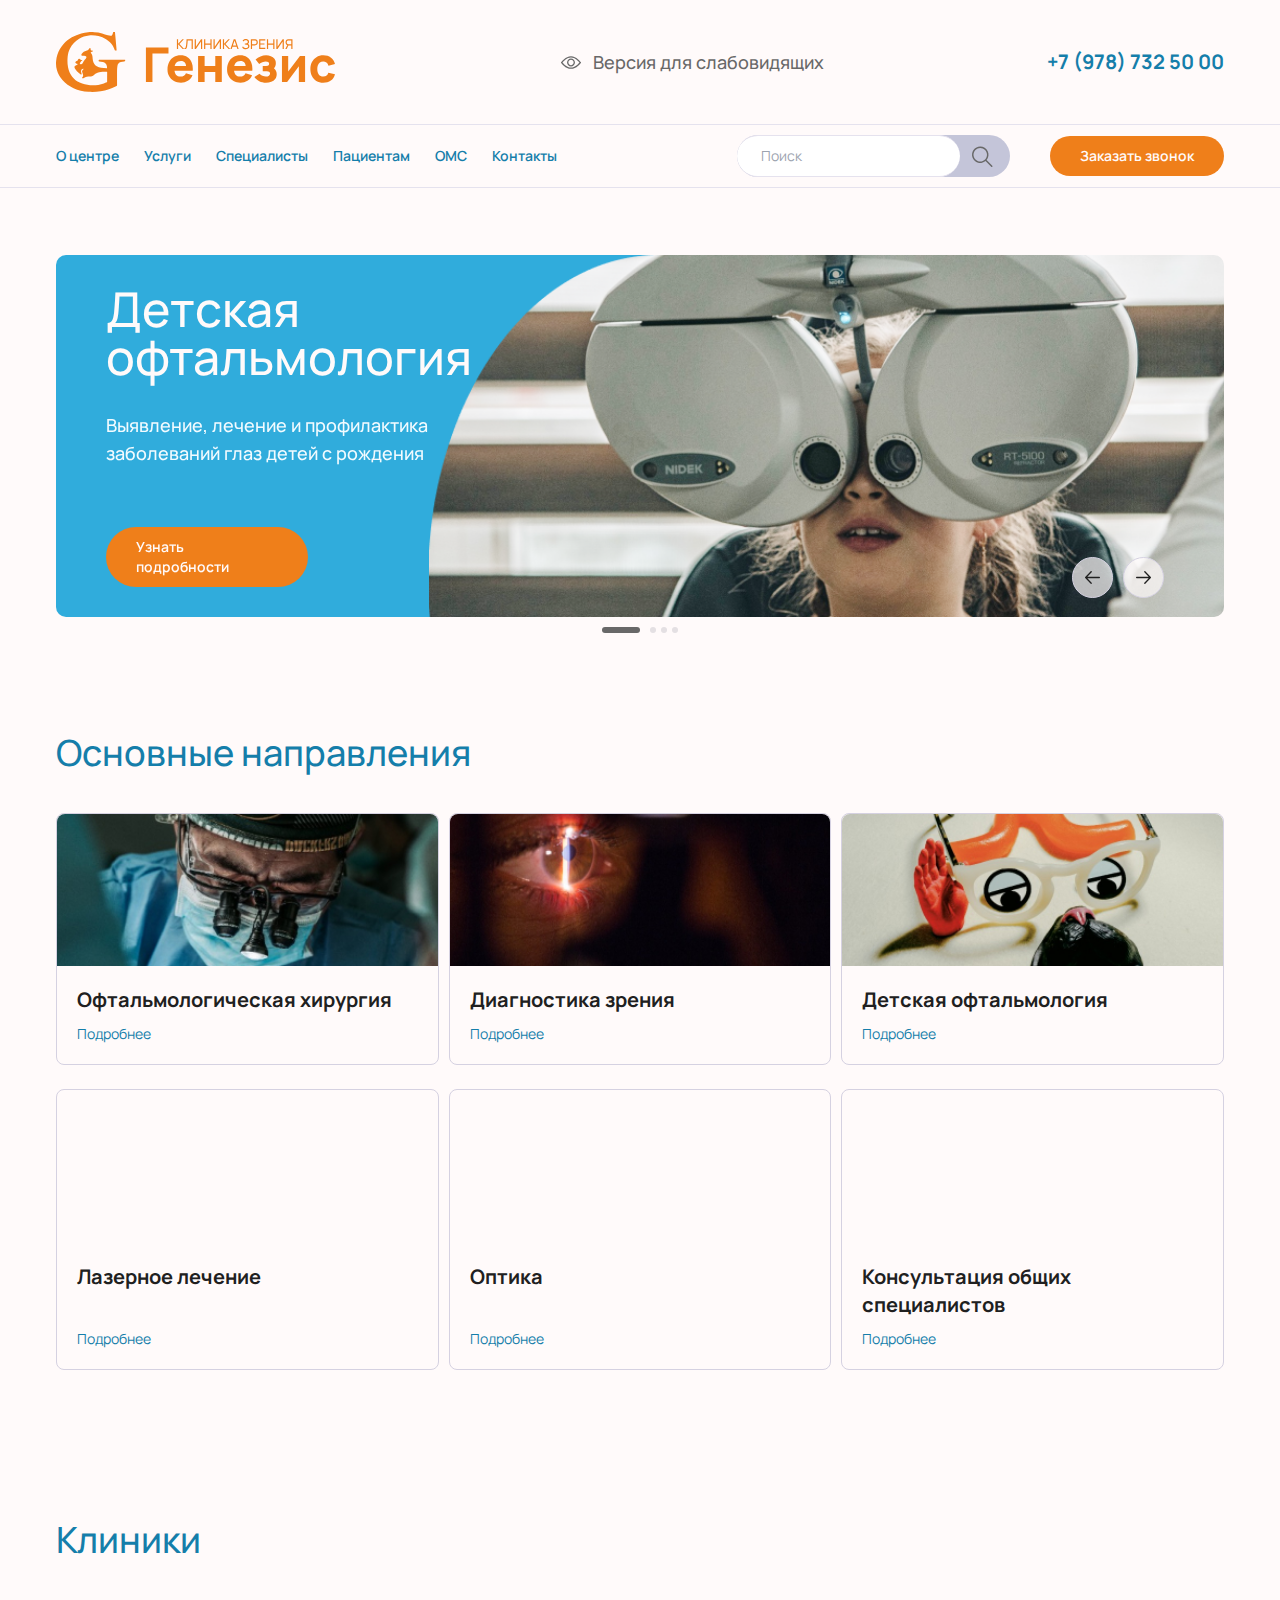
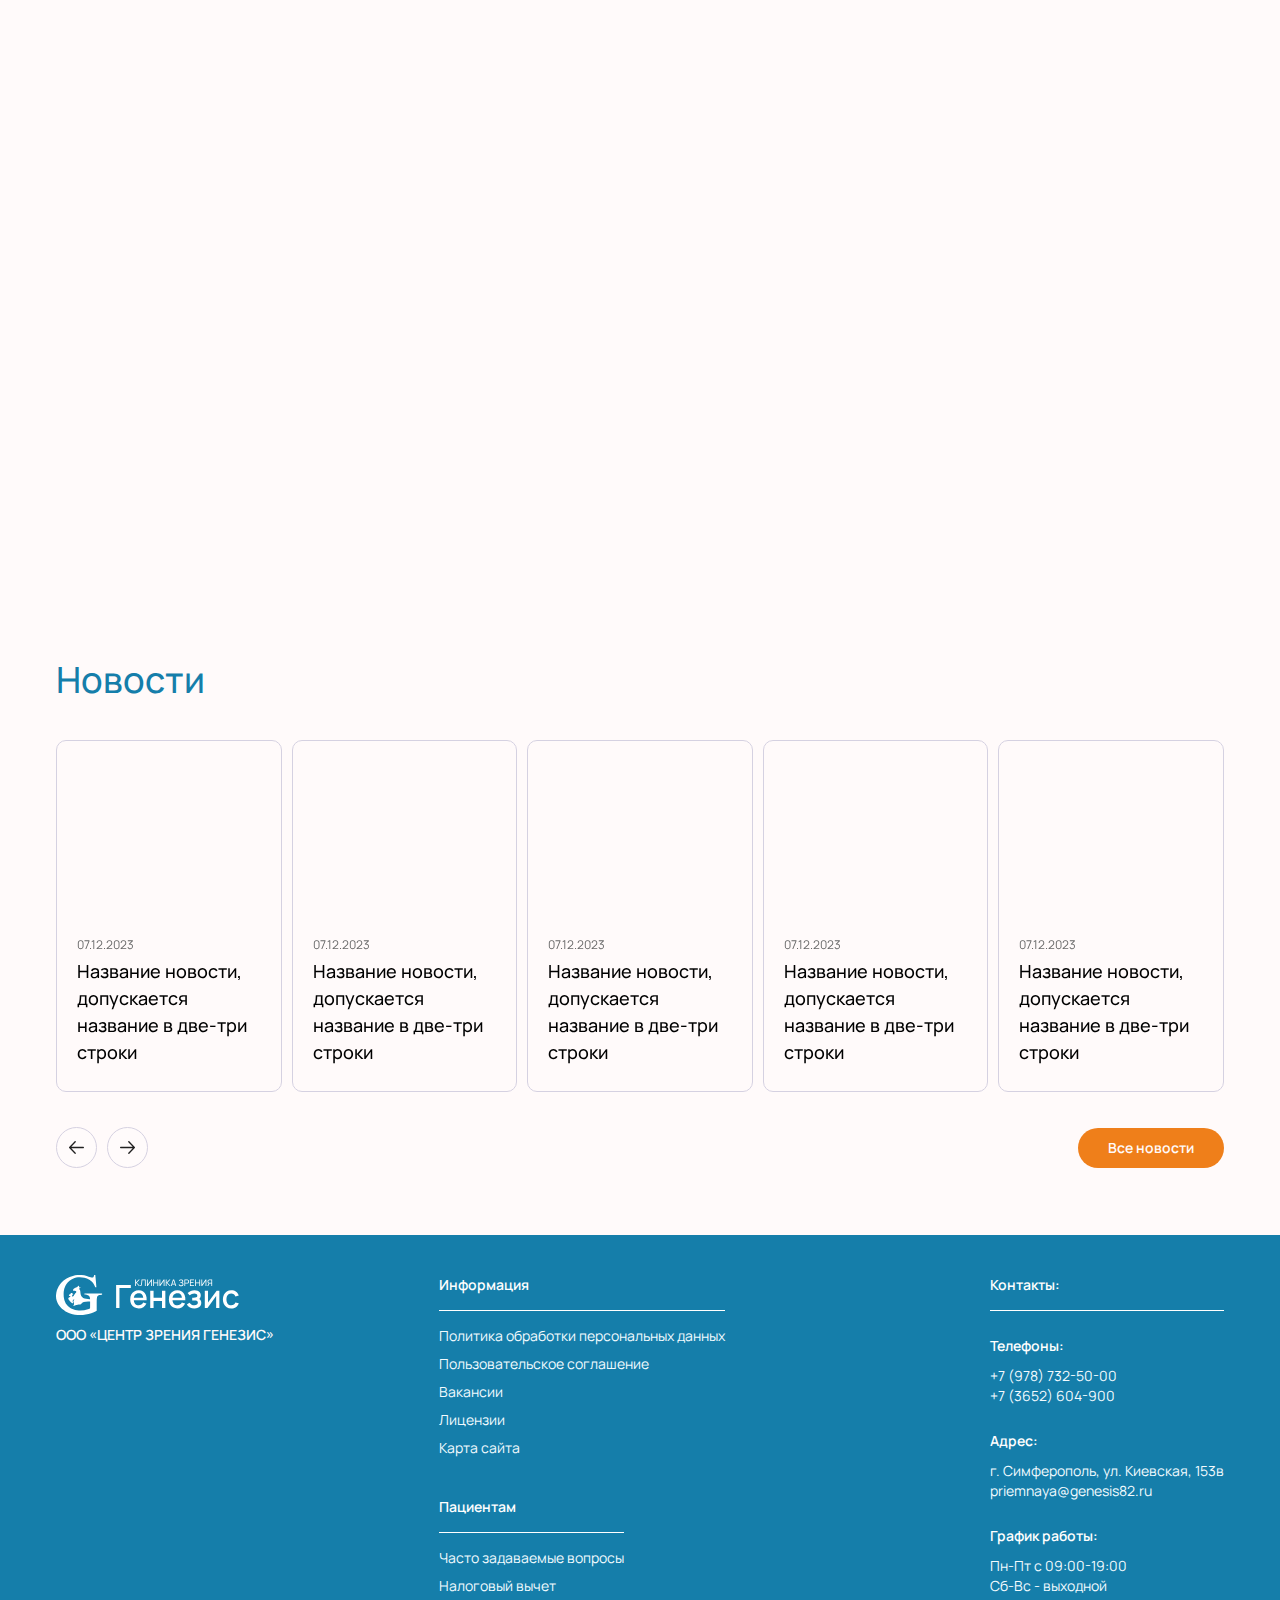
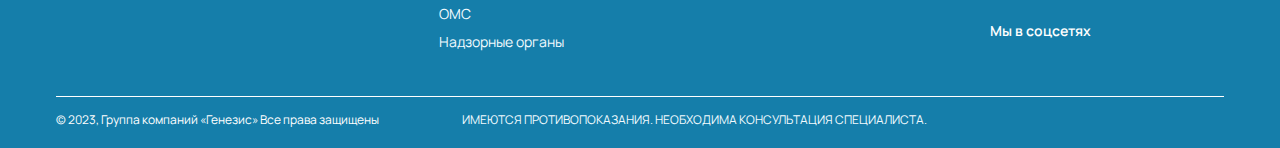
<file: app/index.html>
<!DOCTYPE html>
<html lang="en">

<head>
  <meta charset="UTF-8">
  <meta http-equiv="X-UA-Compatible" content="IE=edge">
  <meta name="viewport" content="width=device-width, initial-scale=1.0">
  <title>Document</title>
  <link rel="stylesheet" href="https://cdn.jsdelivr.net/npm/swiper@11/swiper-bundle.min.css" />
  <link rel="stylesheet" href="css/style.css">
</head>

<body>

  <header>
    <div class="container">
      <div class="flex justify-between items-center py-8">
        <a class="logo" href="#">
          <!-- <img class="logo__img" src="img/1x1.png" data-src="img/logo.svg" alt="logo"> -->
          <svg width="281" height="60" viewBox="0 0 281 60" fill="none" xmlns="http://www.w3.org/2000/svg">
            <g clip-path="url(#clip0_310_1718)">
              <path
                d="M60.5928 18.3892C60.0635 18.3892 59.5896 18.3782 59.1166 18.3892C58.825 18.3984 58.7973 18.1875 58.7124 17.9951C58.1352 16.681 57.6462 15.3165 56.9479 14.0687C55.3011 11.1279 52.9149 8.87363 50.0379 7.14024C47.6853 5.72279 45.1512 4.75401 42.4835 4.1104C39.3402 3.35419 36.1684 3.10213 32.9528 3.4651C29.4449 3.86673 26.163 4.9481 23.1474 6.79071C19.1925 9.20804 16.1164 12.4622 13.9948 16.5928C12.6505 19.2101 11.9027 22.0055 11.6363 24.9295C11.3229 28.3567 11.3935 31.7714 12.038 35.1617C12.7026 38.6604 14.0066 41.8835 16.1996 44.7142C18.1985 47.2937 20.7292 49.2161 23.6692 50.6067C26.9687 52.1662 30.4565 52.9904 34.088 53.2652C38.8151 53.6223 43.401 52.9291 47.8786 51.4369C48.844 51.1159 49.7758 50.6924 50.7252 50.321C51.0084 50.211 51.1185 50.0303 51.1185 49.7152C51.1185 46.5274 51.1285 43.3393 51.1487 40.151C51.1487 39.9224 51.1319 39.7309 50.8328 39.7157C47.6769 39.5334 44.537 39.5275 41.5189 40.6711C40.0358 41.2389 38.7104 42.1539 37.6539 43.3396C36.9246 44.1504 36.0642 44.3655 35.0895 44.4235C34.2106 44.4748 33.3292 44.5075 32.4495 44.5008C31.2875 44.4907 30.2112 44.7445 29.2071 45.341C28.6307 45.6822 28.0358 45.9972 27.4334 46.2896C26.9427 46.5283 26.5175 46.4249 26.2806 46.0535C26.1126 45.7939 26.0638 45.4973 26.326 45.2973C27.2779 44.5579 27.2082 43.5757 26.9587 42.5851C26.7444 41.734 26.4218 40.9105 26.1646 40.0703C25.9529 39.3763 26.0462 38.7587 26.6158 38.2344C26.9172 37.9446 27.1847 37.6216 27.4132 37.2715C27.4972 37.1455 27.4578 36.9354 27.4746 36.7581C27.3063 36.7528 27.1379 36.7584 26.9704 36.7749C26.8471 36.8013 26.7292 36.8485 26.6217 36.9144C26.1924 37.1522 25.6193 37.1934 25.4009 37.7278C25.0782 38.5184 24.9304 39.336 25.1589 40.1829C25.311 40.745 25.542 41.2937 25.6219 41.8633C25.6992 42.4112 25.2757 42.6935 24.7892 42.4103C24.1142 42.0185 23.4746 41.5687 22.8777 41.066C21.4972 39.8981 20.21 38.6335 19.242 37.0875C18.9903 36.6852 18.7795 36.2588 18.6127 35.8146C18.2691 34.8996 18.4917 34.2308 19.3361 33.7401C19.8277 33.4552 20.378 33.2729 20.9006 33.0418C21.0437 32.9864 21.1812 32.9178 21.3115 32.8368C21.7375 32.5369 21.698 32.0731 21.2224 31.8512C21.0304 31.7681 20.8306 31.7042 20.6259 31.6605C20.0537 31.5219 19.6798 31.1144 19.3874 30.659C19.2916 30.5094 19.3681 30.1641 19.4832 29.9809C19.7831 29.5053 20.2579 29.2113 20.7897 29.0516C21.3392 28.8836 21.6619 28.5559 21.8165 28.0064C21.9316 27.5997 22.1366 27.2443 22.5601 27.0443C23.3533 26.6679 23.7272 26.7612 24.3313 27.4014C24.564 27.6476 24.9194 27.798 25.2362 27.9425C26.4318 28.4819 26.7015 28.5618 25.6622 28.8911C25.4723 28.9516 25.2186 29.0037 25.1219 29.1432C24.7018 29.7658 24.2817 30.3968 23.9523 31.0707C23.6507 31.6899 23.9002 32.0882 24.5607 32.247C25.5059 32.4713 26.1571 32.163 26.6242 31.253C27.2964 29.9448 27.9989 28.6626 28.9668 27.5409C29.3491 27.0972 29.6927 26.6166 30.044 26.1512C30.1406 26.0139 30.2215 25.8662 30.2851 25.7109C30.6615 24.8572 30.296 24.0918 29.3693 23.9607C28.529 23.8422 27.6712 23.8515 26.8209 23.8002C26.5836 23.7928 26.347 23.7707 26.1126 23.7338C25.4664 23.6128 25.1883 23.0986 25.4404 22.4861C25.5362 22.2567 25.6924 22.0534 25.821 21.8383C26.8578 20.099 28.4921 19.2412 30.3742 18.7471C30.6044 18.6866 30.8254 18.5925 31.0556 18.5396C31.9269 18.3396 32.4546 17.7187 32.9478 17.0406C33.1444 16.7522 33.3733 16.4873 33.63 16.2508C33.7762 16.1248 34.0703 16.0139 34.2123 16.0827C34.3804 16.1609 34.5131 16.4247 34.5576 16.6297C34.6417 17.0372 34.6417 17.4641 34.7131 17.8749C34.8148 18.4303 34.982 18.5337 35.5348 18.5639C35.9102 18.5808 36.2833 18.6309 36.6498 18.7135C36.975 18.7908 37.0447 19.0303 36.8061 19.2697C36.6121 19.4448 36.3881 19.5835 36.1448 19.6789C35.918 19.7797 35.6575 19.8033 35.4248 19.8932C34.7467 20.157 34.5602 20.7334 35.0769 21.2325C36.0776 22.2046 36.3137 23.4591 36.4876 24.7345C36.6616 26.01 36.6557 27.3123 36.9128 28.5643C37.411 30.9715 38.5495 33.0175 40.7375 34.3274C42.0709 35.1247 43.5623 35.4449 45.0798 35.6415C46.9501 35.8835 48.8238 36.0927 50.6958 36.3195C50.926 36.3481 51.0941 36.3095 51.0815 36.0313C51.021 34.6971 50.8824 33.3754 50.1993 32.1882C49.4321 30.8556 48.171 30.1901 46.7443 29.8843C45.5755 29.6322 44.3715 29.5423 43.1783 29.4247C42.7734 29.3843 42.6162 29.2642 42.6213 28.8441C42.6347 27.7577 42.6213 27.7585 43.6959 27.7585H68.5775C69.1934 27.7585 69.1934 27.7585 69.1934 28.3693C69.1934 29.3633 69.1883 29.3205 68.1969 29.4616C67.0542 29.6297 65.8988 29.7927 64.794 30.112C62.8211 30.6833 61.7204 32.1184 61.428 34.103C61.2056 35.581 61.0851 37.0726 61.0676 38.5671C61.0247 43.4472 61.0474 48.3272 61.0676 53.208C61.0676 53.6441 60.9323 53.8886 60.5508 54.0953C58.1142 55.4195 55.5557 56.4715 52.9241 57.3403C46.2866 59.506 39.2916 60.362 32.3277 59.8609C27.2023 59.4694 22.245 58.3813 17.5465 56.2413C13.3117 54.3324 9.53334 51.5414 6.46391 48.055C3.95753 45.2125 2.07038 42.0053 0.960446 38.3571C0.0353594 35.3163 -0.173856 32.2176 0.130305 29.0651C0.520514 24.8487 1.80398 20.7637 3.89535 17.0818C4.93387 15.2518 6.19924 13.5822 7.57637 11.9942C9.92722 9.28473 12.7324 7.00582 15.866 5.25982C18.8272 3.5922 21.9825 2.2955 25.2606 1.39899C27.5182 0.783948 29.8112 0.316784 32.1437 0.186549C34.2056 0.0714384 36.2818 0.0857222 38.3462 0.169745C40.9753 0.278134 43.5892 0.599939 46.1099 1.40571C48.0248 2.01824 49.9035 2.75007 51.8234 3.34411C52.7056 3.61802 53.6425 3.73818 54.5634 3.85833C55.2893 3.95327 55.8153 3.55249 56.201 2.96265C56.7152 2.17452 56.9757 1.29144 57.1202 0.373919C57.1639 0.0932842 57.2689 -0.0109036 57.5504 0.0050607C57.8991 0.0244949 58.2487 0.0233726 58.5973 0.0016998C58.8872 -0.0159449 58.9939 0.103367 59.0174 0.37896C59.1359 1.77121 59.2695 3.16262 59.3913 4.55487C59.6921 7.88048 59.9926 11.2066 60.2929 14.5334C60.3987 15.7164 60.4928 16.9011 60.5911 18.085C60.5979 18.1665 60.5928 18.248 60.5928 18.3892Z"
                fill="#EF7F1A" />
              <path
                d="M120.905 17V7.28H122.107V11.843L126.359 7.28H127.871L123.457 11.9982L128.216 17H126.663L122.107 12.248V17H120.905ZM128.483 17V15.9537C128.722 15.9762 128.92 15.965 129.077 15.92C129.235 15.875 129.363 15.7782 129.462 15.6297C129.566 15.4812 129.656 15.2652 129.732 14.9817C129.809 14.6937 129.883 14.3202 129.955 13.8612C130.049 13.3212 130.128 12.7767 130.191 12.2277C130.254 11.6742 130.308 11.1207 130.353 10.5672C130.403 10.0092 130.443 9.45575 130.475 8.90675C130.506 8.35325 130.533 7.811 130.556 7.28H136.813V17H135.611V8.42075H131.696C131.669 8.83025 131.64 9.269 131.609 9.737C131.582 10.2005 131.546 10.6842 131.501 11.1882C131.456 11.6922 131.402 12.212 131.339 12.7475C131.276 13.283 131.197 13.8275 131.102 14.381C131.026 14.8265 130.934 15.2337 130.826 15.6027C130.722 15.9717 130.576 16.28 130.387 16.5275C130.202 16.775 129.957 16.9437 129.651 17.0338C129.35 17.1238 128.96 17.1125 128.483 17ZM146.203 17H144.988V9.3995L139.918 17H138.703V7.28H139.918V14.8737L144.988 7.28H146.203V17ZM148.09 17V7.28H149.292V11.5662H154.408V7.28H155.61V17H154.408V12.707H149.292V17H148.09ZM165.002 17H163.787V9.3995L158.718 17H157.503V7.28H158.718V14.8737L163.787 7.28H165.002V17ZM166.89 17V7.28H168.091V11.843L172.344 7.28H173.856L169.441 11.9982L174.2 17H172.648L168.091 12.248V17H166.89ZM174.468 17L177.721 7.28H179.395L182.649 17H181.4L178.356 7.982H178.734L175.717 17H174.468ZM176.034 14.7252V13.598H181.083V14.7252H176.034ZM189.78 17.2025C189.114 17.2025 188.533 17.1058 188.038 16.9122C187.548 16.7142 187.14 16.4577 186.816 16.1427C186.497 15.8232 186.254 15.4812 186.087 15.1167L187.154 14.4552C187.262 14.7387 187.428 15.002 187.653 15.245C187.883 15.488 188.175 15.6837 188.531 15.8322C188.891 15.9807 189.323 16.055 189.827 16.055C190.34 16.055 190.77 15.9762 191.116 15.8187C191.463 15.6567 191.721 15.4385 191.892 15.164C192.068 14.885 192.156 14.5655 192.156 14.2055C192.156 13.796 192.054 13.481 191.852 13.2605C191.649 13.0355 191.377 12.878 191.035 12.788C190.698 12.6935 190.324 12.6395 189.915 12.626C189.595 12.6125 189.366 12.6035 189.226 12.599C189.087 12.5945 188.992 12.5922 188.943 12.5922C188.898 12.5922 188.855 12.5922 188.814 12.5922V11.4447C188.855 11.4447 188.94 11.4447 189.071 11.4447C189.201 11.4447 189.339 11.4447 189.483 11.4447C189.627 11.4402 189.741 11.4357 189.827 11.4312C190.43 11.3997 190.909 11.2467 191.265 10.9722C191.62 10.6932 191.798 10.3107 191.798 9.82475C191.798 9.32075 191.616 8.927 191.251 8.6435C190.891 8.36 190.421 8.21825 189.84 8.21825C189.291 8.21825 188.823 8.3465 188.436 8.603C188.054 8.8595 187.748 9.19025 187.518 9.59525L186.594 8.8055C186.909 8.306 187.345 7.89425 187.903 7.57025C188.466 7.24175 189.123 7.0775 189.874 7.0775C190.288 7.0775 190.686 7.13375 191.069 7.24625C191.456 7.35425 191.798 7.52075 192.095 7.74575C192.396 7.96625 192.635 8.2475 192.81 8.5895C192.986 8.927 193.074 9.3275 193.074 9.791C193.074 10.2905 192.968 10.7337 192.756 11.1207C192.545 11.5077 192.268 11.807 191.926 12.0185C192.399 12.176 192.768 12.437 193.033 12.8015C193.299 13.166 193.431 13.6385 193.431 14.219C193.431 14.8265 193.276 15.353 192.966 15.7985C192.66 16.244 192.232 16.5905 191.683 16.838C191.134 17.081 190.5 17.2025 189.78 17.2025ZM194.852 17V7.28H198.693C198.788 7.28 198.9 7.2845 199.031 7.2935C199.161 7.298 199.287 7.3115 199.409 7.334C199.935 7.415 200.376 7.595 200.732 7.874C201.092 8.153 201.362 8.50625 201.542 8.93375C201.722 9.35675 201.812 9.827 201.812 10.3445C201.812 10.8575 201.719 11.3277 201.535 11.7552C201.355 12.1782 201.085 12.5315 200.725 12.815C200.369 13.094 199.931 13.274 199.409 13.355C199.287 13.373 199.161 13.3865 199.031 13.3955C198.9 13.4045 198.788 13.409 198.693 13.409H196.054V17H194.852ZM196.054 12.2682H198.653C198.738 12.2682 198.835 12.2637 198.943 12.2547C199.055 12.2457 199.161 12.23 199.26 12.2075C199.571 12.1355 199.823 12.005 200.016 11.816C200.214 11.6225 200.358 11.3975 200.448 11.141C200.538 10.88 200.583 10.6145 200.583 10.3445C200.583 10.0745 200.538 9.81125 200.448 9.55475C200.358 9.29375 200.214 9.0665 200.016 8.873C199.823 8.6795 199.571 8.549 199.26 8.4815C199.161 8.4545 199.055 8.43875 198.943 8.43425C198.835 8.42525 198.738 8.42075 198.653 8.42075H196.054V12.2682ZM203.158 17V7.28H209.3V8.42075H204.359V11.465H208.49V12.6057H204.359V15.8592H209.3V17H203.158ZM210.923 17V7.28H212.125V11.5662H217.241V7.28H218.443V17H217.241V12.707H212.125V17H210.923ZM227.835 17H226.62V9.3995L221.551 17H220.336V7.28H221.551V14.8737L226.62 7.28H227.835V17ZM236.48 17H235.278V13.409H232.288L231.829 13.3347C231.073 13.1952 230.499 12.851 230.108 12.302C229.716 11.7485 229.52 11.096 229.52 10.3445C229.52 9.827 229.61 9.35675 229.79 8.93375C229.975 8.50625 230.245 8.153 230.6 7.874C230.96 7.595 231.401 7.415 231.923 7.334C232.049 7.3115 232.175 7.298 232.301 7.2935C232.432 7.2845 232.544 7.28 232.639 7.28H236.48V17ZM230.695 17H229.318L231.424 12.68L232.612 13.0445L230.695 17ZM235.278 12.2682V8.42075H232.679C232.598 8.42075 232.502 8.42525 232.389 8.43425C232.281 8.43875 232.175 8.4545 232.072 8.4815C231.761 8.549 231.509 8.6795 231.316 8.873C231.122 9.0665 230.978 9.29375 230.884 9.55475C230.794 9.81125 230.749 10.0745 230.749 10.3445C230.749 10.6145 230.794 10.88 230.884 11.141C230.978 11.3975 231.122 11.6225 231.316 11.816C231.509 12.005 231.761 12.1355 232.072 12.2075C232.175 12.23 232.281 12.2457 232.389 12.2547C232.502 12.2637 232.598 12.2682 232.679 12.2682H235.278Z"
                fill="#EF7F1A" />
              <path
                d="M89.9206 50V15.44H112.481V21.536H96.4486V50H89.9206ZM124.984 50.72C122.328 50.72 119.984 50.152 117.952 49.016C115.936 47.864 114.352 46.288 113.2 44.288C112.064 42.272 111.496 39.968 111.496 37.376C111.496 34.544 112.056 32.08 113.176 29.984C114.296 27.888 115.84 26.264 117.808 25.112C119.776 23.944 122.04 23.36 124.6 23.36C127.32 23.36 129.632 24 131.536 25.28C133.44 26.56 134.848 28.36 135.76 30.68C136.672 33 136.992 35.728 136.72 38.864H130.264V36.464C130.264 33.824 129.84 31.928 128.992 30.776C128.16 29.608 126.792 29.024 124.888 29.024C122.664 29.024 121.024 29.704 119.968 31.064C118.928 32.408 118.408 34.4 118.408 37.04C118.408 39.456 118.928 41.328 119.968 42.656C121.024 43.968 122.568 44.624 124.6 44.624C125.88 44.624 126.976 44.344 127.888 43.784C128.8 43.224 129.496 42.416 129.976 41.36L136.504 43.232C135.528 45.6 133.984 47.44 131.872 48.752C129.776 50.064 127.48 50.72 124.984 50.72ZM116.392 38.864V34.016H133.576V38.864H116.392ZM142.091 50V24.08H148.619V33.968H159.275V24.08H165.803V50H159.275V40.064H148.619V50H142.091ZM184.562 50.72C181.906 50.72 179.562 50.152 177.53 49.016C175.514 47.864 173.93 46.288 172.778 44.288C171.642 42.272 171.074 39.968 171.074 37.376C171.074 34.544 171.634 32.08 172.754 29.984C173.874 27.888 175.418 26.264 177.386 25.112C179.354 23.944 181.618 23.36 184.178 23.36C186.898 23.36 189.21 24 191.114 25.28C193.018 26.56 194.426 28.36 195.338 30.68C196.25 33 196.57 35.728 196.298 38.864H189.842V36.464C189.842 33.824 189.418 31.928 188.57 30.776C187.738 29.608 186.37 29.024 184.466 29.024C182.242 29.024 180.602 29.704 179.546 31.064C178.506 32.408 177.986 34.4 177.986 37.04C177.986 39.456 178.506 41.328 179.546 42.656C180.602 43.968 182.146 44.624 184.178 44.624C185.458 44.624 186.554 44.344 187.466 43.784C188.378 43.224 189.074 42.416 189.554 41.36L196.082 43.232C195.106 45.6 193.562 47.44 191.45 48.752C189.354 50.064 187.058 50.72 184.562 50.72ZM175.97 38.864V34.016H193.154V38.864H175.97ZM209.948 50.72C207.532 50.72 205.292 50.224 203.228 49.232C201.18 48.224 199.564 46.848 198.38 45.104L203.516 41.648C204.428 42.576 205.404 43.304 206.444 43.832C207.5 44.36 208.652 44.624 209.9 44.624C211.196 44.624 212.204 44.344 212.924 43.784C213.66 43.224 214.028 42.48 214.028 41.552C214.028 40.656 213.732 40.048 213.14 39.728C212.564 39.408 211.828 39.24 210.932 39.224C210.052 39.208 209.164 39.2 208.268 39.2H206.732V34.112H208.268C209.612 34.112 210.756 34 211.7 33.776C212.644 33.536 213.116 32.88 213.116 31.808C213.116 30.912 212.788 30.288 212.132 29.936C211.476 29.584 210.716 29.408 209.852 29.408C208.7 29.408 207.54 29.656 206.372 30.152C205.204 30.648 204.14 31.232 203.18 31.904L199.58 27.44C201.052 26.208 202.684 25.224 204.476 24.488C206.284 23.736 208.172 23.36 210.14 23.36C211.804 23.36 213.372 23.648 214.844 24.224C216.332 24.8 217.532 25.672 218.444 26.84C219.372 27.992 219.836 29.44 219.836 31.184C219.836 32.304 219.612 33.4 219.164 34.472C218.716 35.544 217.948 36.608 216.86 37.664L216.812 35.6C217.612 36.016 218.3 36.552 218.876 37.208C219.468 37.848 219.916 38.592 220.22 39.44C220.54 40.288 220.7 41.216 220.7 42.224C220.7 44.08 220.204 45.64 219.212 46.904C218.22 48.168 216.908 49.12 215.276 49.76C213.644 50.4 211.868 50.72 209.948 50.72ZM249.087 24.08V50H242.847V34.16L231.135 50H225.951V24.08H232.191V39.392L243.951 24.08H249.087ZM267.235 50.72C264.547 50.72 262.243 50.12 260.323 48.92C258.403 47.72 256.931 46.088 255.907 44.024C254.883 41.96 254.371 39.632 254.371 37.04C254.371 34.416 254.899 32.072 255.955 30.008C257.027 27.944 258.531 26.32 260.467 25.136C262.403 23.952 264.691 23.36 267.331 23.36C270.387 23.36 272.947 24.136 275.011 25.688C277.091 27.224 278.419 29.328 278.995 32L272.467 33.728C272.083 32.384 271.411 31.336 270.451 30.584C269.507 29.832 268.435 29.456 267.235 29.456C265.859 29.456 264.731 29.792 263.851 30.464C262.971 31.12 262.323 32.024 261.907 33.176C261.491 34.312 261.283 35.6 261.283 37.04C261.283 39.296 261.779 41.128 262.771 42.536C263.779 43.928 265.267 44.624 267.235 44.624C268.707 44.624 269.827 44.288 270.595 43.616C271.363 42.944 271.939 41.984 272.323 40.736L278.995 42.128C278.259 44.88 276.867 47 274.819 48.488C272.771 49.976 270.243 50.72 267.235 50.72Z"
                fill="#EF7F1A" />
            </g>
          </svg>

        </a>
        <button class="eye flex gap-3 items-center text-gray font-manrope-500" href="#">
          <img src="img/1x1.png" data-src="img/icons/eye.svg" alt="eye">
          <span class="block">Версия для слабовидящих</span>
        </button>
        <a class="hidden md:block font-manrope-700 text-accent text-xl" href="tel:+79787325000">+7 (978) 732 50 00</a>
      </div>
    </div>
    <div class="subheader border-y border-divider text-sm font-manrope-600">
      <div class="container">
        <div class="flex justify-between items-center py-2.5">
          <nav class="menu text-accent">
            <div class="humb">
              <div class="hamb__field" id="hamb">
                <div class="bar"></div>
                <div class="bar"></div>
                <div class="bar"></div>
              </div>
            </div>
            <ul class="menu__list flex gap-5 2xl:gap-[25px]">
              <li class="menu__list-item border-b border-transparent hover:border-accent">
                <a href="#">О центре</a>
                <ul class="menu__submenu font-manrope-400">
                  <li>
                    <a href="#">Условия нахождения</a>
                  </li>
                  <li>
                    <a href="#">Внутренний распорядок</a>
                  </li>
                  <li>
                    <a href="#">Получение медицинской документации</a>
                  </li>
                  <li>
                    <a href="#">Налоговый вычет</a>
                  </li>
                </ul>
              </li>
              <li class="menu__list-item border-b border-transparent hover:border-accent">
                <a href="#">Услуги</a>
                <ul class="menu__submenu font-manrope-400">
                  <li>
                    <a href="#">Условия нахождения</a>
                  </li>
                  <li>
                    <a href="#">Внутренний распорядок</a>
                  </li>
                  <li>
                    <a href="#">Получение медицинской документации</a>
                  </li>
                  <li>
                    <a href="#">Налоговый вычет</a>
                  </li>
                </ul>
              </li>
              <li class="menu__list-item border-b border-transparent hover:border-accent">
                <a href="#">Специалисты</a>
                <ul class="menu__submenu font-manrope-400">
                  <li>
                    <a href="#">Условия нахождения</a>
                  </li>
                  <li>
                    <a href="#">Внутренний распорядок</a>
                  </li>
                  <li>
                    <a href="#">Получение медицинской документации</a>
                  </li>
                  <li>
                    <a href="#">Налоговый вычет</a>
                  </li>
                </ul>
              </li>
              <li class="menu__list-item border-b border-transparent hover:border-accent">
                <a href="#">Пациентам</a>
                <ul class="menu__submenu font-manrope-400">
                  <li>
                    <a href="#">Условия нахождения</a>
                  </li>
                  <li>
                    <a href="#">Внутренний распорядок</a>
                  </li>
                  <li>
                    <a href="#">Получение медицинской документации</a>
                  </li>
                  <li>
                    <a href="#">Налоговый вычет</a>
                  </li>
                </ul>
              </li>
              <li class="menu__list-item border-b border-transparent hover:border-accent">
                <a href="#">ОМС</a>
                <ul class="menu__submenu font-manrope-400">
                  <li>
                    <a href="#">Условия нахождения</a>
                  </li>
                  <li>
                    <a href="#">Внутренний распорядок</a>
                  </li>
                  <li>
                    <a href="#">Получение медицинской документации</a>
                  </li>
                  <li>
                    <a href="#">Налоговый вычет</a>
                  </li>
                </ul>
              </li>
              <li class="menu__list-item border-b border-transparent hover:border-accent">
                <a href="#">Контакты</a>
                <ul class="menu__submenu font-manrope-400">
                  <li>
                    <a href="#">Условия нахождения</a>
                  </li>
                  <li>
                    <a href="#">Внутренний распорядок</a>
                  </li>
                  <li>
                    <a href="#">Получение медицинской документации</a>
                  </li>
                  <li>
                    <a href="#">Налоговый вычет</a>
                  </li>
                </ul>
              </li>
            </ul>
          </nav>
          <form class="search-form font-manrope-400 ml-auto mr-4 w-[40%] order-1 sm:order-none xl:w-auto 2xl:mr-10"
            action="#" method="post">
            <div class="flex gap-2.5 items-center bg-neutrallight rounded-[50px] pr-4">
              <input
                class="py-2.5 px-4 border-y border-divider rounded-[50px] outline-none text-gray w-[90%] xl:w-auto 2xl:px-6"
                type="text" placeholder="Поиск">
              <div class="eye-img">
                <img class="w-full h-full" src="img/1x1.png" data-src="img/icons/search.svg" alt="search">
              </div>
            </div>
          </form>
          <a class="request-a-call py-2.5 px-5 bg-brand rounded-[50px] text-milk font-manrope-600 text-sm flex-none ml-auto sm:ml-0 2xl:px-[30px]"
            href="#">Заказать звонок</a>
        </div>
      </div>
    </div>
    <div class="popup" id="popup-menu">
      <!-- <div class="container"> -->
      <ul class="popup-menu__list flex">
        <li class="popup-menu__list-item">
          <a href="#">О центре</a>
          <ul class="popup-menu__submenu font-manrope-400">
            <li>
              <a href="#">Условия нахождения</a>
            </li>
            <li>
              <a href="#">Внутренний распорядок</a>
            </li>
            <li>
              <a href="#">Получение медицинской документации</a>
            </li>
            <li>
              <a href="#">Налоговый вычет</a>
            </li>
          </ul>
        </li>
        <li class="popup-menu__list-item">
          <a href="#">Услуги</a>
          <ul class="popup-menu__submenu font-manrope-400">
            <li>
              <a href="#">Условия нахождения</a>
            </li>
            <li>
              <a href="#">Внутренний распорядок</a>
            </li>
            <li>
              <a href="#">Получение медицинской документации</a>
            </li>
            <li>
              <a href="#">Налоговый вычет</a>
            </li>
          </ul>
        </li>
        <li class="popup-menu__list-item">
          <a href="#">Специалисты</a>
          <ul class="popup-menu__submenu font-manrope-400">
            <li>
              <a href="#">Условия нахождения</a>
            </li>
            <li>
              <a href="#">Внутренний распорядок</a>
            </li>
            <li>
              <a href="#">Получение медицинской документации</a>
            </li>
            <li>
              <a href="#">Налоговый вычет</a>
            </li>
          </ul>
        </li>
        <li class="popup-menu__list-item">
          <a href="#">Пациентам</a>
          <ul class="popup-menu__submenu font-manrope-400">
            <li>
              <a href="#">Условия нахождения</a>
            </li>
            <li>
              <a href="#">Внутренний распорядок</a>
            </li>
            <li>
              <a href="#">Получение медицинской документации</a>
            </li>
            <li>
              <a href="#">Налоговый вычет</a>
            </li>
          </ul>
        </li>
        <li class="popup-menu__list-item">
          <a href="#">ОМС</a>
          <ul class="popup-menu__submenu font-manrope-400">
            <li>
              <a href="#">Условия нахождения</a>
            </li>
            <li>
              <a href="#">Внутренний распорядок</a>
            </li>
            <li>
              <a href="#">Получение медицинской документации</a>
            </li>
            <li>
              <a href="#">Налоговый вычет</a>
            </li>
          </ul>
        </li>
        <li class="popup-menu__list-item">
          <a href="#">Контакты</a>
          <ul class="popup-menu__submenu font-manrope-400">
            <li>
              <a href="#">Условия нахождения</a>
            </li>
            <li>
              <a href="#">Внутренний распорядок</a>
            </li>
            <li>
              <a href="#">Получение медицинской документации</a>
            </li>
            <li>
              <a href="#">Налоговый вычет</a>
            </li>
          </ul>
        </li>
      </ul>
      <!-- </div> -->
    </div>
  </header>

  <main class="mt-[67px]">

    <section>
      <div class="container">
        <div class="swiper slider banner">
          <div class="swiper-wrapper">

            <div class="swiper-slide pb-4">
              <div
                class="py-[30px] px-[50px] bg-jadegravel rounded-[10px] bg-no-repeat bg-[length:81%] lg:bg-[270%] xl:bg-[180%] bg-none lg:bg-contain lg:bg-banner 2xl:bg-[140%] 3xl:bg-right">
                <div
                  class="max-w-[470px] min-h-[246px] sm:min-h-[230px] lg:min-h-max xl:min-h-[230px] 2xl:min-h-[286px] font-manrope-500 flex flex-col">
                  <h2 class="text-milk text-2xl sm:text-4xl xl:text-5xl mb-4 sm:mb-[30px]">
                    Детская офтальмология
                  </h2>
                  <p class="text-base sm:text-lg text-jadelight mb-[30px] 2xl:mb-[60px] mt-auto">
                    Выявление, лечение и профилактика <br> заболеваний глаз детей с рождения
                  </p>
                  <a class="py-2.5 px-[30px] bg-brand rounded-[50px] text-milk font-manrope-600 max-w-[202px] text-sm"
                    href="#">Узнать
                    подробности</a>
                </div>
              </div>
            </div>

            <div class="swiper-slide pb-4">
              <div
                class="py-[30px] px-[50px] bg-jadegravel rounded-[10px] bg-no-repeat bg-[length:81%] lg:bg-[270%] xl:bg-[180%] bg-none lg:bg-contain lg:bg-banner 2xl:bg-[140%] 3xl:bg-right">
                <div
                  class="max-w-[470px] min-h-[246px] sm:min-h-[230px] lg:min-h-max xl:min-h-[230px] 2xl:min-h-[286px] font-manrope-500 flex flex-col">
                  <h2 class="text-milk text-2xl sm:text-4xl xl:text-5xl mb-4 sm:mb-[30px]">
                    Офтальмология
                  </h2>
                  <p class="text-base sm:text-lg text-jadelight mb-[30px] 2xl:mb-[60px] mt-auto">
                    Выявление, лечение и профилактика <br> заболеваний глаз детей с рождения
                  </p>
                  <a class="py-2.5 px-[30px] bg-brand rounded-[50px] text-milk font-manrope-600 max-w-[202px] text-sm"
                    href="#">Узнать
                    подробности</a>
                </div>
              </div>
            </div>

            <div class="swiper-slide pb-4">
              <div
                class="py-[30px] px-[50px] bg-jadegravel rounded-[10px] bg-no-repeat bg-[length:81%] lg:bg-[270%] xl:bg-[180%] bg-none lg:bg-contain lg:bg-banner 2xl:bg-[140%] 3xl:bg-right">
                <div
                  class="max-w-[470px] min-h-[246px] sm:min-h-[230px] lg:min-h-max xl:min-h-[230px] 2xl:min-h-[286px] font-manrope-500 flex flex-col">
                  <h2 class="text-milk text-2xl sm:text-4xl xl:text-5xl mb-4 sm:mb-[30px]">
                    Детская офтальмология
                  </h2>
                  <p class="text-base sm:text-lg text-jadelight mb-[30px] 2xl:mb-[60px] mt-auto">
                    Выявление, лечение и профилактика <br> заболеваний глаз детей с рождения
                  </p>
                  <a class="py-2.5 px-[30px] bg-brand rounded-[50px] text-milk font-manrope-600 max-w-[202px] text-sm"
                    href="#">Узнать
                    подробности</a>
                </div>
              </div>
            </div>

            <div class="swiper-slide pb-4">
              <div
                class="py-[30px] px-[50px] bg-jadegravel rounded-[10px] bg-no-repeat bg-[length:81%] lg:bg-[270%] xl:bg-[180%] bg-none lg:bg-contain lg:bg-banner 2xl:bg-[140%] 3xl:bg-right">
                <div
                  class="max-w-[470px] min-h-[246px] sm:min-h-[230px] lg:min-h-max xl:min-h-[230px] 2xl:min-h-[286px] font-manrope-500 flex flex-col">
                  <h2 class="text-milk text-2xl sm:text-4xl xl:text-5xl mb-4 sm:mb-[30px]">
                    Офтальмология
                  </h2>
                  <p class="text-base sm:text-lg text-jadelight mb-4 sm:mb-[30px] 2xl:mb-[60px] mt-auto">
                    Выявление, лечение и профилактика <br> заболеваний глаз детей с рождения
                  </p>
                  <a class="py-2.5 px-[30px] bg-brand rounded-[50px] text-milk font-manrope-600 max-w-[202px] text-sm"
                    href="#">Узнать
                    подробности</a>
                </div>
              </div>
            </div>

          </div>
          <div class="swiper-pagination"></div>
          <div class="swiper-button-prev hidden sm:block"></div>
          <div class="swiper-button-next hidden sm:block"></div>
        </div>
      </div>
    </section>

    <section class="mt-[50px] lg:mt-[100px]">
      <div class="container">
        <h2 class="text-accent text-2xl mb-7 md:text-4xl md:mb-10">
          Основные направления
        </h2>
        <div class="grid gap-x-2.5 gap-y-6 grid-cols-1 md:grid-cols-2 xl:grid-cols-3">
          <div class="border border-pastel rounded-lg flex flex-col justify-between">
            <div class="w-full relative pb-[40%]">
              <img class="w-full rounded-t-lg h-full absolute" src="img/1x1.png" data-src="img/content/directions/1.jpg"
                alt="Офтальмолог">
            </div>
            <div class="p-5 flex flex-col justify-between h-full">
              <h4 class="font-manrope-700 text-base lg:text-xl mb-2.5">
                Офтальмологическая хирургия
              </h4>
              <a class="text-sm text-accent font-manrope-400" href="#">
                Подробнее
              </a>
            </div>
          </div>
          <div class="border border-pastel rounded-lg flex flex-col justify-between">
            <div class="w-full relative pb-[40%]">
              <img class="w-full rounded-t-lg h-full absolute" src="img/1x1.png" data-src="img/content/directions/2.jpg"
                alt="Диагностика зрения">
            </div>
            <div class="p-5 flex flex-col justify-between h-full">
              <h4 class="font-manrope-700 text-base lg:text-xl mb-2.5">
                Диагностика зрения
              </h4>
              <a class="text-sm text-accent font-manrope-400" href="#">
                Подробнее
              </a>
            </div>
          </div>
          <div class="border border-pastel rounded-lg flex flex-col justify-between">
            <div class="w-full relative pb-[40%]">
              <img class="w-full rounded-t-lg h-full absolute" src="img/1x1.png" data-src="img/content/directions/3.jpg"
                alt="Детская офтальмология">
            </div>
            <div class="p-5 flex flex-col justify-between h-full">
              <h4 class="font-manrope-700 text-base lg:text-xl mb-2.5">
                Детская офтальмология
              </h4>
              <a class="text-sm text-accent font-manrope-400" href="#">
                Подробнее
              </a>
            </div>
          </div>
          <div class="border border-pastel rounded-lg flex flex-col justify-between">
            <div class="w-full relative pb-[40%]">
              <img class="w-full rounded-t-lg h-full absolute" src="img/1x1.png" data-src="img/content/directions/4.jpg"
                alt="Лазерное лечение">
            </div>
            <div class="p-5 flex flex-col justify-between h-full">
              <h4 class="font-manrope-700 text-base lg:text-xl mb-2.5">
                Лазерное лечение
              </h4>
              <a class="text-sm text-accent font-manrope-400" href="#">
                Подробнее
              </a>
            </div>
          </div>
          <div class="border border-pastel rounded-lg flex flex-col justify-between">
            <div class="w-full relative pb-[40%]">
              <img class="w-full rounded-t-lg h-full absolute" src="img/1x1.png" data-src="img/content/directions/5.jpg"
                alt="Оптика">
            </div>
            <div class="p-5 flex flex-col justify-between h-full">
              <h4 class="font-manrope-700 text-base lg:text-xl mb-2.5">
                Оптика
              </h4>
              <a class="text-sm text-accent font-manrope-400" href="#">
                Подробнее
              </a>
            </div>
          </div>
          <div class="border border-pastel rounded-lg flex flex-col justify-between">
            <div class="w-full relative pb-[40%]">
              <img class="w-full rounded-t-lg h-full absolute" src="img/1x1.png" data-src="img/content/directions/6.jpg"
                alt="Консультация общих специалистов">
            </div>
            <div class="p-5 flex flex-col justify-between h-full">
              <h4 class="font-manrope-700 text-base lg:text-xl mb-2.5">
                Консультация общих специалистов
              </h4>
              <a class="text-sm text-accent font-manrope-400" href="#">
                Подробнее
              </a>
            </div>
          </div>
        </div>
      </div>
    </section>

    <section class="mt-[50px] lg:mt-[150px]">
      <div class="container">
        <h2 class="text-accent text-2xl mb-7 md:text-4xl md:mb-10">
          Клиники
        </h2>
        <div class="h-[200px] sm:h-[350px] xl:h-[510px]" id="map"></div>
      </div>
    </section>

    <section class="mt-[50px] mb-[63px] lg:mt-[150px]">
      <div class="container">
        <div class="slider new-block">
          <h2 class="text-accent text-2xl mb-7 md:text-4xl md:mb-10">
            Новости
          </h2>
          <div class="swiper news pb-20 relative">
            <div class="swiper-wrapper">

              <div class="swiper-slide">
                <a class="block border border-pastel rounded-[10px]" href="#">
                  <div class="relative pb-[78.78%]">
                    <img class="w-full rounded-t-[10px] absolute h-full" src="img/1x1.png"
                      data-src="img/content/news/1.jpg" alt="img">
                  </div>
                  <div class="pt-5 pl-5 pr-[15px] pb-[25px]">
                    <p class="text-gray font-manrope-400 text-xs mb-[5px]">
                      07.12.2023
                    </p>
                    <h4 class="text-black">
                      Название новости, допускается название в две-три строки
                    </h4>
                  </div>
                </a>
              </div>
              <div class="swiper-slide">
                <a class="block border border-pastel rounded-[10px]" href="#">
                  <div class="relative pb-[78.78%]">
                    <img class="w-full rounded-t-[10px] absolute h-full" src="img/1x1.png"
                      data-src="img/content/news/2.jpg" alt="img">
                  </div>
                  <div class="pt-5 pl-5 pr-[15px] pb-[25px]">
                    <p class="text-gray font-manrope-400 text-xs mb-[5px]">
                      07.12.2023
                    </p>
                    <h4 class="text-black">
                      Название новости, допускается название в две-три строки
                    </h4>
                  </div>
                </a>
              </div>
              <div class="swiper-slide">
                <a class="block border border-pastel rounded-[10px]" href="#">
                  <div class="relative pb-[78.78%]">
                    <img class="w-full rounded-t-[10px] absolute h-full" src="img/1x1.png"
                      data-src="img/content/news/3.jpg" alt="img">
                  </div>
                  <div class="pt-5 pl-5 pr-[15px] pb-[25px]">
                    <p class="text-gray font-manrope-400 text-xs mb-[5px]">
                      07.12.2023
                    </p>
                    <h4 class="text-black">
                      Название новости, допускается название в две-три строки
                    </h4>
                  </div>
                </a>
              </div>
              <div class="swiper-slide">
                <a class="block border border-pastel rounded-[10px]" href="#">
                  <div class="relative pb-[78.78%]">
                    <img class="w-full rounded-t-[10px] absolute h-full" src="img/1x1.png"
                      data-src="img/content/news/4.jpg" alt="img">
                  </div>
                  <div class="pt-5 pl-5 pr-[15px] pb-[25px]">
                    <p class="text-gray font-manrope-400 text-xs mb-[5px]">
                      07.12.2023
                    </p>
                    <h4 class="text-black">
                      Название новости, допускается название в две-три строки
                    </h4>
                  </div>
                </a>
              </div>
              <div class="swiper-slide">
                <a class="block border border-pastel rounded-[10px]" href="#">
                  <div class="relative pb-[78.78%]">
                    <img class="w-full rounded-t-[10px] absolute h-full" src="img/1x1.png"
                      data-src="img/content/news/5.jpg" alt="img">
                  </div>
                  <div class="pt-5 pl-5 pr-[15px] pb-[25px]">
                    <p class="text-gray font-manrope-400 text-xs mb-[5px]">
                      07.12.2023
                    </p>
                    <h4 class="text-black">
                      Название новости, допускается название в две-три строки
                    </h4>
                  </div>
                </a>
              </div>
              <div class="swiper-slide">
                <a class="block border border-pastel rounded-[10px]" href="#">
                  <div class="relative pb-[78.78%]">
                    <img class="w-full rounded-t-[10px] absolute h-full" src="img/1x1.png"
                      data-src="img/content/news/1.jpg" alt="img">
                  </div>
                  <div class="pt-5 pl-5 pr-[15px] pb-[25px]">
                    <p class="text-gray font-manrope-400 text-xs mb-[5px]">
                      07.12.2023
                    </p>
                    <h4 class="text-black">
                      Название новости, допускается название в две-три строки
                    </h4>
                  </div>
                </a>
              </div>
              <div class="swiper-slide">
                <a class="block border border-pastel rounded-[10px]" href="#">
                  <div class="relative pb-[78.78%]">
                    <img class="w-full rounded-t-[10px] absolute h-full" src="img/1x1.png"
                      data-src="img/content/news/2.jpg" alt="img">
                  </div>
                  <div class="pt-5 pl-5 pr-[15px] pb-[25px]">
                    <p class="text-gray font-manrope-400 text-xs mb-[5px]">
                      07.12.2023
                    </p>
                    <h4 class="text-black">
                      Название новости, допускается название в две-три строки
                    </h4>
                  </div>
                </a>
              </div>

            </div>
            <div class="flex justify-end absolute items-center bottom-1 w-full">
              <div class="absolute left-0 h-[41px]">
                <div class="swiper-button-prev"></div>
                <div class="swiper-button-next"></div>
              </div>
              <a class="py-2.5 px-[30px] bg-brand rounded-[50px] text-milk font-manrope-600 text-sm" href="#">Все
                новости</a>
            </div>
          </div>
        </div>
      </div>
    </section>
  </main>

  <footer class="bg-accent text-jadelight">
    <div class="container">
      <div class="pt-10 pb-11 flex justify-around text-sm font-manrope-400 flex-wrap 2xl:gap-5">
        <div class="w-[218px] flex-auto mb-8">
          <a href="#">
            <svg width="185" height="40" viewBox="0 0 185 40" fill="none" xmlns="http://www.w3.org/2000/svg">
              <g clip-path="url(#clip0_313_111)">
                <path
                  d="M40.3952 12.2594C40.0423 12.2594 39.7264 12.2522 39.411 12.2594C39.2167 12.2656 39.1982 12.125 39.1416 11.9967C38.7568 11.1207 38.4308 10.211 37.9653 9.37915C36.8674 7.41863 35.2766 5.91575 33.3586 4.76016C31.7902 3.81519 30.1008 3.16934 28.3223 2.74026C26.2268 2.23613 24.1122 2.06808 21.9685 2.31007C19.6299 2.57782 17.442 3.29873 15.4316 4.52714C12.795 6.13869 10.7443 8.30815 9.3299 11.0618C8.43366 12.8067 7.93512 14.6703 7.75756 16.6196C7.54862 18.9045 7.59567 21.1809 8.02531 23.4411C8.46839 25.7736 9.33774 27.9223 10.7997 29.8095C12.1323 31.5291 13.8195 32.8108 15.7795 33.7378C17.9792 34.7775 20.3043 35.327 22.7253 35.5101C25.8767 35.7482 28.934 35.2861 31.919 34.2912C32.5627 34.0773 33.1839 33.7949 33.8168 33.5474C34.0056 33.474 34.079 33.3535 34.079 33.1435C34.079 31.0183 34.0857 28.8929 34.0991 26.7673C34.0991 26.615 34.0879 26.4872 33.8885 26.4772C31.7846 26.3556 29.6913 26.3517 27.6793 27.114C26.6905 27.4926 25.8069 28.1026 25.1026 28.8931C24.6164 29.4336 24.0428 29.577 23.393 29.6157C22.8071 29.6498 22.2195 29.6717 21.633 29.6672C20.8583 29.6605 20.1408 29.8296 19.4714 30.2274C19.0871 30.4548 18.6905 30.6648 18.2889 30.8598C17.9618 31.0188 17.6784 30.9499 17.5204 30.7024C17.4084 30.5293 17.3759 30.3315 17.5506 30.1982C18.1853 29.7053 18.1388 29.0505 17.9724 28.3901C17.8296 27.8226 17.6145 27.2737 17.4431 26.7135C17.3019 26.2509 17.3641 25.8391 17.7439 25.4896C17.9448 25.2964 18.1231 25.0811 18.2755 24.8477C18.3315 24.7637 18.3052 24.6236 18.3164 24.5054C18.2042 24.5019 18.0919 24.5056 17.9803 24.5166C17.8981 24.5342 17.8195 24.5657 17.7478 24.6096C17.4616 24.7681 17.0796 24.7956 16.9339 25.1518C16.7188 25.6789 16.6202 26.224 16.7726 26.7886C16.874 27.1633 17.028 27.5291 17.0812 27.9089C17.1328 28.2741 16.8505 28.4623 16.5261 28.2736C16.0761 28.0124 15.6498 27.7125 15.2518 27.3773C14.3315 26.5987 13.4733 25.7557 12.828 24.725C12.6602 24.4568 12.5197 24.1725 12.4085 23.8764C12.1794 23.2664 12.3278 22.8205 12.8908 22.4934C13.2185 22.3035 13.5853 22.1819 13.9338 22.0279C14.0291 21.9909 14.1208 21.9452 14.2077 21.8912C14.4917 21.6912 14.4653 21.382 14.1483 21.2342C14.0203 21.1787 13.887 21.1361 13.7506 21.107C13.3691 21.0146 13.1199 20.7429 12.9249 20.4393C12.8611 20.3396 12.9121 20.1094 12.9888 19.9873C13.1888 19.6702 13.5052 19.4742 13.8598 19.3677C14.2262 19.2557 14.4413 19.0373 14.5443 18.6709C14.6211 18.3998 14.7577 18.1629 15.0401 18.0295C15.5688 17.7786 15.8181 17.8408 16.2208 18.2676C16.376 18.4317 16.613 18.532 16.8241 18.6283C17.6212 18.988 17.801 19.0412 17.1081 19.2607C16.9815 19.3011 16.8124 19.3358 16.748 19.4288C16.4679 19.8439 16.1878 20.2645 15.9682 20.7138C15.7671 21.1266 15.9335 21.3921 16.3738 21.498C17.0039 21.6475 17.4381 21.442 17.7495 20.8353C18.1976 19.9632 18.6659 19.1084 19.3112 18.3606C19.5661 18.0648 19.7952 17.7444 20.0293 17.4341C20.0937 17.3426 20.1477 17.2442 20.1901 17.1406C20.441 16.5715 20.1974 16.0612 19.5795 15.9738C19.0194 15.8948 18.4474 15.901 17.8806 15.8668C17.7224 15.8619 17.5647 15.8471 17.4084 15.8226C16.9776 15.7419 16.7922 15.3991 16.9602 14.9907C17.0241 14.8378 17.1283 14.7023 17.214 14.5589C17.9052 13.3993 18.9947 12.8274 20.2494 12.4981C20.4029 12.4577 20.5502 12.395 20.7037 12.3597C21.2846 12.2264 21.6364 11.8124 21.9652 11.3604C22.0963 11.1682 22.2489 10.9915 22.42 10.8339C22.5175 10.7498 22.7135 10.6759 22.8082 10.7218C22.9202 10.7739 23.0087 10.9498 23.0384 11.0865C23.0944 11.3582 23.0944 11.6427 23.1421 11.9166C23.2098 12.2869 23.3213 12.3558 23.6899 12.376C23.9401 12.3872 24.1889 12.4206 24.4332 12.4757C24.65 12.5272 24.6965 12.6868 24.5374 12.8465C24.4081 12.9632 24.2587 13.0556 24.0966 13.1193C23.9453 13.1865 23.7717 13.2022 23.6165 13.2621C23.1645 13.438 23.0401 13.8223 23.3846 14.155C24.0517 14.8031 24.2091 15.6394 24.3251 16.4897C24.441 17.34 24.4371 18.2082 24.6085 19.0429C24.9407 20.6477 25.6997 22.0116 27.1583 22.8849C28.0473 23.4165 29.0416 23.6299 30.0532 23.761C31.3001 23.9223 32.5492 24.0618 33.7972 24.213C33.9507 24.2321 34.0627 24.2063 34.0543 24.0209C34.014 23.1314 33.9216 22.2503 33.4662 21.4588C32.9548 20.5704 32.114 20.1267 31.1628 19.9228C30.3837 19.7548 29.581 19.6949 28.7856 19.6164C28.5156 19.5896 28.4108 19.5095 28.4142 19.2294C28.4231 18.5051 28.4142 18.5057 29.1306 18.5057H45.7183C46.1289 18.5057 46.1289 18.5057 46.1289 18.9129C46.1289 19.5756 46.1255 19.547 45.4646 19.6411C44.7028 19.7531 43.9326 19.8618 43.196 20.0746C41.8807 20.4555 41.1469 21.4123 40.952 22.7354C40.8037 23.7207 40.7234 24.7151 40.7117 25.7114C40.6831 28.9648 40.6983 32.2181 40.7117 35.472C40.7117 35.7627 40.6215 35.9258 40.3672 36.0635C38.7428 36.9463 37.0371 37.6477 35.2827 38.2268C30.8577 39.6706 26.1944 40.2413 21.5518 39.9073C18.1349 39.6463 14.83 38.9209 11.6976 37.4942C8.87449 36.2216 6.35556 34.3609 4.30928 32.0366C2.63835 30.1416 1.38025 28.0036 0.640297 25.5714C0.023573 23.5442 -0.115904 21.4784 0.0868698 19.3767C0.347009 16.5658 1.20265 13.8425 2.5969 11.3879C3.28924 10.1678 4.13283 9.05483 5.05091 7.99615C6.61815 6.18982 8.48829 4.67054 10.5773 3.50655C12.5515 2.3948 14.655 1.53033 16.8404 0.932662C18.3455 0.522632 19.8741 0.211189 21.4291 0.124366C22.8037 0.0476256 24.1879 0.0571481 25.5641 0.113163C27.3169 0.185422 29.0595 0.39996 30.7399 0.937143C32.0165 1.34549 33.269 1.83338 34.5489 2.22941C35.1371 2.41202 35.7617 2.49212 36.3756 2.57222C36.8596 2.63552 37.2102 2.36832 37.4673 1.9751C37.8101 1.44968 37.9838 0.860963 38.0801 0.249279C38.1092 0.0621895 38.1793 -0.00726904 38.3669 0.0033738C38.5994 0.0163299 38.8325 0.0155818 39.0649 0.0011332C39.2581 -0.0106299 39.3293 0.0689113 39.3449 0.25264C39.4239 1.18081 39.513 2.10842 39.5942 3.03658C39.7947 5.25365 39.9951 7.4711 40.1952 9.68892C40.2658 10.4776 40.3286 11.2674 40.3941 12.0567C40.3986 12.111 40.3952 12.1653 40.3952 12.2594Z"
                  fill="#FFFFFF" />
                <path
                  d="M79.1036 11V4.52H79.9046V7.562L82.7396 4.52H83.7476L80.8046 7.6655L83.9771 11H82.9421L79.9046 7.832V11H79.1036ZM84.1556 11V10.3025C84.3146 10.3175 84.4466 10.31 84.5516 10.28C84.6566 10.25 84.7421 10.1855 84.8081 10.0865C84.8771 9.9875 84.9371 9.8435 84.9881 9.6545C85.0391 9.4625 85.0886 9.2135 85.1366 8.9075C85.1996 8.5475 85.2521 8.1845 85.2941 7.8185C85.3361 7.4495 85.3721 7.0805 85.4021 6.7115C85.4351 6.3395 85.4621 5.9705 85.4831 5.6045C85.5041 5.2355 85.5221 4.874 85.5371 4.52H89.7086V11H88.9076V5.2805H86.2976C86.2796 5.5535 86.2601 5.846 86.2391 6.158C86.2211 6.467 86.1971 6.7895 86.1671 7.1255C86.1371 7.4615 86.1011 7.808 86.0591 8.165C86.0171 8.522 85.9646 8.885 85.9016 9.254C85.8506 9.551 85.7891 9.8225 85.7171 10.0685C85.6481 10.3145 85.5506 10.52 85.4246 10.685C85.3016 10.85 85.1381 10.9625 84.9341 11.0225C84.7331 11.0825 84.4736 11.075 84.1556 11ZM95.9684 11H95.1584V5.933L91.7789 11H90.9689V4.52H91.7789V9.5825L95.1584 4.52H95.9684V11ZM97.2267 11V4.52H98.0277V7.3775H101.439V4.52H102.24V11H101.439V8.138H98.0277V11H97.2267ZM108.502 11H107.692V5.933L104.312 11H103.502V4.52H104.312V9.5825L107.692 4.52H108.502V11ZM109.76 11V4.52H110.561V7.562L113.396 4.52H114.404L111.461 7.6655L114.633 11H113.598L110.561 7.832V11H109.76ZM114.812 11L116.981 4.52H118.097L120.266 11H119.433L117.404 4.988H117.656L115.644 11H114.812ZM115.856 9.4835V8.732H119.222V9.4835H115.856ZM125.02 11.135C124.576 11.135 124.189 11.0705 123.859 10.9415C123.532 10.8095 123.26 10.6385 123.044 10.4285C122.831 10.2155 122.669 9.9875 122.558 9.7445L123.269 9.3035C123.341 9.4925 123.452 9.668 123.602 9.83C123.755 9.992 123.95 10.1225 124.187 10.2215C124.427 10.3205 124.715 10.37 125.051 10.37C125.393 10.37 125.68 10.3175 125.911 10.2125C126.142 10.1045 126.314 9.959 126.428 9.776C126.545 9.59 126.604 9.377 126.604 9.137C126.604 8.864 126.536 8.654 126.401 8.507C126.266 8.357 126.085 8.252 125.857 8.192C125.632 8.129 125.383 8.093 125.11 8.084C124.897 8.075 124.744 8.069 124.651 8.066C124.558 8.063 124.495 8.0615 124.462 8.0615C124.432 8.0615 124.403 8.0615 124.376 8.0615V7.2965C124.403 7.2965 124.46 7.2965 124.547 7.2965C124.634 7.2965 124.726 7.2965 124.822 7.2965C124.918 7.2935 124.994 7.2905 125.051 7.2875C125.453 7.2665 125.773 7.1645 126.01 6.9815C126.247 6.7955 126.365 6.5405 126.365 6.2165C126.365 5.8805 126.244 5.618 126.001 5.429C125.761 5.24 125.447 5.1455 125.06 5.1455C124.694 5.1455 124.382 5.231 124.124 5.402C123.869 5.573 123.665 5.7935 123.512 6.0635L122.896 5.537C123.106 5.204 123.397 4.9295 123.769 4.7135C124.144 4.4945 124.582 4.385 125.083 4.385C125.359 4.385 125.624 4.4225 125.879 4.4975C126.137 4.5695 126.365 4.6805 126.563 4.8305C126.764 4.9775 126.923 5.165 127.04 5.393C127.157 5.618 127.216 5.885 127.216 6.194C127.216 6.527 127.145 6.8225 127.004 7.0805C126.863 7.3385 126.679 7.538 126.451 7.679C126.766 7.784 127.012 7.958 127.189 8.201C127.366 8.444 127.454 8.759 127.454 9.146C127.454 9.551 127.351 9.902 127.144 10.199C126.94 10.496 126.655 10.727 126.289 10.892C125.923 11.054 125.5 11.135 125.02 11.135ZM128.401 11V4.52H130.962C131.025 4.52 131.1 4.523 131.187 4.529C131.274 4.532 131.358 4.541 131.439 4.556C131.79 4.61 132.084 4.73 132.321 4.916C132.561 5.102 132.741 5.3375 132.861 5.6225C132.981 5.9045 133.041 6.218 133.041 6.563C133.041 6.905 132.979 7.2185 132.856 7.5035C132.736 7.7855 132.556 8.021 132.316 8.21C132.079 8.396 131.787 8.516 131.439 8.57C131.358 8.582 131.274 8.591 131.187 8.597C131.1 8.603 131.025 8.606 130.962 8.606H129.202V11H128.401ZM129.202 7.8455H130.935C130.992 7.8455 131.056 7.8425 131.128 7.8365C131.203 7.8305 131.274 7.82 131.34 7.805C131.547 7.757 131.715 7.67 131.844 7.544C131.976 7.415 132.072 7.265 132.132 7.094C132.192 6.92 132.222 6.743 132.222 6.563C132.222 6.383 132.192 6.2075 132.132 6.0365C132.072 5.8625 131.976 5.711 131.844 5.582C131.715 5.453 131.547 5.366 131.34 5.321C131.274 5.303 131.203 5.2925 131.128 5.2895C131.056 5.2835 130.992 5.2805 130.935 5.2805H129.202V7.8455ZM133.939 11V4.52H138.034V5.2805H134.74V7.31H137.494V8.0705H134.74V10.2395H138.034V11H133.939ZM139.115 11V4.52H139.916V7.3775H143.327V4.52H144.128V11H143.327V8.138H139.916V11H139.115ZM150.39 11H149.58V5.933L146.201 11H145.391V4.52H146.201V9.5825L149.58 4.52H150.39V11ZM156.153 11H155.352V8.606H153.359L153.053 8.5565C152.549 8.4635 152.166 8.234 151.905 7.868C151.644 7.499 151.514 7.064 151.514 6.563C151.514 6.218 151.574 5.9045 151.694 5.6225C151.817 5.3375 151.997 5.102 152.234 4.916C152.474 4.73 152.768 4.61 153.116 4.556C153.2 4.541 153.284 4.532 153.368 4.529C153.455 4.523 153.53 4.52 153.593 4.52H156.153V11ZM152.297 11H151.379L152.783 8.12L153.575 8.363L152.297 11ZM155.352 7.8455V5.2805H153.62C153.566 5.2805 153.501 5.2835 153.426 5.2895C153.354 5.2925 153.284 5.303 153.215 5.321C153.008 5.366 152.84 5.453 152.711 5.582C152.582 5.711 152.486 5.8625 152.423 6.0365C152.363 6.2075 152.333 6.383 152.333 6.563C152.333 6.743 152.363 6.92 152.423 7.094C152.486 7.265 152.582 7.415 152.711 7.544C152.84 7.67 153.008 7.757 153.215 7.805C153.284 7.82 153.354 7.8305 153.426 7.8365C153.501 7.8425 153.566 7.8455 153.62 7.8455H155.352Z"
                  fill="#FFFFFF" />
                <path
                  d="M60.1189 33V9.96H74.8389V13.112H63.4629V33H60.1189ZM82.8142 33.48C81.0968 33.48 79.5875 33.1067 78.2862 32.36C76.9955 31.6027 75.9875 30.552 75.2622 29.208C74.5475 27.8533 74.1902 26.2853 74.1902 24.504C74.1902 22.616 74.5422 20.9787 75.2462 19.592C75.9608 18.2053 76.9528 17.1333 78.2222 16.376C79.4915 15.6187 80.9688 15.24 82.6542 15.24C84.4142 15.24 85.9128 15.6507 87.1502 16.472C88.3875 17.2827 89.3102 18.44 89.9182 19.944C90.5368 21.448 90.7822 23.2347 90.6542 25.304H87.3102V24.088C87.2888 22.0827 86.9048 20.6 86.1582 19.64C85.4222 18.68 84.2968 18.2 82.7822 18.2C81.1075 18.2 79.8488 18.728 79.0062 19.784C78.1635 20.84 77.7422 22.3653 77.7422 24.36C77.7422 26.2587 78.1635 27.7307 79.0062 28.776C79.8488 29.8107 81.0648 30.328 82.6542 30.328C83.6995 30.328 84.6008 30.0933 85.3582 29.624C86.1262 29.144 86.7235 28.4613 87.1502 27.576L90.4302 28.616C89.7582 30.1627 88.7395 31.3627 87.3742 32.216C86.0088 33.0587 84.4888 33.48 82.8142 33.48ZM76.6542 25.304V22.696H88.9902V25.304H76.6542ZM94.2279 33V15.72H97.5719V22.776H106.004V15.72H109.348V33H106.004V25.928H97.5719V33H94.2279ZM121.502 33.48C119.784 33.48 118.275 33.1067 116.974 32.36C115.683 31.6027 114.675 30.552 113.95 29.208C113.235 27.8533 112.878 26.2853 112.878 24.504C112.878 22.616 113.23 20.9787 113.934 19.592C114.648 18.2053 115.64 17.1333 116.91 16.376C118.179 15.6187 119.656 15.24 121.342 15.24C123.102 15.24 124.6 15.6507 125.838 16.472C127.075 17.2827 127.998 18.44 128.606 19.944C129.224 21.448 129.47 23.2347 129.342 25.304H125.998V24.088C125.976 22.0827 125.592 20.6 124.846 19.64C124.11 18.68 122.984 18.2 121.47 18.2C119.795 18.2 118.536 18.728 117.694 19.784C116.851 20.84 116.43 22.3653 116.43 24.36C116.43 26.2587 116.851 27.7307 117.694 28.776C118.536 29.8107 119.752 30.328 121.342 30.328C122.387 30.328 123.288 30.0933 124.046 29.624C124.814 29.144 125.411 28.4613 125.838 27.576L129.118 28.616C128.446 30.1627 127.427 31.3627 126.062 32.216C124.696 33.0587 123.176 33.48 121.502 33.48ZM115.342 25.304V22.696H127.678V25.304H115.342ZM138.466 33.48C136.792 33.48 135.288 33.1227 133.954 32.408C132.632 31.6933 131.586 30.7067 130.818 29.448L133.474 27.704C134.093 28.536 134.808 29.1813 135.618 29.64C136.44 30.0987 137.362 30.328 138.386 30.328C139.453 30.328 140.296 30.088 140.914 29.608C141.544 29.1173 141.858 28.4613 141.858 27.64C141.858 26.9893 141.677 26.5093 141.314 26.2C140.962 25.88 140.472 25.672 139.842 25.576C139.224 25.48 138.52 25.432 137.73 25.432H136.194V22.744H137.73C138.776 22.744 139.634 22.6 140.306 22.312C140.989 22.0133 141.33 21.4533 141.33 20.632C141.33 19.832 141.037 19.256 140.45 18.904C139.874 18.552 139.186 18.376 138.386 18.376C137.49 18.376 136.621 18.568 135.778 18.952C134.936 19.3253 134.2 19.7893 133.57 20.344L131.618 18.056C132.536 17.1707 133.581 16.4827 134.754 15.992C135.938 15.4907 137.208 15.24 138.562 15.24C139.672 15.24 140.696 15.4373 141.634 15.832C142.584 16.216 143.341 16.7867 143.906 17.544C144.482 18.3013 144.77 19.2347 144.77 20.344C144.77 21.208 144.578 21.9973 144.194 22.712C143.81 23.4267 143.224 24.0773 142.434 24.664L142.338 23.528C142.989 23.7307 143.533 24.056 143.97 24.504C144.408 24.952 144.733 25.48 144.946 26.088C145.17 26.6853 145.282 27.32 145.282 27.992C145.282 29.1547 144.973 30.1467 144.354 30.968C143.746 31.7893 142.925 32.4133 141.89 32.84C140.856 33.2667 139.714 33.48 138.466 33.48ZM163.366 15.72V33H160.15V20.984L151.51 33H148.79V15.72H152.006V27.496L160.662 15.72H163.366ZM175.23 33.48C173.459 33.48 171.955 33.0853 170.718 32.296C169.48 31.5067 168.531 30.424 167.87 29.048C167.219 27.672 166.888 26.1093 166.878 24.36C166.888 22.5787 167.23 21.0053 167.902 19.64C168.574 18.264 169.534 17.1867 170.782 16.408C172.03 15.6293 173.528 15.24 175.278 15.24C177.166 15.24 178.776 15.7093 180.11 16.648C181.454 17.5867 182.339 18.872 182.766 20.504L179.438 21.464C179.107 20.4933 178.563 19.7413 177.806 19.208C177.059 18.664 176.2 18.392 175.23 18.392C174.131 18.392 173.23 18.6533 172.526 19.176C171.822 19.688 171.299 20.392 170.958 21.288C170.616 22.184 170.44 23.208 170.43 24.36C170.44 26.1413 170.846 27.5813 171.646 28.68C172.456 29.7787 173.651 30.328 175.23 30.328C176.307 30.328 177.176 30.0827 177.838 29.592C178.51 29.0907 179.022 28.376 179.374 27.448L182.766 28.248C182.2 29.9333 181.267 31.2293 179.966 32.136C178.664 33.032 177.086 33.48 175.23 33.48Z"
                  fill="#FFFFFF" />
              </g>
            </svg>
          </a>
          <p class="uppercase text-milk mt-2.5 font-manrope-600">
            ООО «ЦЕНТР ЗРЕНИЯ ГЕНЕЗИС»
          </p>
        </div>
        <div class="2xl:max-w-[785px] w-full flex justify-between gap-5 flex-wrap">
          <div class="flex flex-col mr-auto gap-5">
            <div class="mb-auto max-w-fit">
              <h5 class="font-manrope-600 text-white pb-[15px] mb-[15px] border-b border-white">
                Информация
              </h5>
              <ul class="grid gap-2">
                <li>
                  <a href="#">
                    Политика обработки персональных данных
                  </a>
                </li>
                <li>
                  <a href="#">
                    Пользовательское соглашение
                  </a>
                </li>
                <li>
                  <a href="#">
                    Вакансии
                  </a>
                </li>
                <li>
                  <a href="#">
                    Лицензии
                  </a>
                </li>
                <li>
                  <a href="#">
                    Карта сайта
                  </a>
                </li>
              </ul>
            </div>
            <div class="max-w-fit">
              <h5 class="font-manrope-600 text-white pb-[15px] mb-[15px] border-b border-white">
                Пациентам
              </h5>
              <ul class="grid gap-2">
                <li>
                  <a href="#">
                    Часто задаваемые вопросы
                  </a>
                </li>
                <li>
                  <a href="#">
                    Налоговый вычет
                  </a>
                </li>
                <li>
                  <a href="#">
                    ОМС
                  </a>
                </li>
                <li>
                  <a href="#">
                    Надзорные органы
                  </a>
                </li>
              </ul>
            </div>
          </div>
          <div class="max-w-fit">
            <h5 class="font-manrope-600 text-white pb-[15px] mb-[25px] border-b border-white">
              Контакты:
            </h5>
            <div class="grid gap-[25px]">
              <div>
                <h6 class="font-manrope-600 text-white mb-2.5">
                  Телефоны:
                </h6>
                <ul>
                  <li>
                    <a href="tel:+79787325000">+7 (978) 732-50-00</a>
                  </li>
                  <li>
                    <a href="tel:+73652604900">+7 (3652) 604-900</a>
                  </li>
                </ul>
              </div>
              <div>
                <h6 class="font-manrope-600 text-white mb-2.5">
                  Адрес:
                </h6>
                <address class="not-italic">
                  г. Симферополь, ул. Киевская, 153в
                </address>
                <a href="mailto:priemnaya@genesis82.ru">priemnaya@genesis82.ru</a>
              </div>
              <div>
                <h6 class="font-manrope-600 text-white mb-2.5">
                  График работы:
                </h6>
                <p>
                  Пн-Пт с 09:00-19:00
                </p>
                <p>
                  Сб-Вс - выходной
                </p>
              </div>
              <div>
                <h6 class="font-manrope-600 text-white mb-2.5">
                  Мы в соцсетях
                </h6>
                <ul class="flex gap-2">
                  <li>
                    <a href="#">
                      <img src="img/1x1.png" data-src="img/icons/vk.svg" alt="vk.com">
                    </a>
                  </li>
                  <li>
                    <a href="#">
                      <img src="img/1x1.png" data-src="img/icons/telegram.svg" alt="telegram">
                    </a>
                  </li>
                  <li>
                    <a href="#">
                      <img src="img/1x1.png" data-src="img/icons/whatsapp.svg" alt="whatsapp">
                    </a>
                  </li>
                </ul>
              </div>
            </div>
          </div>
        </div>
      </div>
      <div
        class="border-t border-white pt-[15px] pb-5 flex items-center flex-wrap gap-2 text-xs font-manrope-400 lg:flex-nowrap">
        <p class="text-white mr-[75px] order-1 lg:order-none">© 2023, Группа компаний «Генезис» Все права защищены </p>
        <a class="uppercase" href="#">ИМЕЮТСЯ ПРОТИВОПОКАЗАНИЯ. НЕОБХОДИМА КОНСУЛЬТАЦИЯ СПЕЦИАЛИСТА.</a>
      </div>
    </div>
  </footer>

  <section class="hidden" id="popup-call">
    <div class="fixed z-50 top-0 bottom-0 right-0 left-0 flex justify-center items-center">
      <div class="popup-bg bg-alpha absolute backdrop-blur-md h-full w-full cursor-pointer"></div>
      <div
        class="rounded-[20px] bg-milk border border-divider shadow-popup w-full relative max-w-[80%] p-8 pt-10 sm:py-10 sm:px-[50px] lg:px-[65px] lg:pt-10 lg:pb-[50px] lg:max-w-[560px] xl:max-w-[690px]">
        <div class="popup-close absolute top-4 right-4 md:top-[25px] md:right-[25px] cursor-pointer">
          <svg xmlns="http://www.w3.org/2000/svg" width="32" height="32" viewBox="0 0 32 32" fill="none">
            <path
              d="M25.7071 24.2926C25.8 24.3855 25.8737 24.4958 25.924 24.6172C25.9743 24.7386 26.0001 24.8687 26.0001 25.0001C26.0001 25.1315 25.9743 25.2616 25.924 25.383C25.8737 25.5044 25.8 25.6147 25.7071 25.7076C25.6142 25.8005 25.5039 25.8742 25.3825 25.9245C25.2611 25.9747 25.131 26.0006 24.9996 26.0006C24.8682 26.0006 24.7381 25.9747 24.6167 25.9245C24.4953 25.8742 24.385 25.8005 24.2921 25.7076L15.9996 17.4138L7.70708 25.7076C7.51944 25.8952 7.26494 26.0006 6.99958 26.0006C6.73422 26.0006 6.47972 25.8952 6.29208 25.7076C6.10444 25.5199 5.99902 25.2654 5.99902 25.0001C5.99902 24.7347 6.10444 24.4802 6.29208 24.2926L14.5858 16.0001L6.29208 7.70757C6.10444 7.51993 5.99902 7.26543 5.99902 7.00007C5.99902 6.7347 6.10444 6.48021 6.29208 6.29257C6.47972 6.10493 6.73422 5.99951 6.99958 5.99951C7.26494 5.99951 7.51944 6.10493 7.70708 6.29257L15.9996 14.5863L24.2921 6.29257C24.4797 6.10493 24.7342 5.99951 24.9996 5.99951C25.2649 5.99951 25.5194 6.10493 25.7071 6.29257C25.8947 6.48021 26.0001 6.7347 26.0001 7.00007C26.0001 7.26543 25.8947 7.51993 25.7071 7.70757L17.4133 16.0001L25.7071 24.2926Z"
              fill="#DDDDEE" />
          </svg>
        </div>
        <form action="#">
          <h2 class="text-accent text-2xl mb-5 sm:text-3xl md:text-4xl sm:mb-10">
            Заказать звонок
          </h2>
          <div class="font-manrope-400 text-sm text-gray">
            <input class="bg-transparent py-2.5 outline-none w-full border-b border-pastel mb-[30px]" type="text"
              placeholder="Имя*">
            <input class="bg-transparent py-2.5 outline-none w-full border-b border-pastel mb-[30px]" type="tel"
              placeholder="Мобильный телефон*">
          </div>
          <div class="lg:flex justify-between items-center">
            <input class="checkbox-main hidden" type="checkbox" id="checkbox">
            <label class="checkbox-label cursor-pointer w-full max-w-[301px]  mr-2.5 flex mb-5 sm:mb-10 lg:mb-0"
              for="checkbox">
              <div class="checkbox-label__inner flex justify-center items-center">
                <svg xmlns="http://www.w3.org/2000/svg" width="20" height="20" viewBox="0 0 20 20" fill="none">
                  <path
                    d="M8.33464 11.3333L13.2513 6.41667C13.4041 6.26389 13.5985 6.1875 13.8346 6.1875C14.0707 6.1875 14.2652 6.26389 14.418 6.41667C14.5707 6.56944 14.6471 6.76389 14.6471 7C14.6471 7.23611 14.5707 7.43056 14.418 7.58333L8.91797 13.0833C8.7513 13.25 8.55686 13.3333 8.33464 13.3333C8.11241 13.3333 7.91797 13.25 7.7513 13.0833L5.58464 10.9167C5.43186 10.7639 5.35547 10.5694 5.35547 10.3333C5.35547 10.0972 5.43186 9.90278 5.58464 9.75C5.73741 9.59722 5.93186 9.52083 6.16797 9.52083C6.40408 9.52083 6.59852 9.59722 6.7513 9.75L8.33464 11.3333Z"
                    fill="#FFFAFA" />
                </svg>
              </div>
              <p class="font-manrope-400 text-xs w-full ml-2.5">
                Нажимая кнопку "Заказать звонок", я принимаю
                условия обработки персональных данных
              </p>
            </label>
            <a class="py-2.5 px-5 bg-brand rounded-[50px] text-milk font-manrope-600 text-sm flex-none ml-auto block w-40 lg:w-auto lg:inline 2xl:px-[30px]"
              href="#" id="popup-call-send">Заказать звонок</a>
          </div>
        </form>
      </div>
    </div>
  </section>

  <section class="hidden" id="popup-sent">
    <div class="fixed z-50 top-0 bottom-0 right-0 left-0 flex justify-center items-center">
      <div class="popup-bg bg-alpha absolute backdrop-blur-md h-full w-full cursor-pointer"></div>

      <div
        class="rounded-[20px] bg-milk border border-divider shadow-popup w-full relative max-w-[80%] p-8 pt-10 sm:py-10 sm:px-[50px] lg:px-[65px] lg:pt-10 lg:pb-[50px] lg:max-w-[560px] xl:max-w-[690px]">
        <div class="popup-close absolute top-4 right-4 md:top-[25px] md:right-[25px] cursor-pointer">
          <svg xmlns="http://www.w3.org/2000/svg" width="32" height="32" viewBox="0 0 32 32" fill="none">
            <path
              d="M25.7071 24.2926C25.8 24.3855 25.8737 24.4958 25.924 24.6172C25.9743 24.7386 26.0001 24.8687 26.0001 25.0001C26.0001 25.1315 25.9743 25.2616 25.924 25.383C25.8737 25.5044 25.8 25.6147 25.7071 25.7076C25.6142 25.8005 25.5039 25.8742 25.3825 25.9245C25.2611 25.9747 25.131 26.0006 24.9996 26.0006C24.8682 26.0006 24.7381 25.9747 24.6167 25.9245C24.4953 25.8742 24.385 25.8005 24.2921 25.7076L15.9996 17.4138L7.70708 25.7076C7.51944 25.8952 7.26494 26.0006 6.99958 26.0006C6.73422 26.0006 6.47972 25.8952 6.29208 25.7076C6.10444 25.5199 5.99902 25.2654 5.99902 25.0001C5.99902 24.7347 6.10444 24.4802 6.29208 24.2926L14.5858 16.0001L6.29208 7.70757C6.10444 7.51993 5.99902 7.26543 5.99902 7.00007C5.99902 6.7347 6.10444 6.48021 6.29208 6.29257C6.47972 6.10493 6.73422 5.99951 6.99958 5.99951C7.26494 5.99951 7.51944 6.10493 7.70708 6.29257L15.9996 14.5863L24.2921 6.29257C24.4797 6.10493 24.7342 5.99951 24.9996 5.99951C25.2649 5.99951 25.5194 6.10493 25.7071 6.29257C25.8947 6.48021 26.0001 6.7347 26.0001 7.00007C26.0001 7.26543 25.8947 7.51993 25.7071 7.70757L17.4133 16.0001L25.7071 24.2926Z"
              fill="#DDDDEE" />
          </svg>
        </div>
        <div class="text-center">
          <div class="mb-5 md:mb-[30px] flex justify-center">
            <svg xmlns="http://www.w3.org/2000/svg" width="64" height="63" viewBox="0 0 64 63" fill="none">
              <path
                d="M32 0C40.3543 0 48.3665 3.31874 54.2739 9.22614C60.1813 15.1335 63.5 23.1457 63.5 31.5C63.5 39.8543 60.1813 47.8665 54.2739 53.7739C48.3665 59.6813 40.3543 63 32 63C23.6457 63 15.6335 59.6813 9.72614 53.7739C3.81874 47.8665 0.5 39.8543 0.5 31.5C0.5 23.1457 3.81874 15.1335 9.72614 9.22614C15.6335 3.31874 23.6457 0 32 0ZM28.076 37.7145L21.0785 30.7125C20.8276 30.4616 20.5298 30.2626 20.2021 30.1269C19.8743 29.9911 19.523 29.9212 19.1682 29.9212C18.8135 29.9212 18.4622 29.9911 18.1344 30.1269C17.8067 30.2626 17.5089 30.4616 17.258 30.7125C16.7514 31.2191 16.4667 31.9063 16.4667 32.6227C16.4667 33.3392 16.7514 34.0264 17.258 34.533L26.168 43.443C26.4181 43.6951 26.7157 43.8952 27.0436 44.0318C27.3714 44.1683 27.7231 44.2386 28.0783 44.2386C28.4334 44.2386 28.7851 44.1683 29.1129 44.0318C29.4408 43.8952 29.7383 43.6951 29.9885 43.443L48.4385 24.9885C48.6927 24.7387 48.8949 24.441 49.0335 24.1126C49.1721 23.7843 49.2443 23.4317 49.246 23.0753C49.2476 22.7189 49.1787 22.3657 49.0432 22.036C48.9077 21.7064 48.7082 21.4069 48.4563 21.1547C48.2045 20.9025 47.9051 20.7027 47.5757 20.5668C47.2462 20.4309 46.8931 20.3615 46.5366 20.3628C46.1802 20.364 45.8276 20.4358 45.4991 20.574C45.1705 20.7122 44.8726 20.9141 44.6225 21.168L28.076 37.7145Z"
                fill="#30ACDC" />
              <path
                d="M28.076 37.7145L21.0785 30.7125C20.8276 30.4616 20.5298 30.2626 20.2021 30.1269C19.8743 29.9911 19.523 29.9212 19.1682 29.9212C18.8135 29.9212 18.4622 29.9911 18.1344 30.1269C17.8067 30.2626 17.5089 30.4616 17.258 30.7125C16.7514 31.2191 16.4667 31.9063 16.4667 32.6227C16.4667 33.3392 16.7514 34.0264 17.258 34.533L26.168 43.443C26.4181 43.6951 26.7157 43.8952 27.0436 44.0318C27.3714 44.1683 27.7231 44.2386 28.0783 44.2386C28.4334 44.2386 28.7851 44.1683 29.1129 44.0318C29.4408 43.8952 29.7383 43.6951 29.9885 43.443L48.4385 24.9885C48.6927 24.7387 48.8949 24.441 49.0335 24.1126C49.1721 23.7843 49.2443 23.4317 49.246 23.0753C49.2476 22.7189 49.1787 22.3657 49.0432 22.036C48.9077 21.7064 48.7082 21.4069 48.4563 21.1547C48.2045 20.9025 47.9051 20.7027 47.5757 20.5668C47.2462 20.4309 46.8931 20.3615 46.5366 20.3628C46.1802 20.364 45.8276 20.4358 45.4991 20.574C45.1705 20.7122 44.8726 20.9141 44.6225 21.168L28.076 37.7145Z"
                fill="white" />
            </svg>
          </div>
          <h2 class="text-accent text-xl md:text-2xl font-manrope-400 mb-[5px]">
            Заявка отправлена
          </h2>
          <p class="text-gray mb-5 text-base md:text-lg md:mb-[30px]">
            Наши менеджеры скоро с Вами свяжутся
          </p>
          <a class="py-2.5 px-5 bg-brand rounded-[50px] text-milk font-manrope-600 text-sm flex-none ml-auto sm:ml-0 2xl:px-[30px]"
            href="#">Вернуться на главную</a>
        </div>
      </div>

    </div>
  </section>

  <script src="https://api-maps.yandex.ru/v3/?apikey=8b39ca9c-c451-486e-9e57-2d16813928ed&lang=ru_RU"></script>
  <script src="https://cdn.jsdelivr.net/npm/swiper@11/swiper-bundle.min.js"></script>
  <script src="js/main.js"></script>
</body>

</html>
</file>
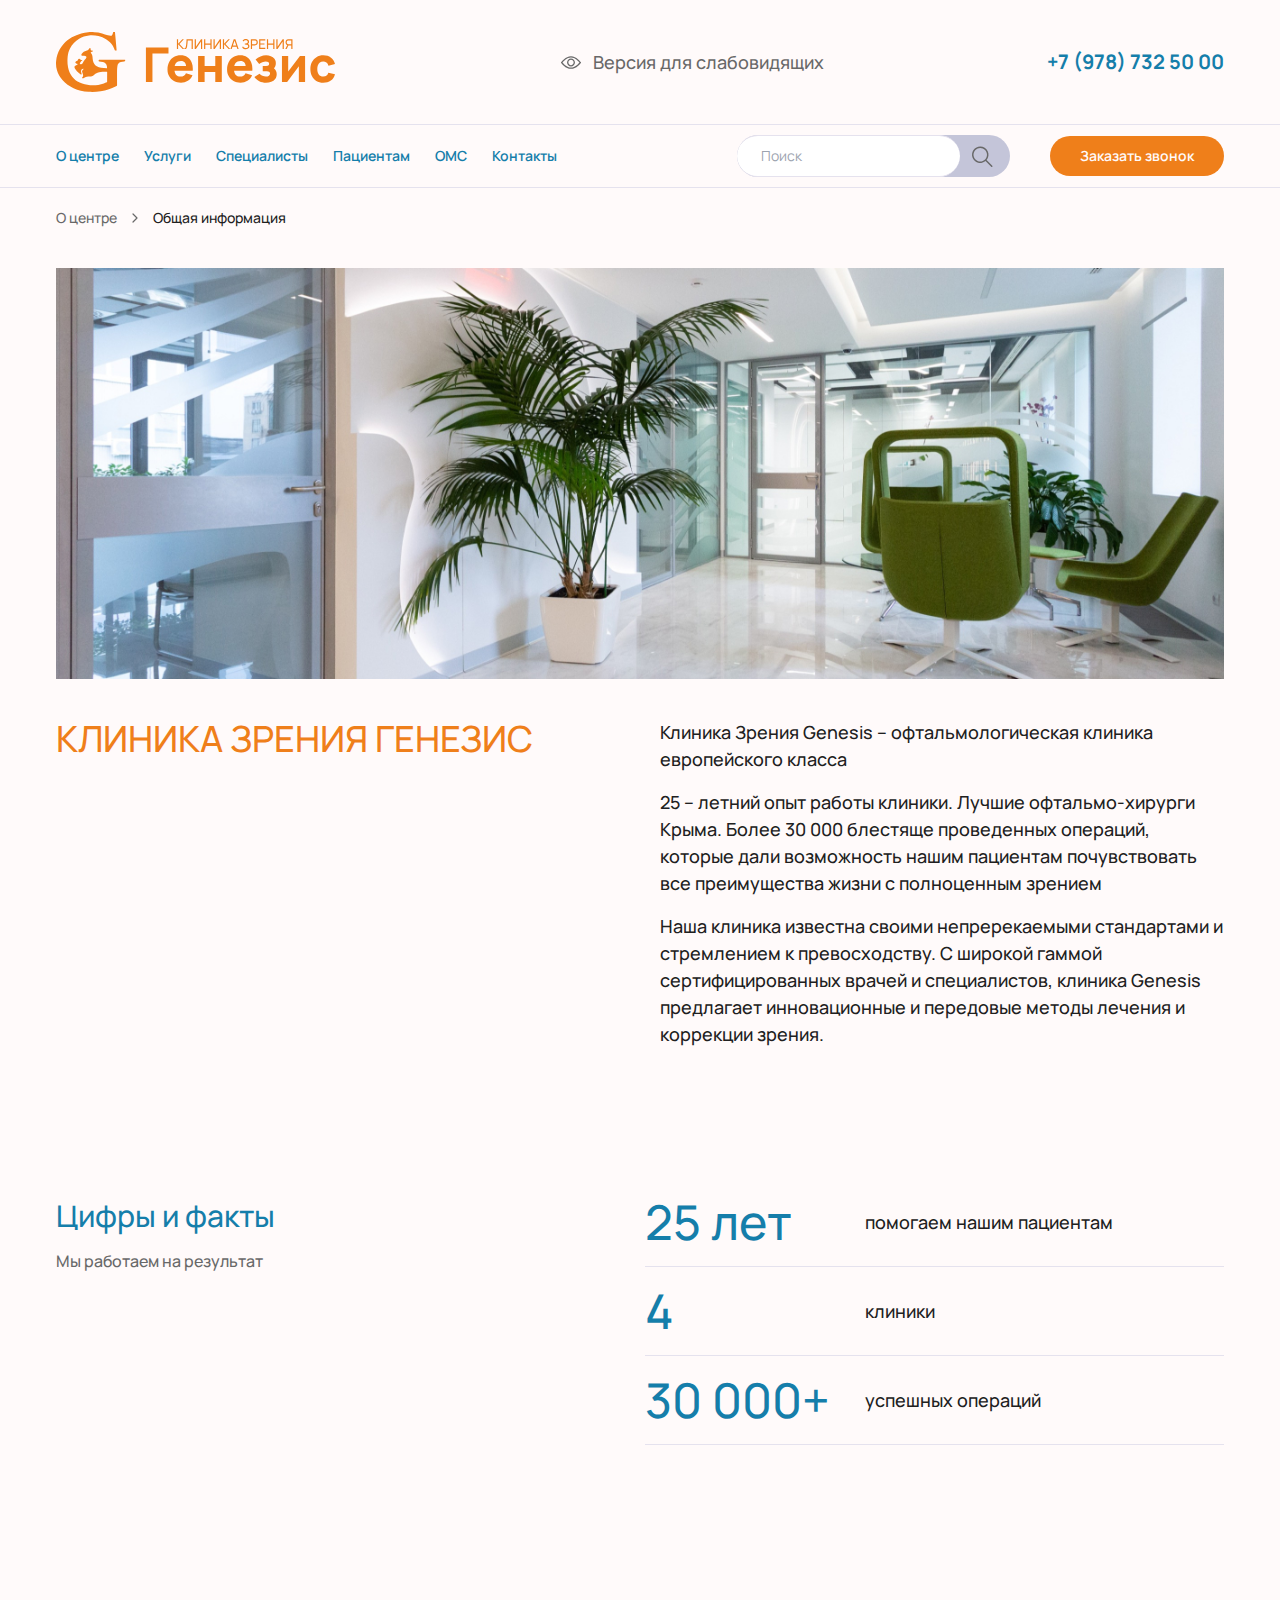
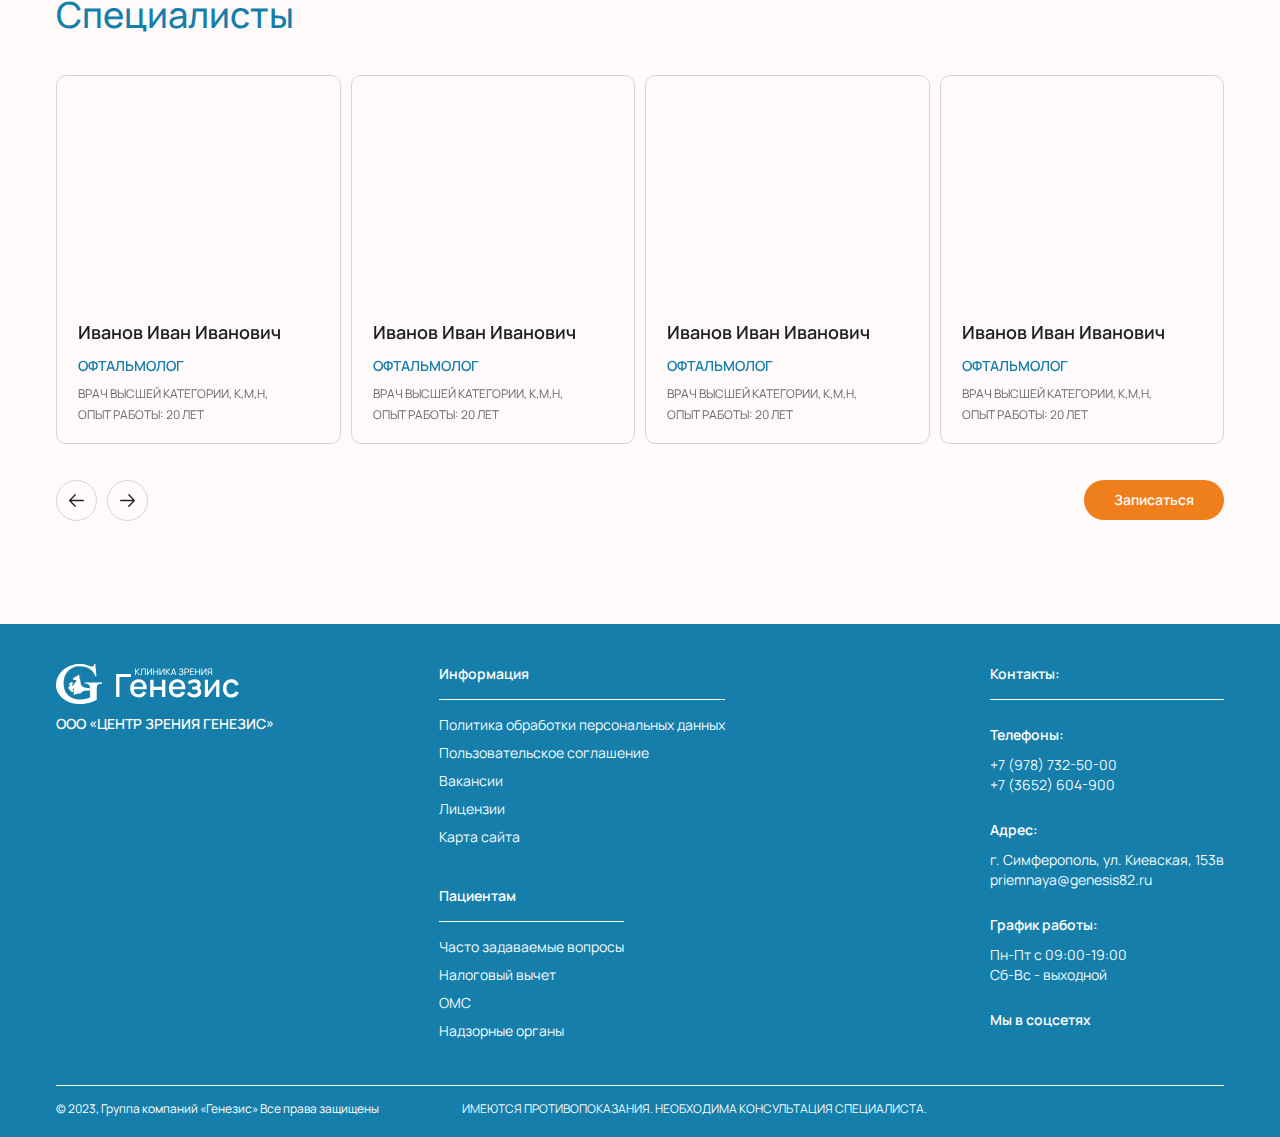
<file: app/info.html>
<!DOCTYPE html>
<html lang="en">

<head>
  <meta charset="UTF-8">
  <meta http-equiv="X-UA-Compatible" content="IE=edge">
  <meta name="viewport" content="width=device-width, initial-scale=1.0">
  <title>Document</title>
  <link rel="stylesheet" href="https://cdn.jsdelivr.net/npm/swiper@11/swiper-bundle.min.css" />
  <link rel="stylesheet" href="css/style.css">
</head>

<body>

  <header>
    <div class="container">
      <div class="flex justify-between items-center py-8">
        <a class="logo" href="#">
          <!-- <img class="logo__img" src="img/1x1.png" data-src="img/logo.svg" alt="logo"> -->
          <svg width="281" height="60" viewBox="0 0 281 60" fill="none" xmlns="http://www.w3.org/2000/svg">
            <g clip-path="url(#clip0_310_1718)">
              <path
                d="M60.5928 18.3892C60.0635 18.3892 59.5896 18.3782 59.1166 18.3892C58.825 18.3984 58.7973 18.1875 58.7124 17.9951C58.1352 16.681 57.6462 15.3165 56.9479 14.0687C55.3011 11.1279 52.9149 8.87363 50.0379 7.14024C47.6853 5.72279 45.1512 4.75401 42.4835 4.1104C39.3402 3.35419 36.1684 3.10213 32.9528 3.4651C29.4449 3.86673 26.163 4.9481 23.1474 6.79071C19.1925 9.20804 16.1164 12.4622 13.9948 16.5928C12.6505 19.2101 11.9027 22.0055 11.6363 24.9295C11.3229 28.3567 11.3935 31.7714 12.038 35.1617C12.7026 38.6604 14.0066 41.8835 16.1996 44.7142C18.1985 47.2937 20.7292 49.2161 23.6692 50.6067C26.9687 52.1662 30.4565 52.9904 34.088 53.2652C38.8151 53.6223 43.401 52.9291 47.8786 51.4369C48.844 51.1159 49.7758 50.6924 50.7252 50.321C51.0084 50.211 51.1185 50.0303 51.1185 49.7152C51.1185 46.5274 51.1285 43.3393 51.1487 40.151C51.1487 39.9224 51.1319 39.7309 50.8328 39.7157C47.6769 39.5334 44.537 39.5275 41.5189 40.6711C40.0358 41.2389 38.7104 42.1539 37.6539 43.3396C36.9246 44.1504 36.0642 44.3655 35.0895 44.4235C34.2106 44.4748 33.3292 44.5075 32.4495 44.5008C31.2875 44.4907 30.2112 44.7445 29.2071 45.341C28.6307 45.6822 28.0358 45.9972 27.4334 46.2896C26.9427 46.5283 26.5175 46.4249 26.2806 46.0535C26.1126 45.7939 26.0638 45.4973 26.326 45.2973C27.2779 44.5579 27.2082 43.5757 26.9587 42.5851C26.7444 41.734 26.4218 40.9105 26.1646 40.0703C25.9529 39.3763 26.0462 38.7587 26.6158 38.2344C26.9172 37.9446 27.1847 37.6216 27.4132 37.2715C27.4972 37.1455 27.4578 36.9354 27.4746 36.7581C27.3063 36.7528 27.1379 36.7584 26.9704 36.7749C26.8471 36.8013 26.7292 36.8485 26.6217 36.9144C26.1924 37.1522 25.6193 37.1934 25.4009 37.7278C25.0782 38.5184 24.9304 39.336 25.1589 40.1829C25.311 40.745 25.542 41.2937 25.6219 41.8633C25.6992 42.4112 25.2757 42.6935 24.7892 42.4103C24.1142 42.0185 23.4746 41.5687 22.8777 41.066C21.4972 39.8981 20.21 38.6335 19.242 37.0875C18.9903 36.6852 18.7795 36.2588 18.6127 35.8146C18.2691 34.8996 18.4917 34.2308 19.3361 33.7401C19.8277 33.4552 20.378 33.2729 20.9006 33.0418C21.0437 32.9864 21.1812 32.9178 21.3115 32.8368C21.7375 32.5369 21.698 32.0731 21.2224 31.8512C21.0304 31.7681 20.8306 31.7042 20.6259 31.6605C20.0537 31.5219 19.6798 31.1144 19.3874 30.659C19.2916 30.5094 19.3681 30.1641 19.4832 29.9809C19.7831 29.5053 20.2579 29.2113 20.7897 29.0516C21.3392 28.8836 21.6619 28.5559 21.8165 28.0064C21.9316 27.5997 22.1366 27.2443 22.5601 27.0443C23.3533 26.6679 23.7272 26.7612 24.3313 27.4014C24.564 27.6476 24.9194 27.798 25.2362 27.9425C26.4318 28.4819 26.7015 28.5618 25.6622 28.8911C25.4723 28.9516 25.2186 29.0037 25.1219 29.1432C24.7018 29.7658 24.2817 30.3968 23.9523 31.0707C23.6507 31.6899 23.9002 32.0882 24.5607 32.247C25.5059 32.4713 26.1571 32.163 26.6242 31.253C27.2964 29.9448 27.9989 28.6626 28.9668 27.5409C29.3491 27.0972 29.6927 26.6166 30.044 26.1512C30.1406 26.0139 30.2215 25.8662 30.2851 25.7109C30.6615 24.8572 30.296 24.0918 29.3693 23.9607C28.529 23.8422 27.6712 23.8515 26.8209 23.8002C26.5836 23.7928 26.347 23.7707 26.1126 23.7338C25.4664 23.6128 25.1883 23.0986 25.4404 22.4861C25.5362 22.2567 25.6924 22.0534 25.821 21.8383C26.8578 20.099 28.4921 19.2412 30.3742 18.7471C30.6044 18.6866 30.8254 18.5925 31.0556 18.5396C31.9269 18.3396 32.4546 17.7187 32.9478 17.0406C33.1444 16.7522 33.3733 16.4873 33.63 16.2508C33.7762 16.1248 34.0703 16.0139 34.2123 16.0827C34.3804 16.1609 34.5131 16.4247 34.5576 16.6297C34.6417 17.0372 34.6417 17.4641 34.7131 17.8749C34.8148 18.4303 34.982 18.5337 35.5348 18.5639C35.9102 18.5808 36.2833 18.6309 36.6498 18.7135C36.975 18.7908 37.0447 19.0303 36.8061 19.2697C36.6121 19.4448 36.3881 19.5835 36.1448 19.6789C35.918 19.7797 35.6575 19.8033 35.4248 19.8932C34.7467 20.157 34.5602 20.7334 35.0769 21.2325C36.0776 22.2046 36.3137 23.4591 36.4876 24.7345C36.6616 26.01 36.6557 27.3123 36.9128 28.5643C37.411 30.9715 38.5495 33.0175 40.7375 34.3274C42.0709 35.1247 43.5623 35.4449 45.0798 35.6415C46.9501 35.8835 48.8238 36.0927 50.6958 36.3195C50.926 36.3481 51.0941 36.3095 51.0815 36.0313C51.021 34.6971 50.8824 33.3754 50.1993 32.1882C49.4321 30.8556 48.171 30.1901 46.7443 29.8843C45.5755 29.6322 44.3715 29.5423 43.1783 29.4247C42.7734 29.3843 42.6162 29.2642 42.6213 28.8441C42.6347 27.7577 42.6213 27.7585 43.6959 27.7585H68.5775C69.1934 27.7585 69.1934 27.7585 69.1934 28.3693C69.1934 29.3633 69.1883 29.3205 68.1969 29.4616C67.0542 29.6297 65.8988 29.7927 64.794 30.112C62.8211 30.6833 61.7204 32.1184 61.428 34.103C61.2056 35.581 61.0851 37.0726 61.0676 38.5671C61.0247 43.4472 61.0474 48.3272 61.0676 53.208C61.0676 53.6441 60.9323 53.8886 60.5508 54.0953C58.1142 55.4195 55.5557 56.4715 52.9241 57.3403C46.2866 59.506 39.2916 60.362 32.3277 59.8609C27.2023 59.4694 22.245 58.3813 17.5465 56.2413C13.3117 54.3324 9.53334 51.5414 6.46391 48.055C3.95753 45.2125 2.07038 42.0053 0.960446 38.3571C0.0353594 35.3163 -0.173856 32.2176 0.130305 29.0651C0.520514 24.8487 1.80398 20.7637 3.89535 17.0818C4.93387 15.2518 6.19924 13.5822 7.57637 11.9942C9.92722 9.28473 12.7324 7.00582 15.866 5.25982C18.8272 3.5922 21.9825 2.2955 25.2606 1.39899C27.5182 0.783948 29.8112 0.316784 32.1437 0.186549C34.2056 0.0714384 36.2818 0.0857222 38.3462 0.169745C40.9753 0.278134 43.5892 0.599939 46.1099 1.40571C48.0248 2.01824 49.9035 2.75007 51.8234 3.34411C52.7056 3.61802 53.6425 3.73818 54.5634 3.85833C55.2893 3.95327 55.8153 3.55249 56.201 2.96265C56.7152 2.17452 56.9757 1.29144 57.1202 0.373919C57.1639 0.0932842 57.2689 -0.0109036 57.5504 0.0050607C57.8991 0.0244949 58.2487 0.0233726 58.5973 0.0016998C58.8872 -0.0159449 58.9939 0.103367 59.0174 0.37896C59.1359 1.77121 59.2695 3.16262 59.3913 4.55487C59.6921 7.88048 59.9926 11.2066 60.2929 14.5334C60.3987 15.7164 60.4928 16.9011 60.5911 18.085C60.5979 18.1665 60.5928 18.248 60.5928 18.3892Z"
                fill="#EF7F1A" />
              <path
                d="M120.905 17V7.28H122.107V11.843L126.359 7.28H127.871L123.457 11.9982L128.216 17H126.663L122.107 12.248V17H120.905ZM128.483 17V15.9537C128.722 15.9762 128.92 15.965 129.077 15.92C129.235 15.875 129.363 15.7782 129.462 15.6297C129.566 15.4812 129.656 15.2652 129.732 14.9817C129.809 14.6937 129.883 14.3202 129.955 13.8612C130.049 13.3212 130.128 12.7767 130.191 12.2277C130.254 11.6742 130.308 11.1207 130.353 10.5672C130.403 10.0092 130.443 9.45575 130.475 8.90675C130.506 8.35325 130.533 7.811 130.556 7.28H136.813V17H135.611V8.42075H131.696C131.669 8.83025 131.64 9.269 131.609 9.737C131.582 10.2005 131.546 10.6842 131.501 11.1882C131.456 11.6922 131.402 12.212 131.339 12.7475C131.276 13.283 131.197 13.8275 131.102 14.381C131.026 14.8265 130.934 15.2337 130.826 15.6027C130.722 15.9717 130.576 16.28 130.387 16.5275C130.202 16.775 129.957 16.9437 129.651 17.0338C129.35 17.1238 128.96 17.1125 128.483 17ZM146.203 17H144.988V9.3995L139.918 17H138.703V7.28H139.918V14.8737L144.988 7.28H146.203V17ZM148.09 17V7.28H149.292V11.5662H154.408V7.28H155.61V17H154.408V12.707H149.292V17H148.09ZM165.002 17H163.787V9.3995L158.718 17H157.503V7.28H158.718V14.8737L163.787 7.28H165.002V17ZM166.89 17V7.28H168.091V11.843L172.344 7.28H173.856L169.441 11.9982L174.2 17H172.648L168.091 12.248V17H166.89ZM174.468 17L177.721 7.28H179.395L182.649 17H181.4L178.356 7.982H178.734L175.717 17H174.468ZM176.034 14.7252V13.598H181.083V14.7252H176.034ZM189.78 17.2025C189.114 17.2025 188.533 17.1058 188.038 16.9122C187.548 16.7142 187.14 16.4577 186.816 16.1427C186.497 15.8232 186.254 15.4812 186.087 15.1167L187.154 14.4552C187.262 14.7387 187.428 15.002 187.653 15.245C187.883 15.488 188.175 15.6837 188.531 15.8322C188.891 15.9807 189.323 16.055 189.827 16.055C190.34 16.055 190.77 15.9762 191.116 15.8187C191.463 15.6567 191.721 15.4385 191.892 15.164C192.068 14.885 192.156 14.5655 192.156 14.2055C192.156 13.796 192.054 13.481 191.852 13.2605C191.649 13.0355 191.377 12.878 191.035 12.788C190.698 12.6935 190.324 12.6395 189.915 12.626C189.595 12.6125 189.366 12.6035 189.226 12.599C189.087 12.5945 188.992 12.5922 188.943 12.5922C188.898 12.5922 188.855 12.5922 188.814 12.5922V11.4447C188.855 11.4447 188.94 11.4447 189.071 11.4447C189.201 11.4447 189.339 11.4447 189.483 11.4447C189.627 11.4402 189.741 11.4357 189.827 11.4312C190.43 11.3997 190.909 11.2467 191.265 10.9722C191.62 10.6932 191.798 10.3107 191.798 9.82475C191.798 9.32075 191.616 8.927 191.251 8.6435C190.891 8.36 190.421 8.21825 189.84 8.21825C189.291 8.21825 188.823 8.3465 188.436 8.603C188.054 8.8595 187.748 9.19025 187.518 9.59525L186.594 8.8055C186.909 8.306 187.345 7.89425 187.903 7.57025C188.466 7.24175 189.123 7.0775 189.874 7.0775C190.288 7.0775 190.686 7.13375 191.069 7.24625C191.456 7.35425 191.798 7.52075 192.095 7.74575C192.396 7.96625 192.635 8.2475 192.81 8.5895C192.986 8.927 193.074 9.3275 193.074 9.791C193.074 10.2905 192.968 10.7337 192.756 11.1207C192.545 11.5077 192.268 11.807 191.926 12.0185C192.399 12.176 192.768 12.437 193.033 12.8015C193.299 13.166 193.431 13.6385 193.431 14.219C193.431 14.8265 193.276 15.353 192.966 15.7985C192.66 16.244 192.232 16.5905 191.683 16.838C191.134 17.081 190.5 17.2025 189.78 17.2025ZM194.852 17V7.28H198.693C198.788 7.28 198.9 7.2845 199.031 7.2935C199.161 7.298 199.287 7.3115 199.409 7.334C199.935 7.415 200.376 7.595 200.732 7.874C201.092 8.153 201.362 8.50625 201.542 8.93375C201.722 9.35675 201.812 9.827 201.812 10.3445C201.812 10.8575 201.719 11.3277 201.535 11.7552C201.355 12.1782 201.085 12.5315 200.725 12.815C200.369 13.094 199.931 13.274 199.409 13.355C199.287 13.373 199.161 13.3865 199.031 13.3955C198.9 13.4045 198.788 13.409 198.693 13.409H196.054V17H194.852ZM196.054 12.2682H198.653C198.738 12.2682 198.835 12.2637 198.943 12.2547C199.055 12.2457 199.161 12.23 199.26 12.2075C199.571 12.1355 199.823 12.005 200.016 11.816C200.214 11.6225 200.358 11.3975 200.448 11.141C200.538 10.88 200.583 10.6145 200.583 10.3445C200.583 10.0745 200.538 9.81125 200.448 9.55475C200.358 9.29375 200.214 9.0665 200.016 8.873C199.823 8.6795 199.571 8.549 199.26 8.4815C199.161 8.4545 199.055 8.43875 198.943 8.43425C198.835 8.42525 198.738 8.42075 198.653 8.42075H196.054V12.2682ZM203.158 17V7.28H209.3V8.42075H204.359V11.465H208.49V12.6057H204.359V15.8592H209.3V17H203.158ZM210.923 17V7.28H212.125V11.5662H217.241V7.28H218.443V17H217.241V12.707H212.125V17H210.923ZM227.835 17H226.62V9.3995L221.551 17H220.336V7.28H221.551V14.8737L226.62 7.28H227.835V17ZM236.48 17H235.278V13.409H232.288L231.829 13.3347C231.073 13.1952 230.499 12.851 230.108 12.302C229.716 11.7485 229.52 11.096 229.52 10.3445C229.52 9.827 229.61 9.35675 229.79 8.93375C229.975 8.50625 230.245 8.153 230.6 7.874C230.96 7.595 231.401 7.415 231.923 7.334C232.049 7.3115 232.175 7.298 232.301 7.2935C232.432 7.2845 232.544 7.28 232.639 7.28H236.48V17ZM230.695 17H229.318L231.424 12.68L232.612 13.0445L230.695 17ZM235.278 12.2682V8.42075H232.679C232.598 8.42075 232.502 8.42525 232.389 8.43425C232.281 8.43875 232.175 8.4545 232.072 8.4815C231.761 8.549 231.509 8.6795 231.316 8.873C231.122 9.0665 230.978 9.29375 230.884 9.55475C230.794 9.81125 230.749 10.0745 230.749 10.3445C230.749 10.6145 230.794 10.88 230.884 11.141C230.978 11.3975 231.122 11.6225 231.316 11.816C231.509 12.005 231.761 12.1355 232.072 12.2075C232.175 12.23 232.281 12.2457 232.389 12.2547C232.502 12.2637 232.598 12.2682 232.679 12.2682H235.278Z"
                fill="#EF7F1A" />
              <path
                d="M89.9206 50V15.44H112.481V21.536H96.4486V50H89.9206ZM124.984 50.72C122.328 50.72 119.984 50.152 117.952 49.016C115.936 47.864 114.352 46.288 113.2 44.288C112.064 42.272 111.496 39.968 111.496 37.376C111.496 34.544 112.056 32.08 113.176 29.984C114.296 27.888 115.84 26.264 117.808 25.112C119.776 23.944 122.04 23.36 124.6 23.36C127.32 23.36 129.632 24 131.536 25.28C133.44 26.56 134.848 28.36 135.76 30.68C136.672 33 136.992 35.728 136.72 38.864H130.264V36.464C130.264 33.824 129.84 31.928 128.992 30.776C128.16 29.608 126.792 29.024 124.888 29.024C122.664 29.024 121.024 29.704 119.968 31.064C118.928 32.408 118.408 34.4 118.408 37.04C118.408 39.456 118.928 41.328 119.968 42.656C121.024 43.968 122.568 44.624 124.6 44.624C125.88 44.624 126.976 44.344 127.888 43.784C128.8 43.224 129.496 42.416 129.976 41.36L136.504 43.232C135.528 45.6 133.984 47.44 131.872 48.752C129.776 50.064 127.48 50.72 124.984 50.72ZM116.392 38.864V34.016H133.576V38.864H116.392ZM142.091 50V24.08H148.619V33.968H159.275V24.08H165.803V50H159.275V40.064H148.619V50H142.091ZM184.562 50.72C181.906 50.72 179.562 50.152 177.53 49.016C175.514 47.864 173.93 46.288 172.778 44.288C171.642 42.272 171.074 39.968 171.074 37.376C171.074 34.544 171.634 32.08 172.754 29.984C173.874 27.888 175.418 26.264 177.386 25.112C179.354 23.944 181.618 23.36 184.178 23.36C186.898 23.36 189.21 24 191.114 25.28C193.018 26.56 194.426 28.36 195.338 30.68C196.25 33 196.57 35.728 196.298 38.864H189.842V36.464C189.842 33.824 189.418 31.928 188.57 30.776C187.738 29.608 186.37 29.024 184.466 29.024C182.242 29.024 180.602 29.704 179.546 31.064C178.506 32.408 177.986 34.4 177.986 37.04C177.986 39.456 178.506 41.328 179.546 42.656C180.602 43.968 182.146 44.624 184.178 44.624C185.458 44.624 186.554 44.344 187.466 43.784C188.378 43.224 189.074 42.416 189.554 41.36L196.082 43.232C195.106 45.6 193.562 47.44 191.45 48.752C189.354 50.064 187.058 50.72 184.562 50.72ZM175.97 38.864V34.016H193.154V38.864H175.97ZM209.948 50.72C207.532 50.72 205.292 50.224 203.228 49.232C201.18 48.224 199.564 46.848 198.38 45.104L203.516 41.648C204.428 42.576 205.404 43.304 206.444 43.832C207.5 44.36 208.652 44.624 209.9 44.624C211.196 44.624 212.204 44.344 212.924 43.784C213.66 43.224 214.028 42.48 214.028 41.552C214.028 40.656 213.732 40.048 213.14 39.728C212.564 39.408 211.828 39.24 210.932 39.224C210.052 39.208 209.164 39.2 208.268 39.2H206.732V34.112H208.268C209.612 34.112 210.756 34 211.7 33.776C212.644 33.536 213.116 32.88 213.116 31.808C213.116 30.912 212.788 30.288 212.132 29.936C211.476 29.584 210.716 29.408 209.852 29.408C208.7 29.408 207.54 29.656 206.372 30.152C205.204 30.648 204.14 31.232 203.18 31.904L199.58 27.44C201.052 26.208 202.684 25.224 204.476 24.488C206.284 23.736 208.172 23.36 210.14 23.36C211.804 23.36 213.372 23.648 214.844 24.224C216.332 24.8 217.532 25.672 218.444 26.84C219.372 27.992 219.836 29.44 219.836 31.184C219.836 32.304 219.612 33.4 219.164 34.472C218.716 35.544 217.948 36.608 216.86 37.664L216.812 35.6C217.612 36.016 218.3 36.552 218.876 37.208C219.468 37.848 219.916 38.592 220.22 39.44C220.54 40.288 220.7 41.216 220.7 42.224C220.7 44.08 220.204 45.64 219.212 46.904C218.22 48.168 216.908 49.12 215.276 49.76C213.644 50.4 211.868 50.72 209.948 50.72ZM249.087 24.08V50H242.847V34.16L231.135 50H225.951V24.08H232.191V39.392L243.951 24.08H249.087ZM267.235 50.72C264.547 50.72 262.243 50.12 260.323 48.92C258.403 47.72 256.931 46.088 255.907 44.024C254.883 41.96 254.371 39.632 254.371 37.04C254.371 34.416 254.899 32.072 255.955 30.008C257.027 27.944 258.531 26.32 260.467 25.136C262.403 23.952 264.691 23.36 267.331 23.36C270.387 23.36 272.947 24.136 275.011 25.688C277.091 27.224 278.419 29.328 278.995 32L272.467 33.728C272.083 32.384 271.411 31.336 270.451 30.584C269.507 29.832 268.435 29.456 267.235 29.456C265.859 29.456 264.731 29.792 263.851 30.464C262.971 31.12 262.323 32.024 261.907 33.176C261.491 34.312 261.283 35.6 261.283 37.04C261.283 39.296 261.779 41.128 262.771 42.536C263.779 43.928 265.267 44.624 267.235 44.624C268.707 44.624 269.827 44.288 270.595 43.616C271.363 42.944 271.939 41.984 272.323 40.736L278.995 42.128C278.259 44.88 276.867 47 274.819 48.488C272.771 49.976 270.243 50.72 267.235 50.72Z"
                fill="#EF7F1A" />
            </g>
          </svg>

        </a>
        <button class="eye flex gap-3 items-center text-gray font-manrope-500" href="#">
          <img src="img/1x1.png" data-src="img/icons/eye.svg" alt="eye">
          <span class="block">Версия для слабовидящих</span>
        </button>
        <a class="hidden md:block font-manrope-700 text-accent text-xl" href="tel:+79787325000">+7 (978) 732 50 00</a>
      </div>
    </div>
    <div class="subheader border-y border-divider text-sm font-manrope-600">
      <div class="container">
        <div class="flex justify-between items-center py-2.5">
          <nav class="menu text-accent">
            <div class="humb">
              <div class="hamb__field" id="hamb">
                <div class="bar"></div>
                <div class="bar"></div>
                <div class="bar"></div>
              </div>
            </div>
            <ul class="menu__list flex gap-5 2xl:gap-[25px]">
              <li class="menu__list-item border-b border-transparent hover:border-accent">
                <a href="#">О центре</a>
                <ul class="menu__submenu font-manrope-400">
                  <li>
                    <a href="#">Условия нахождения</a>
                  </li>
                  <li>
                    <a href="#">Внутренний распорядок</a>
                  </li>
                  <li>
                    <a href="#">Получение медицинской документации</a>
                  </li>
                  <li>
                    <a href="#">Налоговый вычет</a>
                  </li>
                </ul>
              </li>
              <li class="menu__list-item border-b border-transparent hover:border-accent">
                <a href="#">Услуги</a>
                <ul class="menu__submenu font-manrope-400">
                  <li>
                    <a href="#">Условия нахождения</a>
                  </li>
                  <li>
                    <a href="#">Внутренний распорядок</a>
                  </li>
                  <li>
                    <a href="#">Получение медицинской документации</a>
                  </li>
                  <li>
                    <a href="#">Налоговый вычет</a>
                  </li>
                </ul>
              </li>
              <li class="menu__list-item border-b border-transparent hover:border-accent">
                <a href="#">Специалисты</a>
                <ul class="menu__submenu font-manrope-400">
                  <li>
                    <a href="#">Условия нахождения</a>
                  </li>
                  <li>
                    <a href="#">Внутренний распорядок</a>
                  </li>
                  <li>
                    <a href="#">Получение медицинской документации</a>
                  </li>
                  <li>
                    <a href="#">Налоговый вычет</a>
                  </li>
                </ul>
              </li>
              <li class="menu__list-item border-b border-transparent hover:border-accent">
                <a href="#">Пациентам</a>
                <ul class="menu__submenu font-manrope-400">
                  <li>
                    <a href="#">Условия нахождения</a>
                  </li>
                  <li>
                    <a href="#">Внутренний распорядок</a>
                  </li>
                  <li>
                    <a href="#">Получение медицинской документации</a>
                  </li>
                  <li>
                    <a href="#">Налоговый вычет</a>
                  </li>
                </ul>
              </li>
              <li class="menu__list-item border-b border-transparent hover:border-accent">
                <a href="#">ОМС</a>
                <ul class="menu__submenu font-manrope-400">
                  <li>
                    <a href="#">Условия нахождения</a>
                  </li>
                  <li>
                    <a href="#">Внутренний распорядок</a>
                  </li>
                  <li>
                    <a href="#">Получение медицинской документации</a>
                  </li>
                  <li>
                    <a href="#">Налоговый вычет</a>
                  </li>
                </ul>
              </li>
              <li class="menu__list-item border-b border-transparent hover:border-accent">
                <a href="#">Контакты</a>
                <ul class="menu__submenu font-manrope-400">
                  <li>
                    <a href="#">Условия нахождения</a>
                  </li>
                  <li>
                    <a href="#">Внутренний распорядок</a>
                  </li>
                  <li>
                    <a href="#">Получение медицинской документации</a>
                  </li>
                  <li>
                    <a href="#">Налоговый вычет</a>
                  </li>
                </ul>
              </li>
            </ul>
          </nav>
          <form class="search-form font-manrope-400 ml-auto mr-4 w-[40%] order-1 sm:order-none xl:w-auto 2xl:mr-10"
            action="#" method="post">
            <div class="flex gap-2.5 items-center bg-neutrallight rounded-[50px] pr-4">
              <input
                class="py-2.5 px-4 border-y border-divider rounded-[50px] outline-none text-gray w-[90%] xl:w-auto 2xl:px-6"
                type="text" placeholder="Поиск">
              <div class="eye-img">
                <img class="w-full h-full" src="img/1x1.png" data-src="img/icons/search.svg" alt="search">
              </div>
            </div>
          </form>
          <a class="request-a-call py-2.5 px-5 bg-brand rounded-[50px] text-milk font-manrope-600 text-sm flex-none ml-auto sm:ml-0 2xl:px-[30px]"
            href="#">Заказать звонок</a>
        </div>
      </div>
    </div>
    <div class="popup" id="popup-menu">
      <!-- <div class="container"> -->
      <ul class="popup-menu__list flex">
        <li class="popup-menu__list-item">
          <a href="#">О центре</a>
          <ul class="popup-menu__submenu font-manrope-400">
            <li>
              <a href="#">Условия нахождения</a>
            </li>
            <li>
              <a href="#">Внутренний распорядок</a>
            </li>
            <li>
              <a href="#">Получение медицинской документации</a>
            </li>
            <li>
              <a href="#">Налоговый вычет</a>
            </li>
          </ul>
        </li>
        <li class="popup-menu__list-item">
          <a href="#">Услуги</a>
          <ul class="popup-menu__submenu font-manrope-400">
            <li>
              <a href="#">Условия нахождения</a>
            </li>
            <li>
              <a href="#">Внутренний распорядок</a>
            </li>
            <li>
              <a href="#">Получение медицинской документации</a>
            </li>
            <li>
              <a href="#">Налоговый вычет</a>
            </li>
          </ul>
        </li>
        <li class="popup-menu__list-item">
          <a href="#">Специалисты</a>
          <ul class="popup-menu__submenu font-manrope-400">
            <li>
              <a href="#">Условия нахождения</a>
            </li>
            <li>
              <a href="#">Внутренний распорядок</a>
            </li>
            <li>
              <a href="#">Получение медицинской документации</a>
            </li>
            <li>
              <a href="#">Налоговый вычет</a>
            </li>
          </ul>
        </li>
        <li class="popup-menu__list-item">
          <a href="#">Пациентам</a>
          <ul class="popup-menu__submenu font-manrope-400">
            <li>
              <a href="#">Условия нахождения</a>
            </li>
            <li>
              <a href="#">Внутренний распорядок</a>
            </li>
            <li>
              <a href="#">Получение медицинской документации</a>
            </li>
            <li>
              <a href="#">Налоговый вычет</a>
            </li>
          </ul>
        </li>
        <li class="popup-menu__list-item">
          <a href="#">ОМС</a>
          <ul class="popup-menu__submenu font-manrope-400">
            <li>
              <a href="#">Условия нахождения</a>
            </li>
            <li>
              <a href="#">Внутренний распорядок</a>
            </li>
            <li>
              <a href="#">Получение медицинской документации</a>
            </li>
            <li>
              <a href="#">Налоговый вычет</a>
            </li>
          </ul>
        </li>
        <li class="popup-menu__list-item">
          <a href="#">Контакты</a>
          <ul class="popup-menu__submenu font-manrope-400">
            <li>
              <a href="#">Условия нахождения</a>
            </li>
            <li>
              <a href="#">Внутренний распорядок</a>
            </li>
            <li>
              <a href="#">Получение медицинской документации</a>
            </li>
            <li>
              <a href="#">Налоговый вычет</a>
            </li>
          </ul>
        </li>
      </ul>
      <!-- </div> -->
    </div>
  </header>

  <main class="mt-5">

    <div>
      <div class="container">
        <div class="flex items-center gap-2 text-sm flex-wrap">
          <a class="text-gray flex gap-2 items-center" href="#">
            О центре
            <span>
              <svg width="20" height="20" viewBox="0 0 20 20" fill="none" xmlns="http://www.w3.org/2000/svg">
                <path id="Vector" d="M8 14L12 10L8 6" stroke="#686868" stroke-width="1.2" stroke-linecap="round"
                  stroke-linejoin="round" />
              </svg>
            </span>
          </a>
          <a href="#">
            Общая информация
          </a>
        </div>
      </div>
    </div>

    <section class="mt-10">
      <div class="container">
        <div class="relative pb-[35.23%]">
          <img class="absolute w-full h-full" src="img/1x1.png" data-src="img/content/info/info-top.jpg" alt="">
        </div>
        <div class="mt-10 grid grid-cols-1 xl:grid-cols-2 gap-5 md:gap-10">
          <h1 class="uppercase text-brand text-2xl md:text-4xl">
            КЛИНИКА ЗРЕНИЯ ГЕНЕЗИС
          </h1>
          <div class="grid gap-2 md:gap-4">
            <p>
              Клиника Зрения Genesis – офтальмологическая клиника европейского класса
            </p>
            <p>
              25 – летний опыт работы клиники. Лучшие офтальмо-хирурги Крыма. Более 30 000 блестяще проведенных
              операций, которые дали
              возможность нашим пациентам почувствовать все преимущества жизни с полноценным зрением
            </p>
            <p>
              Наша клиника известна своими непререкаемыми стандартами и стремлением к превосходству. С широкой гаммой
              сертифицированных врачей и специалистов, клиника Genesis предлагает инновационные и передовые методы
              лечения и коррекции
              зрения.
            </p>
          </div>
        </div>
      </div>
    </section>

    <section class="mt-[50px] lg:mt-[100px] xl:mt-[150px]">
      <div class="container">
        <div class="grid grid-cols-1 gap-10 xl:grid-cols-2 xl:gap-2.5">
          <div>
            <h2 class="text-accent text-3xl mb-[15px]">
              Цифры и факты
            </h2>
            <p class="text-gray text-base">
              Мы работаем на результат
            </p>
          </div>
          <div>
            <div class="border-b border-divider pb-5 flex items-center gap-2.5">
              <h4 class="text-accent text-3xl w-[120px] md:text-5xl md:w-[210px]">
                25 лет
              </h4>
              <p class="text-xs sm:text-lg">
                помогаем нашим пациентам
              </p>
            </div>
            <div class="border-b border-divider py-5 flex items-center gap-2.5">
              <h4 class="text-accent text-3xl w-[120px] md:text-5xl md:w-[210px]">
                4
              </h4>
              <p class="text-xs sm:text-lg">
                клиники
              </p>
            </div>
            <div class="border-b border-divider py-5 flex items-center gap-2.5">
              <h4 class="text-accent text-3xl w-[120px] md:text-5xl md:w-[210px]">
                30 000+
              </h4>
              <p class="text-xs sm:text-lg">
                успешных операций
              </p>
            </div>
          </div>
        </div>
      </div>
    </section>

    <section class="my-[50px] lg:my-[100px] xl:mt-[150px]">
      <div class="container">
        <div class="slider specialists">
          <h2 class="text-accent text-2xl mb-7 md:text-4xl md:mb-10">
            Специалисты
          </h2>
          <div class="swiper specialists-swiper pb-20">
            <div class="swiper-wrapper">

              <div class="swiper-slide">
                <a class="block border border-pastel rounded-[10px]" href="#">
                  <div class="relative pb-[78.78%]">
                    <img class="w-full rounded-t-[10px] absolute h-full" src="img/1x1.png"
                      data-src="img/content/specialists/1.jpg" alt="specialist">
                  </div>
                  <div class="py-5 px-[21px]">
                    <h5 class="font-manrope-600 mb-2.5">
                      Иванов Иван Иванович
                    </h5>
                    <h6 class="text-sm font-manrope-600 text-accent mb-2.5">
                      ОФТАЛЬМОЛОГ
                    </h6>
                    <div class="text-gray font-manrope-400 text-xs uppercase">
                      <p class="mb-[5px]">Врач высшей категории, к,м,н,</p>
                      <p>Опыт работы: 20 лет</p>
                    </div>
                  </div>
                </a>
              </div>
              <div class="swiper-slide">
                <a class="block border border-pastel rounded-[10px]" href="#">
                  <div class="relative pb-[78.78%]">
                    <img class="w-full rounded-t-[10px] absolute h-full" src="img/1x1.png"
                      data-src="img/content/specialists/2.jpg" alt="specialist">
                  </div>
                  <div class="py-5 px-[21px]">
                    <h5 class="font-manrope-600 mb-2.5">
                      Иванов Иван Иванович
                    </h5>
                    <h6 class="text-sm font-manrope-600 text-accent mb-2.5">
                      ОФТАЛЬМОЛОГ
                    </h6>
                    <div class="text-gray font-manrope-400 text-xs uppercase">
                      <p class="mb-[5px]">Врач высшей категории, к,м,н,</p>
                      <p>Опыт работы: 20 лет</p>
                    </div>
                  </div>
                </a>
              </div>
              <div class="swiper-slide">
                <a class="block border border-pastel rounded-[10px]" href="#">
                  <div class="relative pb-[78.78%]">
                    <img class="w-full rounded-t-[10px] absolute h-full" src="img/1x1.png"
                      data-src="img/content/specialists/3.jpg" alt="specialist">
                  </div>
                  <div class="py-5 px-[21px]">
                    <h5 class="font-manrope-600 mb-2.5">
                      Иванов Иван Иванович
                    </h5>
                    <h6 class="text-sm font-manrope-600 text-accent mb-2.5">
                      ОФТАЛЬМОЛОГ
                    </h6>
                    <div class="text-gray font-manrope-400 text-xs uppercase">
                      <p class="mb-[5px]">Врач высшей категории, к,м,н,</p>
                      <p>Опыт работы: 20 лет</p>
                    </div>
                  </div>
                </a>
              </div>
              <div class="swiper-slide">
                <a class="block border border-pastel rounded-[10px]" href="#">
                  <div class="relative pb-[78.78%]">
                    <img class="w-full rounded-t-[10px] absolute h-full" src="img/1x1.png"
                      data-src="img/content/specialists/4.jpg" alt="specialist">
                  </div>
                  <div class="py-5 px-[21px]">
                    <h5 class="font-manrope-600 mb-2.5">
                      Иванов Иван Иванович
                    </h5>
                    <h6 class="text-sm font-manrope-600 text-accent mb-2.5">
                      ОФТАЛЬМОЛОГ
                    </h6>
                    <div class="text-gray font-manrope-400 text-xs uppercase">
                      <p class="mb-[5px]">Врач высшей категории, к,м,н,</p>
                      <p>Опыт работы: 20 лет</p>
                    </div>
                  </div>
                </a>
              </div>
              <div class="swiper-slide">
                <a class="block border border-pastel rounded-[10px]" href="#">
                  <div class="relative pb-[78.78%]">
                    <img class="w-full rounded-t-[10px] absolute h-full" src="img/1x1.png"
                      data-src="img/content/specialists/1.jpg" alt="specialist">
                  </div>
                  <div class="py-5 px-[21px]">
                    <h5 class="font-manrope-600 mb-2.5">
                      Иванов Иван Иванович
                    </h5>
                    <h6 class="text-sm font-manrope-600 text-accent mb-2.5">
                      ОФТАЛЬМОЛОГ
                    </h6>
                    <div class="text-gray font-manrope-400 text-xs uppercase">
                      <p class="mb-[5px]">Врач высшей категории, к,м,н,</p>
                      <p>Опыт работы: 20 лет</p>
                    </div>
                  </div>
                </a>
              </div>
              <div class="swiper-slide">
                <a class="block border border-pastel rounded-[10px]" href="#">
                  <div class="relative pb-[78.78%]">
                    <img class="w-full rounded-t-[10px] absolute h-full" src="img/1x1.png"
                      data-src="img/content/specialists/2.jpg" alt="specialist">
                  </div>
                  <div class="py-5 px-[21px]">
                    <h5 class="font-manrope-600 mb-2.5">
                      Иванов Иван Иванович
                    </h5>
                    <h6 class="text-sm font-manrope-600 text-accent mb-2.5">
                      ОФТАЛЬМОЛОГ
                    </h6>
                    <div class="text-gray font-manrope-400 text-xs uppercase">
                      <p class="mb-[5px]">Врач высшей категории, к,м,н,</p>
                      <p>Опыт работы: 20 лет</p>
                    </div>
                  </div>
                </a>
              </div>


            </div>
            <div class="flex justify-end absolute bottom-1 w-full items-center">
              <div class="absolute left-0 h-[41px]">
                <div class="swiper-button-prev"></div>
                <div class="swiper-button-next"></div>
              </div>
              <a class="py-2.5 px-[30px] bg-brand rounded-[50px] text-milk font-manrope-600 text-sm"
                href="#">Записаться</a>
            </div>
          </div>
        </div>
      </div>
    </section>

  </main>

  <footer class="bg-accent text-jadelight">
    <div class="container">
      <div class="pt-10 pb-11 flex justify-around text-sm font-manrope-400 flex-wrap 2xl:gap-5">
        <div class="w-[218px] flex-auto mb-8">
          <a href="#">
            <svg width="185" height="40" viewBox="0 0 185 40" fill="none" xmlns="http://www.w3.org/2000/svg">
              <g clip-path="url(#clip0_313_111)">
                <path
                  d="M40.3952 12.2594C40.0423 12.2594 39.7264 12.2522 39.411 12.2594C39.2167 12.2656 39.1982 12.125 39.1416 11.9967C38.7568 11.1207 38.4308 10.211 37.9653 9.37915C36.8674 7.41863 35.2766 5.91575 33.3586 4.76016C31.7902 3.81519 30.1008 3.16934 28.3223 2.74026C26.2268 2.23613 24.1122 2.06808 21.9685 2.31007C19.6299 2.57782 17.442 3.29873 15.4316 4.52714C12.795 6.13869 10.7443 8.30815 9.3299 11.0618C8.43366 12.8067 7.93512 14.6703 7.75756 16.6196C7.54862 18.9045 7.59567 21.1809 8.02531 23.4411C8.46839 25.7736 9.33774 27.9223 10.7997 29.8095C12.1323 31.5291 13.8195 32.8108 15.7795 33.7378C17.9792 34.7775 20.3043 35.327 22.7253 35.5101C25.8767 35.7482 28.934 35.2861 31.919 34.2912C32.5627 34.0773 33.1839 33.7949 33.8168 33.5474C34.0056 33.474 34.079 33.3535 34.079 33.1435C34.079 31.0183 34.0857 28.8929 34.0991 26.7673C34.0991 26.615 34.0879 26.4872 33.8885 26.4772C31.7846 26.3556 29.6913 26.3517 27.6793 27.114C26.6905 27.4926 25.8069 28.1026 25.1026 28.8931C24.6164 29.4336 24.0428 29.577 23.393 29.6157C22.8071 29.6498 22.2195 29.6717 21.633 29.6672C20.8583 29.6605 20.1408 29.8296 19.4714 30.2274C19.0871 30.4548 18.6905 30.6648 18.2889 30.8598C17.9618 31.0188 17.6784 30.9499 17.5204 30.7024C17.4084 30.5293 17.3759 30.3315 17.5506 30.1982C18.1853 29.7053 18.1388 29.0505 17.9724 28.3901C17.8296 27.8226 17.6145 27.2737 17.4431 26.7135C17.3019 26.2509 17.3641 25.8391 17.7439 25.4896C17.9448 25.2964 18.1231 25.0811 18.2755 24.8477C18.3315 24.7637 18.3052 24.6236 18.3164 24.5054C18.2042 24.5019 18.0919 24.5056 17.9803 24.5166C17.8981 24.5342 17.8195 24.5657 17.7478 24.6096C17.4616 24.7681 17.0796 24.7956 16.9339 25.1518C16.7188 25.6789 16.6202 26.224 16.7726 26.7886C16.874 27.1633 17.028 27.5291 17.0812 27.9089C17.1328 28.2741 16.8505 28.4623 16.5261 28.2736C16.0761 28.0124 15.6498 27.7125 15.2518 27.3773C14.3315 26.5987 13.4733 25.7557 12.828 24.725C12.6602 24.4568 12.5197 24.1725 12.4085 23.8764C12.1794 23.2664 12.3278 22.8205 12.8908 22.4934C13.2185 22.3035 13.5853 22.1819 13.9338 22.0279C14.0291 21.9909 14.1208 21.9452 14.2077 21.8912C14.4917 21.6912 14.4653 21.382 14.1483 21.2342C14.0203 21.1787 13.887 21.1361 13.7506 21.107C13.3691 21.0146 13.1199 20.7429 12.9249 20.4393C12.8611 20.3396 12.9121 20.1094 12.9888 19.9873C13.1888 19.6702 13.5052 19.4742 13.8598 19.3677C14.2262 19.2557 14.4413 19.0373 14.5443 18.6709C14.6211 18.3998 14.7577 18.1629 15.0401 18.0295C15.5688 17.7786 15.8181 17.8408 16.2208 18.2676C16.376 18.4317 16.613 18.532 16.8241 18.6283C17.6212 18.988 17.801 19.0412 17.1081 19.2607C16.9815 19.3011 16.8124 19.3358 16.748 19.4288C16.4679 19.8439 16.1878 20.2645 15.9682 20.7138C15.7671 21.1266 15.9335 21.3921 16.3738 21.498C17.0039 21.6475 17.4381 21.442 17.7495 20.8353C18.1976 19.9632 18.6659 19.1084 19.3112 18.3606C19.5661 18.0648 19.7952 17.7444 20.0293 17.4341C20.0937 17.3426 20.1477 17.2442 20.1901 17.1406C20.441 16.5715 20.1974 16.0612 19.5795 15.9738C19.0194 15.8948 18.4474 15.901 17.8806 15.8668C17.7224 15.8619 17.5647 15.8471 17.4084 15.8226C16.9776 15.7419 16.7922 15.3991 16.9602 14.9907C17.0241 14.8378 17.1283 14.7023 17.214 14.5589C17.9052 13.3993 18.9947 12.8274 20.2494 12.4981C20.4029 12.4577 20.5502 12.395 20.7037 12.3597C21.2846 12.2264 21.6364 11.8124 21.9652 11.3604C22.0963 11.1682 22.2489 10.9915 22.42 10.8339C22.5175 10.7498 22.7135 10.6759 22.8082 10.7218C22.9202 10.7739 23.0087 10.9498 23.0384 11.0865C23.0944 11.3582 23.0944 11.6427 23.1421 11.9166C23.2098 12.2869 23.3213 12.3558 23.6899 12.376C23.9401 12.3872 24.1889 12.4206 24.4332 12.4757C24.65 12.5272 24.6965 12.6868 24.5374 12.8465C24.4081 12.9632 24.2587 13.0556 24.0966 13.1193C23.9453 13.1865 23.7717 13.2022 23.6165 13.2621C23.1645 13.438 23.0401 13.8223 23.3846 14.155C24.0517 14.8031 24.2091 15.6394 24.3251 16.4897C24.441 17.34 24.4371 18.2082 24.6085 19.0429C24.9407 20.6477 25.6997 22.0116 27.1583 22.8849C28.0473 23.4165 29.0416 23.6299 30.0532 23.761C31.3001 23.9223 32.5492 24.0618 33.7972 24.213C33.9507 24.2321 34.0627 24.2063 34.0543 24.0209C34.014 23.1314 33.9216 22.2503 33.4662 21.4588C32.9548 20.5704 32.114 20.1267 31.1628 19.9228C30.3837 19.7548 29.581 19.6949 28.7856 19.6164C28.5156 19.5896 28.4108 19.5095 28.4142 19.2294C28.4231 18.5051 28.4142 18.5057 29.1306 18.5057H45.7183C46.1289 18.5057 46.1289 18.5057 46.1289 18.9129C46.1289 19.5756 46.1255 19.547 45.4646 19.6411C44.7028 19.7531 43.9326 19.8618 43.196 20.0746C41.8807 20.4555 41.1469 21.4123 40.952 22.7354C40.8037 23.7207 40.7234 24.7151 40.7117 25.7114C40.6831 28.9648 40.6983 32.2181 40.7117 35.472C40.7117 35.7627 40.6215 35.9258 40.3672 36.0635C38.7428 36.9463 37.0371 37.6477 35.2827 38.2268C30.8577 39.6706 26.1944 40.2413 21.5518 39.9073C18.1349 39.6463 14.83 38.9209 11.6976 37.4942C8.87449 36.2216 6.35556 34.3609 4.30928 32.0366C2.63835 30.1416 1.38025 28.0036 0.640297 25.5714C0.023573 23.5442 -0.115904 21.4784 0.0868698 19.3767C0.347009 16.5658 1.20265 13.8425 2.5969 11.3879C3.28924 10.1678 4.13283 9.05483 5.05091 7.99615C6.61815 6.18982 8.48829 4.67054 10.5773 3.50655C12.5515 2.3948 14.655 1.53033 16.8404 0.932662C18.3455 0.522632 19.8741 0.211189 21.4291 0.124366C22.8037 0.0476256 24.1879 0.0571481 25.5641 0.113163C27.3169 0.185422 29.0595 0.39996 30.7399 0.937143C32.0165 1.34549 33.269 1.83338 34.5489 2.22941C35.1371 2.41202 35.7617 2.49212 36.3756 2.57222C36.8596 2.63552 37.2102 2.36832 37.4673 1.9751C37.8101 1.44968 37.9838 0.860963 38.0801 0.249279C38.1092 0.0621895 38.1793 -0.00726904 38.3669 0.0033738C38.5994 0.0163299 38.8325 0.0155818 39.0649 0.0011332C39.2581 -0.0106299 39.3293 0.0689113 39.3449 0.25264C39.4239 1.18081 39.513 2.10842 39.5942 3.03658C39.7947 5.25365 39.9951 7.4711 40.1952 9.68892C40.2658 10.4776 40.3286 11.2674 40.3941 12.0567C40.3986 12.111 40.3952 12.1653 40.3952 12.2594Z"
                  fill="#FFFFFF" />
                <path
                  d="M79.1036 11V4.52H79.9046V7.562L82.7396 4.52H83.7476L80.8046 7.6655L83.9771 11H82.9421L79.9046 7.832V11H79.1036ZM84.1556 11V10.3025C84.3146 10.3175 84.4466 10.31 84.5516 10.28C84.6566 10.25 84.7421 10.1855 84.8081 10.0865C84.8771 9.9875 84.9371 9.8435 84.9881 9.6545C85.0391 9.4625 85.0886 9.2135 85.1366 8.9075C85.1996 8.5475 85.2521 8.1845 85.2941 7.8185C85.3361 7.4495 85.3721 7.0805 85.4021 6.7115C85.4351 6.3395 85.4621 5.9705 85.4831 5.6045C85.5041 5.2355 85.5221 4.874 85.5371 4.52H89.7086V11H88.9076V5.2805H86.2976C86.2796 5.5535 86.2601 5.846 86.2391 6.158C86.2211 6.467 86.1971 6.7895 86.1671 7.1255C86.1371 7.4615 86.1011 7.808 86.0591 8.165C86.0171 8.522 85.9646 8.885 85.9016 9.254C85.8506 9.551 85.7891 9.8225 85.7171 10.0685C85.6481 10.3145 85.5506 10.52 85.4246 10.685C85.3016 10.85 85.1381 10.9625 84.9341 11.0225C84.7331 11.0825 84.4736 11.075 84.1556 11ZM95.9684 11H95.1584V5.933L91.7789 11H90.9689V4.52H91.7789V9.5825L95.1584 4.52H95.9684V11ZM97.2267 11V4.52H98.0277V7.3775H101.439V4.52H102.24V11H101.439V8.138H98.0277V11H97.2267ZM108.502 11H107.692V5.933L104.312 11H103.502V4.52H104.312V9.5825L107.692 4.52H108.502V11ZM109.76 11V4.52H110.561V7.562L113.396 4.52H114.404L111.461 7.6655L114.633 11H113.598L110.561 7.832V11H109.76ZM114.812 11L116.981 4.52H118.097L120.266 11H119.433L117.404 4.988H117.656L115.644 11H114.812ZM115.856 9.4835V8.732H119.222V9.4835H115.856ZM125.02 11.135C124.576 11.135 124.189 11.0705 123.859 10.9415C123.532 10.8095 123.26 10.6385 123.044 10.4285C122.831 10.2155 122.669 9.9875 122.558 9.7445L123.269 9.3035C123.341 9.4925 123.452 9.668 123.602 9.83C123.755 9.992 123.95 10.1225 124.187 10.2215C124.427 10.3205 124.715 10.37 125.051 10.37C125.393 10.37 125.68 10.3175 125.911 10.2125C126.142 10.1045 126.314 9.959 126.428 9.776C126.545 9.59 126.604 9.377 126.604 9.137C126.604 8.864 126.536 8.654 126.401 8.507C126.266 8.357 126.085 8.252 125.857 8.192C125.632 8.129 125.383 8.093 125.11 8.084C124.897 8.075 124.744 8.069 124.651 8.066C124.558 8.063 124.495 8.0615 124.462 8.0615C124.432 8.0615 124.403 8.0615 124.376 8.0615V7.2965C124.403 7.2965 124.46 7.2965 124.547 7.2965C124.634 7.2965 124.726 7.2965 124.822 7.2965C124.918 7.2935 124.994 7.2905 125.051 7.2875C125.453 7.2665 125.773 7.1645 126.01 6.9815C126.247 6.7955 126.365 6.5405 126.365 6.2165C126.365 5.8805 126.244 5.618 126.001 5.429C125.761 5.24 125.447 5.1455 125.06 5.1455C124.694 5.1455 124.382 5.231 124.124 5.402C123.869 5.573 123.665 5.7935 123.512 6.0635L122.896 5.537C123.106 5.204 123.397 4.9295 123.769 4.7135C124.144 4.4945 124.582 4.385 125.083 4.385C125.359 4.385 125.624 4.4225 125.879 4.4975C126.137 4.5695 126.365 4.6805 126.563 4.8305C126.764 4.9775 126.923 5.165 127.04 5.393C127.157 5.618 127.216 5.885 127.216 6.194C127.216 6.527 127.145 6.8225 127.004 7.0805C126.863 7.3385 126.679 7.538 126.451 7.679C126.766 7.784 127.012 7.958 127.189 8.201C127.366 8.444 127.454 8.759 127.454 9.146C127.454 9.551 127.351 9.902 127.144 10.199C126.94 10.496 126.655 10.727 126.289 10.892C125.923 11.054 125.5 11.135 125.02 11.135ZM128.401 11V4.52H130.962C131.025 4.52 131.1 4.523 131.187 4.529C131.274 4.532 131.358 4.541 131.439 4.556C131.79 4.61 132.084 4.73 132.321 4.916C132.561 5.102 132.741 5.3375 132.861 5.6225C132.981 5.9045 133.041 6.218 133.041 6.563C133.041 6.905 132.979 7.2185 132.856 7.5035C132.736 7.7855 132.556 8.021 132.316 8.21C132.079 8.396 131.787 8.516 131.439 8.57C131.358 8.582 131.274 8.591 131.187 8.597C131.1 8.603 131.025 8.606 130.962 8.606H129.202V11H128.401ZM129.202 7.8455H130.935C130.992 7.8455 131.056 7.8425 131.128 7.8365C131.203 7.8305 131.274 7.82 131.34 7.805C131.547 7.757 131.715 7.67 131.844 7.544C131.976 7.415 132.072 7.265 132.132 7.094C132.192 6.92 132.222 6.743 132.222 6.563C132.222 6.383 132.192 6.2075 132.132 6.0365C132.072 5.8625 131.976 5.711 131.844 5.582C131.715 5.453 131.547 5.366 131.34 5.321C131.274 5.303 131.203 5.2925 131.128 5.2895C131.056 5.2835 130.992 5.2805 130.935 5.2805H129.202V7.8455ZM133.939 11V4.52H138.034V5.2805H134.74V7.31H137.494V8.0705H134.74V10.2395H138.034V11H133.939ZM139.115 11V4.52H139.916V7.3775H143.327V4.52H144.128V11H143.327V8.138H139.916V11H139.115ZM150.39 11H149.58V5.933L146.201 11H145.391V4.52H146.201V9.5825L149.58 4.52H150.39V11ZM156.153 11H155.352V8.606H153.359L153.053 8.5565C152.549 8.4635 152.166 8.234 151.905 7.868C151.644 7.499 151.514 7.064 151.514 6.563C151.514 6.218 151.574 5.9045 151.694 5.6225C151.817 5.3375 151.997 5.102 152.234 4.916C152.474 4.73 152.768 4.61 153.116 4.556C153.2 4.541 153.284 4.532 153.368 4.529C153.455 4.523 153.53 4.52 153.593 4.52H156.153V11ZM152.297 11H151.379L152.783 8.12L153.575 8.363L152.297 11ZM155.352 7.8455V5.2805H153.62C153.566 5.2805 153.501 5.2835 153.426 5.2895C153.354 5.2925 153.284 5.303 153.215 5.321C153.008 5.366 152.84 5.453 152.711 5.582C152.582 5.711 152.486 5.8625 152.423 6.0365C152.363 6.2075 152.333 6.383 152.333 6.563C152.333 6.743 152.363 6.92 152.423 7.094C152.486 7.265 152.582 7.415 152.711 7.544C152.84 7.67 153.008 7.757 153.215 7.805C153.284 7.82 153.354 7.8305 153.426 7.8365C153.501 7.8425 153.566 7.8455 153.62 7.8455H155.352Z"
                  fill="#FFFFFF" />
                <path
                  d="M60.1189 33V9.96H74.8389V13.112H63.4629V33H60.1189ZM82.8142 33.48C81.0968 33.48 79.5875 33.1067 78.2862 32.36C76.9955 31.6027 75.9875 30.552 75.2622 29.208C74.5475 27.8533 74.1902 26.2853 74.1902 24.504C74.1902 22.616 74.5422 20.9787 75.2462 19.592C75.9608 18.2053 76.9528 17.1333 78.2222 16.376C79.4915 15.6187 80.9688 15.24 82.6542 15.24C84.4142 15.24 85.9128 15.6507 87.1502 16.472C88.3875 17.2827 89.3102 18.44 89.9182 19.944C90.5368 21.448 90.7822 23.2347 90.6542 25.304H87.3102V24.088C87.2888 22.0827 86.9048 20.6 86.1582 19.64C85.4222 18.68 84.2968 18.2 82.7822 18.2C81.1075 18.2 79.8488 18.728 79.0062 19.784C78.1635 20.84 77.7422 22.3653 77.7422 24.36C77.7422 26.2587 78.1635 27.7307 79.0062 28.776C79.8488 29.8107 81.0648 30.328 82.6542 30.328C83.6995 30.328 84.6008 30.0933 85.3582 29.624C86.1262 29.144 86.7235 28.4613 87.1502 27.576L90.4302 28.616C89.7582 30.1627 88.7395 31.3627 87.3742 32.216C86.0088 33.0587 84.4888 33.48 82.8142 33.48ZM76.6542 25.304V22.696H88.9902V25.304H76.6542ZM94.2279 33V15.72H97.5719V22.776H106.004V15.72H109.348V33H106.004V25.928H97.5719V33H94.2279ZM121.502 33.48C119.784 33.48 118.275 33.1067 116.974 32.36C115.683 31.6027 114.675 30.552 113.95 29.208C113.235 27.8533 112.878 26.2853 112.878 24.504C112.878 22.616 113.23 20.9787 113.934 19.592C114.648 18.2053 115.64 17.1333 116.91 16.376C118.179 15.6187 119.656 15.24 121.342 15.24C123.102 15.24 124.6 15.6507 125.838 16.472C127.075 17.2827 127.998 18.44 128.606 19.944C129.224 21.448 129.47 23.2347 129.342 25.304H125.998V24.088C125.976 22.0827 125.592 20.6 124.846 19.64C124.11 18.68 122.984 18.2 121.47 18.2C119.795 18.2 118.536 18.728 117.694 19.784C116.851 20.84 116.43 22.3653 116.43 24.36C116.43 26.2587 116.851 27.7307 117.694 28.776C118.536 29.8107 119.752 30.328 121.342 30.328C122.387 30.328 123.288 30.0933 124.046 29.624C124.814 29.144 125.411 28.4613 125.838 27.576L129.118 28.616C128.446 30.1627 127.427 31.3627 126.062 32.216C124.696 33.0587 123.176 33.48 121.502 33.48ZM115.342 25.304V22.696H127.678V25.304H115.342ZM138.466 33.48C136.792 33.48 135.288 33.1227 133.954 32.408C132.632 31.6933 131.586 30.7067 130.818 29.448L133.474 27.704C134.093 28.536 134.808 29.1813 135.618 29.64C136.44 30.0987 137.362 30.328 138.386 30.328C139.453 30.328 140.296 30.088 140.914 29.608C141.544 29.1173 141.858 28.4613 141.858 27.64C141.858 26.9893 141.677 26.5093 141.314 26.2C140.962 25.88 140.472 25.672 139.842 25.576C139.224 25.48 138.52 25.432 137.73 25.432H136.194V22.744H137.73C138.776 22.744 139.634 22.6 140.306 22.312C140.989 22.0133 141.33 21.4533 141.33 20.632C141.33 19.832 141.037 19.256 140.45 18.904C139.874 18.552 139.186 18.376 138.386 18.376C137.49 18.376 136.621 18.568 135.778 18.952C134.936 19.3253 134.2 19.7893 133.57 20.344L131.618 18.056C132.536 17.1707 133.581 16.4827 134.754 15.992C135.938 15.4907 137.208 15.24 138.562 15.24C139.672 15.24 140.696 15.4373 141.634 15.832C142.584 16.216 143.341 16.7867 143.906 17.544C144.482 18.3013 144.77 19.2347 144.77 20.344C144.77 21.208 144.578 21.9973 144.194 22.712C143.81 23.4267 143.224 24.0773 142.434 24.664L142.338 23.528C142.989 23.7307 143.533 24.056 143.97 24.504C144.408 24.952 144.733 25.48 144.946 26.088C145.17 26.6853 145.282 27.32 145.282 27.992C145.282 29.1547 144.973 30.1467 144.354 30.968C143.746 31.7893 142.925 32.4133 141.89 32.84C140.856 33.2667 139.714 33.48 138.466 33.48ZM163.366 15.72V33H160.15V20.984L151.51 33H148.79V15.72H152.006V27.496L160.662 15.72H163.366ZM175.23 33.48C173.459 33.48 171.955 33.0853 170.718 32.296C169.48 31.5067 168.531 30.424 167.87 29.048C167.219 27.672 166.888 26.1093 166.878 24.36C166.888 22.5787 167.23 21.0053 167.902 19.64C168.574 18.264 169.534 17.1867 170.782 16.408C172.03 15.6293 173.528 15.24 175.278 15.24C177.166 15.24 178.776 15.7093 180.11 16.648C181.454 17.5867 182.339 18.872 182.766 20.504L179.438 21.464C179.107 20.4933 178.563 19.7413 177.806 19.208C177.059 18.664 176.2 18.392 175.23 18.392C174.131 18.392 173.23 18.6533 172.526 19.176C171.822 19.688 171.299 20.392 170.958 21.288C170.616 22.184 170.44 23.208 170.43 24.36C170.44 26.1413 170.846 27.5813 171.646 28.68C172.456 29.7787 173.651 30.328 175.23 30.328C176.307 30.328 177.176 30.0827 177.838 29.592C178.51 29.0907 179.022 28.376 179.374 27.448L182.766 28.248C182.2 29.9333 181.267 31.2293 179.966 32.136C178.664 33.032 177.086 33.48 175.23 33.48Z"
                  fill="#FFFFFF" />
              </g>
            </svg>
          </a>
          <p class="uppercase text-milk mt-2.5 font-manrope-600">
            ООО «ЦЕНТР ЗРЕНИЯ ГЕНЕЗИС»
          </p>
        </div>
        <div class="2xl:max-w-[785px] w-full flex justify-between gap-5 flex-wrap">
          <div class="flex flex-col mr-auto gap-5">
            <div class="mb-auto max-w-fit">
              <h5 class="font-manrope-600 text-white pb-[15px] mb-[15px] border-b border-white">
                Информация
              </h5>
              <ul class="grid gap-2">
                <li>
                  <a href="#">
                    Политика обработки персональных данных
                  </a>
                </li>
                <li>
                  <a href="#">
                    Пользовательское соглашение
                  </a>
                </li>
                <li>
                  <a href="#">
                    Вакансии
                  </a>
                </li>
                <li>
                  <a href="#">
                    Лицензии
                  </a>
                </li>
                <li>
                  <a href="#">
                    Карта сайта
                  </a>
                </li>
              </ul>
            </div>
            <div class="max-w-fit">
              <h5 class="font-manrope-600 text-white pb-[15px] mb-[15px] border-b border-white">
                Пациентам
              </h5>
              <ul class="grid gap-2">
                <li>
                  <a href="#">
                    Часто задаваемые вопросы
                  </a>
                </li>
                <li>
                  <a href="#">
                    Налоговый вычет
                  </a>
                </li>
                <li>
                  <a href="#">
                    ОМС
                  </a>
                </li>
                <li>
                  <a href="#">
                    Надзорные органы
                  </a>
                </li>
              </ul>
            </div>
          </div>
          <div class="max-w-fit">
            <h5 class="font-manrope-600 text-white pb-[15px] mb-[25px] border-b border-white">
              Контакты:
            </h5>
            <div class="grid gap-[25px]">
              <div>
                <h6 class="font-manrope-600 text-white mb-2.5">
                  Телефоны:
                </h6>
                <ul>
                  <li>
                    <a href="tel:+79787325000">+7 (978) 732-50-00</a>
                  </li>
                  <li>
                    <a href="tel:+73652604900">+7 (3652) 604-900</a>
                  </li>
                </ul>
              </div>
              <div>
                <h6 class="font-manrope-600 text-white mb-2.5">
                  Адрес:
                </h6>
                <address class="not-italic">
                  г. Симферополь, ул. Киевская, 153в
                </address>
                <a href="mailto:priemnaya@genesis82.ru">priemnaya@genesis82.ru</a>
              </div>
              <div>
                <h6 class="font-manrope-600 text-white mb-2.5">
                  График работы:
                </h6>
                <p>
                  Пн-Пт с 09:00-19:00
                </p>
                <p>
                  Сб-Вс - выходной
                </p>
              </div>
              <div>
                <h6 class="font-manrope-600 text-white mb-2.5">
                  Мы в соцсетях
                </h6>
                <ul class="flex gap-2">
                  <li>
                    <a href="#">
                      <img src="img/1x1.png" data-src="img/icons/vk.svg" alt="vk.com">
                    </a>
                  </li>
                  <li>
                    <a href="#">
                      <img src="img/1x1.png" data-src="img/icons/telegram.svg" alt="telegram">
                    </a>
                  </li>
                  <li>
                    <a href="#">
                      <img src="img/1x1.png" data-src="img/icons/whatsapp.svg" alt="whatsapp">
                    </a>
                  </li>
                </ul>
              </div>
            </div>
          </div>
        </div>
      </div>
      <div
        class="border-t border-white pt-[15px] pb-5 flex items-center flex-wrap gap-2 text-xs font-manrope-400 lg:flex-nowrap">
        <p class="text-white mr-[75px] order-1 lg:order-none">© 2023, Группа компаний «Генезис» Все права защищены </p>
        <a class="uppercase" href="#">ИМЕЮТСЯ ПРОТИВОПОКАЗАНИЯ. НЕОБХОДИМА КОНСУЛЬТАЦИЯ СПЕЦИАЛИСТА.</a>
      </div>
    </div>
  </footer>

    <section class="hidden" id="popup-call">
      <div class="fixed z-50 top-0 bottom-0 right-0 left-0 flex justify-center items-center">
        <div class="popup-bg bg-alpha absolute backdrop-blur-md h-full w-full cursor-pointer"></div>
        <div
          class="rounded-[20px] bg-milk border border-divider shadow-popup w-full relative max-w-[80%] p-8 pt-10 sm:py-10 sm:px-[50px] lg:px-[65px] lg:pt-10 lg:pb-[50px] lg:max-w-[560px] xl:max-w-[690px]">
          <div class="popup-close absolute top-4 right-4 md:top-[25px] md:right-[25px] cursor-pointer">
            <svg xmlns="http://www.w3.org/2000/svg" width="32" height="32" viewBox="0 0 32 32" fill="none">
              <path
                d="M25.7071 24.2926C25.8 24.3855 25.8737 24.4958 25.924 24.6172C25.9743 24.7386 26.0001 24.8687 26.0001 25.0001C26.0001 25.1315 25.9743 25.2616 25.924 25.383C25.8737 25.5044 25.8 25.6147 25.7071 25.7076C25.6142 25.8005 25.5039 25.8742 25.3825 25.9245C25.2611 25.9747 25.131 26.0006 24.9996 26.0006C24.8682 26.0006 24.7381 25.9747 24.6167 25.9245C24.4953 25.8742 24.385 25.8005 24.2921 25.7076L15.9996 17.4138L7.70708 25.7076C7.51944 25.8952 7.26494 26.0006 6.99958 26.0006C6.73422 26.0006 6.47972 25.8952 6.29208 25.7076C6.10444 25.5199 5.99902 25.2654 5.99902 25.0001C5.99902 24.7347 6.10444 24.4802 6.29208 24.2926L14.5858 16.0001L6.29208 7.70757C6.10444 7.51993 5.99902 7.26543 5.99902 7.00007C5.99902 6.7347 6.10444 6.48021 6.29208 6.29257C6.47972 6.10493 6.73422 5.99951 6.99958 5.99951C7.26494 5.99951 7.51944 6.10493 7.70708 6.29257L15.9996 14.5863L24.2921 6.29257C24.4797 6.10493 24.7342 5.99951 24.9996 5.99951C25.2649 5.99951 25.5194 6.10493 25.7071 6.29257C25.8947 6.48021 26.0001 6.7347 26.0001 7.00007C26.0001 7.26543 25.8947 7.51993 25.7071 7.70757L17.4133 16.0001L25.7071 24.2926Z"
                fill="#DDDDEE" />
            </svg>
          </div>
          <form action="#">
            <h2 class="text-accent text-2xl mb-5 sm:text-3xl md:text-4xl sm:mb-10">
              Заказать звонок
            </h2>
            <div class="font-manrope-400 text-sm text-gray">
              <input class="bg-transparent py-2.5 outline-none w-full border-b border-pastel mb-[30px]" type="text"
                placeholder="Имя*">
              <input class="bg-transparent py-2.5 outline-none w-full border-b border-pastel mb-[30px]" type="tel"
                placeholder="Мобильный телефон*">
            </div>
            <div class="lg:flex justify-between items-center">
              <input class="checkbox-main hidden" type="checkbox" id="checkbox">
              <label class="checkbox-label cursor-pointer w-full max-w-[301px]  mr-2.5 flex mb-5 sm:mb-10 lg:mb-0"
                for="checkbox">
                <div class="checkbox-label__inner flex justify-center items-center">
                  <svg xmlns="http://www.w3.org/2000/svg" width="20" height="20" viewBox="0 0 20 20" fill="none">
                    <path
                      d="M8.33464 11.3333L13.2513 6.41667C13.4041 6.26389 13.5985 6.1875 13.8346 6.1875C14.0707 6.1875 14.2652 6.26389 14.418 6.41667C14.5707 6.56944 14.6471 6.76389 14.6471 7C14.6471 7.23611 14.5707 7.43056 14.418 7.58333L8.91797 13.0833C8.7513 13.25 8.55686 13.3333 8.33464 13.3333C8.11241 13.3333 7.91797 13.25 7.7513 13.0833L5.58464 10.9167C5.43186 10.7639 5.35547 10.5694 5.35547 10.3333C5.35547 10.0972 5.43186 9.90278 5.58464 9.75C5.73741 9.59722 5.93186 9.52083 6.16797 9.52083C6.40408 9.52083 6.59852 9.59722 6.7513 9.75L8.33464 11.3333Z"
                      fill="#FFFAFA" />
                  </svg>
                </div>
                <p class="font-manrope-400 text-xs w-full ml-2.5">
                  Нажимая кнопку "Заказать звонок", я принимаю
                  условия обработки персональных данных
                </p>
              </label>
              <a class="py-2.5 px-5 bg-brand rounded-[50px] text-milk font-manrope-600 text-sm flex-none ml-auto block w-40 lg:w-auto lg:inline 2xl:px-[30px]"
                href="#" id="popup-call-send">Заказать звонок</a>
            </div>
          </form>
        </div>
      </div>
    </section>
    
    <section class="hidden" id="popup-sent">
      <div class="fixed z-50 top-0 bottom-0 right-0 left-0 flex justify-center items-center">
        <div class="popup-bg bg-alpha absolute backdrop-blur-md h-full w-full cursor-pointer"></div>
    
        <div
          class="rounded-[20px] bg-milk border border-divider shadow-popup w-full relative max-w-[80%] p-8 pt-10 sm:py-10 sm:px-[50px] lg:px-[65px] lg:pt-10 lg:pb-[50px] lg:max-w-[560px] xl:max-w-[690px]">
          <div class="popup-close absolute top-4 right-4 md:top-[25px] md:right-[25px] cursor-pointer">
            <svg xmlns="http://www.w3.org/2000/svg" width="32" height="32" viewBox="0 0 32 32" fill="none">
              <path
                d="M25.7071 24.2926C25.8 24.3855 25.8737 24.4958 25.924 24.6172C25.9743 24.7386 26.0001 24.8687 26.0001 25.0001C26.0001 25.1315 25.9743 25.2616 25.924 25.383C25.8737 25.5044 25.8 25.6147 25.7071 25.7076C25.6142 25.8005 25.5039 25.8742 25.3825 25.9245C25.2611 25.9747 25.131 26.0006 24.9996 26.0006C24.8682 26.0006 24.7381 25.9747 24.6167 25.9245C24.4953 25.8742 24.385 25.8005 24.2921 25.7076L15.9996 17.4138L7.70708 25.7076C7.51944 25.8952 7.26494 26.0006 6.99958 26.0006C6.73422 26.0006 6.47972 25.8952 6.29208 25.7076C6.10444 25.5199 5.99902 25.2654 5.99902 25.0001C5.99902 24.7347 6.10444 24.4802 6.29208 24.2926L14.5858 16.0001L6.29208 7.70757C6.10444 7.51993 5.99902 7.26543 5.99902 7.00007C5.99902 6.7347 6.10444 6.48021 6.29208 6.29257C6.47972 6.10493 6.73422 5.99951 6.99958 5.99951C7.26494 5.99951 7.51944 6.10493 7.70708 6.29257L15.9996 14.5863L24.2921 6.29257C24.4797 6.10493 24.7342 5.99951 24.9996 5.99951C25.2649 5.99951 25.5194 6.10493 25.7071 6.29257C25.8947 6.48021 26.0001 6.7347 26.0001 7.00007C26.0001 7.26543 25.8947 7.51993 25.7071 7.70757L17.4133 16.0001L25.7071 24.2926Z"
                fill="#DDDDEE" />
            </svg>
          </div>
          <div class="text-center">
            <div class="mb-5 md:mb-[30px] flex justify-center">
              <svg xmlns="http://www.w3.org/2000/svg" width="64" height="63" viewBox="0 0 64 63" fill="none">
                <path
                  d="M32 0C40.3543 0 48.3665 3.31874 54.2739 9.22614C60.1813 15.1335 63.5 23.1457 63.5 31.5C63.5 39.8543 60.1813 47.8665 54.2739 53.7739C48.3665 59.6813 40.3543 63 32 63C23.6457 63 15.6335 59.6813 9.72614 53.7739C3.81874 47.8665 0.5 39.8543 0.5 31.5C0.5 23.1457 3.81874 15.1335 9.72614 9.22614C15.6335 3.31874 23.6457 0 32 0ZM28.076 37.7145L21.0785 30.7125C20.8276 30.4616 20.5298 30.2626 20.2021 30.1269C19.8743 29.9911 19.523 29.9212 19.1682 29.9212C18.8135 29.9212 18.4622 29.9911 18.1344 30.1269C17.8067 30.2626 17.5089 30.4616 17.258 30.7125C16.7514 31.2191 16.4667 31.9063 16.4667 32.6227C16.4667 33.3392 16.7514 34.0264 17.258 34.533L26.168 43.443C26.4181 43.6951 26.7157 43.8952 27.0436 44.0318C27.3714 44.1683 27.7231 44.2386 28.0783 44.2386C28.4334 44.2386 28.7851 44.1683 29.1129 44.0318C29.4408 43.8952 29.7383 43.6951 29.9885 43.443L48.4385 24.9885C48.6927 24.7387 48.8949 24.441 49.0335 24.1126C49.1721 23.7843 49.2443 23.4317 49.246 23.0753C49.2476 22.7189 49.1787 22.3657 49.0432 22.036C48.9077 21.7064 48.7082 21.4069 48.4563 21.1547C48.2045 20.9025 47.9051 20.7027 47.5757 20.5668C47.2462 20.4309 46.8931 20.3615 46.5366 20.3628C46.1802 20.364 45.8276 20.4358 45.4991 20.574C45.1705 20.7122 44.8726 20.9141 44.6225 21.168L28.076 37.7145Z"
                  fill="#30ACDC" />
                <path
                  d="M28.076 37.7145L21.0785 30.7125C20.8276 30.4616 20.5298 30.2626 20.2021 30.1269C19.8743 29.9911 19.523 29.9212 19.1682 29.9212C18.8135 29.9212 18.4622 29.9911 18.1344 30.1269C17.8067 30.2626 17.5089 30.4616 17.258 30.7125C16.7514 31.2191 16.4667 31.9063 16.4667 32.6227C16.4667 33.3392 16.7514 34.0264 17.258 34.533L26.168 43.443C26.4181 43.6951 26.7157 43.8952 27.0436 44.0318C27.3714 44.1683 27.7231 44.2386 28.0783 44.2386C28.4334 44.2386 28.7851 44.1683 29.1129 44.0318C29.4408 43.8952 29.7383 43.6951 29.9885 43.443L48.4385 24.9885C48.6927 24.7387 48.8949 24.441 49.0335 24.1126C49.1721 23.7843 49.2443 23.4317 49.246 23.0753C49.2476 22.7189 49.1787 22.3657 49.0432 22.036C48.9077 21.7064 48.7082 21.4069 48.4563 21.1547C48.2045 20.9025 47.9051 20.7027 47.5757 20.5668C47.2462 20.4309 46.8931 20.3615 46.5366 20.3628C46.1802 20.364 45.8276 20.4358 45.4991 20.574C45.1705 20.7122 44.8726 20.9141 44.6225 21.168L28.076 37.7145Z"
                  fill="white" />
              </svg>
            </div>
            <h2 class="text-accent text-xl md:text-2xl font-manrope-400 mb-[5px]">
              Заявка отправлена
            </h2>
            <p class="text-gray mb-5 text-base md:text-lg md:mb-[30px]">
              Наши менеджеры скоро с Вами свяжутся
            </p>
            <a class="py-2.5 px-5 bg-brand rounded-[50px] text-milk font-manrope-600 text-sm flex-none ml-auto sm:ml-0 2xl:px-[30px]"
              href="#">Вернуться на главную</a>
          </div>
        </div>
    
      </div>
    </section>

  <script src="https://api-maps.yandex.ru/v3/?apikey=8b39ca9c-c451-486e-9e57-2d16813928ed&lang=ru_RU"></script>
  <script src="https://cdn.jsdelivr.net/npm/swiper@11/swiper-bundle.min.js"></script>
  <script src="js/main.js"></script>
</body>

</html>
</file>
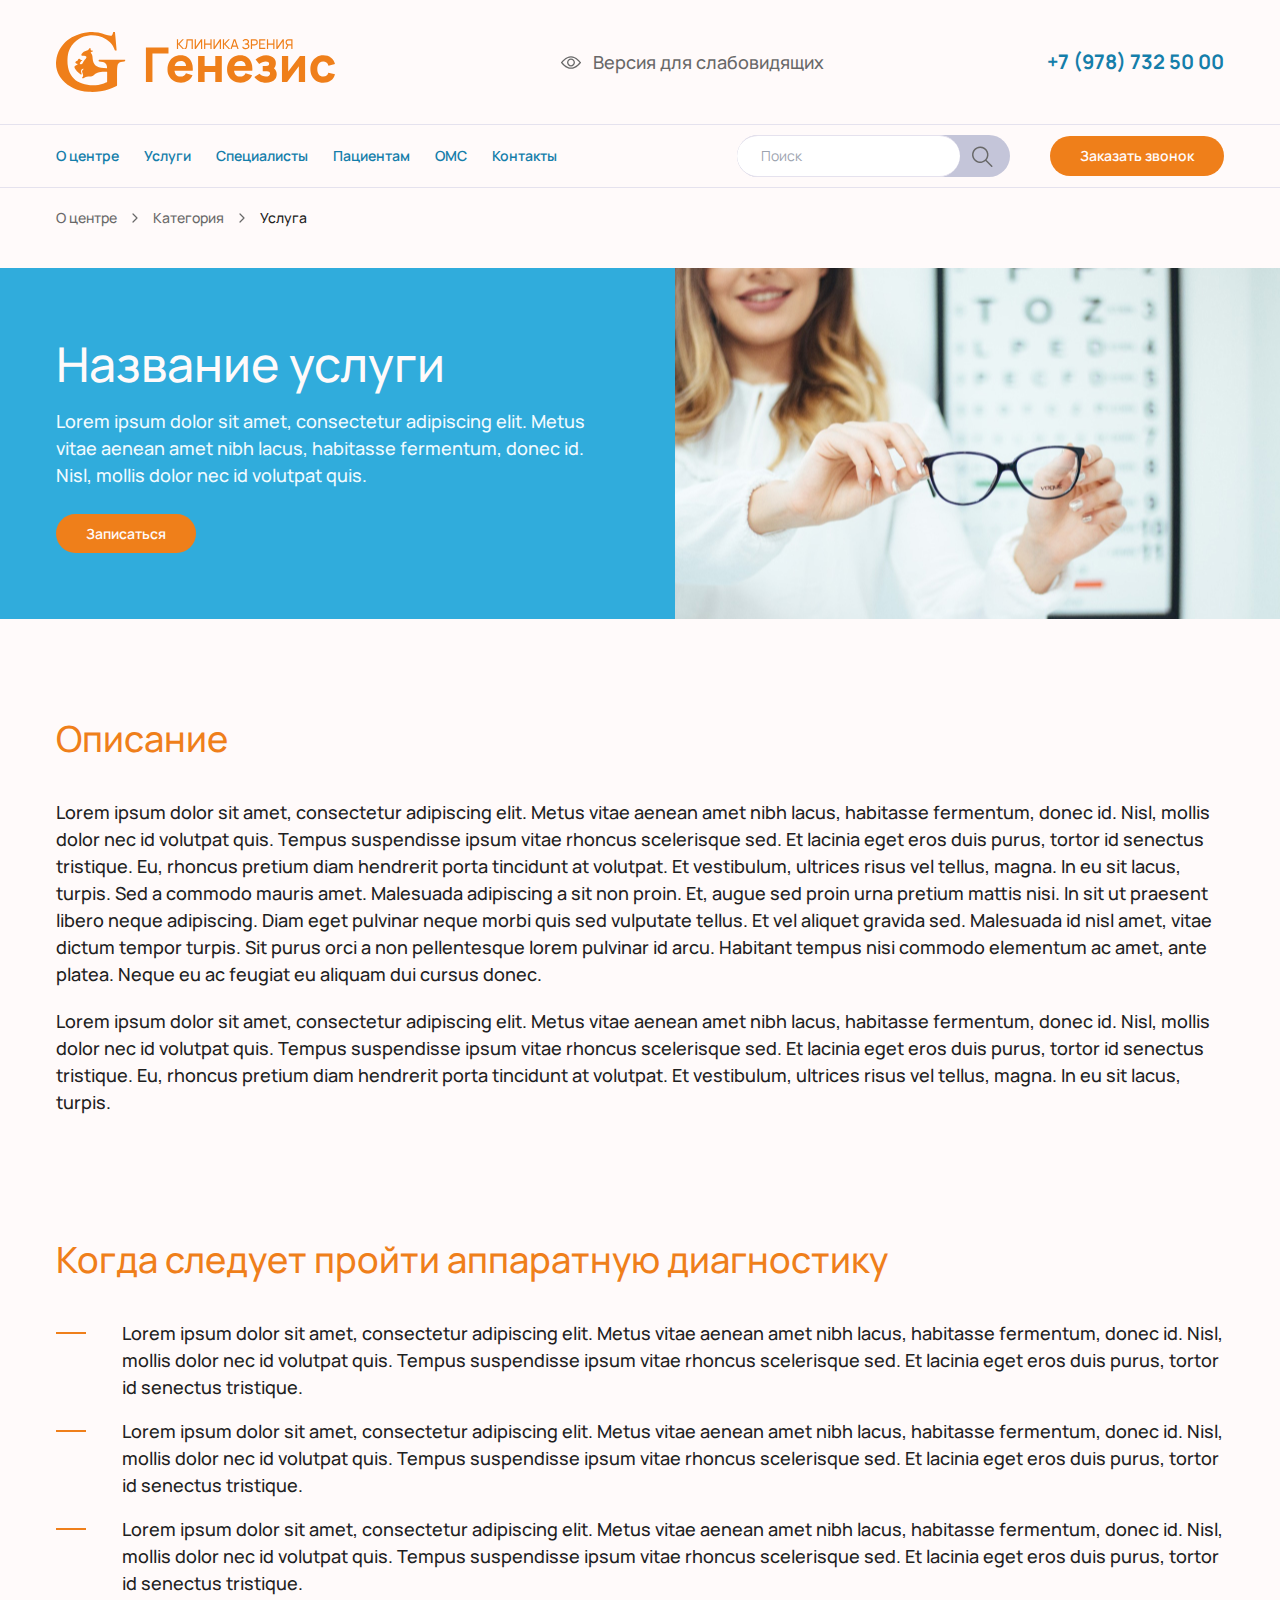
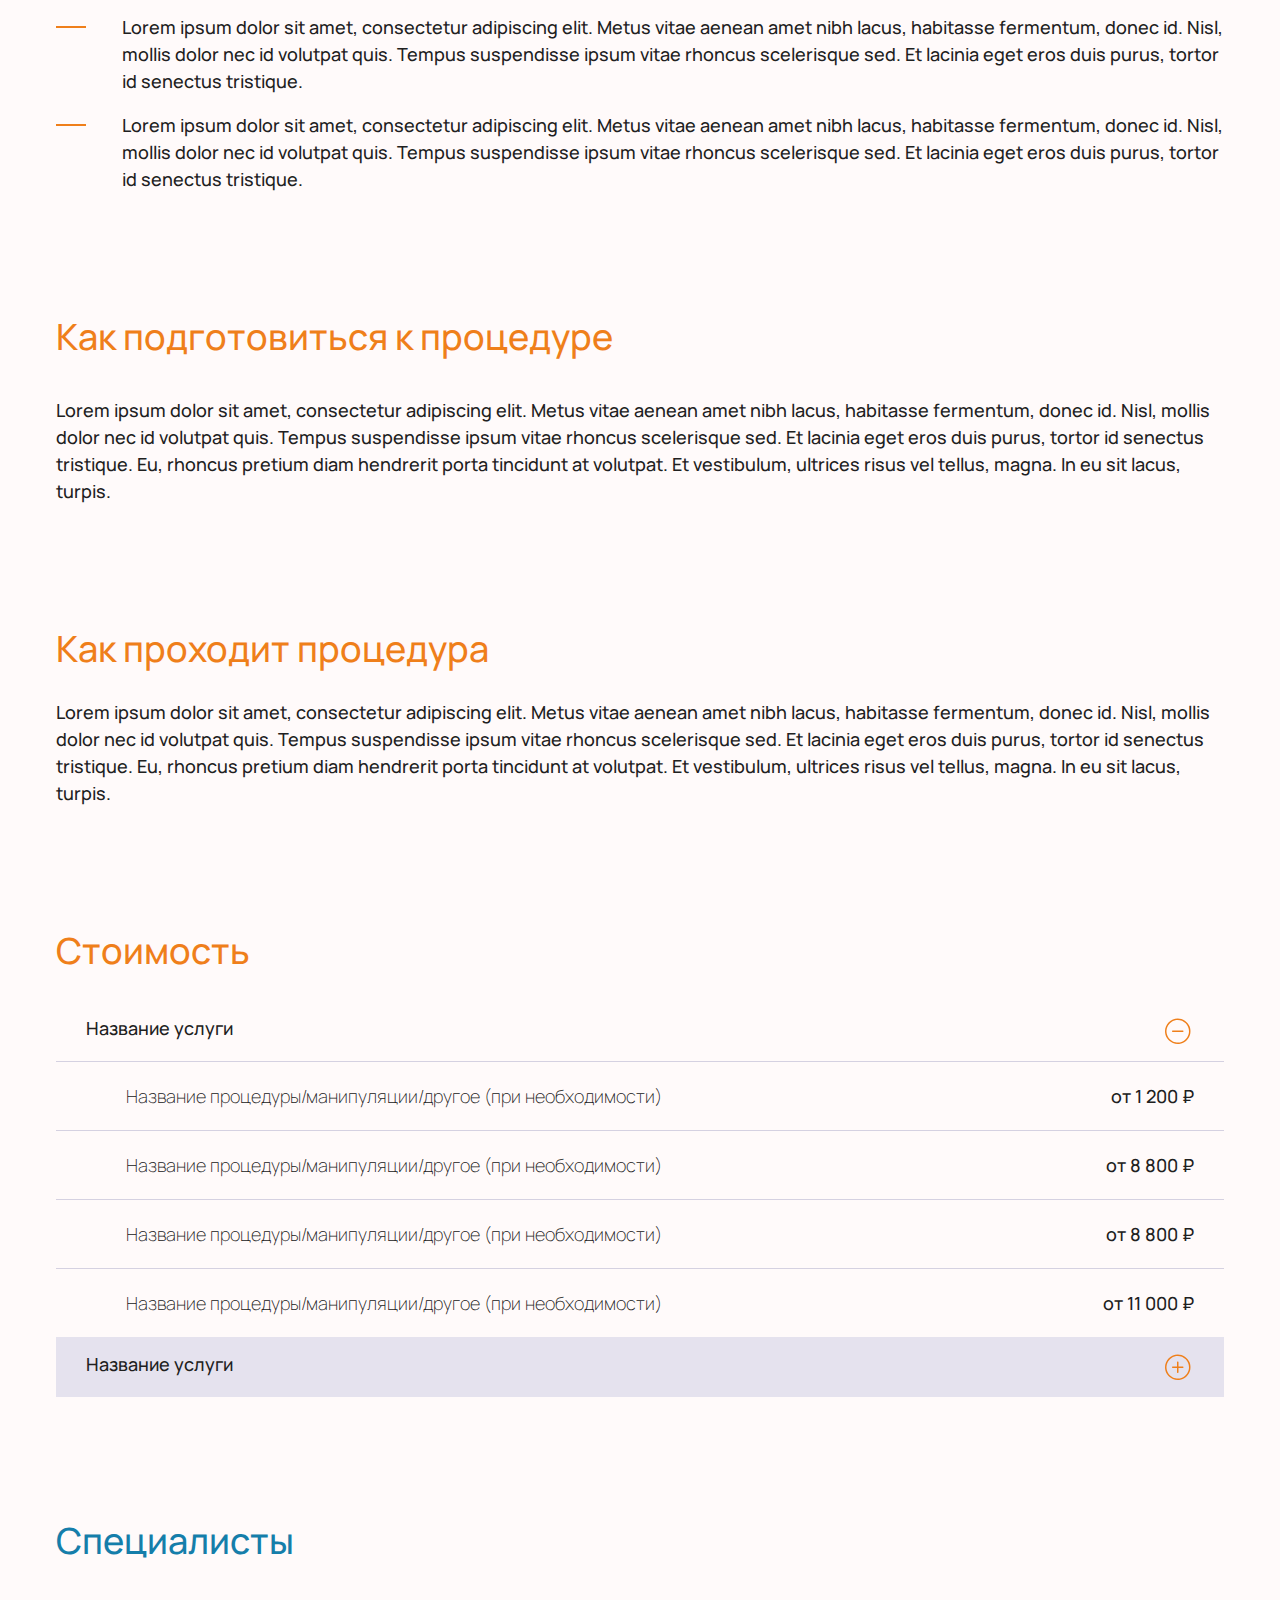
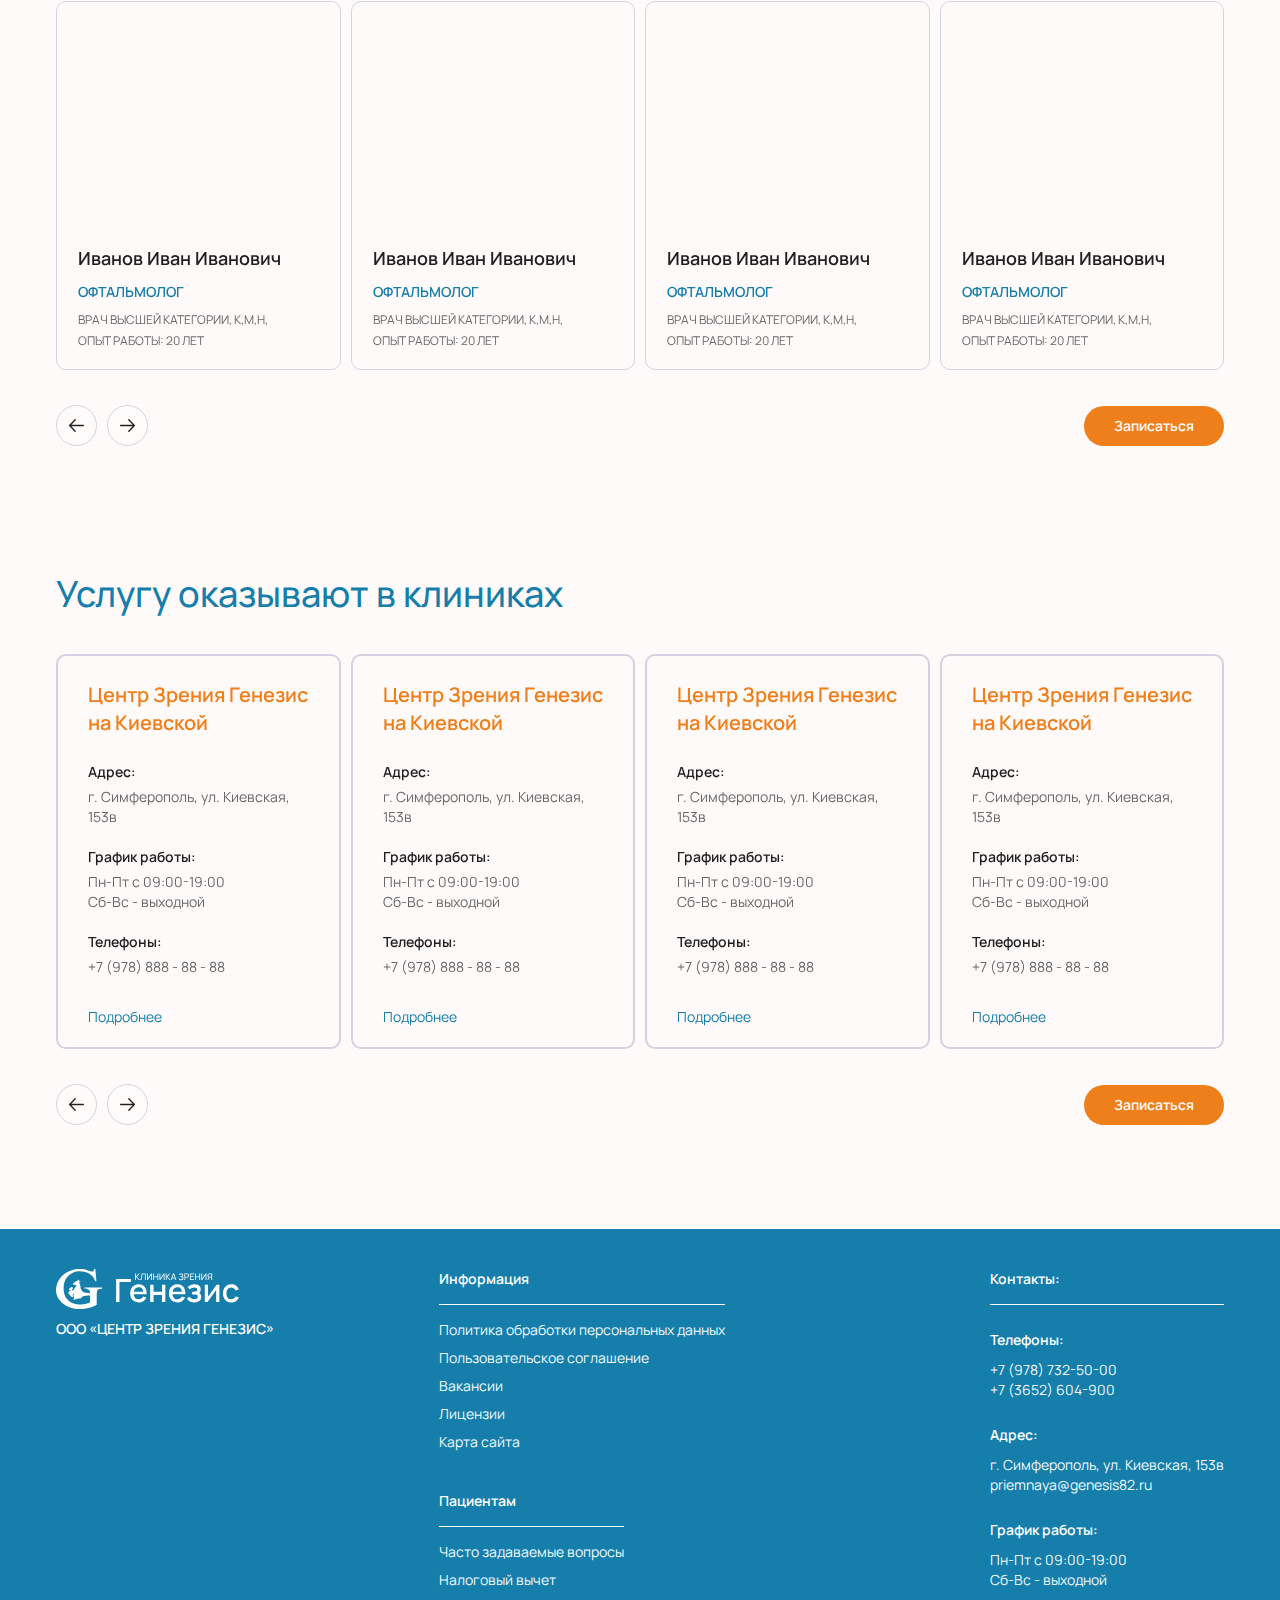
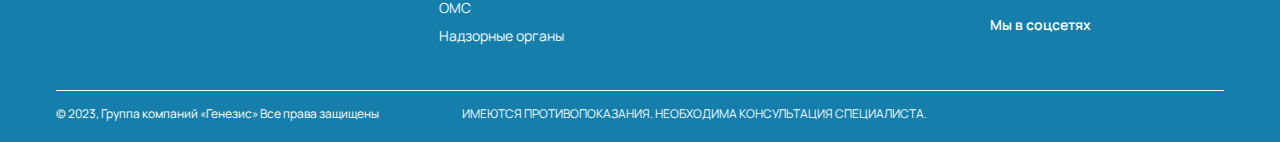
<file: app/service.html>
<!DOCTYPE html>
<html lang="en">

<head>
  <meta charset="UTF-8">
  <meta http-equiv="X-UA-Compatible" content="IE=edge">
  <meta name="viewport" content="width=device-width, initial-scale=1.0">
  <title>Document</title>
  <link rel="stylesheet" href="https://cdn.jsdelivr.net/npm/swiper@11/swiper-bundle.min.css" />
  <link rel="stylesheet" href="css/style.css">
</head>

<body>

  <header>
    <div class="container">
      <div class="flex justify-between items-center py-8">
        <a class="logo" href="#">
          <!-- <img class="logo__img" src="img/1x1.png" data-src="img/logo.svg" alt="logo"> -->
          <svg width="281" height="60" viewBox="0 0 281 60" fill="none" xmlns="http://www.w3.org/2000/svg">
            <g clip-path="url(#clip0_310_1718)">
              <path
                d="M60.5928 18.3892C60.0635 18.3892 59.5896 18.3782 59.1166 18.3892C58.825 18.3984 58.7973 18.1875 58.7124 17.9951C58.1352 16.681 57.6462 15.3165 56.9479 14.0687C55.3011 11.1279 52.9149 8.87363 50.0379 7.14024C47.6853 5.72279 45.1512 4.75401 42.4835 4.1104C39.3402 3.35419 36.1684 3.10213 32.9528 3.4651C29.4449 3.86673 26.163 4.9481 23.1474 6.79071C19.1925 9.20804 16.1164 12.4622 13.9948 16.5928C12.6505 19.2101 11.9027 22.0055 11.6363 24.9295C11.3229 28.3567 11.3935 31.7714 12.038 35.1617C12.7026 38.6604 14.0066 41.8835 16.1996 44.7142C18.1985 47.2937 20.7292 49.2161 23.6692 50.6067C26.9687 52.1662 30.4565 52.9904 34.088 53.2652C38.8151 53.6223 43.401 52.9291 47.8786 51.4369C48.844 51.1159 49.7758 50.6924 50.7252 50.321C51.0084 50.211 51.1185 50.0303 51.1185 49.7152C51.1185 46.5274 51.1285 43.3393 51.1487 40.151C51.1487 39.9224 51.1319 39.7309 50.8328 39.7157C47.6769 39.5334 44.537 39.5275 41.5189 40.6711C40.0358 41.2389 38.7104 42.1539 37.6539 43.3396C36.9246 44.1504 36.0642 44.3655 35.0895 44.4235C34.2106 44.4748 33.3292 44.5075 32.4495 44.5008C31.2875 44.4907 30.2112 44.7445 29.2071 45.341C28.6307 45.6822 28.0358 45.9972 27.4334 46.2896C26.9427 46.5283 26.5175 46.4249 26.2806 46.0535C26.1126 45.7939 26.0638 45.4973 26.326 45.2973C27.2779 44.5579 27.2082 43.5757 26.9587 42.5851C26.7444 41.734 26.4218 40.9105 26.1646 40.0703C25.9529 39.3763 26.0462 38.7587 26.6158 38.2344C26.9172 37.9446 27.1847 37.6216 27.4132 37.2715C27.4972 37.1455 27.4578 36.9354 27.4746 36.7581C27.3063 36.7528 27.1379 36.7584 26.9704 36.7749C26.8471 36.8013 26.7292 36.8485 26.6217 36.9144C26.1924 37.1522 25.6193 37.1934 25.4009 37.7278C25.0782 38.5184 24.9304 39.336 25.1589 40.1829C25.311 40.745 25.542 41.2937 25.6219 41.8633C25.6992 42.4112 25.2757 42.6935 24.7892 42.4103C24.1142 42.0185 23.4746 41.5687 22.8777 41.066C21.4972 39.8981 20.21 38.6335 19.242 37.0875C18.9903 36.6852 18.7795 36.2588 18.6127 35.8146C18.2691 34.8996 18.4917 34.2308 19.3361 33.7401C19.8277 33.4552 20.378 33.2729 20.9006 33.0418C21.0437 32.9864 21.1812 32.9178 21.3115 32.8368C21.7375 32.5369 21.698 32.0731 21.2224 31.8512C21.0304 31.7681 20.8306 31.7042 20.6259 31.6605C20.0537 31.5219 19.6798 31.1144 19.3874 30.659C19.2916 30.5094 19.3681 30.1641 19.4832 29.9809C19.7831 29.5053 20.2579 29.2113 20.7897 29.0516C21.3392 28.8836 21.6619 28.5559 21.8165 28.0064C21.9316 27.5997 22.1366 27.2443 22.5601 27.0443C23.3533 26.6679 23.7272 26.7612 24.3313 27.4014C24.564 27.6476 24.9194 27.798 25.2362 27.9425C26.4318 28.4819 26.7015 28.5618 25.6622 28.8911C25.4723 28.9516 25.2186 29.0037 25.1219 29.1432C24.7018 29.7658 24.2817 30.3968 23.9523 31.0707C23.6507 31.6899 23.9002 32.0882 24.5607 32.247C25.5059 32.4713 26.1571 32.163 26.6242 31.253C27.2964 29.9448 27.9989 28.6626 28.9668 27.5409C29.3491 27.0972 29.6927 26.6166 30.044 26.1512C30.1406 26.0139 30.2215 25.8662 30.2851 25.7109C30.6615 24.8572 30.296 24.0918 29.3693 23.9607C28.529 23.8422 27.6712 23.8515 26.8209 23.8002C26.5836 23.7928 26.347 23.7707 26.1126 23.7338C25.4664 23.6128 25.1883 23.0986 25.4404 22.4861C25.5362 22.2567 25.6924 22.0534 25.821 21.8383C26.8578 20.099 28.4921 19.2412 30.3742 18.7471C30.6044 18.6866 30.8254 18.5925 31.0556 18.5396C31.9269 18.3396 32.4546 17.7187 32.9478 17.0406C33.1444 16.7522 33.3733 16.4873 33.63 16.2508C33.7762 16.1248 34.0703 16.0139 34.2123 16.0827C34.3804 16.1609 34.5131 16.4247 34.5576 16.6297C34.6417 17.0372 34.6417 17.4641 34.7131 17.8749C34.8148 18.4303 34.982 18.5337 35.5348 18.5639C35.9102 18.5808 36.2833 18.6309 36.6498 18.7135C36.975 18.7908 37.0447 19.0303 36.8061 19.2697C36.6121 19.4448 36.3881 19.5835 36.1448 19.6789C35.918 19.7797 35.6575 19.8033 35.4248 19.8932C34.7467 20.157 34.5602 20.7334 35.0769 21.2325C36.0776 22.2046 36.3137 23.4591 36.4876 24.7345C36.6616 26.01 36.6557 27.3123 36.9128 28.5643C37.411 30.9715 38.5495 33.0175 40.7375 34.3274C42.0709 35.1247 43.5623 35.4449 45.0798 35.6415C46.9501 35.8835 48.8238 36.0927 50.6958 36.3195C50.926 36.3481 51.0941 36.3095 51.0815 36.0313C51.021 34.6971 50.8824 33.3754 50.1993 32.1882C49.4321 30.8556 48.171 30.1901 46.7443 29.8843C45.5755 29.6322 44.3715 29.5423 43.1783 29.4247C42.7734 29.3843 42.6162 29.2642 42.6213 28.8441C42.6347 27.7577 42.6213 27.7585 43.6959 27.7585H68.5775C69.1934 27.7585 69.1934 27.7585 69.1934 28.3693C69.1934 29.3633 69.1883 29.3205 68.1969 29.4616C67.0542 29.6297 65.8988 29.7927 64.794 30.112C62.8211 30.6833 61.7204 32.1184 61.428 34.103C61.2056 35.581 61.0851 37.0726 61.0676 38.5671C61.0247 43.4472 61.0474 48.3272 61.0676 53.208C61.0676 53.6441 60.9323 53.8886 60.5508 54.0953C58.1142 55.4195 55.5557 56.4715 52.9241 57.3403C46.2866 59.506 39.2916 60.362 32.3277 59.8609C27.2023 59.4694 22.245 58.3813 17.5465 56.2413C13.3117 54.3324 9.53334 51.5414 6.46391 48.055C3.95753 45.2125 2.07038 42.0053 0.960446 38.3571C0.0353594 35.3163 -0.173856 32.2176 0.130305 29.0651C0.520514 24.8487 1.80398 20.7637 3.89535 17.0818C4.93387 15.2518 6.19924 13.5822 7.57637 11.9942C9.92722 9.28473 12.7324 7.00582 15.866 5.25982C18.8272 3.5922 21.9825 2.2955 25.2606 1.39899C27.5182 0.783948 29.8112 0.316784 32.1437 0.186549C34.2056 0.0714384 36.2818 0.0857222 38.3462 0.169745C40.9753 0.278134 43.5892 0.599939 46.1099 1.40571C48.0248 2.01824 49.9035 2.75007 51.8234 3.34411C52.7056 3.61802 53.6425 3.73818 54.5634 3.85833C55.2893 3.95327 55.8153 3.55249 56.201 2.96265C56.7152 2.17452 56.9757 1.29144 57.1202 0.373919C57.1639 0.0932842 57.2689 -0.0109036 57.5504 0.0050607C57.8991 0.0244949 58.2487 0.0233726 58.5973 0.0016998C58.8872 -0.0159449 58.9939 0.103367 59.0174 0.37896C59.1359 1.77121 59.2695 3.16262 59.3913 4.55487C59.6921 7.88048 59.9926 11.2066 60.2929 14.5334C60.3987 15.7164 60.4928 16.9011 60.5911 18.085C60.5979 18.1665 60.5928 18.248 60.5928 18.3892Z"
                fill="#EF7F1A" />
              <path
                d="M120.905 17V7.28H122.107V11.843L126.359 7.28H127.871L123.457 11.9982L128.216 17H126.663L122.107 12.248V17H120.905ZM128.483 17V15.9537C128.722 15.9762 128.92 15.965 129.077 15.92C129.235 15.875 129.363 15.7782 129.462 15.6297C129.566 15.4812 129.656 15.2652 129.732 14.9817C129.809 14.6937 129.883 14.3202 129.955 13.8612C130.049 13.3212 130.128 12.7767 130.191 12.2277C130.254 11.6742 130.308 11.1207 130.353 10.5672C130.403 10.0092 130.443 9.45575 130.475 8.90675C130.506 8.35325 130.533 7.811 130.556 7.28H136.813V17H135.611V8.42075H131.696C131.669 8.83025 131.64 9.269 131.609 9.737C131.582 10.2005 131.546 10.6842 131.501 11.1882C131.456 11.6922 131.402 12.212 131.339 12.7475C131.276 13.283 131.197 13.8275 131.102 14.381C131.026 14.8265 130.934 15.2337 130.826 15.6027C130.722 15.9717 130.576 16.28 130.387 16.5275C130.202 16.775 129.957 16.9437 129.651 17.0338C129.35 17.1238 128.96 17.1125 128.483 17ZM146.203 17H144.988V9.3995L139.918 17H138.703V7.28H139.918V14.8737L144.988 7.28H146.203V17ZM148.09 17V7.28H149.292V11.5662H154.408V7.28H155.61V17H154.408V12.707H149.292V17H148.09ZM165.002 17H163.787V9.3995L158.718 17H157.503V7.28H158.718V14.8737L163.787 7.28H165.002V17ZM166.89 17V7.28H168.091V11.843L172.344 7.28H173.856L169.441 11.9982L174.2 17H172.648L168.091 12.248V17H166.89ZM174.468 17L177.721 7.28H179.395L182.649 17H181.4L178.356 7.982H178.734L175.717 17H174.468ZM176.034 14.7252V13.598H181.083V14.7252H176.034ZM189.78 17.2025C189.114 17.2025 188.533 17.1058 188.038 16.9122C187.548 16.7142 187.14 16.4577 186.816 16.1427C186.497 15.8232 186.254 15.4812 186.087 15.1167L187.154 14.4552C187.262 14.7387 187.428 15.002 187.653 15.245C187.883 15.488 188.175 15.6837 188.531 15.8322C188.891 15.9807 189.323 16.055 189.827 16.055C190.34 16.055 190.77 15.9762 191.116 15.8187C191.463 15.6567 191.721 15.4385 191.892 15.164C192.068 14.885 192.156 14.5655 192.156 14.2055C192.156 13.796 192.054 13.481 191.852 13.2605C191.649 13.0355 191.377 12.878 191.035 12.788C190.698 12.6935 190.324 12.6395 189.915 12.626C189.595 12.6125 189.366 12.6035 189.226 12.599C189.087 12.5945 188.992 12.5922 188.943 12.5922C188.898 12.5922 188.855 12.5922 188.814 12.5922V11.4447C188.855 11.4447 188.94 11.4447 189.071 11.4447C189.201 11.4447 189.339 11.4447 189.483 11.4447C189.627 11.4402 189.741 11.4357 189.827 11.4312C190.43 11.3997 190.909 11.2467 191.265 10.9722C191.62 10.6932 191.798 10.3107 191.798 9.82475C191.798 9.32075 191.616 8.927 191.251 8.6435C190.891 8.36 190.421 8.21825 189.84 8.21825C189.291 8.21825 188.823 8.3465 188.436 8.603C188.054 8.8595 187.748 9.19025 187.518 9.59525L186.594 8.8055C186.909 8.306 187.345 7.89425 187.903 7.57025C188.466 7.24175 189.123 7.0775 189.874 7.0775C190.288 7.0775 190.686 7.13375 191.069 7.24625C191.456 7.35425 191.798 7.52075 192.095 7.74575C192.396 7.96625 192.635 8.2475 192.81 8.5895C192.986 8.927 193.074 9.3275 193.074 9.791C193.074 10.2905 192.968 10.7337 192.756 11.1207C192.545 11.5077 192.268 11.807 191.926 12.0185C192.399 12.176 192.768 12.437 193.033 12.8015C193.299 13.166 193.431 13.6385 193.431 14.219C193.431 14.8265 193.276 15.353 192.966 15.7985C192.66 16.244 192.232 16.5905 191.683 16.838C191.134 17.081 190.5 17.2025 189.78 17.2025ZM194.852 17V7.28H198.693C198.788 7.28 198.9 7.2845 199.031 7.2935C199.161 7.298 199.287 7.3115 199.409 7.334C199.935 7.415 200.376 7.595 200.732 7.874C201.092 8.153 201.362 8.50625 201.542 8.93375C201.722 9.35675 201.812 9.827 201.812 10.3445C201.812 10.8575 201.719 11.3277 201.535 11.7552C201.355 12.1782 201.085 12.5315 200.725 12.815C200.369 13.094 199.931 13.274 199.409 13.355C199.287 13.373 199.161 13.3865 199.031 13.3955C198.9 13.4045 198.788 13.409 198.693 13.409H196.054V17H194.852ZM196.054 12.2682H198.653C198.738 12.2682 198.835 12.2637 198.943 12.2547C199.055 12.2457 199.161 12.23 199.26 12.2075C199.571 12.1355 199.823 12.005 200.016 11.816C200.214 11.6225 200.358 11.3975 200.448 11.141C200.538 10.88 200.583 10.6145 200.583 10.3445C200.583 10.0745 200.538 9.81125 200.448 9.55475C200.358 9.29375 200.214 9.0665 200.016 8.873C199.823 8.6795 199.571 8.549 199.26 8.4815C199.161 8.4545 199.055 8.43875 198.943 8.43425C198.835 8.42525 198.738 8.42075 198.653 8.42075H196.054V12.2682ZM203.158 17V7.28H209.3V8.42075H204.359V11.465H208.49V12.6057H204.359V15.8592H209.3V17H203.158ZM210.923 17V7.28H212.125V11.5662H217.241V7.28H218.443V17H217.241V12.707H212.125V17H210.923ZM227.835 17H226.62V9.3995L221.551 17H220.336V7.28H221.551V14.8737L226.62 7.28H227.835V17ZM236.48 17H235.278V13.409H232.288L231.829 13.3347C231.073 13.1952 230.499 12.851 230.108 12.302C229.716 11.7485 229.52 11.096 229.52 10.3445C229.52 9.827 229.61 9.35675 229.79 8.93375C229.975 8.50625 230.245 8.153 230.6 7.874C230.96 7.595 231.401 7.415 231.923 7.334C232.049 7.3115 232.175 7.298 232.301 7.2935C232.432 7.2845 232.544 7.28 232.639 7.28H236.48V17ZM230.695 17H229.318L231.424 12.68L232.612 13.0445L230.695 17ZM235.278 12.2682V8.42075H232.679C232.598 8.42075 232.502 8.42525 232.389 8.43425C232.281 8.43875 232.175 8.4545 232.072 8.4815C231.761 8.549 231.509 8.6795 231.316 8.873C231.122 9.0665 230.978 9.29375 230.884 9.55475C230.794 9.81125 230.749 10.0745 230.749 10.3445C230.749 10.6145 230.794 10.88 230.884 11.141C230.978 11.3975 231.122 11.6225 231.316 11.816C231.509 12.005 231.761 12.1355 232.072 12.2075C232.175 12.23 232.281 12.2457 232.389 12.2547C232.502 12.2637 232.598 12.2682 232.679 12.2682H235.278Z"
                fill="#EF7F1A" />
              <path
                d="M89.9206 50V15.44H112.481V21.536H96.4486V50H89.9206ZM124.984 50.72C122.328 50.72 119.984 50.152 117.952 49.016C115.936 47.864 114.352 46.288 113.2 44.288C112.064 42.272 111.496 39.968 111.496 37.376C111.496 34.544 112.056 32.08 113.176 29.984C114.296 27.888 115.84 26.264 117.808 25.112C119.776 23.944 122.04 23.36 124.6 23.36C127.32 23.36 129.632 24 131.536 25.28C133.44 26.56 134.848 28.36 135.76 30.68C136.672 33 136.992 35.728 136.72 38.864H130.264V36.464C130.264 33.824 129.84 31.928 128.992 30.776C128.16 29.608 126.792 29.024 124.888 29.024C122.664 29.024 121.024 29.704 119.968 31.064C118.928 32.408 118.408 34.4 118.408 37.04C118.408 39.456 118.928 41.328 119.968 42.656C121.024 43.968 122.568 44.624 124.6 44.624C125.88 44.624 126.976 44.344 127.888 43.784C128.8 43.224 129.496 42.416 129.976 41.36L136.504 43.232C135.528 45.6 133.984 47.44 131.872 48.752C129.776 50.064 127.48 50.72 124.984 50.72ZM116.392 38.864V34.016H133.576V38.864H116.392ZM142.091 50V24.08H148.619V33.968H159.275V24.08H165.803V50H159.275V40.064H148.619V50H142.091ZM184.562 50.72C181.906 50.72 179.562 50.152 177.53 49.016C175.514 47.864 173.93 46.288 172.778 44.288C171.642 42.272 171.074 39.968 171.074 37.376C171.074 34.544 171.634 32.08 172.754 29.984C173.874 27.888 175.418 26.264 177.386 25.112C179.354 23.944 181.618 23.36 184.178 23.36C186.898 23.36 189.21 24 191.114 25.28C193.018 26.56 194.426 28.36 195.338 30.68C196.25 33 196.57 35.728 196.298 38.864H189.842V36.464C189.842 33.824 189.418 31.928 188.57 30.776C187.738 29.608 186.37 29.024 184.466 29.024C182.242 29.024 180.602 29.704 179.546 31.064C178.506 32.408 177.986 34.4 177.986 37.04C177.986 39.456 178.506 41.328 179.546 42.656C180.602 43.968 182.146 44.624 184.178 44.624C185.458 44.624 186.554 44.344 187.466 43.784C188.378 43.224 189.074 42.416 189.554 41.36L196.082 43.232C195.106 45.6 193.562 47.44 191.45 48.752C189.354 50.064 187.058 50.72 184.562 50.72ZM175.97 38.864V34.016H193.154V38.864H175.97ZM209.948 50.72C207.532 50.72 205.292 50.224 203.228 49.232C201.18 48.224 199.564 46.848 198.38 45.104L203.516 41.648C204.428 42.576 205.404 43.304 206.444 43.832C207.5 44.36 208.652 44.624 209.9 44.624C211.196 44.624 212.204 44.344 212.924 43.784C213.66 43.224 214.028 42.48 214.028 41.552C214.028 40.656 213.732 40.048 213.14 39.728C212.564 39.408 211.828 39.24 210.932 39.224C210.052 39.208 209.164 39.2 208.268 39.2H206.732V34.112H208.268C209.612 34.112 210.756 34 211.7 33.776C212.644 33.536 213.116 32.88 213.116 31.808C213.116 30.912 212.788 30.288 212.132 29.936C211.476 29.584 210.716 29.408 209.852 29.408C208.7 29.408 207.54 29.656 206.372 30.152C205.204 30.648 204.14 31.232 203.18 31.904L199.58 27.44C201.052 26.208 202.684 25.224 204.476 24.488C206.284 23.736 208.172 23.36 210.14 23.36C211.804 23.36 213.372 23.648 214.844 24.224C216.332 24.8 217.532 25.672 218.444 26.84C219.372 27.992 219.836 29.44 219.836 31.184C219.836 32.304 219.612 33.4 219.164 34.472C218.716 35.544 217.948 36.608 216.86 37.664L216.812 35.6C217.612 36.016 218.3 36.552 218.876 37.208C219.468 37.848 219.916 38.592 220.22 39.44C220.54 40.288 220.7 41.216 220.7 42.224C220.7 44.08 220.204 45.64 219.212 46.904C218.22 48.168 216.908 49.12 215.276 49.76C213.644 50.4 211.868 50.72 209.948 50.72ZM249.087 24.08V50H242.847V34.16L231.135 50H225.951V24.08H232.191V39.392L243.951 24.08H249.087ZM267.235 50.72C264.547 50.72 262.243 50.12 260.323 48.92C258.403 47.72 256.931 46.088 255.907 44.024C254.883 41.96 254.371 39.632 254.371 37.04C254.371 34.416 254.899 32.072 255.955 30.008C257.027 27.944 258.531 26.32 260.467 25.136C262.403 23.952 264.691 23.36 267.331 23.36C270.387 23.36 272.947 24.136 275.011 25.688C277.091 27.224 278.419 29.328 278.995 32L272.467 33.728C272.083 32.384 271.411 31.336 270.451 30.584C269.507 29.832 268.435 29.456 267.235 29.456C265.859 29.456 264.731 29.792 263.851 30.464C262.971 31.12 262.323 32.024 261.907 33.176C261.491 34.312 261.283 35.6 261.283 37.04C261.283 39.296 261.779 41.128 262.771 42.536C263.779 43.928 265.267 44.624 267.235 44.624C268.707 44.624 269.827 44.288 270.595 43.616C271.363 42.944 271.939 41.984 272.323 40.736L278.995 42.128C278.259 44.88 276.867 47 274.819 48.488C272.771 49.976 270.243 50.72 267.235 50.72Z"
                fill="#EF7F1A" />
            </g>
          </svg>

        </a>
        <button class="eye flex gap-3 items-center text-gray font-manrope-500" href="#">
          <img src="img/1x1.png" data-src="img/icons/eye.svg" alt="eye">
          <span class="block">Версия для слабовидящих</span>
        </button>
        <a class="hidden md:block font-manrope-700 text-accent text-xl" href="tel:+79787325000">+7 (978) 732 50 00</a>
      </div>
    </div>
    <div class="subheader border-y border-divider text-sm font-manrope-600">
      <div class="container">
        <div class="flex justify-between items-center py-2.5">
          <nav class="menu text-accent">
            <div class="humb">
              <div class="hamb__field" id="hamb">
                <div class="bar"></div>
                <div class="bar"></div>
                <div class="bar"></div>
              </div>
            </div>
            <ul class="menu__list flex gap-5 2xl:gap-[25px]">
              <li class="menu__list-item border-b border-transparent hover:border-accent">
                <a href="#">О центре</a>
                <ul class="menu__submenu font-manrope-400">
                  <li>
                    <a href="#">Условия нахождения</a>
                  </li>
                  <li>
                    <a href="#">Внутренний распорядок</a>
                  </li>
                  <li>
                    <a href="#">Получение медицинской документации</a>
                  </li>
                  <li>
                    <a href="#">Налоговый вычет</a>
                  </li>
                </ul>
              </li>
              <li class="menu__list-item border-b border-transparent hover:border-accent">
                <a href="#">Услуги</a>
                <ul class="menu__submenu font-manrope-400">
                  <li>
                    <a href="#">Условия нахождения</a>
                  </li>
                  <li>
                    <a href="#">Внутренний распорядок</a>
                  </li>
                  <li>
                    <a href="#">Получение медицинской документации</a>
                  </li>
                  <li>
                    <a href="#">Налоговый вычет</a>
                  </li>
                </ul>
              </li>
              <li class="menu__list-item border-b border-transparent hover:border-accent">
                <a href="#">Специалисты</a>
                <ul class="menu__submenu font-manrope-400">
                  <li>
                    <a href="#">Условия нахождения</a>
                  </li>
                  <li>
                    <a href="#">Внутренний распорядок</a>
                  </li>
                  <li>
                    <a href="#">Получение медицинской документации</a>
                  </li>
                  <li>
                    <a href="#">Налоговый вычет</a>
                  </li>
                </ul>
              </li>
              <li class="menu__list-item border-b border-transparent hover:border-accent">
                <a href="#">Пациентам</a>
                <ul class="menu__submenu font-manrope-400">
                  <li>
                    <a href="#">Условия нахождения</a>
                  </li>
                  <li>
                    <a href="#">Внутренний распорядок</a>
                  </li>
                  <li>
                    <a href="#">Получение медицинской документации</a>
                  </li>
                  <li>
                    <a href="#">Налоговый вычет</a>
                  </li>
                </ul>
              </li>
              <li class="menu__list-item border-b border-transparent hover:border-accent">
                <a href="#">ОМС</a>
                <ul class="menu__submenu font-manrope-400">
                  <li>
                    <a href="#">Условия нахождения</a>
                  </li>
                  <li>
                    <a href="#">Внутренний распорядок</a>
                  </li>
                  <li>
                    <a href="#">Получение медицинской документации</a>
                  </li>
                  <li>
                    <a href="#">Налоговый вычет</a>
                  </li>
                </ul>
              </li>
              <li class="menu__list-item border-b border-transparent hover:border-accent">
                <a href="#">Контакты</a>
                <ul class="menu__submenu font-manrope-400">
                  <li>
                    <a href="#">Условия нахождения</a>
                  </li>
                  <li>
                    <a href="#">Внутренний распорядок</a>
                  </li>
                  <li>
                    <a href="#">Получение медицинской документации</a>
                  </li>
                  <li>
                    <a href="#">Налоговый вычет</a>
                  </li>
                </ul>
              </li>
            </ul>
          </nav>
          <form class="search-form font-manrope-400 ml-auto mr-4 w-[40%] order-1 sm:order-none xl:w-auto 2xl:mr-10"
            action="#" method="post">
            <div class="flex gap-2.5 items-center bg-neutrallight rounded-[50px] pr-4">
              <input
                class="py-2.5 px-4 border-y border-divider rounded-[50px] outline-none text-gray w-[90%] xl:w-auto 2xl:px-6"
                type="text" placeholder="Поиск">
              <div class="eye-img">
                <img class="w-full h-full" src="img/1x1.png" data-src="img/icons/search.svg" alt="search">
              </div>
            </div>
          </form>
          <a class="request-a-call py-2.5 px-5 bg-brand rounded-[50px] text-milk font-manrope-600 text-sm flex-none ml-auto sm:ml-0 2xl:px-[30px]"
            href="#">Заказать звонок</a>
        </div>
      </div>
    </div>
    <div class="popup" id="popup-menu">
      <!-- <div class="container"> -->
      <ul class="popup-menu__list flex">
        <li class="popup-menu__list-item">
          <a href="#">О центре</a>
          <ul class="popup-menu__submenu font-manrope-400">
            <li>
              <a href="#">Условия нахождения</a>
            </li>
            <li>
              <a href="#">Внутренний распорядок</a>
            </li>
            <li>
              <a href="#">Получение медицинской документации</a>
            </li>
            <li>
              <a href="#">Налоговый вычет</a>
            </li>
          </ul>
        </li>
        <li class="popup-menu__list-item">
          <a href="#">Услуги</a>
          <ul class="popup-menu__submenu font-manrope-400">
            <li>
              <a href="#">Условия нахождения</a>
            </li>
            <li>
              <a href="#">Внутренний распорядок</a>
            </li>
            <li>
              <a href="#">Получение медицинской документации</a>
            </li>
            <li>
              <a href="#">Налоговый вычет</a>
            </li>
          </ul>
        </li>
        <li class="popup-menu__list-item">
          <a href="#">Специалисты</a>
          <ul class="popup-menu__submenu font-manrope-400">
            <li>
              <a href="#">Условия нахождения</a>
            </li>
            <li>
              <a href="#">Внутренний распорядок</a>
            </li>
            <li>
              <a href="#">Получение медицинской документации</a>
            </li>
            <li>
              <a href="#">Налоговый вычет</a>
            </li>
          </ul>
        </li>
        <li class="popup-menu__list-item">
          <a href="#">Пациентам</a>
          <ul class="popup-menu__submenu font-manrope-400">
            <li>
              <a href="#">Условия нахождения</a>
            </li>
            <li>
              <a href="#">Внутренний распорядок</a>
            </li>
            <li>
              <a href="#">Получение медицинской документации</a>
            </li>
            <li>
              <a href="#">Налоговый вычет</a>
            </li>
          </ul>
        </li>
        <li class="popup-menu__list-item">
          <a href="#">ОМС</a>
          <ul class="popup-menu__submenu font-manrope-400">
            <li>
              <a href="#">Условия нахождения</a>
            </li>
            <li>
              <a href="#">Внутренний распорядок</a>
            </li>
            <li>
              <a href="#">Получение медицинской документации</a>
            </li>
            <li>
              <a href="#">Налоговый вычет</a>
            </li>
          </ul>
        </li>
        <li class="popup-menu__list-item">
          <a href="#">Контакты</a>
          <ul class="popup-menu__submenu font-manrope-400">
            <li>
              <a href="#">Условия нахождения</a>
            </li>
            <li>
              <a href="#">Внутренний распорядок</a>
            </li>
            <li>
              <a href="#">Получение медицинской документации</a>
            </li>
            <li>
              <a href="#">Налоговый вычет</a>
            </li>
          </ul>
        </li>
      </ul>
      <!-- </div> -->
    </div>
  </header>

  <main class="pt-5 pb-[50px] lg:pb-[100px]">

    <div>
      <div class="container">
        <div class="flex items-center gap-2 text-sm flex-wrap">
          <a class="text-gray flex gap-2 items-center" href="#">
            О центре
            <span>
              <svg width="20" height="20" viewBox="0 0 20 20" fill="none" xmlns="http://www.w3.org/2000/svg">
                <path id="Vector" d="M8 14L12 10L8 6" stroke="#686868" stroke-width="1.2" stroke-linecap="round"
                  stroke-linejoin="round" />
              </svg>
            </span>
          </a>
          <a class="text-gray flex gap-2 items-center" href="#">
            Категория
            <span>
              <svg width="20" height="20" viewBox="0 0 20 20" fill="none" xmlns="http://www.w3.org/2000/svg">
                <path id="Vector" d="M8 14L12 10L8 6" stroke="#686868" stroke-width="1.2" stroke-linecap="round"
                  stroke-linejoin="round" />
              </svg>
            </span>
          </a>
          <a href="#">
            Услуга
          </a>
        </div>
      </div>
    </div>

    <section class="mt-10 bg-jadegravel xl:bg-service-top bg-no-repeat bg-[160%] 3xl:bg-right">
      <div class="container">
        <div class="xl:max-w-[555px] py-[50px] 2xl:pt-[72px] 2xl:pb-[73px]">
          <h1 class="text-3xl md:text-4xl lg:text-5xl text-milk mb-5">
            Название услуги
          </h1>
          <p class="text-jadelight mb-[30px]">
            Lorem ipsum dolor sit amet, consectetur adipiscing elit. Metus vitae aenean amet nibh lacus, habitasse
            fermentum, donec
            id. Nisl, mollis dolor nec id volutpat quis.
          </p>
          <a class="py-2.5 px-5 bg-brand rounded-[50px] text-milk font-manrope-600 text-sm flex-none ml-auto sm:ml-0 2xl:px-[30px]"
            href="#">Записаться</a>
        </div>
      </div>
    </section>

    <section class="mt-[50px] lg:mt-[100px]">
      <div class="container">
        <h2 class="text-2xl md:text-3xl lg:text-4xl text-brand mb-5 lg:mb-10">
          Описание
        </h2>
        <p class="mb-5">
          Lorem ipsum dolor sit amet, consectetur adipiscing elit. Metus vitae aenean amet nibh lacus, habitasse
          fermentum, donec
          id. Nisl, mollis dolor nec id volutpat quis. Tempus suspendisse ipsum vitae rhoncus scelerisque sed. Et
          lacinia eget
          eros duis purus, tortor id senectus tristique. Eu, rhoncus pretium diam hendrerit porta tincidunt at volutpat.
          Et
          vestibulum, ultrices risus vel tellus, magna. In eu sit lacus, turpis. Sed a commodo mauris amet. Malesuada
          adipiscing a
          sit non proin. Et, augue sed proin urna pretium mattis nisi. In sit ut praesent libero neque adipiscing. Diam
          eget
          pulvinar neque morbi quis sed vulputate tellus. Et vel aliquet gravida sed. Malesuada id nisl amet, vitae
          dictum tempor
          turpis. Sit purus orci a non pellentesque lorem pulvinar id arcu. Habitant tempus nisi commodo elementum ac
          amet, ante
          platea. Neque eu ac feugiat eu aliquam dui cursus donec.
        </p>
        <p>
          Lorem ipsum dolor sit amet, consectetur adipiscing elit. Metus vitae aenean amet nibh lacus, habitasse
          fermentum, donec
          id. Nisl, mollis dolor nec id volutpat quis. Tempus suspendisse ipsum vitae rhoncus scelerisque sed. Et
          lacinia eget
          eros duis purus, tortor id senectus tristique. Eu, rhoncus pretium diam hendrerit porta tincidunt at volutpat.
          Et
          vestibulum, ultrices risus vel tellus, magna. In eu sit lacus, turpis.
        </p>
      </div>
    </section>

    <section class="mt-[50px] lg:mt-[124px]">
      <div class="container">
        <h2 class="text-2xl md:text-3xl lg:text-4xl text-brand mb-5 lg:mb-10">
          Когда следует пройти аппаратную диагностику
        </h2>
        <ul>
          <li class="mb-[17px] md:flex">
            <div class="min-w-[30px] h-[2px] bg-brand mt-3 mr-9 float-left"></div>
            Lorem ipsum dolor sit amet, consectetur adipiscing elit. Metus vitae aenean amet nibh lacus, habitasse
            fermentum, donec
            id. Nisl, mollis dolor nec id volutpat quis. Tempus suspendisse ipsum vitae rhoncus scelerisque sed. Et
            lacinia eget
            eros duis purus, tortor id senectus tristique.
          </li>
          <li class="mb-[17px] md:flex">
            <div class="min-w-[30px] h-[2px] bg-brand mt-3 mr-9 float-left"></div>
            Lorem ipsum dolor sit amet, consectetur adipiscing elit. Metus vitae aenean amet nibh lacus, habitasse
            fermentum, donec id. Nisl, mollis dolor nec id volutpat quis. Tempus suspendisse ipsum vitae rhoncus
            scelerisque sed. Et lacinia eget eros duis purus, tortor id senectus tristique.
          </li>
          <li class="mb-[17px] md:flex">
            <div class="min-w-[30px] h-[2px] bg-brand mt-3 mr-9 float-left"></div>
            Lorem ipsum dolor sit amet, consectetur adipiscing elit. Metus vitae aenean amet nibh lacus, habitasse
            fermentum, donec id. Nisl, mollis dolor nec id volutpat quis. Tempus suspendisse ipsum vitae rhoncus
            scelerisque sed. Et lacinia eget eros duis purus, tortor id senectus tristique.
          </li>
          <li class="mb-[17px] md:flex">
            <div class="min-w-[30px] h-[2px] bg-brand mt-3 mr-9 float-left"></div>
            Lorem ipsum dolor sit amet, consectetur adipiscing elit. Metus vitae aenean amet nibh lacus, habitasse
            fermentum, donec id. Nisl, mollis dolor nec id volutpat quis. Tempus suspendisse ipsum vitae rhoncus
            scelerisque sed. Et lacinia eget eros duis purus, tortor id senectus tristique.
          </li>
          <li class="md:flex">
            <div class="min-w-[30px] h-[2px] bg-brand mt-3 mr-9 float-left"></div>
            Lorem ipsum dolor sit amet, consectetur adipiscing elit. Metus vitae aenean amet nibh lacus, habitasse
            fermentum, donec id. Nisl, mollis dolor nec id volutpat quis. Tempus suspendisse ipsum vitae rhoncus
            scelerisque sed. Et lacinia eget eros duis purus, tortor id senectus tristique.
          </li>
        </ul>
      </div>
    </section>

    <section class="mt-[50px] lg:mt-[124px]">
      <div class="container">
        <h2 class="text-2xl md:text-3xl lg:text-4xl text-brand mb-5 lg:mb-10">
          Как подготовиться к процедуре
        </h2>
        <p>
          Lorem ipsum dolor sit amet, consectetur adipiscing elit. Metus vitae aenean amet nibh lacus, habitasse
          fermentum, donec
          id. Nisl, mollis dolor nec id volutpat quis. Tempus suspendisse ipsum vitae rhoncus scelerisque sed. Et
          lacinia eget
          eros duis purus, tortor id senectus tristique. Eu, rhoncus pretium diam hendrerit porta tincidunt at volutpat.
          Et
          vestibulum, ultrices risus vel tellus, magna. In eu sit lacus, turpis.
        </p>
      </div>
    </section>

    <section class="mt-[50px] lg:mt-[124px]">
      <div class="container">
        <h2 class="text-2xl md:text-3xl lg:text-4xl text-brand mb-5 lg:mb-[30px]">
          Как проходит процедура
        </h2>
        <p>
          Lorem ipsum dolor sit amet, consectetur adipiscing elit. Metus vitae aenean amet nibh lacus, habitasse
          fermentum, donec
          id. Nisl, mollis dolor nec id volutpat quis. Tempus suspendisse ipsum vitae rhoncus scelerisque sed. Et
          lacinia eget
          eros duis purus, tortor id senectus tristique. Eu, rhoncus pretium diam hendrerit porta tincidunt at volutpat.
          Et
          vestibulum, ultrices risus vel tellus, magna. In eu sit lacus, turpis.
        </p>
      </div>
    </section>

    <section class="mt-[50px] lg:mt-[124px]">
      <div class="container">
        <h2 class="text-2xl md:text-3xl lg:text-4xl text-brand mb-5 lg:mb-[30px]">
          Стоимость
        </h2>
        <ul class="list-services">
          <li class="list-services__item active">
            <div class="flex justify-between py-[14px] px-[30px]">
              <h5>
                Название услуги
              </h5>
              <div class="open-all-services cursor-pointer">
                <svg width="32" height="32" viewBox="0 0 32 32" fill="none" xmlns="http://www.w3.org/2000/svg">
                  <path
                    d="M15.75 3.49999C18.2717 3.49999 20.7368 4.24777 22.8335 5.64876C24.9302 7.04974 26.5644 9.04102 27.5295 11.3708C28.4945 13.7005 28.747 16.2641 28.255 18.7374C27.7631 21.2107 26.5487 23.4825 24.7656 25.2656C22.9825 27.0487 20.7107 28.263 18.2374 28.755C15.7641 29.247 13.2005 28.9945 10.8708 28.0295C8.54103 27.0644 6.54975 25.4302 5.14876 23.3335C3.74777 21.2368 3 18.7717 3 16.25C3.00397 12.8697 4.34854 9.629 6.73877 7.23877C9.129 4.84854 12.3697 3.50396 15.75 3.49999ZM15.75 4.99999C13.525 4.99999 11.3499 5.6598 9.49984 6.89596C7.64978 8.13213 6.20784 9.88914 5.35636 11.9448C4.50487 14.0005 4.28208 16.2625 4.71617 18.4448C5.15025 20.627 6.22171 22.6316 7.79505 24.2049C9.36839 25.7783 11.3729 26.8497 13.5552 27.2838C15.7375 27.7179 17.9995 27.4951 20.0552 26.6436C22.1109 25.7922 23.8679 24.3502 25.104 22.5002C26.3402 20.6501 27 18.475 27 16.25C26.9967 13.2673 25.8104 10.4078 23.7013 8.2987C21.5922 6.18963 18.7327 5.0033 15.75 4.99999Z"
                    fill="#EF7F1A" />
                  <path
                    d="M21.2803 16.7803C21.421 16.6397 21.5 16.4489 21.5 16.25C21.5 16.0511 21.421 15.8603 21.2803 15.7197C21.1397 15.579 20.9489 15.5 20.75 15.5L10.75 15.5C10.5511 15.5 10.3603 15.579 10.2197 15.7197C10.079 15.8603 10 16.0511 10 16.25C10 16.4489 10.079 16.6397 10.2197 16.7803C10.3603 16.921 10.5511 17 10.75 17H20.75C20.9489 17 21.1397 16.921 21.2803 16.7803Z"
                    fill="#EF7F1A" />
                  <path
                    d="M16.2803 10.7197C16.1397 10.579 15.9489 10.5 15.75 10.5C15.5511 10.5 15.3603 10.579 15.2197 10.7197C15.079 10.8603 15 11.0511 15 11.25L15 21.25C15 21.4489 15.079 21.6397 15.2197 21.7803C15.3603 21.921 15.5511 22 15.75 22C15.9489 22 16.1397 21.921 16.2803 21.7803C16.421 21.6397 16.5 21.4489 16.5 21.25V11.25C16.5 11.0511 16.421 10.8603 16.2803 10.7197Z"
                    fill="#EF7F1A" />
                </svg>
              </div>
            </div>
            <ul class="sublist-services text-sm sm:text-lg bg-milk">
              <li
                class="border-t border-pastel flex items-center justify-between pl-[30px] xl:pl-[70px] py-5 pr-[30px]">
                <p class="font-manrope-200 w-[66%]">
                  Название процедуры/манипуляции/другое (при необходимости)
                </p>
                <p>
                  от 1 200 ₽
                </p>
              </li>
              <li
                class="border-t border-pastel flex items-center justify-between pl-[30px] xl:pl-[70px] py-5 pr-[30px]">
                <p class="font-manrope-200 w-[66%]">
                  Название процедуры/манипуляции/другое (при необходимости)
                </p>
                <p>
                  от 8 800 ₽
                </p>
              </li>
              <li
                class="border-t border-pastel flex items-center justify-between pl-[30px] xl:pl-[70px] py-5 pr-[30px]">
                <p class="font-manrope-200 w-[66%]">
                  Название процедуры/манипуляции/другое (при необходимости)
                </p>
                <p>
                  от 8 800 ₽
                </p>
              </li>
              <li
                class="border-t border-pastel flex items-center justify-between pl-[30px] xl:pl-[70px] py-5 pr-[30px]">
                <p class="font-manrope-200 w-[66%]">
                  Название процедуры/манипуляции/другое (при необходимости)
                </p>
                <p>
                  от 11 000 ₽
                </p>
              </li>
            </ul>
          </li>
          <li class="list-services__item">
            <div class="flex justify-between py-[14px] px-[30px]">
              <h5>
                Название услуги
              </h5>
              <div class="open-all-services cursor-pointer">
                <svg width="32" height="32" viewBox="0 0 32 32" fill="none" xmlns="http://www.w3.org/2000/svg">
                  <path
                    d="M15.75 3.49999C18.2717 3.49999 20.7368 4.24777 22.8335 5.64876C24.9302 7.04974 26.5644 9.04102 27.5295 11.3708C28.4945 13.7005 28.747 16.2641 28.255 18.7374C27.7631 21.2107 26.5487 23.4825 24.7656 25.2656C22.9825 27.0487 20.7107 28.263 18.2374 28.755C15.7641 29.247 13.2005 28.9945 10.8708 28.0295C8.54103 27.0644 6.54975 25.4302 5.14876 23.3335C3.74777 21.2368 3 18.7717 3 16.25C3.00397 12.8697 4.34854 9.629 6.73877 7.23877C9.129 4.84854 12.3697 3.50396 15.75 3.49999ZM15.75 4.99999C13.525 4.99999 11.3499 5.6598 9.49984 6.89596C7.64978 8.13213 6.20784 9.88914 5.35636 11.9448C4.50487 14.0005 4.28208 16.2625 4.71617 18.4448C5.15025 20.627 6.22171 22.6316 7.79505 24.2049C9.36839 25.7783 11.3729 26.8497 13.5552 27.2838C15.7375 27.7179 17.9995 27.4951 20.0552 26.6436C22.1109 25.7922 23.8679 24.3502 25.104 22.5002C26.3402 20.6501 27 18.475 27 16.25C26.9967 13.2673 25.8104 10.4078 23.7013 8.2987C21.5922 6.18963 18.7327 5.0033 15.75 4.99999Z"
                    fill="#EF7F1A" />
                  <path
                    d="M21.2803 16.7803C21.421 16.6397 21.5 16.4489 21.5 16.25C21.5 16.0511 21.421 15.8603 21.2803 15.7197C21.1397 15.579 20.9489 15.5 20.75 15.5L10.75 15.5C10.5511 15.5 10.3603 15.579 10.2197 15.7197C10.079 15.8603 10 16.0511 10 16.25C10 16.4489 10.079 16.6397 10.2197 16.7803C10.3603 16.921 10.5511 17 10.75 17H20.75C20.9489 17 21.1397 16.921 21.2803 16.7803Z"
                    fill="#EF7F1A" />
                  <path
                    d="M16.2803 10.7197C16.1397 10.579 15.9489 10.5 15.75 10.5C15.5511 10.5 15.3603 10.579 15.2197 10.7197C15.079 10.8603 15 11.0511 15 11.25L15 21.25C15 21.4489 15.079 21.6397 15.2197 21.7803C15.3603 21.921 15.5511 22 15.75 22C15.9489 22 16.1397 21.921 16.2803 21.7803C16.421 21.6397 16.5 21.4489 16.5 21.25V11.25C16.5 11.0511 16.421 10.8603 16.2803 10.7197Z"
                    fill="#EF7F1A" />
                </svg>

              </div>
            </div>
            <ul class="sublist-services text-sm sm:text-lg bg-milk">
              <li
                class="border-t border-pastel flex items-center justify-between pl-[30px] xl:pl-[70px] py-5 pr-[30px]">
                <p class="font-manrope-200 w-[66%]">
                  Название процедуры/манипуляции/другое (при необходимости)
                </p>
                <p>
                  от 1 200 ₽
                </p>
              </li>
              <li
                class="border-t border-pastel flex items-center justify-between pl-[30px] xl:pl-[70px] py-5 pr-[30px]">
                <p class="font-manrope-200 w-[66%]">
                  Название процедуры/манипуляции/другое (при необходимости)
                </p>
                <p>
                  от 8 800 ₽
                </p>
              </li>
              <li
                class="border-t border-pastel flex items-center justify-between pl-[30px] xl:pl-[70px] py-5 pr-[30px]">
                <p class="font-manrope-200 w-[66%]">
                  Название процедуры/манипуляции/другое (при необходимости)
                </p>
                <p>
                  от 8 800 ₽
                </p>
              </li>
              <li
                class="border-t border-pastel flex items-center justify-between pl-[30px] xl:pl-[70px] py-5 pr-[30px]">
                <p class="font-manrope-200 w-[66%]">
                  Название процедуры/манипуляции/другое (при необходимости)
                </p>
                <p>
                  от 11 000 ₽
                </p>
              </li>
            </ul>
          </li>
        </ul>
      </div>
    </section>

    <section class="mt-[50px] lg:mt-[124px]">
      <div class="container">
        <div class="slider specialists">
          <h2 class="text-accent text-2xl mb-7 md:text-4xl md:mb-10">
            Специалисты
          </h2>
          <div class="swiper specialists-swiper pb-20 relative">
            <div class="swiper-wrapper">

              <div class="swiper-slide">
                <a class="block border border-pastel rounded-[10px]" href="#">
                  <div class="relative pb-[78.78%]">
                    <img class="w-full rounded-t-[10px] absolute h-full" src="img/1x1.png"
                      data-src="img/content/specialists/1.jpg" alt="specialist">
                  </div>
                  <div class="py-5 px-[21px]">
                    <h5 class="font-manrope-600 mb-2.5">
                      Иванов Иван Иванович
                    </h5>
                    <h6 class="text-sm font-manrope-600 text-accent mb-2.5">
                      ОФТАЛЬМОЛОГ
                    </h6>
                    <div class="text-gray font-manrope-400 text-xs uppercase">
                      <p class="mb-[5px]">Врач высшей категории, к,м,н,</p>
                      <p>Опыт работы: 20 лет</p>
                    </div>
                  </div>
                </a>
              </div>
              <div class="swiper-slide">
                <a class="block border border-pastel rounded-[10px]" href="#">
                  <div class="relative pb-[78.78%]">
                    <img class="w-full rounded-t-[10px] absolute h-full" src="img/1x1.png"
                      data-src="img/content/specialists/2.jpg" alt="specialist">
                  </div>
                  <div class="py-5 px-[21px]">
                    <h5 class="font-manrope-600 mb-2.5">
                      Иванов Иван Иванович
                    </h5>
                    <h6 class="text-sm font-manrope-600 text-accent mb-2.5">
                      ОФТАЛЬМОЛОГ
                    </h6>
                    <div class="text-gray font-manrope-400 text-xs uppercase">
                      <p class="mb-[5px]">Врач высшей категории, к,м,н,</p>
                      <p>Опыт работы: 20 лет</p>
                    </div>
                  </div>
                </a>
              </div>
              <div class="swiper-slide">
                <a class="block border border-pastel rounded-[10px]" href="#">
                  <div class="relative pb-[78.78%]">
                    <img class="w-full rounded-t-[10px] absolute h-full" src="img/1x1.png"
                      data-src="img/content/specialists/3.jpg" alt="specialist">
                  </div>
                  <div class="py-5 px-[21px]">
                    <h5 class="font-manrope-600 mb-2.5">
                      Иванов Иван Иванович
                    </h5>
                    <h6 class="text-sm font-manrope-600 text-accent mb-2.5">
                      ОФТАЛЬМОЛОГ
                    </h6>
                    <div class="text-gray font-manrope-400 text-xs uppercase">
                      <p class="mb-[5px]">Врач высшей категории, к,м,н,</p>
                      <p>Опыт работы: 20 лет</p>
                    </div>
                  </div>
                </a>
              </div>
              <div class="swiper-slide">
                <a class="block border border-pastel rounded-[10px]" href="#">
                  <div class="relative pb-[78.78%]">
                    <img class="w-full rounded-t-[10px] absolute h-full" src="img/1x1.png"
                      data-src="img/content/specialists/4.jpg" alt="specialist">
                  </div>
                  <div class="py-5 px-[21px]">
                    <h5 class="font-manrope-600 mb-2.5">
                      Иванов Иван Иванович
                    </h5>
                    <h6 class="text-sm font-manrope-600 text-accent mb-2.5">
                      ОФТАЛЬМОЛОГ
                    </h6>
                    <div class="text-gray font-manrope-400 text-xs uppercase">
                      <p class="mb-[5px]">Врач высшей категории, к,м,н,</p>
                      <p>Опыт работы: 20 лет</p>
                    </div>
                  </div>
                </a>
              </div>
              <div class="swiper-slide">
                <a class="block border border-pastel rounded-[10px]" href="#">
                  <div class="relative pb-[78.78%]">
                    <img class="w-full rounded-t-[10px] absolute h-full" src="img/1x1.png"
                      data-src="img/content/specialists/1.jpg" alt="specialist">
                  </div>
                  <div class="py-5 px-[21px]">
                    <h5 class="font-manrope-600 mb-2.5">
                      Иванов Иван Иванович
                    </h5>
                    <h6 class="text-sm font-manrope-600 text-accent mb-2.5">
                      ОФТАЛЬМОЛОГ
                    </h6>
                    <div class="text-gray font-manrope-400 text-xs uppercase">
                      <p class="mb-[5px]">Врач высшей категории, к,м,н,</p>
                      <p>Опыт работы: 20 лет</p>
                    </div>
                  </div>
                </a>
              </div>
              <div class="swiper-slide">
                <a class="block border border-pastel rounded-[10px]" href="#">
                  <div class="relative pb-[78.78%]">
                    <img class="w-full rounded-t-[10px] absolute h-full" src="img/1x1.png"
                      data-src="img/content/specialists/2.jpg" alt="specialist">
                  </div>
                  <div class="py-5 px-[21px]">
                    <h5 class="font-manrope-600 mb-2.5">
                      Иванов Иван Иванович
                    </h5>
                    <h6 class="text-sm font-manrope-600 text-accent mb-2.5">
                      ОФТАЛЬМОЛОГ
                    </h6>
                    <div class="text-gray font-manrope-400 text-xs uppercase">
                      <p class="mb-[5px]">Врач высшей категории, к,м,н,</p>
                      <p>Опыт работы: 20 лет</p>
                    </div>
                  </div>
                </a>
              </div>


            </div>
            <div class="flex justify-end absolute items-center bottom-1 w-full">
              <div class="absolute left-0 h-[41px]">
                <div class="swiper-button-prev"></div>
                <div class="swiper-button-next"></div>
              </div>
              <a class="request-a-call py-2.5 px-[30px] bg-brand rounded-[50px] text-milk font-manrope-600 text-sm"
                href="#">Записаться</a>
            </div>
          </div>
        </div>
      </div>
    </section>

    <section class="mt-[50px] lg:mt-[124px]">
      <div class="container">
        <div class="slider service">
          <h2 class="text-accent text-2xl mb-7 md:text-4xl md:mb-10">
            Услугу оказывают в клиниках
          </h2>
          <div class="swiper service-swiper relative pb-20">
            <div class="swiper-wrapper">

              <div class="swiper-slide">
                <div class="border-2 border-pastel rounded-[10px] px-[30px] pt-[25px] pb-5 text-sm font-manrope-400">
                  <h5 class="font-manrope-600 text-xl text-brand mb-[25px]">
                    Центр Зрения Генезис на Киевской
                  </h5>
                  <ul class="mb-[30px]">
                    <li class="mb-5">
                      <h6 class="font-manrope-600 mb-[5px]">
                        Адрес:
                      </h6>
                      <address class="text-gray not-italic">
                        г. Симферополь, ул. Киевская, 153в
                      </address>
                    </li>
                    <li class="mb-5">
                      <h6 class="font-manrope-600 mb-[5px]">
                        График работы:
                      </h6>
                      <p class="text-gray not-italic">
                        Пн-Пт с 09:00-19:00
                      </p>
                      <p class="text-gray not-italic">
                        Сб-Вс - выходной
                      </p>
                    </li>
                    <li>
                      <h6 class="font-manrope-600 mb-[5px]">
                        Телефоны:
                      </h6>
                      <a class="text-gray not-italic" href="tel:+79788888888">
                        +7 (978) 888 - 88 - 88
                      </a>
                    </li>
                  </ul>
                  <a class="text-accent" href="#">
                    Подробнее
                  </a>
                </div>
              </div>
              <div class="swiper-slide">
                <div class="border-2 border-pastel rounded-[10px] px-[30px] pt-[25px] pb-5 text-sm font-manrope-400">
                  <h5 class="font-manrope-600 text-xl text-brand mb-[25px]">
                    Центр Зрения Генезис на Киевской
                  </h5>
                  <ul class="mb-[30px]">
                    <li class="mb-5">
                      <h6 class="font-manrope-600 mb-[5px]">
                        Адрес:
                      </h6>
                      <address class="text-gray not-italic">
                        г. Симферополь, ул. Киевская, 153в
                      </address>
                    </li>
                    <li class="mb-5">
                      <h6 class="font-manrope-600 mb-[5px]">
                        График работы:
                      </h6>
                      <p class="text-gray not-italic">
                        Пн-Пт с 09:00-19:00
                      </p>
                      <p class="text-gray not-italic">
                        Сб-Вс - выходной
                      </p>
                    </li>
                    <li>
                      <h6 class="font-manrope-600 mb-[5px]">
                        Телефоны:
                      </h6>
                      <a class="text-gray not-italic" href="tel:+79788888888">
                        +7 (978) 888 - 88 - 88
                      </a>
                    </li>
                  </ul>
                  <a class="text-accent" href="#">
                    Подробнее
                  </a>
                </div>
              </div>
              <div class="swiper-slide">
                <div class="border-2 border-pastel rounded-[10px] px-[30px] pt-[25px] pb-5 text-sm font-manrope-400">
                  <h5 class="font-manrope-600 text-xl text-brand mb-[25px]">
                    Центр Зрения Генезис на Киевской
                  </h5>
                  <ul class="mb-[30px]">
                    <li class="mb-5">
                      <h6 class="font-manrope-600 mb-[5px]">
                        Адрес:
                      </h6>
                      <address class="text-gray not-italic">
                        г. Симферополь, ул. Киевская, 153в
                      </address>
                    </li>
                    <li class="mb-5">
                      <h6 class="font-manrope-600 mb-[5px]">
                        График работы:
                      </h6>
                      <p class="text-gray not-italic">
                        Пн-Пт с 09:00-19:00
                      </p>
                      <p class="text-gray not-italic">
                        Сб-Вс - выходной
                      </p>
                    </li>
                    <li>
                      <h6 class="font-manrope-600 mb-[5px]">
                        Телефоны:
                      </h6>
                      <a class="text-gray not-italic" href="tel:+79788888888">
                        +7 (978) 888 - 88 - 88
                      </a>
                    </li>
                  </ul>
                  <a class="text-accent" href="#">
                    Подробнее
                  </a>
                </div>
              </div>
              <div class="swiper-slide">
                <div class="border-2 border-pastel rounded-[10px] px-[30px] pt-[25px] pb-5 text-sm font-manrope-400">
                  <h5 class="font-manrope-600 text-xl text-brand mb-[25px]">
                    Центр Зрения Генезис на Киевской
                  </h5>
                  <ul class="mb-[30px]">
                    <li class="mb-5">
                      <h6 class="font-manrope-600 mb-[5px]">
                        Адрес:
                      </h6>
                      <address class="text-gray not-italic">
                        г. Симферополь, ул. Киевская, 153в
                      </address>
                    </li>
                    <li class="mb-5">
                      <h6 class="font-manrope-600 mb-[5px]">
                        График работы:
                      </h6>
                      <p class="text-gray not-italic">
                        Пн-Пт с 09:00-19:00
                      </p>
                      <p class="text-gray not-italic">
                        Сб-Вс - выходной
                      </p>
                    </li>
                    <li>
                      <h6 class="font-manrope-600 mb-[5px]">
                        Телефоны:
                      </h6>
                      <a class="text-gray not-italic" href="tel:+79788888888">
                        +7 (978) 888 - 88 - 88
                      </a>
                    </li>
                  </ul>
                  <a class="text-accent" href="#">
                    Подробнее
                  </a>
                </div>
              </div>
              <div class="swiper-slide">
                <div class="border-2 border-pastel rounded-[10px] px-[30px] pt-[25px] pb-5 text-sm font-manrope-400">
                  <h5 class="font-manrope-600 text-xl text-brand mb-[25px]">
                    Центр Зрения Генезис на Киевской
                  </h5>
                  <ul class="mb-[30px]">
                    <li class="mb-5">
                      <h6 class="font-manrope-600 mb-[5px]">
                        Адрес:
                      </h6>
                      <address class="text-gray not-italic">
                        г. Симферополь, ул. Киевская, 153в
                      </address>
                    </li>
                    <li class="mb-5">
                      <h6 class="font-manrope-600 mb-[5px]">
                        График работы:
                      </h6>
                      <p class="text-gray not-italic">
                        Пн-Пт с 09:00-19:00
                      </p>
                      <p class="text-gray not-italic">
                        Сб-Вс - выходной
                      </p>
                    </li>
                    <li>
                      <h6 class="font-manrope-600 mb-[5px]">
                        Телефоны:
                      </h6>
                      <a class="text-gray not-italic" href="tel:+79788888888">
                        +7 (978) 888 - 88 - 88
                      </a>
                    </li>
                  </ul>
                  <a class="text-accent" href="#">
                    Подробнее
                  </a>
                </div>
              </div>
              <div class="swiper-slide">
                <div class="border-2 border-pastel rounded-[10px] px-[30px] pt-[25px] pb-5 text-sm font-manrope-400">
                  <h5 class="font-manrope-600 text-xl text-brand mb-[25px]">
                    Центр Зрения Генезис на Киевской
                  </h5>
                  <ul class="mb-[30px]">
                    <li class="mb-5">
                      <h6 class="font-manrope-600 mb-[5px]">
                        Адрес:
                      </h6>
                      <address class="text-gray not-italic">
                        г. Симферополь, ул. Киевская, 153в
                      </address>
                    </li>
                    <li class="mb-5">
                      <h6 class="font-manrope-600 mb-[5px]">
                        График работы:
                      </h6>
                      <p class="text-gray not-italic">
                        Пн-Пт с 09:00-19:00
                      </p>
                      <p class="text-gray not-italic">
                        Сб-Вс - выходной
                      </p>
                    </li>
                    <li>
                      <h6 class="font-manrope-600 mb-[5px]">
                        Телефоны:
                      </h6>
                      <a class="text-gray not-italic" href="tel:+79788888888">
                        +7 (978) 888 - 88 - 88
                      </a>
                    </li>
                  </ul>
                  <a class="text-accent" href="#">
                    Подробнее
                  </a>
                </div>
              </div>

            </div>
            <div class="flex justify-end absolute items-center bottom-1 w-full">
              <div class="absolute left-0 h-[41px]">
                <div class="swiper-button-prev"></div>
                <div class="swiper-button-next"></div>
              </div>
              <a class="py-2.5 px-[30px] bg-brand rounded-[50px] text-milk font-manrope-600 text-sm"
                href="#">Записаться</a>
            </div>
          </div>
        </div>
      </div>
    </section>
  </main>

  <footer class="bg-accent text-jadelight">
    <div class="container">
      <div class="pt-10 pb-11 flex justify-around text-sm font-manrope-400 flex-wrap 2xl:gap-5">
        <div class="w-[218px] flex-auto mb-8">
          <a href="#">
            <svg width="185" height="40" viewBox="0 0 185 40" fill="none" xmlns="http://www.w3.org/2000/svg">
              <g clip-path="url(#clip0_313_111)">
                <path
                  d="M40.3952 12.2594C40.0423 12.2594 39.7264 12.2522 39.411 12.2594C39.2167 12.2656 39.1982 12.125 39.1416 11.9967C38.7568 11.1207 38.4308 10.211 37.9653 9.37915C36.8674 7.41863 35.2766 5.91575 33.3586 4.76016C31.7902 3.81519 30.1008 3.16934 28.3223 2.74026C26.2268 2.23613 24.1122 2.06808 21.9685 2.31007C19.6299 2.57782 17.442 3.29873 15.4316 4.52714C12.795 6.13869 10.7443 8.30815 9.3299 11.0618C8.43366 12.8067 7.93512 14.6703 7.75756 16.6196C7.54862 18.9045 7.59567 21.1809 8.02531 23.4411C8.46839 25.7736 9.33774 27.9223 10.7997 29.8095C12.1323 31.5291 13.8195 32.8108 15.7795 33.7378C17.9792 34.7775 20.3043 35.327 22.7253 35.5101C25.8767 35.7482 28.934 35.2861 31.919 34.2912C32.5627 34.0773 33.1839 33.7949 33.8168 33.5474C34.0056 33.474 34.079 33.3535 34.079 33.1435C34.079 31.0183 34.0857 28.8929 34.0991 26.7673C34.0991 26.615 34.0879 26.4872 33.8885 26.4772C31.7846 26.3556 29.6913 26.3517 27.6793 27.114C26.6905 27.4926 25.8069 28.1026 25.1026 28.8931C24.6164 29.4336 24.0428 29.577 23.393 29.6157C22.8071 29.6498 22.2195 29.6717 21.633 29.6672C20.8583 29.6605 20.1408 29.8296 19.4714 30.2274C19.0871 30.4548 18.6905 30.6648 18.2889 30.8598C17.9618 31.0188 17.6784 30.9499 17.5204 30.7024C17.4084 30.5293 17.3759 30.3315 17.5506 30.1982C18.1853 29.7053 18.1388 29.0505 17.9724 28.3901C17.8296 27.8226 17.6145 27.2737 17.4431 26.7135C17.3019 26.2509 17.3641 25.8391 17.7439 25.4896C17.9448 25.2964 18.1231 25.0811 18.2755 24.8477C18.3315 24.7637 18.3052 24.6236 18.3164 24.5054C18.2042 24.5019 18.0919 24.5056 17.9803 24.5166C17.8981 24.5342 17.8195 24.5657 17.7478 24.6096C17.4616 24.7681 17.0796 24.7956 16.9339 25.1518C16.7188 25.6789 16.6202 26.224 16.7726 26.7886C16.874 27.1633 17.028 27.5291 17.0812 27.9089C17.1328 28.2741 16.8505 28.4623 16.5261 28.2736C16.0761 28.0124 15.6498 27.7125 15.2518 27.3773C14.3315 26.5987 13.4733 25.7557 12.828 24.725C12.6602 24.4568 12.5197 24.1725 12.4085 23.8764C12.1794 23.2664 12.3278 22.8205 12.8908 22.4934C13.2185 22.3035 13.5853 22.1819 13.9338 22.0279C14.0291 21.9909 14.1208 21.9452 14.2077 21.8912C14.4917 21.6912 14.4653 21.382 14.1483 21.2342C14.0203 21.1787 13.887 21.1361 13.7506 21.107C13.3691 21.0146 13.1199 20.7429 12.9249 20.4393C12.8611 20.3396 12.9121 20.1094 12.9888 19.9873C13.1888 19.6702 13.5052 19.4742 13.8598 19.3677C14.2262 19.2557 14.4413 19.0373 14.5443 18.6709C14.6211 18.3998 14.7577 18.1629 15.0401 18.0295C15.5688 17.7786 15.8181 17.8408 16.2208 18.2676C16.376 18.4317 16.613 18.532 16.8241 18.6283C17.6212 18.988 17.801 19.0412 17.1081 19.2607C16.9815 19.3011 16.8124 19.3358 16.748 19.4288C16.4679 19.8439 16.1878 20.2645 15.9682 20.7138C15.7671 21.1266 15.9335 21.3921 16.3738 21.498C17.0039 21.6475 17.4381 21.442 17.7495 20.8353C18.1976 19.9632 18.6659 19.1084 19.3112 18.3606C19.5661 18.0648 19.7952 17.7444 20.0293 17.4341C20.0937 17.3426 20.1477 17.2442 20.1901 17.1406C20.441 16.5715 20.1974 16.0612 19.5795 15.9738C19.0194 15.8948 18.4474 15.901 17.8806 15.8668C17.7224 15.8619 17.5647 15.8471 17.4084 15.8226C16.9776 15.7419 16.7922 15.3991 16.9602 14.9907C17.0241 14.8378 17.1283 14.7023 17.214 14.5589C17.9052 13.3993 18.9947 12.8274 20.2494 12.4981C20.4029 12.4577 20.5502 12.395 20.7037 12.3597C21.2846 12.2264 21.6364 11.8124 21.9652 11.3604C22.0963 11.1682 22.2489 10.9915 22.42 10.8339C22.5175 10.7498 22.7135 10.6759 22.8082 10.7218C22.9202 10.7739 23.0087 10.9498 23.0384 11.0865C23.0944 11.3582 23.0944 11.6427 23.1421 11.9166C23.2098 12.2869 23.3213 12.3558 23.6899 12.376C23.9401 12.3872 24.1889 12.4206 24.4332 12.4757C24.65 12.5272 24.6965 12.6868 24.5374 12.8465C24.4081 12.9632 24.2587 13.0556 24.0966 13.1193C23.9453 13.1865 23.7717 13.2022 23.6165 13.2621C23.1645 13.438 23.0401 13.8223 23.3846 14.155C24.0517 14.8031 24.2091 15.6394 24.3251 16.4897C24.441 17.34 24.4371 18.2082 24.6085 19.0429C24.9407 20.6477 25.6997 22.0116 27.1583 22.8849C28.0473 23.4165 29.0416 23.6299 30.0532 23.761C31.3001 23.9223 32.5492 24.0618 33.7972 24.213C33.9507 24.2321 34.0627 24.2063 34.0543 24.0209C34.014 23.1314 33.9216 22.2503 33.4662 21.4588C32.9548 20.5704 32.114 20.1267 31.1628 19.9228C30.3837 19.7548 29.581 19.6949 28.7856 19.6164C28.5156 19.5896 28.4108 19.5095 28.4142 19.2294C28.4231 18.5051 28.4142 18.5057 29.1306 18.5057H45.7183C46.1289 18.5057 46.1289 18.5057 46.1289 18.9129C46.1289 19.5756 46.1255 19.547 45.4646 19.6411C44.7028 19.7531 43.9326 19.8618 43.196 20.0746C41.8807 20.4555 41.1469 21.4123 40.952 22.7354C40.8037 23.7207 40.7234 24.7151 40.7117 25.7114C40.6831 28.9648 40.6983 32.2181 40.7117 35.472C40.7117 35.7627 40.6215 35.9258 40.3672 36.0635C38.7428 36.9463 37.0371 37.6477 35.2827 38.2268C30.8577 39.6706 26.1944 40.2413 21.5518 39.9073C18.1349 39.6463 14.83 38.9209 11.6976 37.4942C8.87449 36.2216 6.35556 34.3609 4.30928 32.0366C2.63835 30.1416 1.38025 28.0036 0.640297 25.5714C0.023573 23.5442 -0.115904 21.4784 0.0868698 19.3767C0.347009 16.5658 1.20265 13.8425 2.5969 11.3879C3.28924 10.1678 4.13283 9.05483 5.05091 7.99615C6.61815 6.18982 8.48829 4.67054 10.5773 3.50655C12.5515 2.3948 14.655 1.53033 16.8404 0.932662C18.3455 0.522632 19.8741 0.211189 21.4291 0.124366C22.8037 0.0476256 24.1879 0.0571481 25.5641 0.113163C27.3169 0.185422 29.0595 0.39996 30.7399 0.937143C32.0165 1.34549 33.269 1.83338 34.5489 2.22941C35.1371 2.41202 35.7617 2.49212 36.3756 2.57222C36.8596 2.63552 37.2102 2.36832 37.4673 1.9751C37.8101 1.44968 37.9838 0.860963 38.0801 0.249279C38.1092 0.0621895 38.1793 -0.00726904 38.3669 0.0033738C38.5994 0.0163299 38.8325 0.0155818 39.0649 0.0011332C39.2581 -0.0106299 39.3293 0.0689113 39.3449 0.25264C39.4239 1.18081 39.513 2.10842 39.5942 3.03658C39.7947 5.25365 39.9951 7.4711 40.1952 9.68892C40.2658 10.4776 40.3286 11.2674 40.3941 12.0567C40.3986 12.111 40.3952 12.1653 40.3952 12.2594Z"
                  fill="#FFFFFF" />
                <path
                  d="M79.1036 11V4.52H79.9046V7.562L82.7396 4.52H83.7476L80.8046 7.6655L83.9771 11H82.9421L79.9046 7.832V11H79.1036ZM84.1556 11V10.3025C84.3146 10.3175 84.4466 10.31 84.5516 10.28C84.6566 10.25 84.7421 10.1855 84.8081 10.0865C84.8771 9.9875 84.9371 9.8435 84.9881 9.6545C85.0391 9.4625 85.0886 9.2135 85.1366 8.9075C85.1996 8.5475 85.2521 8.1845 85.2941 7.8185C85.3361 7.4495 85.3721 7.0805 85.4021 6.7115C85.4351 6.3395 85.4621 5.9705 85.4831 5.6045C85.5041 5.2355 85.5221 4.874 85.5371 4.52H89.7086V11H88.9076V5.2805H86.2976C86.2796 5.5535 86.2601 5.846 86.2391 6.158C86.2211 6.467 86.1971 6.7895 86.1671 7.1255C86.1371 7.4615 86.1011 7.808 86.0591 8.165C86.0171 8.522 85.9646 8.885 85.9016 9.254C85.8506 9.551 85.7891 9.8225 85.7171 10.0685C85.6481 10.3145 85.5506 10.52 85.4246 10.685C85.3016 10.85 85.1381 10.9625 84.9341 11.0225C84.7331 11.0825 84.4736 11.075 84.1556 11ZM95.9684 11H95.1584V5.933L91.7789 11H90.9689V4.52H91.7789V9.5825L95.1584 4.52H95.9684V11ZM97.2267 11V4.52H98.0277V7.3775H101.439V4.52H102.24V11H101.439V8.138H98.0277V11H97.2267ZM108.502 11H107.692V5.933L104.312 11H103.502V4.52H104.312V9.5825L107.692 4.52H108.502V11ZM109.76 11V4.52H110.561V7.562L113.396 4.52H114.404L111.461 7.6655L114.633 11H113.598L110.561 7.832V11H109.76ZM114.812 11L116.981 4.52H118.097L120.266 11H119.433L117.404 4.988H117.656L115.644 11H114.812ZM115.856 9.4835V8.732H119.222V9.4835H115.856ZM125.02 11.135C124.576 11.135 124.189 11.0705 123.859 10.9415C123.532 10.8095 123.26 10.6385 123.044 10.4285C122.831 10.2155 122.669 9.9875 122.558 9.7445L123.269 9.3035C123.341 9.4925 123.452 9.668 123.602 9.83C123.755 9.992 123.95 10.1225 124.187 10.2215C124.427 10.3205 124.715 10.37 125.051 10.37C125.393 10.37 125.68 10.3175 125.911 10.2125C126.142 10.1045 126.314 9.959 126.428 9.776C126.545 9.59 126.604 9.377 126.604 9.137C126.604 8.864 126.536 8.654 126.401 8.507C126.266 8.357 126.085 8.252 125.857 8.192C125.632 8.129 125.383 8.093 125.11 8.084C124.897 8.075 124.744 8.069 124.651 8.066C124.558 8.063 124.495 8.0615 124.462 8.0615C124.432 8.0615 124.403 8.0615 124.376 8.0615V7.2965C124.403 7.2965 124.46 7.2965 124.547 7.2965C124.634 7.2965 124.726 7.2965 124.822 7.2965C124.918 7.2935 124.994 7.2905 125.051 7.2875C125.453 7.2665 125.773 7.1645 126.01 6.9815C126.247 6.7955 126.365 6.5405 126.365 6.2165C126.365 5.8805 126.244 5.618 126.001 5.429C125.761 5.24 125.447 5.1455 125.06 5.1455C124.694 5.1455 124.382 5.231 124.124 5.402C123.869 5.573 123.665 5.7935 123.512 6.0635L122.896 5.537C123.106 5.204 123.397 4.9295 123.769 4.7135C124.144 4.4945 124.582 4.385 125.083 4.385C125.359 4.385 125.624 4.4225 125.879 4.4975C126.137 4.5695 126.365 4.6805 126.563 4.8305C126.764 4.9775 126.923 5.165 127.04 5.393C127.157 5.618 127.216 5.885 127.216 6.194C127.216 6.527 127.145 6.8225 127.004 7.0805C126.863 7.3385 126.679 7.538 126.451 7.679C126.766 7.784 127.012 7.958 127.189 8.201C127.366 8.444 127.454 8.759 127.454 9.146C127.454 9.551 127.351 9.902 127.144 10.199C126.94 10.496 126.655 10.727 126.289 10.892C125.923 11.054 125.5 11.135 125.02 11.135ZM128.401 11V4.52H130.962C131.025 4.52 131.1 4.523 131.187 4.529C131.274 4.532 131.358 4.541 131.439 4.556C131.79 4.61 132.084 4.73 132.321 4.916C132.561 5.102 132.741 5.3375 132.861 5.6225C132.981 5.9045 133.041 6.218 133.041 6.563C133.041 6.905 132.979 7.2185 132.856 7.5035C132.736 7.7855 132.556 8.021 132.316 8.21C132.079 8.396 131.787 8.516 131.439 8.57C131.358 8.582 131.274 8.591 131.187 8.597C131.1 8.603 131.025 8.606 130.962 8.606H129.202V11H128.401ZM129.202 7.8455H130.935C130.992 7.8455 131.056 7.8425 131.128 7.8365C131.203 7.8305 131.274 7.82 131.34 7.805C131.547 7.757 131.715 7.67 131.844 7.544C131.976 7.415 132.072 7.265 132.132 7.094C132.192 6.92 132.222 6.743 132.222 6.563C132.222 6.383 132.192 6.2075 132.132 6.0365C132.072 5.8625 131.976 5.711 131.844 5.582C131.715 5.453 131.547 5.366 131.34 5.321C131.274 5.303 131.203 5.2925 131.128 5.2895C131.056 5.2835 130.992 5.2805 130.935 5.2805H129.202V7.8455ZM133.939 11V4.52H138.034V5.2805H134.74V7.31H137.494V8.0705H134.74V10.2395H138.034V11H133.939ZM139.115 11V4.52H139.916V7.3775H143.327V4.52H144.128V11H143.327V8.138H139.916V11H139.115ZM150.39 11H149.58V5.933L146.201 11H145.391V4.52H146.201V9.5825L149.58 4.52H150.39V11ZM156.153 11H155.352V8.606H153.359L153.053 8.5565C152.549 8.4635 152.166 8.234 151.905 7.868C151.644 7.499 151.514 7.064 151.514 6.563C151.514 6.218 151.574 5.9045 151.694 5.6225C151.817 5.3375 151.997 5.102 152.234 4.916C152.474 4.73 152.768 4.61 153.116 4.556C153.2 4.541 153.284 4.532 153.368 4.529C153.455 4.523 153.53 4.52 153.593 4.52H156.153V11ZM152.297 11H151.379L152.783 8.12L153.575 8.363L152.297 11ZM155.352 7.8455V5.2805H153.62C153.566 5.2805 153.501 5.2835 153.426 5.2895C153.354 5.2925 153.284 5.303 153.215 5.321C153.008 5.366 152.84 5.453 152.711 5.582C152.582 5.711 152.486 5.8625 152.423 6.0365C152.363 6.2075 152.333 6.383 152.333 6.563C152.333 6.743 152.363 6.92 152.423 7.094C152.486 7.265 152.582 7.415 152.711 7.544C152.84 7.67 153.008 7.757 153.215 7.805C153.284 7.82 153.354 7.8305 153.426 7.8365C153.501 7.8425 153.566 7.8455 153.62 7.8455H155.352Z"
                  fill="#FFFFFF" />
                <path
                  d="M60.1189 33V9.96H74.8389V13.112H63.4629V33H60.1189ZM82.8142 33.48C81.0968 33.48 79.5875 33.1067 78.2862 32.36C76.9955 31.6027 75.9875 30.552 75.2622 29.208C74.5475 27.8533 74.1902 26.2853 74.1902 24.504C74.1902 22.616 74.5422 20.9787 75.2462 19.592C75.9608 18.2053 76.9528 17.1333 78.2222 16.376C79.4915 15.6187 80.9688 15.24 82.6542 15.24C84.4142 15.24 85.9128 15.6507 87.1502 16.472C88.3875 17.2827 89.3102 18.44 89.9182 19.944C90.5368 21.448 90.7822 23.2347 90.6542 25.304H87.3102V24.088C87.2888 22.0827 86.9048 20.6 86.1582 19.64C85.4222 18.68 84.2968 18.2 82.7822 18.2C81.1075 18.2 79.8488 18.728 79.0062 19.784C78.1635 20.84 77.7422 22.3653 77.7422 24.36C77.7422 26.2587 78.1635 27.7307 79.0062 28.776C79.8488 29.8107 81.0648 30.328 82.6542 30.328C83.6995 30.328 84.6008 30.0933 85.3582 29.624C86.1262 29.144 86.7235 28.4613 87.1502 27.576L90.4302 28.616C89.7582 30.1627 88.7395 31.3627 87.3742 32.216C86.0088 33.0587 84.4888 33.48 82.8142 33.48ZM76.6542 25.304V22.696H88.9902V25.304H76.6542ZM94.2279 33V15.72H97.5719V22.776H106.004V15.72H109.348V33H106.004V25.928H97.5719V33H94.2279ZM121.502 33.48C119.784 33.48 118.275 33.1067 116.974 32.36C115.683 31.6027 114.675 30.552 113.95 29.208C113.235 27.8533 112.878 26.2853 112.878 24.504C112.878 22.616 113.23 20.9787 113.934 19.592C114.648 18.2053 115.64 17.1333 116.91 16.376C118.179 15.6187 119.656 15.24 121.342 15.24C123.102 15.24 124.6 15.6507 125.838 16.472C127.075 17.2827 127.998 18.44 128.606 19.944C129.224 21.448 129.47 23.2347 129.342 25.304H125.998V24.088C125.976 22.0827 125.592 20.6 124.846 19.64C124.11 18.68 122.984 18.2 121.47 18.2C119.795 18.2 118.536 18.728 117.694 19.784C116.851 20.84 116.43 22.3653 116.43 24.36C116.43 26.2587 116.851 27.7307 117.694 28.776C118.536 29.8107 119.752 30.328 121.342 30.328C122.387 30.328 123.288 30.0933 124.046 29.624C124.814 29.144 125.411 28.4613 125.838 27.576L129.118 28.616C128.446 30.1627 127.427 31.3627 126.062 32.216C124.696 33.0587 123.176 33.48 121.502 33.48ZM115.342 25.304V22.696H127.678V25.304H115.342ZM138.466 33.48C136.792 33.48 135.288 33.1227 133.954 32.408C132.632 31.6933 131.586 30.7067 130.818 29.448L133.474 27.704C134.093 28.536 134.808 29.1813 135.618 29.64C136.44 30.0987 137.362 30.328 138.386 30.328C139.453 30.328 140.296 30.088 140.914 29.608C141.544 29.1173 141.858 28.4613 141.858 27.64C141.858 26.9893 141.677 26.5093 141.314 26.2C140.962 25.88 140.472 25.672 139.842 25.576C139.224 25.48 138.52 25.432 137.73 25.432H136.194V22.744H137.73C138.776 22.744 139.634 22.6 140.306 22.312C140.989 22.0133 141.33 21.4533 141.33 20.632C141.33 19.832 141.037 19.256 140.45 18.904C139.874 18.552 139.186 18.376 138.386 18.376C137.49 18.376 136.621 18.568 135.778 18.952C134.936 19.3253 134.2 19.7893 133.57 20.344L131.618 18.056C132.536 17.1707 133.581 16.4827 134.754 15.992C135.938 15.4907 137.208 15.24 138.562 15.24C139.672 15.24 140.696 15.4373 141.634 15.832C142.584 16.216 143.341 16.7867 143.906 17.544C144.482 18.3013 144.77 19.2347 144.77 20.344C144.77 21.208 144.578 21.9973 144.194 22.712C143.81 23.4267 143.224 24.0773 142.434 24.664L142.338 23.528C142.989 23.7307 143.533 24.056 143.97 24.504C144.408 24.952 144.733 25.48 144.946 26.088C145.17 26.6853 145.282 27.32 145.282 27.992C145.282 29.1547 144.973 30.1467 144.354 30.968C143.746 31.7893 142.925 32.4133 141.89 32.84C140.856 33.2667 139.714 33.48 138.466 33.48ZM163.366 15.72V33H160.15V20.984L151.51 33H148.79V15.72H152.006V27.496L160.662 15.72H163.366ZM175.23 33.48C173.459 33.48 171.955 33.0853 170.718 32.296C169.48 31.5067 168.531 30.424 167.87 29.048C167.219 27.672 166.888 26.1093 166.878 24.36C166.888 22.5787 167.23 21.0053 167.902 19.64C168.574 18.264 169.534 17.1867 170.782 16.408C172.03 15.6293 173.528 15.24 175.278 15.24C177.166 15.24 178.776 15.7093 180.11 16.648C181.454 17.5867 182.339 18.872 182.766 20.504L179.438 21.464C179.107 20.4933 178.563 19.7413 177.806 19.208C177.059 18.664 176.2 18.392 175.23 18.392C174.131 18.392 173.23 18.6533 172.526 19.176C171.822 19.688 171.299 20.392 170.958 21.288C170.616 22.184 170.44 23.208 170.43 24.36C170.44 26.1413 170.846 27.5813 171.646 28.68C172.456 29.7787 173.651 30.328 175.23 30.328C176.307 30.328 177.176 30.0827 177.838 29.592C178.51 29.0907 179.022 28.376 179.374 27.448L182.766 28.248C182.2 29.9333 181.267 31.2293 179.966 32.136C178.664 33.032 177.086 33.48 175.23 33.48Z"
                  fill="#FFFFFF" />
              </g>
            </svg>
          </a>
          <p class="uppercase text-milk mt-2.5 font-manrope-600">
            ООО «ЦЕНТР ЗРЕНИЯ ГЕНЕЗИС»
          </p>
        </div>
        <div class="2xl:max-w-[785px] w-full flex justify-between gap-5 flex-wrap">
          <div class="flex flex-col mr-auto gap-5">
            <div class="mb-auto max-w-fit">
              <h5 class="font-manrope-600 text-white pb-[15px] mb-[15px] border-b border-white">
                Информация
              </h5>
              <ul class="grid gap-2">
                <li>
                  <a href="#">
                    Политика обработки персональных данных
                  </a>
                </li>
                <li>
                  <a href="#">
                    Пользовательское соглашение
                  </a>
                </li>
                <li>
                  <a href="#">
                    Вакансии
                  </a>
                </li>
                <li>
                  <a href="#">
                    Лицензии
                  </a>
                </li>
                <li>
                  <a href="#">
                    Карта сайта
                  </a>
                </li>
              </ul>
            </div>
            <div class="max-w-fit">
              <h5 class="font-manrope-600 text-white pb-[15px] mb-[15px] border-b border-white">
                Пациентам
              </h5>
              <ul class="grid gap-2">
                <li>
                  <a href="#">
                    Часто задаваемые вопросы
                  </a>
                </li>
                <li>
                  <a href="#">
                    Налоговый вычет
                  </a>
                </li>
                <li>
                  <a href="#">
                    ОМС
                  </a>
                </li>
                <li>
                  <a href="#">
                    Надзорные органы
                  </a>
                </li>
              </ul>
            </div>
          </div>
          <div class="max-w-fit">
            <h5 class="font-manrope-600 text-white pb-[15px] mb-[25px] border-b border-white">
              Контакты:
            </h5>
            <div class="grid gap-[25px]">
              <div>
                <h6 class="font-manrope-600 text-white mb-2.5">
                  Телефоны:
                </h6>
                <ul>
                  <li>
                    <a href="tel:+79787325000">+7 (978) 732-50-00</a>
                  </li>
                  <li>
                    <a href="tel:+73652604900">+7 (3652) 604-900</a>
                  </li>
                </ul>
              </div>
              <div>
                <h6 class="font-manrope-600 text-white mb-2.5">
                  Адрес:
                </h6>
                <address class="not-italic">
                  г. Симферополь, ул. Киевская, 153в
                </address>
                <a href="mailto:priemnaya@genesis82.ru">priemnaya@genesis82.ru</a>
              </div>
              <div>
                <h6 class="font-manrope-600 text-white mb-2.5">
                  График работы:
                </h6>
                <p>
                  Пн-Пт с 09:00-19:00
                </p>
                <p>
                  Сб-Вс - выходной
                </p>
              </div>
              <div>
                <h6 class="font-manrope-600 text-white mb-2.5">
                  Мы в соцсетях
                </h6>
                <ul class="flex gap-2">
                  <li>
                    <a href="#">
                      <img src="img/1x1.png" data-src="img/icons/vk.svg" alt="vk.com">
                    </a>
                  </li>
                  <li>
                    <a href="#">
                      <img src="img/1x1.png" data-src="img/icons/telegram.svg" alt="telegram">
                    </a>
                  </li>
                  <li>
                    <a href="#">
                      <img src="img/1x1.png" data-src="img/icons/whatsapp.svg" alt="whatsapp">
                    </a>
                  </li>
                </ul>
              </div>
            </div>
          </div>
        </div>
      </div>
      <div
        class="border-t border-white pt-[15px] pb-5 flex items-center flex-wrap gap-2 text-xs font-manrope-400 lg:flex-nowrap">
        <p class="text-white mr-[75px] order-1 lg:order-none">© 2023, Группа компаний «Генезис» Все права защищены </p>
        <a class="uppercase" href="#">ИМЕЮТСЯ ПРОТИВОПОКАЗАНИЯ. НЕОБХОДИМА КОНСУЛЬТАЦИЯ СПЕЦИАЛИСТА.</a>
      </div>
    </div>
  </footer>

  <section class="hidden" id="popup-call">
    <div class="fixed z-50 top-0 bottom-0 right-0 left-0 flex justify-center items-center">
      <div class="popup-bg bg-alpha absolute backdrop-blur-md h-full w-full cursor-pointer"></div>
      <div
        class="rounded-[20px] bg-milk border border-divider shadow-popup w-full relative max-w-[80%] p-8 pt-10 sm:py-10 sm:px-[50px] lg:px-[65px] lg:pt-10 lg:pb-[50px] lg:max-w-[560px] xl:max-w-[690px]">
        <div class="popup-close absolute top-4 right-4 md:top-[25px] md:right-[25px] cursor-pointer">
          <svg xmlns="http://www.w3.org/2000/svg" width="32" height="32" viewBox="0 0 32 32" fill="none">
            <path
              d="M25.7071 24.2926C25.8 24.3855 25.8737 24.4958 25.924 24.6172C25.9743 24.7386 26.0001 24.8687 26.0001 25.0001C26.0001 25.1315 25.9743 25.2616 25.924 25.383C25.8737 25.5044 25.8 25.6147 25.7071 25.7076C25.6142 25.8005 25.5039 25.8742 25.3825 25.9245C25.2611 25.9747 25.131 26.0006 24.9996 26.0006C24.8682 26.0006 24.7381 25.9747 24.6167 25.9245C24.4953 25.8742 24.385 25.8005 24.2921 25.7076L15.9996 17.4138L7.70708 25.7076C7.51944 25.8952 7.26494 26.0006 6.99958 26.0006C6.73422 26.0006 6.47972 25.8952 6.29208 25.7076C6.10444 25.5199 5.99902 25.2654 5.99902 25.0001C5.99902 24.7347 6.10444 24.4802 6.29208 24.2926L14.5858 16.0001L6.29208 7.70757C6.10444 7.51993 5.99902 7.26543 5.99902 7.00007C5.99902 6.7347 6.10444 6.48021 6.29208 6.29257C6.47972 6.10493 6.73422 5.99951 6.99958 5.99951C7.26494 5.99951 7.51944 6.10493 7.70708 6.29257L15.9996 14.5863L24.2921 6.29257C24.4797 6.10493 24.7342 5.99951 24.9996 5.99951C25.2649 5.99951 25.5194 6.10493 25.7071 6.29257C25.8947 6.48021 26.0001 6.7347 26.0001 7.00007C26.0001 7.26543 25.8947 7.51993 25.7071 7.70757L17.4133 16.0001L25.7071 24.2926Z"
              fill="#DDDDEE" />
          </svg>
        </div>
        <form action="#">
          <h2 class="text-accent text-2xl mb-5 sm:text-3xl md:text-4xl sm:mb-10">
            Заказать звонок
          </h2>
          <div class="font-manrope-400 text-sm text-gray">
            <input class="bg-transparent py-2.5 outline-none w-full border-b border-pastel mb-[30px]" type="text"
              placeholder="Имя*">
            <input class="bg-transparent py-2.5 outline-none w-full border-b border-pastel mb-[30px]" type="tel"
              placeholder="Мобильный телефон*">
          </div>
          <div class="lg:flex justify-between items-center">
            <input class="checkbox-main hidden" type="checkbox" id="checkbox">
            <label class="checkbox-label cursor-pointer w-full max-w-[301px]  mr-2.5 flex mb-5 sm:mb-10 lg:mb-0"
              for="checkbox">
              <div class="checkbox-label__inner flex justify-center items-center">
                <svg xmlns="http://www.w3.org/2000/svg" width="20" height="20" viewBox="0 0 20 20" fill="none">
                  <path
                    d="M8.33464 11.3333L13.2513 6.41667C13.4041 6.26389 13.5985 6.1875 13.8346 6.1875C14.0707 6.1875 14.2652 6.26389 14.418 6.41667C14.5707 6.56944 14.6471 6.76389 14.6471 7C14.6471 7.23611 14.5707 7.43056 14.418 7.58333L8.91797 13.0833C8.7513 13.25 8.55686 13.3333 8.33464 13.3333C8.11241 13.3333 7.91797 13.25 7.7513 13.0833L5.58464 10.9167C5.43186 10.7639 5.35547 10.5694 5.35547 10.3333C5.35547 10.0972 5.43186 9.90278 5.58464 9.75C5.73741 9.59722 5.93186 9.52083 6.16797 9.52083C6.40408 9.52083 6.59852 9.59722 6.7513 9.75L8.33464 11.3333Z"
                    fill="#FFFAFA" />
                </svg>
              </div>
              <p class="font-manrope-400 text-xs w-full ml-2.5">
                Нажимая кнопку "Заказать звонок", я принимаю
                условия обработки персональных данных
              </p>
            </label>
            <a class="py-2.5 px-5 bg-brand rounded-[50px] text-milk font-manrope-600 text-sm flex-none ml-auto block w-40 lg:w-auto lg:inline 2xl:px-[30px]"
              href="#" id="popup-call-send">Заказать звонок</a>
          </div>
        </form>
      </div>
    </div>
  </section>

  <section class="hidden" id="popup-sent">
    <div class="fixed z-50 top-0 bottom-0 right-0 left-0 flex justify-center items-center">
      <div class="popup-bg bg-alpha absolute backdrop-blur-md h-full w-full cursor-pointer"></div>

      <div
        class="rounded-[20px] bg-milk border border-divider shadow-popup w-full relative max-w-[80%] p-8 pt-10 sm:py-10 sm:px-[50px] lg:px-[65px] lg:pt-10 lg:pb-[50px] lg:max-w-[560px] xl:max-w-[690px]">
        <div class="popup-close absolute top-4 right-4 md:top-[25px] md:right-[25px] cursor-pointer">
          <svg xmlns="http://www.w3.org/2000/svg" width="32" height="32" viewBox="0 0 32 32" fill="none">
            <path
              d="M25.7071 24.2926C25.8 24.3855 25.8737 24.4958 25.924 24.6172C25.9743 24.7386 26.0001 24.8687 26.0001 25.0001C26.0001 25.1315 25.9743 25.2616 25.924 25.383C25.8737 25.5044 25.8 25.6147 25.7071 25.7076C25.6142 25.8005 25.5039 25.8742 25.3825 25.9245C25.2611 25.9747 25.131 26.0006 24.9996 26.0006C24.8682 26.0006 24.7381 25.9747 24.6167 25.9245C24.4953 25.8742 24.385 25.8005 24.2921 25.7076L15.9996 17.4138L7.70708 25.7076C7.51944 25.8952 7.26494 26.0006 6.99958 26.0006C6.73422 26.0006 6.47972 25.8952 6.29208 25.7076C6.10444 25.5199 5.99902 25.2654 5.99902 25.0001C5.99902 24.7347 6.10444 24.4802 6.29208 24.2926L14.5858 16.0001L6.29208 7.70757C6.10444 7.51993 5.99902 7.26543 5.99902 7.00007C5.99902 6.7347 6.10444 6.48021 6.29208 6.29257C6.47972 6.10493 6.73422 5.99951 6.99958 5.99951C7.26494 5.99951 7.51944 6.10493 7.70708 6.29257L15.9996 14.5863L24.2921 6.29257C24.4797 6.10493 24.7342 5.99951 24.9996 5.99951C25.2649 5.99951 25.5194 6.10493 25.7071 6.29257C25.8947 6.48021 26.0001 6.7347 26.0001 7.00007C26.0001 7.26543 25.8947 7.51993 25.7071 7.70757L17.4133 16.0001L25.7071 24.2926Z"
              fill="#DDDDEE" />
          </svg>
        </div>
        <div class="text-center">
          <div class="mb-5 md:mb-[30px] flex justify-center">
            <svg xmlns="http://www.w3.org/2000/svg" width="64" height="63" viewBox="0 0 64 63" fill="none">
              <path
                d="M32 0C40.3543 0 48.3665 3.31874 54.2739 9.22614C60.1813 15.1335 63.5 23.1457 63.5 31.5C63.5 39.8543 60.1813 47.8665 54.2739 53.7739C48.3665 59.6813 40.3543 63 32 63C23.6457 63 15.6335 59.6813 9.72614 53.7739C3.81874 47.8665 0.5 39.8543 0.5 31.5C0.5 23.1457 3.81874 15.1335 9.72614 9.22614C15.6335 3.31874 23.6457 0 32 0ZM28.076 37.7145L21.0785 30.7125C20.8276 30.4616 20.5298 30.2626 20.2021 30.1269C19.8743 29.9911 19.523 29.9212 19.1682 29.9212C18.8135 29.9212 18.4622 29.9911 18.1344 30.1269C17.8067 30.2626 17.5089 30.4616 17.258 30.7125C16.7514 31.2191 16.4667 31.9063 16.4667 32.6227C16.4667 33.3392 16.7514 34.0264 17.258 34.533L26.168 43.443C26.4181 43.6951 26.7157 43.8952 27.0436 44.0318C27.3714 44.1683 27.7231 44.2386 28.0783 44.2386C28.4334 44.2386 28.7851 44.1683 29.1129 44.0318C29.4408 43.8952 29.7383 43.6951 29.9885 43.443L48.4385 24.9885C48.6927 24.7387 48.8949 24.441 49.0335 24.1126C49.1721 23.7843 49.2443 23.4317 49.246 23.0753C49.2476 22.7189 49.1787 22.3657 49.0432 22.036C48.9077 21.7064 48.7082 21.4069 48.4563 21.1547C48.2045 20.9025 47.9051 20.7027 47.5757 20.5668C47.2462 20.4309 46.8931 20.3615 46.5366 20.3628C46.1802 20.364 45.8276 20.4358 45.4991 20.574C45.1705 20.7122 44.8726 20.9141 44.6225 21.168L28.076 37.7145Z"
                fill="#30ACDC" />
              <path
                d="M28.076 37.7145L21.0785 30.7125C20.8276 30.4616 20.5298 30.2626 20.2021 30.1269C19.8743 29.9911 19.523 29.9212 19.1682 29.9212C18.8135 29.9212 18.4622 29.9911 18.1344 30.1269C17.8067 30.2626 17.5089 30.4616 17.258 30.7125C16.7514 31.2191 16.4667 31.9063 16.4667 32.6227C16.4667 33.3392 16.7514 34.0264 17.258 34.533L26.168 43.443C26.4181 43.6951 26.7157 43.8952 27.0436 44.0318C27.3714 44.1683 27.7231 44.2386 28.0783 44.2386C28.4334 44.2386 28.7851 44.1683 29.1129 44.0318C29.4408 43.8952 29.7383 43.6951 29.9885 43.443L48.4385 24.9885C48.6927 24.7387 48.8949 24.441 49.0335 24.1126C49.1721 23.7843 49.2443 23.4317 49.246 23.0753C49.2476 22.7189 49.1787 22.3657 49.0432 22.036C48.9077 21.7064 48.7082 21.4069 48.4563 21.1547C48.2045 20.9025 47.9051 20.7027 47.5757 20.5668C47.2462 20.4309 46.8931 20.3615 46.5366 20.3628C46.1802 20.364 45.8276 20.4358 45.4991 20.574C45.1705 20.7122 44.8726 20.9141 44.6225 21.168L28.076 37.7145Z"
                fill="white" />
            </svg>
          </div>
          <h2 class="text-accent text-xl md:text-2xl font-manrope-400 mb-[5px]">
            Заявка отправлена
          </h2>
          <p class="text-gray mb-5 text-base md:text-lg md:mb-[30px]">
            Наши менеджеры скоро с Вами свяжутся
          </p>
          <a class="py-2.5 px-5 bg-brand rounded-[50px] text-milk font-manrope-600 text-sm flex-none ml-auto sm:ml-0 2xl:px-[30px]"
            href="#">Вернуться на главную</a>
        </div>
      </div>

    </div>
  </section>

  <script src="https://api-maps.yandex.ru/v3/?apikey=8b39ca9c-c451-486e-9e57-2d16813928ed&lang=ru_RU"></script>
  <script src="https://cdn.jsdelivr.net/npm/swiper@11/swiper-bundle.min.js"></script>
  <script src="js/main.js"></script>
</body>

</html>
</file>
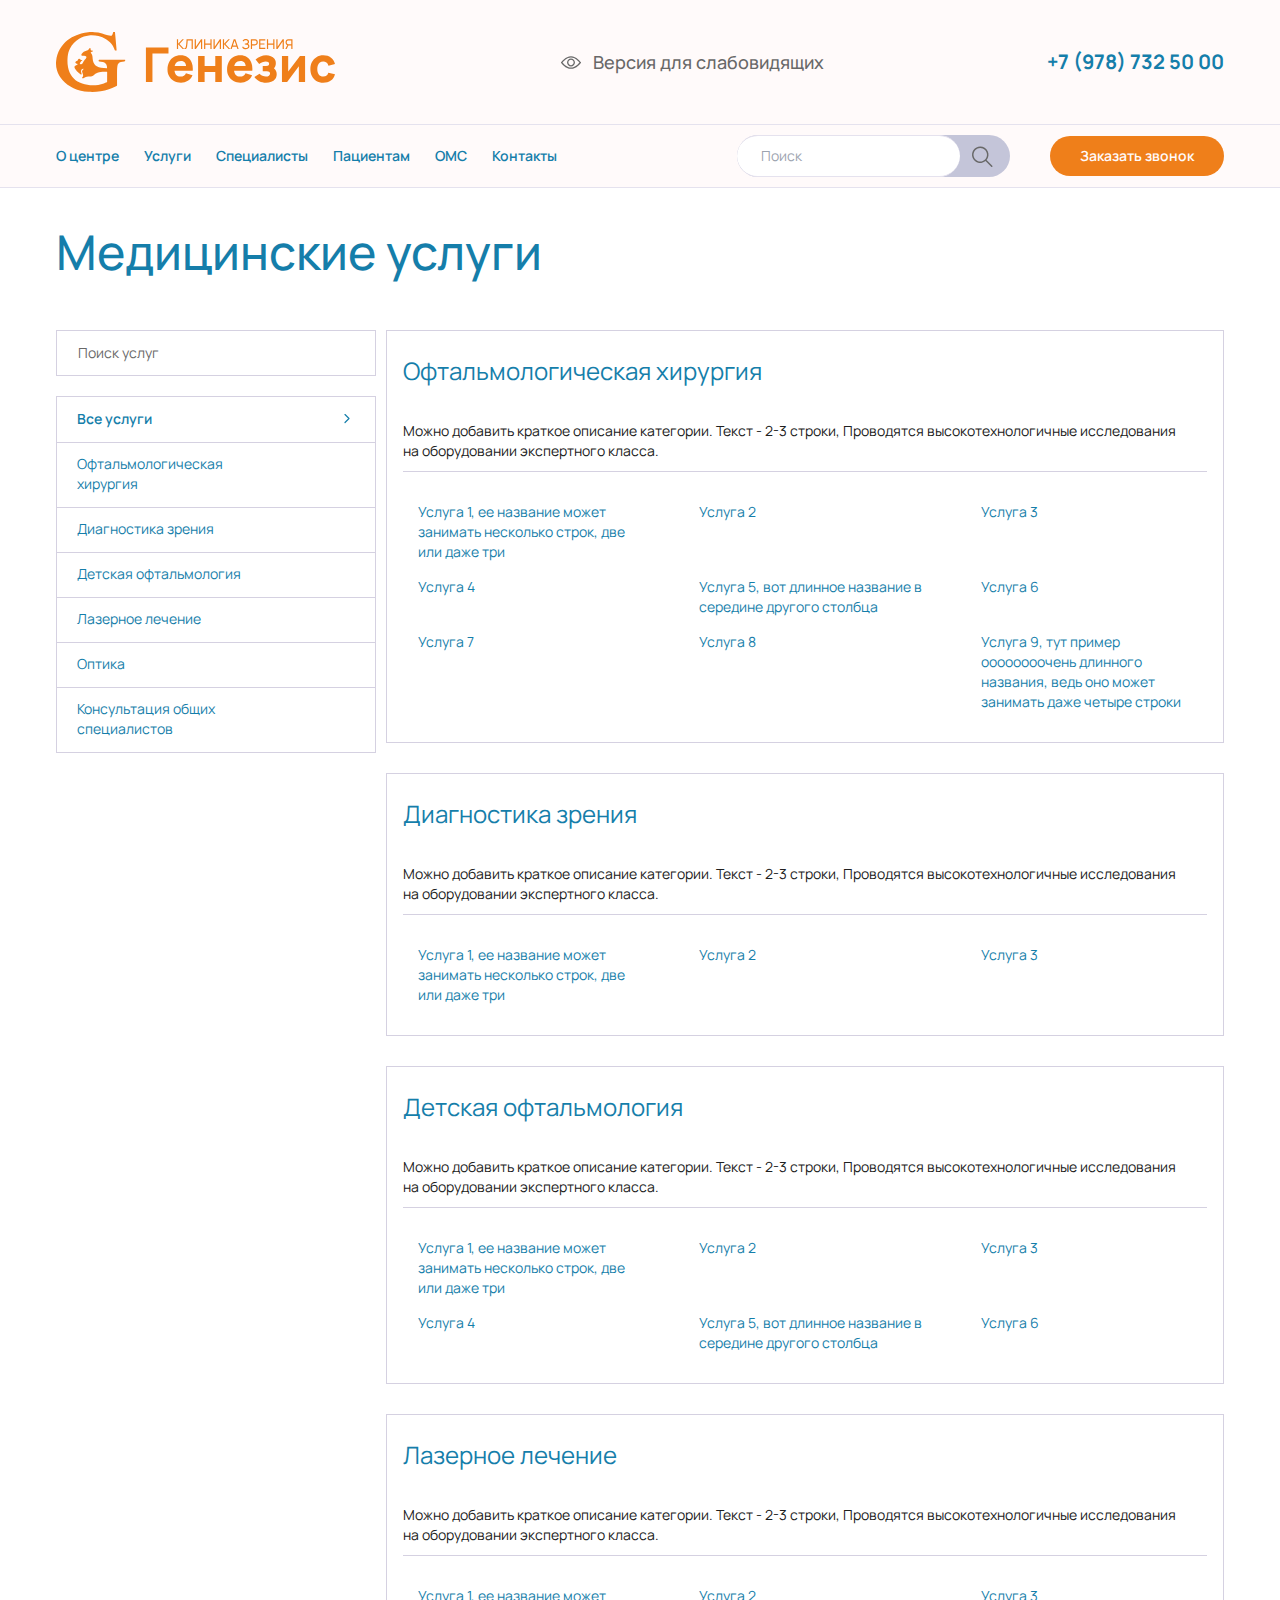
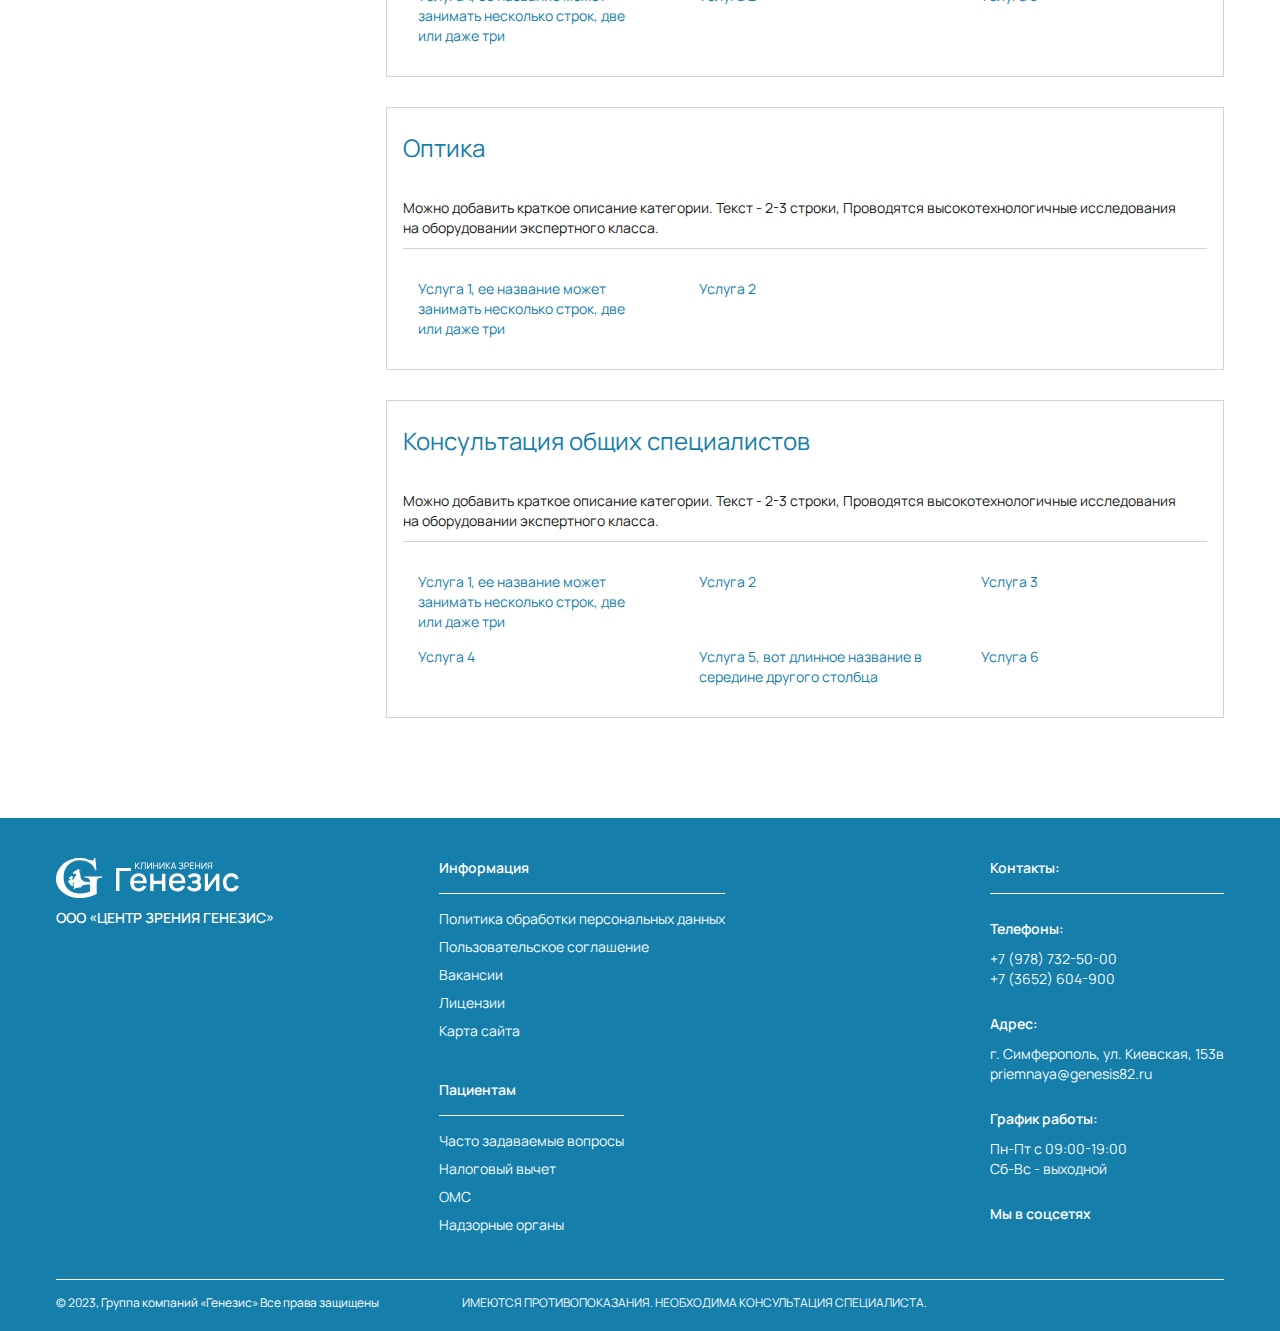
<file: app/services.html>
<!DOCTYPE html>
<html lang="en">

<head>
  <meta charset="UTF-8">
  <meta http-equiv="X-UA-Compatible" content="IE=edge">
  <meta name="viewport" content="width=device-width, initial-scale=1.0">
  <title>Document</title>
  <link rel="stylesheet" href="https://cdn.jsdelivr.net/npm/swiper@11/swiper-bundle.min.css" />
  <link rel="stylesheet" href="css/style.css">
</head>

<body>

  <header>
    <div class="container">
      <div class="flex justify-between items-center py-8">
        <a class="logo" href="#">
          <!-- <img class="logo__img" src="img/1x1.png" data-src="img/logo.svg" alt="logo"> -->
          <svg width="281" height="60" viewBox="0 0 281 60" fill="none" xmlns="http://www.w3.org/2000/svg">
            <g clip-path="url(#clip0_310_1718)">
              <path
                d="M60.5928 18.3892C60.0635 18.3892 59.5896 18.3782 59.1166 18.3892C58.825 18.3984 58.7973 18.1875 58.7124 17.9951C58.1352 16.681 57.6462 15.3165 56.9479 14.0687C55.3011 11.1279 52.9149 8.87363 50.0379 7.14024C47.6853 5.72279 45.1512 4.75401 42.4835 4.1104C39.3402 3.35419 36.1684 3.10213 32.9528 3.4651C29.4449 3.86673 26.163 4.9481 23.1474 6.79071C19.1925 9.20804 16.1164 12.4622 13.9948 16.5928C12.6505 19.2101 11.9027 22.0055 11.6363 24.9295C11.3229 28.3567 11.3935 31.7714 12.038 35.1617C12.7026 38.6604 14.0066 41.8835 16.1996 44.7142C18.1985 47.2937 20.7292 49.2161 23.6692 50.6067C26.9687 52.1662 30.4565 52.9904 34.088 53.2652C38.8151 53.6223 43.401 52.9291 47.8786 51.4369C48.844 51.1159 49.7758 50.6924 50.7252 50.321C51.0084 50.211 51.1185 50.0303 51.1185 49.7152C51.1185 46.5274 51.1285 43.3393 51.1487 40.151C51.1487 39.9224 51.1319 39.7309 50.8328 39.7157C47.6769 39.5334 44.537 39.5275 41.5189 40.6711C40.0358 41.2389 38.7104 42.1539 37.6539 43.3396C36.9246 44.1504 36.0642 44.3655 35.0895 44.4235C34.2106 44.4748 33.3292 44.5075 32.4495 44.5008C31.2875 44.4907 30.2112 44.7445 29.2071 45.341C28.6307 45.6822 28.0358 45.9972 27.4334 46.2896C26.9427 46.5283 26.5175 46.4249 26.2806 46.0535C26.1126 45.7939 26.0638 45.4973 26.326 45.2973C27.2779 44.5579 27.2082 43.5757 26.9587 42.5851C26.7444 41.734 26.4218 40.9105 26.1646 40.0703C25.9529 39.3763 26.0462 38.7587 26.6158 38.2344C26.9172 37.9446 27.1847 37.6216 27.4132 37.2715C27.4972 37.1455 27.4578 36.9354 27.4746 36.7581C27.3063 36.7528 27.1379 36.7584 26.9704 36.7749C26.8471 36.8013 26.7292 36.8485 26.6217 36.9144C26.1924 37.1522 25.6193 37.1934 25.4009 37.7278C25.0782 38.5184 24.9304 39.336 25.1589 40.1829C25.311 40.745 25.542 41.2937 25.6219 41.8633C25.6992 42.4112 25.2757 42.6935 24.7892 42.4103C24.1142 42.0185 23.4746 41.5687 22.8777 41.066C21.4972 39.8981 20.21 38.6335 19.242 37.0875C18.9903 36.6852 18.7795 36.2588 18.6127 35.8146C18.2691 34.8996 18.4917 34.2308 19.3361 33.7401C19.8277 33.4552 20.378 33.2729 20.9006 33.0418C21.0437 32.9864 21.1812 32.9178 21.3115 32.8368C21.7375 32.5369 21.698 32.0731 21.2224 31.8512C21.0304 31.7681 20.8306 31.7042 20.6259 31.6605C20.0537 31.5219 19.6798 31.1144 19.3874 30.659C19.2916 30.5094 19.3681 30.1641 19.4832 29.9809C19.7831 29.5053 20.2579 29.2113 20.7897 29.0516C21.3392 28.8836 21.6619 28.5559 21.8165 28.0064C21.9316 27.5997 22.1366 27.2443 22.5601 27.0443C23.3533 26.6679 23.7272 26.7612 24.3313 27.4014C24.564 27.6476 24.9194 27.798 25.2362 27.9425C26.4318 28.4819 26.7015 28.5618 25.6622 28.8911C25.4723 28.9516 25.2186 29.0037 25.1219 29.1432C24.7018 29.7658 24.2817 30.3968 23.9523 31.0707C23.6507 31.6899 23.9002 32.0882 24.5607 32.247C25.5059 32.4713 26.1571 32.163 26.6242 31.253C27.2964 29.9448 27.9989 28.6626 28.9668 27.5409C29.3491 27.0972 29.6927 26.6166 30.044 26.1512C30.1406 26.0139 30.2215 25.8662 30.2851 25.7109C30.6615 24.8572 30.296 24.0918 29.3693 23.9607C28.529 23.8422 27.6712 23.8515 26.8209 23.8002C26.5836 23.7928 26.347 23.7707 26.1126 23.7338C25.4664 23.6128 25.1883 23.0986 25.4404 22.4861C25.5362 22.2567 25.6924 22.0534 25.821 21.8383C26.8578 20.099 28.4921 19.2412 30.3742 18.7471C30.6044 18.6866 30.8254 18.5925 31.0556 18.5396C31.9269 18.3396 32.4546 17.7187 32.9478 17.0406C33.1444 16.7522 33.3733 16.4873 33.63 16.2508C33.7762 16.1248 34.0703 16.0139 34.2123 16.0827C34.3804 16.1609 34.5131 16.4247 34.5576 16.6297C34.6417 17.0372 34.6417 17.4641 34.7131 17.8749C34.8148 18.4303 34.982 18.5337 35.5348 18.5639C35.9102 18.5808 36.2833 18.6309 36.6498 18.7135C36.975 18.7908 37.0447 19.0303 36.8061 19.2697C36.6121 19.4448 36.3881 19.5835 36.1448 19.6789C35.918 19.7797 35.6575 19.8033 35.4248 19.8932C34.7467 20.157 34.5602 20.7334 35.0769 21.2325C36.0776 22.2046 36.3137 23.4591 36.4876 24.7345C36.6616 26.01 36.6557 27.3123 36.9128 28.5643C37.411 30.9715 38.5495 33.0175 40.7375 34.3274C42.0709 35.1247 43.5623 35.4449 45.0798 35.6415C46.9501 35.8835 48.8238 36.0927 50.6958 36.3195C50.926 36.3481 51.0941 36.3095 51.0815 36.0313C51.021 34.6971 50.8824 33.3754 50.1993 32.1882C49.4321 30.8556 48.171 30.1901 46.7443 29.8843C45.5755 29.6322 44.3715 29.5423 43.1783 29.4247C42.7734 29.3843 42.6162 29.2642 42.6213 28.8441C42.6347 27.7577 42.6213 27.7585 43.6959 27.7585H68.5775C69.1934 27.7585 69.1934 27.7585 69.1934 28.3693C69.1934 29.3633 69.1883 29.3205 68.1969 29.4616C67.0542 29.6297 65.8988 29.7927 64.794 30.112C62.8211 30.6833 61.7204 32.1184 61.428 34.103C61.2056 35.581 61.0851 37.0726 61.0676 38.5671C61.0247 43.4472 61.0474 48.3272 61.0676 53.208C61.0676 53.6441 60.9323 53.8886 60.5508 54.0953C58.1142 55.4195 55.5557 56.4715 52.9241 57.3403C46.2866 59.506 39.2916 60.362 32.3277 59.8609C27.2023 59.4694 22.245 58.3813 17.5465 56.2413C13.3117 54.3324 9.53334 51.5414 6.46391 48.055C3.95753 45.2125 2.07038 42.0053 0.960446 38.3571C0.0353594 35.3163 -0.173856 32.2176 0.130305 29.0651C0.520514 24.8487 1.80398 20.7637 3.89535 17.0818C4.93387 15.2518 6.19924 13.5822 7.57637 11.9942C9.92722 9.28473 12.7324 7.00582 15.866 5.25982C18.8272 3.5922 21.9825 2.2955 25.2606 1.39899C27.5182 0.783948 29.8112 0.316784 32.1437 0.186549C34.2056 0.0714384 36.2818 0.0857222 38.3462 0.169745C40.9753 0.278134 43.5892 0.599939 46.1099 1.40571C48.0248 2.01824 49.9035 2.75007 51.8234 3.34411C52.7056 3.61802 53.6425 3.73818 54.5634 3.85833C55.2893 3.95327 55.8153 3.55249 56.201 2.96265C56.7152 2.17452 56.9757 1.29144 57.1202 0.373919C57.1639 0.0932842 57.2689 -0.0109036 57.5504 0.0050607C57.8991 0.0244949 58.2487 0.0233726 58.5973 0.0016998C58.8872 -0.0159449 58.9939 0.103367 59.0174 0.37896C59.1359 1.77121 59.2695 3.16262 59.3913 4.55487C59.6921 7.88048 59.9926 11.2066 60.2929 14.5334C60.3987 15.7164 60.4928 16.9011 60.5911 18.085C60.5979 18.1665 60.5928 18.248 60.5928 18.3892Z"
                fill="#EF7F1A" />
              <path
                d="M120.905 17V7.28H122.107V11.843L126.359 7.28H127.871L123.457 11.9982L128.216 17H126.663L122.107 12.248V17H120.905ZM128.483 17V15.9537C128.722 15.9762 128.92 15.965 129.077 15.92C129.235 15.875 129.363 15.7782 129.462 15.6297C129.566 15.4812 129.656 15.2652 129.732 14.9817C129.809 14.6937 129.883 14.3202 129.955 13.8612C130.049 13.3212 130.128 12.7767 130.191 12.2277C130.254 11.6742 130.308 11.1207 130.353 10.5672C130.403 10.0092 130.443 9.45575 130.475 8.90675C130.506 8.35325 130.533 7.811 130.556 7.28H136.813V17H135.611V8.42075H131.696C131.669 8.83025 131.64 9.269 131.609 9.737C131.582 10.2005 131.546 10.6842 131.501 11.1882C131.456 11.6922 131.402 12.212 131.339 12.7475C131.276 13.283 131.197 13.8275 131.102 14.381C131.026 14.8265 130.934 15.2337 130.826 15.6027C130.722 15.9717 130.576 16.28 130.387 16.5275C130.202 16.775 129.957 16.9437 129.651 17.0338C129.35 17.1238 128.96 17.1125 128.483 17ZM146.203 17H144.988V9.3995L139.918 17H138.703V7.28H139.918V14.8737L144.988 7.28H146.203V17ZM148.09 17V7.28H149.292V11.5662H154.408V7.28H155.61V17H154.408V12.707H149.292V17H148.09ZM165.002 17H163.787V9.3995L158.718 17H157.503V7.28H158.718V14.8737L163.787 7.28H165.002V17ZM166.89 17V7.28H168.091V11.843L172.344 7.28H173.856L169.441 11.9982L174.2 17H172.648L168.091 12.248V17H166.89ZM174.468 17L177.721 7.28H179.395L182.649 17H181.4L178.356 7.982H178.734L175.717 17H174.468ZM176.034 14.7252V13.598H181.083V14.7252H176.034ZM189.78 17.2025C189.114 17.2025 188.533 17.1058 188.038 16.9122C187.548 16.7142 187.14 16.4577 186.816 16.1427C186.497 15.8232 186.254 15.4812 186.087 15.1167L187.154 14.4552C187.262 14.7387 187.428 15.002 187.653 15.245C187.883 15.488 188.175 15.6837 188.531 15.8322C188.891 15.9807 189.323 16.055 189.827 16.055C190.34 16.055 190.77 15.9762 191.116 15.8187C191.463 15.6567 191.721 15.4385 191.892 15.164C192.068 14.885 192.156 14.5655 192.156 14.2055C192.156 13.796 192.054 13.481 191.852 13.2605C191.649 13.0355 191.377 12.878 191.035 12.788C190.698 12.6935 190.324 12.6395 189.915 12.626C189.595 12.6125 189.366 12.6035 189.226 12.599C189.087 12.5945 188.992 12.5922 188.943 12.5922C188.898 12.5922 188.855 12.5922 188.814 12.5922V11.4447C188.855 11.4447 188.94 11.4447 189.071 11.4447C189.201 11.4447 189.339 11.4447 189.483 11.4447C189.627 11.4402 189.741 11.4357 189.827 11.4312C190.43 11.3997 190.909 11.2467 191.265 10.9722C191.62 10.6932 191.798 10.3107 191.798 9.82475C191.798 9.32075 191.616 8.927 191.251 8.6435C190.891 8.36 190.421 8.21825 189.84 8.21825C189.291 8.21825 188.823 8.3465 188.436 8.603C188.054 8.8595 187.748 9.19025 187.518 9.59525L186.594 8.8055C186.909 8.306 187.345 7.89425 187.903 7.57025C188.466 7.24175 189.123 7.0775 189.874 7.0775C190.288 7.0775 190.686 7.13375 191.069 7.24625C191.456 7.35425 191.798 7.52075 192.095 7.74575C192.396 7.96625 192.635 8.2475 192.81 8.5895C192.986 8.927 193.074 9.3275 193.074 9.791C193.074 10.2905 192.968 10.7337 192.756 11.1207C192.545 11.5077 192.268 11.807 191.926 12.0185C192.399 12.176 192.768 12.437 193.033 12.8015C193.299 13.166 193.431 13.6385 193.431 14.219C193.431 14.8265 193.276 15.353 192.966 15.7985C192.66 16.244 192.232 16.5905 191.683 16.838C191.134 17.081 190.5 17.2025 189.78 17.2025ZM194.852 17V7.28H198.693C198.788 7.28 198.9 7.2845 199.031 7.2935C199.161 7.298 199.287 7.3115 199.409 7.334C199.935 7.415 200.376 7.595 200.732 7.874C201.092 8.153 201.362 8.50625 201.542 8.93375C201.722 9.35675 201.812 9.827 201.812 10.3445C201.812 10.8575 201.719 11.3277 201.535 11.7552C201.355 12.1782 201.085 12.5315 200.725 12.815C200.369 13.094 199.931 13.274 199.409 13.355C199.287 13.373 199.161 13.3865 199.031 13.3955C198.9 13.4045 198.788 13.409 198.693 13.409H196.054V17H194.852ZM196.054 12.2682H198.653C198.738 12.2682 198.835 12.2637 198.943 12.2547C199.055 12.2457 199.161 12.23 199.26 12.2075C199.571 12.1355 199.823 12.005 200.016 11.816C200.214 11.6225 200.358 11.3975 200.448 11.141C200.538 10.88 200.583 10.6145 200.583 10.3445C200.583 10.0745 200.538 9.81125 200.448 9.55475C200.358 9.29375 200.214 9.0665 200.016 8.873C199.823 8.6795 199.571 8.549 199.26 8.4815C199.161 8.4545 199.055 8.43875 198.943 8.43425C198.835 8.42525 198.738 8.42075 198.653 8.42075H196.054V12.2682ZM203.158 17V7.28H209.3V8.42075H204.359V11.465H208.49V12.6057H204.359V15.8592H209.3V17H203.158ZM210.923 17V7.28H212.125V11.5662H217.241V7.28H218.443V17H217.241V12.707H212.125V17H210.923ZM227.835 17H226.62V9.3995L221.551 17H220.336V7.28H221.551V14.8737L226.62 7.28H227.835V17ZM236.48 17H235.278V13.409H232.288L231.829 13.3347C231.073 13.1952 230.499 12.851 230.108 12.302C229.716 11.7485 229.52 11.096 229.52 10.3445C229.52 9.827 229.61 9.35675 229.79 8.93375C229.975 8.50625 230.245 8.153 230.6 7.874C230.96 7.595 231.401 7.415 231.923 7.334C232.049 7.3115 232.175 7.298 232.301 7.2935C232.432 7.2845 232.544 7.28 232.639 7.28H236.48V17ZM230.695 17H229.318L231.424 12.68L232.612 13.0445L230.695 17ZM235.278 12.2682V8.42075H232.679C232.598 8.42075 232.502 8.42525 232.389 8.43425C232.281 8.43875 232.175 8.4545 232.072 8.4815C231.761 8.549 231.509 8.6795 231.316 8.873C231.122 9.0665 230.978 9.29375 230.884 9.55475C230.794 9.81125 230.749 10.0745 230.749 10.3445C230.749 10.6145 230.794 10.88 230.884 11.141C230.978 11.3975 231.122 11.6225 231.316 11.816C231.509 12.005 231.761 12.1355 232.072 12.2075C232.175 12.23 232.281 12.2457 232.389 12.2547C232.502 12.2637 232.598 12.2682 232.679 12.2682H235.278Z"
                fill="#EF7F1A" />
              <path
                d="M89.9206 50V15.44H112.481V21.536H96.4486V50H89.9206ZM124.984 50.72C122.328 50.72 119.984 50.152 117.952 49.016C115.936 47.864 114.352 46.288 113.2 44.288C112.064 42.272 111.496 39.968 111.496 37.376C111.496 34.544 112.056 32.08 113.176 29.984C114.296 27.888 115.84 26.264 117.808 25.112C119.776 23.944 122.04 23.36 124.6 23.36C127.32 23.36 129.632 24 131.536 25.28C133.44 26.56 134.848 28.36 135.76 30.68C136.672 33 136.992 35.728 136.72 38.864H130.264V36.464C130.264 33.824 129.84 31.928 128.992 30.776C128.16 29.608 126.792 29.024 124.888 29.024C122.664 29.024 121.024 29.704 119.968 31.064C118.928 32.408 118.408 34.4 118.408 37.04C118.408 39.456 118.928 41.328 119.968 42.656C121.024 43.968 122.568 44.624 124.6 44.624C125.88 44.624 126.976 44.344 127.888 43.784C128.8 43.224 129.496 42.416 129.976 41.36L136.504 43.232C135.528 45.6 133.984 47.44 131.872 48.752C129.776 50.064 127.48 50.72 124.984 50.72ZM116.392 38.864V34.016H133.576V38.864H116.392ZM142.091 50V24.08H148.619V33.968H159.275V24.08H165.803V50H159.275V40.064H148.619V50H142.091ZM184.562 50.72C181.906 50.72 179.562 50.152 177.53 49.016C175.514 47.864 173.93 46.288 172.778 44.288C171.642 42.272 171.074 39.968 171.074 37.376C171.074 34.544 171.634 32.08 172.754 29.984C173.874 27.888 175.418 26.264 177.386 25.112C179.354 23.944 181.618 23.36 184.178 23.36C186.898 23.36 189.21 24 191.114 25.28C193.018 26.56 194.426 28.36 195.338 30.68C196.25 33 196.57 35.728 196.298 38.864H189.842V36.464C189.842 33.824 189.418 31.928 188.57 30.776C187.738 29.608 186.37 29.024 184.466 29.024C182.242 29.024 180.602 29.704 179.546 31.064C178.506 32.408 177.986 34.4 177.986 37.04C177.986 39.456 178.506 41.328 179.546 42.656C180.602 43.968 182.146 44.624 184.178 44.624C185.458 44.624 186.554 44.344 187.466 43.784C188.378 43.224 189.074 42.416 189.554 41.36L196.082 43.232C195.106 45.6 193.562 47.44 191.45 48.752C189.354 50.064 187.058 50.72 184.562 50.72ZM175.97 38.864V34.016H193.154V38.864H175.97ZM209.948 50.72C207.532 50.72 205.292 50.224 203.228 49.232C201.18 48.224 199.564 46.848 198.38 45.104L203.516 41.648C204.428 42.576 205.404 43.304 206.444 43.832C207.5 44.36 208.652 44.624 209.9 44.624C211.196 44.624 212.204 44.344 212.924 43.784C213.66 43.224 214.028 42.48 214.028 41.552C214.028 40.656 213.732 40.048 213.14 39.728C212.564 39.408 211.828 39.24 210.932 39.224C210.052 39.208 209.164 39.2 208.268 39.2H206.732V34.112H208.268C209.612 34.112 210.756 34 211.7 33.776C212.644 33.536 213.116 32.88 213.116 31.808C213.116 30.912 212.788 30.288 212.132 29.936C211.476 29.584 210.716 29.408 209.852 29.408C208.7 29.408 207.54 29.656 206.372 30.152C205.204 30.648 204.14 31.232 203.18 31.904L199.58 27.44C201.052 26.208 202.684 25.224 204.476 24.488C206.284 23.736 208.172 23.36 210.14 23.36C211.804 23.36 213.372 23.648 214.844 24.224C216.332 24.8 217.532 25.672 218.444 26.84C219.372 27.992 219.836 29.44 219.836 31.184C219.836 32.304 219.612 33.4 219.164 34.472C218.716 35.544 217.948 36.608 216.86 37.664L216.812 35.6C217.612 36.016 218.3 36.552 218.876 37.208C219.468 37.848 219.916 38.592 220.22 39.44C220.54 40.288 220.7 41.216 220.7 42.224C220.7 44.08 220.204 45.64 219.212 46.904C218.22 48.168 216.908 49.12 215.276 49.76C213.644 50.4 211.868 50.72 209.948 50.72ZM249.087 24.08V50H242.847V34.16L231.135 50H225.951V24.08H232.191V39.392L243.951 24.08H249.087ZM267.235 50.72C264.547 50.72 262.243 50.12 260.323 48.92C258.403 47.72 256.931 46.088 255.907 44.024C254.883 41.96 254.371 39.632 254.371 37.04C254.371 34.416 254.899 32.072 255.955 30.008C257.027 27.944 258.531 26.32 260.467 25.136C262.403 23.952 264.691 23.36 267.331 23.36C270.387 23.36 272.947 24.136 275.011 25.688C277.091 27.224 278.419 29.328 278.995 32L272.467 33.728C272.083 32.384 271.411 31.336 270.451 30.584C269.507 29.832 268.435 29.456 267.235 29.456C265.859 29.456 264.731 29.792 263.851 30.464C262.971 31.12 262.323 32.024 261.907 33.176C261.491 34.312 261.283 35.6 261.283 37.04C261.283 39.296 261.779 41.128 262.771 42.536C263.779 43.928 265.267 44.624 267.235 44.624C268.707 44.624 269.827 44.288 270.595 43.616C271.363 42.944 271.939 41.984 272.323 40.736L278.995 42.128C278.259 44.88 276.867 47 274.819 48.488C272.771 49.976 270.243 50.72 267.235 50.72Z"
                fill="#EF7F1A" />
            </g>
          </svg>

        </a>
        <button class="eye flex gap-3 items-center text-gray font-manrope-500" href="#">
          <img src="img/1x1.png" data-src="img/icons/eye.svg" alt="eye">
          <span class="block">Версия для слабовидящих</span>
        </button>
        <a class="hidden md:block font-manrope-700 text-accent text-xl" href="tel:+79787325000">+7 (978) 732 50 00</a>
      </div>
    </div>
    <div class="subheader border-y border-divider text-sm font-manrope-600">
      <div class="container">
        <div class="flex justify-between items-center py-2.5">
          <nav class="menu text-accent">
            <div class="humb">
              <div class="hamb__field" id="hamb">
                <div class="bar"></div>
                <div class="bar"></div>
                <div class="bar"></div>
              </div>
            </div>
            <ul class="menu__list flex gap-5 2xl:gap-[25px]">
              <li class="menu__list-item border-b border-transparent hover:border-accent">
                <a href="#">О центре</a>
                <ul class="menu__submenu font-manrope-400">
                  <li>
                    <a href="#">Условия нахождения</a>
                  </li>
                  <li>
                    <a href="#">Внутренний распорядок</a>
                  </li>
                  <li>
                    <a href="#">Получение медицинской документации</a>
                  </li>
                  <li>
                    <a href="#">Налоговый вычет</a>
                  </li>
                </ul>
              </li>
              <li class="menu__list-item border-b border-transparent hover:border-accent">
                <a href="#">Услуги</a>
                <ul class="menu__submenu font-manrope-400">
                  <li>
                    <a href="#">Условия нахождения</a>
                  </li>
                  <li>
                    <a href="#">Внутренний распорядок</a>
                  </li>
                  <li>
                    <a href="#">Получение медицинской документации</a>
                  </li>
                  <li>
                    <a href="#">Налоговый вычет</a>
                  </li>
                </ul>
              </li>
              <li class="menu__list-item border-b border-transparent hover:border-accent">
                <a href="#">Специалисты</a>
                <ul class="menu__submenu font-manrope-400">
                  <li>
                    <a href="#">Условия нахождения</a>
                  </li>
                  <li>
                    <a href="#">Внутренний распорядок</a>
                  </li>
                  <li>
                    <a href="#">Получение медицинской документации</a>
                  </li>
                  <li>
                    <a href="#">Налоговый вычет</a>
                  </li>
                </ul>
              </li>
              <li class="menu__list-item border-b border-transparent hover:border-accent">
                <a href="#">Пациентам</a>
                <ul class="menu__submenu font-manrope-400">
                  <li>
                    <a href="#">Условия нахождения</a>
                  </li>
                  <li>
                    <a href="#">Внутренний распорядок</a>
                  </li>
                  <li>
                    <a href="#">Получение медицинской документации</a>
                  </li>
                  <li>
                    <a href="#">Налоговый вычет</a>
                  </li>
                </ul>
              </li>
              <li class="menu__list-item border-b border-transparent hover:border-accent">
                <a href="#">ОМС</a>
                <ul class="menu__submenu font-manrope-400">
                  <li>
                    <a href="#">Условия нахождения</a>
                  </li>
                  <li>
                    <a href="#">Внутренний распорядок</a>
                  </li>
                  <li>
                    <a href="#">Получение медицинской документации</a>
                  </li>
                  <li>
                    <a href="#">Налоговый вычет</a>
                  </li>
                </ul>
              </li>
              <li class="menu__list-item border-b border-transparent hover:border-accent">
                <a href="#">Контакты</a>
                <ul class="menu__submenu font-manrope-400">
                  <li>
                    <a href="#">Условия нахождения</a>
                  </li>
                  <li>
                    <a href="#">Внутренний распорядок</a>
                  </li>
                  <li>
                    <a href="#">Получение медицинской документации</a>
                  </li>
                  <li>
                    <a href="#">Налоговый вычет</a>
                  </li>
                </ul>
              </li>
            </ul>
          </nav>
          <form class="search-form font-manrope-400 ml-auto mr-4 w-[40%] order-1 sm:order-none xl:w-auto 2xl:mr-10"
            action="#" method="post">
            <div class="flex gap-2.5 items-center bg-neutrallight rounded-[50px] pr-4">
              <input
                class="py-2.5 px-4 border-y border-divider rounded-[50px] outline-none text-gray w-[90%] xl:w-auto 2xl:px-6"
                type="text" placeholder="Поиск">
              <div class="eye-img">
                <img class="w-full h-full" src="img/1x1.png" data-src="img/icons/search.svg" alt="search">
              </div>
            </div>
          </form>
          <a class="request-a-call py-2.5 px-5 bg-brand rounded-[50px] text-milk font-manrope-600 text-sm flex-none ml-auto sm:ml-0 2xl:px-[30px]"
            href="#">Заказать звонок</a>
        </div>
      </div>
    </div>
    <div class="popup" id="popup-menu">
      <!-- <div class="container"> -->
      <ul class="popup-menu__list flex">
        <li class="popup-menu__list-item">
          <a href="#">О центре</a>
          <ul class="popup-menu__submenu font-manrope-400">
            <li>
              <a href="#">Условия нахождения</a>
            </li>
            <li>
              <a href="#">Внутренний распорядок</a>
            </li>
            <li>
              <a href="#">Получение медицинской документации</a>
            </li>
            <li>
              <a href="#">Налоговый вычет</a>
            </li>
          </ul>
        </li>
        <li class="popup-menu__list-item">
          <a href="#">Услуги</a>
          <ul class="popup-menu__submenu font-manrope-400">
            <li>
              <a href="#">Условия нахождения</a>
            </li>
            <li>
              <a href="#">Внутренний распорядок</a>
            </li>
            <li>
              <a href="#">Получение медицинской документации</a>
            </li>
            <li>
              <a href="#">Налоговый вычет</a>
            </li>
          </ul>
        </li>
        <li class="popup-menu__list-item">
          <a href="#">Специалисты</a>
          <ul class="popup-menu__submenu font-manrope-400">
            <li>
              <a href="#">Условия нахождения</a>
            </li>
            <li>
              <a href="#">Внутренний распорядок</a>
            </li>
            <li>
              <a href="#">Получение медицинской документации</a>
            </li>
            <li>
              <a href="#">Налоговый вычет</a>
            </li>
          </ul>
        </li>
        <li class="popup-menu__list-item">
          <a href="#">Пациентам</a>
          <ul class="popup-menu__submenu font-manrope-400">
            <li>
              <a href="#">Условия нахождения</a>
            </li>
            <li>
              <a href="#">Внутренний распорядок</a>
            </li>
            <li>
              <a href="#">Получение медицинской документации</a>
            </li>
            <li>
              <a href="#">Налоговый вычет</a>
            </li>
          </ul>
        </li>
        <li class="popup-menu__list-item">
          <a href="#">ОМС</a>
          <ul class="popup-menu__submenu font-manrope-400">
            <li>
              <a href="#">Условия нахождения</a>
            </li>
            <li>
              <a href="#">Внутренний распорядок</a>
            </li>
            <li>
              <a href="#">Получение медицинской документации</a>
            </li>
            <li>
              <a href="#">Налоговый вычет</a>
            </li>
          </ul>
        </li>
        <li class="popup-menu__list-item">
          <a href="#">Контакты</a>
          <ul class="popup-menu__submenu font-manrope-400">
            <li>
              <a href="#">Условия нахождения</a>
            </li>
            <li>
              <a href="#">Внутренний распорядок</a>
            </li>
            <li>
              <a href="#">Получение медицинской документации</a>
            </li>
            <li>
              <a href="#">Налоговый вычет</a>
            </li>
          </ul>
        </li>
      </ul>
      <!-- </div> -->
    </div>
  </header>

  <main class="pt-10 pb-[50px] lg:pb-[100px] bg-white">

    <section>
      <div class="container">
        <h1 class="text-3xl lg:text-5xl text-accent mb-6 lg:mb-[54px]">
          Медицинские услуги
        </h1>

        <div class="grid grid-cols-1 gap-5 xl:grid-cols-[320px_1fr] xl:gap-2.5">
          <aside>
            <form class="mb-5" action="#">
              <input
                class="px-[21px] py-3 text-sm font-manrope-400 placeholder:text-gray w-full border border-pastel outline-none filter-search"
                type="text" placeholder="Поиск услуг">
            </form>
            <div class="tabs font-manrope-400 text-sm text-accent">

              <div
                class="tabs-btn active pt-[11px] pb-[13px] pl-5 pr-[18px] border border-pastel border-b-0 flex justify-between items-center cursor-pointer" data-filter="all">
                <p class="max-w-[208px] sm:max-w-max xl:max-w-[208px]">
                  Все услуги
                </p>
                <span class="hidden">
                  <svg xmlns="http://www.w3.org/2000/svg" width="20" height="21" viewBox="0 0 20 21" fill="none">
                    <path d="M8 14.5217L12 10.5217L8 6.52173" stroke="#157EAA" stroke-width="1.2" stroke-linecap="round"
                      stroke-linejoin="round" />
                  </svg>
                </span>
              </div>
              <div
                class="tabs-btn pt-[11px] pb-[13px] pl-5 pr-[18px] border border-pastel border-b-0 flex justify-between items-center cursor-pointer" data-filter="cat-a">
                <p class="max-w-[208px] sm:max-w-max xl:max-w-[208px]">
                  Офтальмологическая хирургия
                </p>
                <span class="hidden">
                  <svg xmlns="http://www.w3.org/2000/svg" width="20" height="21" viewBox="0 0 20 21" fill="none">
                    <path d="M8 14.5217L12 10.5217L8 6.52173" stroke="#157EAA" stroke-width="1.2" stroke-linecap="round"
                      stroke-linejoin="round" />
                  </svg>
                </span>
              </div>
              <div
                class="tabs-btn pt-[11px] pb-[13px] pl-5 pr-[18px] border border-pastel border-b-0 flex justify-between items-center cursor-pointer" data-filter="cat-b">
                <p class="max-w-[208px] sm:max-w-max xl:max-w-[208px]">
                  Диагностика зрения
                </p>
                <span class="hidden">
                  <svg xmlns="http://www.w3.org/2000/svg" width="20" height="21" viewBox="0 0 20 21" fill="none">
                    <path d="M8 14.5217L12 10.5217L8 6.52173" stroke="#157EAA" stroke-width="1.2" stroke-linecap="round"
                      stroke-linejoin="round" />
                  </svg>
                </span>
              </div>
              <div
                class="tabs-btn pt-[11px] pb-[13px] pl-5 pr-[18px] border border-pastel border-b-0 flex justify-between items-center cursor-pointer" data-filter="cat-c">
                <p class="max-w-[208px] sm:max-w-max xl:max-w-[208px]">
                  Детская офтальмология
                </p>
                <span class="hidden">
                  <svg xmlns="http://www.w3.org/2000/svg" width="20" height="21" viewBox="0 0 20 21" fill="none">
                    <path d="M8 14.5217L12 10.5217L8 6.52173" stroke="#157EAA" stroke-width="1.2" stroke-linecap="round"
                      stroke-linejoin="round" />
                  </svg>
                </span>
              </div>
              <div
                class="tabs-btn pt-[11px] pb-[13px] pl-5 pr-[18px] border border-pastel border-b-0 flex justify-between items-center cursor-pointer" data-filter="cat-d">
                <p class="max-w-[208px] sm:max-w-max xl:max-w-[208px]">
                  Лазерное лечение
                </p>
                <span class="hidden">
                  <svg xmlns="http://www.w3.org/2000/svg" width="20" height="21" viewBox="0 0 20 21" fill="none">
                    <path d="M8 14.5217L12 10.5217L8 6.52173" stroke="#157EAA" stroke-width="1.2" stroke-linecap="round"
                      stroke-linejoin="round" />
                  </svg>
                </span>
              </div>
              <div
                class="tabs-btn pt-[11px] pb-[13px] pl-5 pr-[18px] border border-pastel border-b-0 flex justify-between items-center cursor-pointer" data-filter="cat-e">
                <p class="max-w-[208px] sm:max-w-max xl:max-w-[208px]">
                  Оптика
                </p>
                <span class="hidden">
                  <svg xmlns="http://www.w3.org/2000/svg" width="20" height="21" viewBox="0 0 20 21" fill="none">
                    <path d="M8 14.5217L12 10.5217L8 6.52173" stroke="#157EAA" stroke-width="1.2" stroke-linecap="round"
                      stroke-linejoin="round" />
                  </svg>
                </span>
              </div>
              <div
                class="tabs-btn pt-[11px] pb-[13px] pl-5 pr-[18px] border border-pastel flex justify-between items-center cursor-pointer" data-filter="cat-f">
                <p class="max-w-[208px] sm:max-w-max xl:max-w-[208px]">
                  Консультация общих специалистов
                </p>
                <span class="hidden">
                  <svg xmlns="http://www.w3.org/2000/svg" width="20" height="21" viewBox="0 0 20 21" fill="none">
                    <path d="M8 14.5217L12 10.5217L8 6.52173" stroke="#157EAA" stroke-width="1.2" stroke-linecap="round"
                      stroke-linejoin="round" />
                  </svg>
                </span>
              </div>

            </div>
          </aside>

          <div class="filter-items grid gap-[30px] font-manrope-400">

            <div class="text-sm border border-pastel px-4 pt-6 pb-[30px] h-fit cat-a">
              <h4 class="text-2xl text-accent mb-6">
                Офтальмологическая хирургия
              </h4>
              <p class="py-2.5">
                Можно добавить краткое описание категории. Текст - 2-3 строки, Проводятся высокотехнологичные
                исследования
                на оборудовании экспертного класса.
              </p>
              <ul class="pt-[30px] border-t border-pastel grid grid-cols-1 sm:grid-cols-2 lg:grid-cols-3 gap-x-10 gap-y-[15px] text-accent">
                <li class="pl-[15px]">
                  <a href="#">
                    Услуга 1, ее название может занимать несколько строк, две или даже три
                  </a>
                </li>
                <li class="pl-[15px]">
                  <a href="#">
                    Услуга 2
                  </a>
                </li>
                <li class="pl-[15px]">
                  <a href="#">
                    Услуга 3
                  </a>
                </li>
                <li class="pl-[15px]">
                  <a href="#">
                    Услуга 4
                  </a>
                </li>
                <li class="pl-[15px]">
                  <a href="#">
                    Услуга 5, вот длинное название в середине другого столбца
                  </a>
                </li>
                <li class="pl-[15px]">
                  <a href="#">
                    Услуга 6
                  </a>
                </li>
                <li class="pl-[15px]">
                  <a href="#">
                    Услуга 7
                  </a>
                </li>
                <li class="pl-[15px]">
                  <a href="#">
                    Услуга 8
                  </a>
                </li>
                <li class="pl-[15px]">
                  <a href="#">
                    Услуга 9, тут пример оооооооочень длинного названия, ведь оно может занимать даже четыре строки
                  </a>
                </li>
              </ul>
            </div>
            <div class="text-sm border border-pastel px-4 pt-6 pb-[30px] h-fit cat-b">
              <h4 class="text-2xl text-accent mb-6">
                Диагностика зрения
              </h4>
              <p class="py-2.5">
                Можно добавить краткое описание категории. Текст - 2-3 строки, Проводятся высокотехнологичные
                исследования
                на оборудовании экспертного класса.
              </p>
              <ul class="pt-[30px] border-t border-pastel grid grid-cols-1 sm:grid-cols-2 lg:grid-cols-3 gap-x-10 gap-y-[15px] text-accent">
                <li class="pl-[15px]">
                  <a href="#">
                    Услуга 1, ее название может занимать несколько строк, две или даже три
                  </a>
                </li>
                <li class="pl-[15px]">
                  <a href="#">
                    Услуга 2
                  </a>
                </li>
                <li class="pl-[15px]">
                  <a href="#">
                    Услуга 3
                  </a>
                </li>
              </ul>
            </div>
            <div class="text-sm border border-pastel px-4 pt-6 pb-[30px] h-fit cat-c">
              <h4 class="text-2xl text-accent mb-6">
                Детская офтальмология
              </h4>
              <p class="py-2.5">
                Можно добавить краткое описание категории. Текст - 2-3 строки, Проводятся высокотехнологичные
                исследования
                на оборудовании экспертного класса.
              </p>
              <ul class="pt-[30px] border-t border-pastel grid grid-cols-1 sm:grid-cols-2 lg:grid-cols-3 gap-x-10 gap-y-[15px] text-accent">
                <li class="pl-[15px]">
                  <a href="#">
                    Услуга 1, ее название может занимать несколько строк, две или даже три
                  </a>
                </li>
                <li class="pl-[15px]">
                  <a href="#">
                    Услуга 2
                  </a>
                </li>
                <li class="pl-[15px]">
                  <a href="#">
                    Услуга 3
                  </a>
                </li>
                <li class="pl-[15px]">
                  <a href="#">
                    Услуга 4
                  </a>
                </li>
                <li class="pl-[15px]">
                  <a href="#">
                    Услуга 5, вот длинное название в середине другого столбца
                  </a>
                </li>
                <li class="pl-[15px]">
                  <a href="#">
                    Услуга 6
                  </a>
                </li>
              </ul>
            </div>
            <div class="text-sm border border-pastel px-4 pt-6 pb-[30px] h-fit cat-d">
              <h4 class="text-2xl text-accent mb-6">
                Лазерное лечение
              </h4>
              <p class="py-2.5">
                Можно добавить краткое описание категории. Текст - 2-3 строки, Проводятся высокотехнологичные
                исследования
                на оборудовании экспертного класса.
              </p>
              <ul class="pt-[30px] border-t border-pastel grid grid-cols-1 sm:grid-cols-2 lg:grid-cols-3 gap-x-10 gap-y-[15px] text-accent">
                <li class="pl-[15px]">
                  <a href="#">
                    Услуга 1, ее название может занимать несколько строк, две или даже три
                  </a>
                </li>
                <li class="pl-[15px]">
                  <a href="#">
                    Услуга 2
                  </a>
                </li>
                <li class="pl-[15px]">
                  <a href="#">
                    Услуга 3
                  </a>
                </li>
              </ul>
            </div>
            <div class="text-sm border border-pastel px-4 pt-6 pb-[30px] h-fit cat-e">
              <h4 class="text-2xl text-accent mb-6">
                Оптика
              </h4>
              <p class="py-2.5">
                Можно добавить краткое описание категории. Текст - 2-3 строки, Проводятся высокотехнологичные
                исследования
                на оборудовании экспертного класса.
              </p>
              <ul class="pt-[30px] border-t border-pastel grid grid-cols-1 sm:grid-cols-2 lg:grid-cols-3 gap-x-10 gap-y-[15px] text-accent">
                <li class="pl-[15px]">
                  <a href="#">
                    Услуга 1, ее название может занимать несколько строк, две или даже три
                  </a>
                </li>
                <li class="pl-[15px]">
                  <a href="#">
                    Услуга 2
                  </a>
                </li>
              </ul>
            </div>
            <div class="text-sm border border-pastel px-4 pt-6 pb-[30px] h-fit cat-f">
              <h4 class="text-2xl text-accent mb-6">
                Консультация общих специалистов
              </h4>
              <p class="py-2.5">
                Можно добавить краткое описание категории. Текст - 2-3 строки, Проводятся высокотехнологичные
                исследования
                на оборудовании экспертного класса.
              </p>
              <ul class="pt-[30px] border-t border-pastel grid grid-cols-1 sm:grid-cols-2 lg:grid-cols-3 gap-x-10 gap-y-[15px] text-accent">
                <li class="pl-[15px]">
                  <a href="#">
                    Услуга 1, ее название может занимать несколько строк, две или даже три
                  </a>
                </li>
                <li class="pl-[15px]">
                  <a href="#">
                    Услуга 2
                  </a>
                </li>
                <li class="pl-[15px]">
                  <a href="#">
                    Услуга 3
                  </a>
                </li>
                <li class="pl-[15px]">
                  <a href="#">
                    Услуга 4
                  </a>
                </li>
                <li class="pl-[15px]">
                  <a href="#">
                    Услуга 5, вот длинное название в середине другого столбца
                  </a>
                </li>
                <li class="pl-[15px]">
                  <a href="#">
                    Услуга 6
                  </a>
                </li>
              </ul>
            </div>


          </div>
        </div>


      </div>
    </section>

  </main>

  <footer class="bg-accent text-jadelight">
    <div class="container">
      <div class="pt-10 pb-11 flex justify-around text-sm font-manrope-400 flex-wrap 2xl:gap-5">
        <div class="w-[218px] flex-auto mb-8">
          <a href="#">
            <svg width="185" height="40" viewBox="0 0 185 40" fill="none" xmlns="http://www.w3.org/2000/svg">
              <g clip-path="url(#clip0_313_111)">
                <path
                  d="M40.3952 12.2594C40.0423 12.2594 39.7264 12.2522 39.411 12.2594C39.2167 12.2656 39.1982 12.125 39.1416 11.9967C38.7568 11.1207 38.4308 10.211 37.9653 9.37915C36.8674 7.41863 35.2766 5.91575 33.3586 4.76016C31.7902 3.81519 30.1008 3.16934 28.3223 2.74026C26.2268 2.23613 24.1122 2.06808 21.9685 2.31007C19.6299 2.57782 17.442 3.29873 15.4316 4.52714C12.795 6.13869 10.7443 8.30815 9.3299 11.0618C8.43366 12.8067 7.93512 14.6703 7.75756 16.6196C7.54862 18.9045 7.59567 21.1809 8.02531 23.4411C8.46839 25.7736 9.33774 27.9223 10.7997 29.8095C12.1323 31.5291 13.8195 32.8108 15.7795 33.7378C17.9792 34.7775 20.3043 35.327 22.7253 35.5101C25.8767 35.7482 28.934 35.2861 31.919 34.2912C32.5627 34.0773 33.1839 33.7949 33.8168 33.5474C34.0056 33.474 34.079 33.3535 34.079 33.1435C34.079 31.0183 34.0857 28.8929 34.0991 26.7673C34.0991 26.615 34.0879 26.4872 33.8885 26.4772C31.7846 26.3556 29.6913 26.3517 27.6793 27.114C26.6905 27.4926 25.8069 28.1026 25.1026 28.8931C24.6164 29.4336 24.0428 29.577 23.393 29.6157C22.8071 29.6498 22.2195 29.6717 21.633 29.6672C20.8583 29.6605 20.1408 29.8296 19.4714 30.2274C19.0871 30.4548 18.6905 30.6648 18.2889 30.8598C17.9618 31.0188 17.6784 30.9499 17.5204 30.7024C17.4084 30.5293 17.3759 30.3315 17.5506 30.1982C18.1853 29.7053 18.1388 29.0505 17.9724 28.3901C17.8296 27.8226 17.6145 27.2737 17.4431 26.7135C17.3019 26.2509 17.3641 25.8391 17.7439 25.4896C17.9448 25.2964 18.1231 25.0811 18.2755 24.8477C18.3315 24.7637 18.3052 24.6236 18.3164 24.5054C18.2042 24.5019 18.0919 24.5056 17.9803 24.5166C17.8981 24.5342 17.8195 24.5657 17.7478 24.6096C17.4616 24.7681 17.0796 24.7956 16.9339 25.1518C16.7188 25.6789 16.6202 26.224 16.7726 26.7886C16.874 27.1633 17.028 27.5291 17.0812 27.9089C17.1328 28.2741 16.8505 28.4623 16.5261 28.2736C16.0761 28.0124 15.6498 27.7125 15.2518 27.3773C14.3315 26.5987 13.4733 25.7557 12.828 24.725C12.6602 24.4568 12.5197 24.1725 12.4085 23.8764C12.1794 23.2664 12.3278 22.8205 12.8908 22.4934C13.2185 22.3035 13.5853 22.1819 13.9338 22.0279C14.0291 21.9909 14.1208 21.9452 14.2077 21.8912C14.4917 21.6912 14.4653 21.382 14.1483 21.2342C14.0203 21.1787 13.887 21.1361 13.7506 21.107C13.3691 21.0146 13.1199 20.7429 12.9249 20.4393C12.8611 20.3396 12.9121 20.1094 12.9888 19.9873C13.1888 19.6702 13.5052 19.4742 13.8598 19.3677C14.2262 19.2557 14.4413 19.0373 14.5443 18.6709C14.6211 18.3998 14.7577 18.1629 15.0401 18.0295C15.5688 17.7786 15.8181 17.8408 16.2208 18.2676C16.376 18.4317 16.613 18.532 16.8241 18.6283C17.6212 18.988 17.801 19.0412 17.1081 19.2607C16.9815 19.3011 16.8124 19.3358 16.748 19.4288C16.4679 19.8439 16.1878 20.2645 15.9682 20.7138C15.7671 21.1266 15.9335 21.3921 16.3738 21.498C17.0039 21.6475 17.4381 21.442 17.7495 20.8353C18.1976 19.9632 18.6659 19.1084 19.3112 18.3606C19.5661 18.0648 19.7952 17.7444 20.0293 17.4341C20.0937 17.3426 20.1477 17.2442 20.1901 17.1406C20.441 16.5715 20.1974 16.0612 19.5795 15.9738C19.0194 15.8948 18.4474 15.901 17.8806 15.8668C17.7224 15.8619 17.5647 15.8471 17.4084 15.8226C16.9776 15.7419 16.7922 15.3991 16.9602 14.9907C17.0241 14.8378 17.1283 14.7023 17.214 14.5589C17.9052 13.3993 18.9947 12.8274 20.2494 12.4981C20.4029 12.4577 20.5502 12.395 20.7037 12.3597C21.2846 12.2264 21.6364 11.8124 21.9652 11.3604C22.0963 11.1682 22.2489 10.9915 22.42 10.8339C22.5175 10.7498 22.7135 10.6759 22.8082 10.7218C22.9202 10.7739 23.0087 10.9498 23.0384 11.0865C23.0944 11.3582 23.0944 11.6427 23.1421 11.9166C23.2098 12.2869 23.3213 12.3558 23.6899 12.376C23.9401 12.3872 24.1889 12.4206 24.4332 12.4757C24.65 12.5272 24.6965 12.6868 24.5374 12.8465C24.4081 12.9632 24.2587 13.0556 24.0966 13.1193C23.9453 13.1865 23.7717 13.2022 23.6165 13.2621C23.1645 13.438 23.0401 13.8223 23.3846 14.155C24.0517 14.8031 24.2091 15.6394 24.3251 16.4897C24.441 17.34 24.4371 18.2082 24.6085 19.0429C24.9407 20.6477 25.6997 22.0116 27.1583 22.8849C28.0473 23.4165 29.0416 23.6299 30.0532 23.761C31.3001 23.9223 32.5492 24.0618 33.7972 24.213C33.9507 24.2321 34.0627 24.2063 34.0543 24.0209C34.014 23.1314 33.9216 22.2503 33.4662 21.4588C32.9548 20.5704 32.114 20.1267 31.1628 19.9228C30.3837 19.7548 29.581 19.6949 28.7856 19.6164C28.5156 19.5896 28.4108 19.5095 28.4142 19.2294C28.4231 18.5051 28.4142 18.5057 29.1306 18.5057H45.7183C46.1289 18.5057 46.1289 18.5057 46.1289 18.9129C46.1289 19.5756 46.1255 19.547 45.4646 19.6411C44.7028 19.7531 43.9326 19.8618 43.196 20.0746C41.8807 20.4555 41.1469 21.4123 40.952 22.7354C40.8037 23.7207 40.7234 24.7151 40.7117 25.7114C40.6831 28.9648 40.6983 32.2181 40.7117 35.472C40.7117 35.7627 40.6215 35.9258 40.3672 36.0635C38.7428 36.9463 37.0371 37.6477 35.2827 38.2268C30.8577 39.6706 26.1944 40.2413 21.5518 39.9073C18.1349 39.6463 14.83 38.9209 11.6976 37.4942C8.87449 36.2216 6.35556 34.3609 4.30928 32.0366C2.63835 30.1416 1.38025 28.0036 0.640297 25.5714C0.023573 23.5442 -0.115904 21.4784 0.0868698 19.3767C0.347009 16.5658 1.20265 13.8425 2.5969 11.3879C3.28924 10.1678 4.13283 9.05483 5.05091 7.99615C6.61815 6.18982 8.48829 4.67054 10.5773 3.50655C12.5515 2.3948 14.655 1.53033 16.8404 0.932662C18.3455 0.522632 19.8741 0.211189 21.4291 0.124366C22.8037 0.0476256 24.1879 0.0571481 25.5641 0.113163C27.3169 0.185422 29.0595 0.39996 30.7399 0.937143C32.0165 1.34549 33.269 1.83338 34.5489 2.22941C35.1371 2.41202 35.7617 2.49212 36.3756 2.57222C36.8596 2.63552 37.2102 2.36832 37.4673 1.9751C37.8101 1.44968 37.9838 0.860963 38.0801 0.249279C38.1092 0.0621895 38.1793 -0.00726904 38.3669 0.0033738C38.5994 0.0163299 38.8325 0.0155818 39.0649 0.0011332C39.2581 -0.0106299 39.3293 0.0689113 39.3449 0.25264C39.4239 1.18081 39.513 2.10842 39.5942 3.03658C39.7947 5.25365 39.9951 7.4711 40.1952 9.68892C40.2658 10.4776 40.3286 11.2674 40.3941 12.0567C40.3986 12.111 40.3952 12.1653 40.3952 12.2594Z"
                  fill="#FFFFFF" />
                <path
                  d="M79.1036 11V4.52H79.9046V7.562L82.7396 4.52H83.7476L80.8046 7.6655L83.9771 11H82.9421L79.9046 7.832V11H79.1036ZM84.1556 11V10.3025C84.3146 10.3175 84.4466 10.31 84.5516 10.28C84.6566 10.25 84.7421 10.1855 84.8081 10.0865C84.8771 9.9875 84.9371 9.8435 84.9881 9.6545C85.0391 9.4625 85.0886 9.2135 85.1366 8.9075C85.1996 8.5475 85.2521 8.1845 85.2941 7.8185C85.3361 7.4495 85.3721 7.0805 85.4021 6.7115C85.4351 6.3395 85.4621 5.9705 85.4831 5.6045C85.5041 5.2355 85.5221 4.874 85.5371 4.52H89.7086V11H88.9076V5.2805H86.2976C86.2796 5.5535 86.2601 5.846 86.2391 6.158C86.2211 6.467 86.1971 6.7895 86.1671 7.1255C86.1371 7.4615 86.1011 7.808 86.0591 8.165C86.0171 8.522 85.9646 8.885 85.9016 9.254C85.8506 9.551 85.7891 9.8225 85.7171 10.0685C85.6481 10.3145 85.5506 10.52 85.4246 10.685C85.3016 10.85 85.1381 10.9625 84.9341 11.0225C84.7331 11.0825 84.4736 11.075 84.1556 11ZM95.9684 11H95.1584V5.933L91.7789 11H90.9689V4.52H91.7789V9.5825L95.1584 4.52H95.9684V11ZM97.2267 11V4.52H98.0277V7.3775H101.439V4.52H102.24V11H101.439V8.138H98.0277V11H97.2267ZM108.502 11H107.692V5.933L104.312 11H103.502V4.52H104.312V9.5825L107.692 4.52H108.502V11ZM109.76 11V4.52H110.561V7.562L113.396 4.52H114.404L111.461 7.6655L114.633 11H113.598L110.561 7.832V11H109.76ZM114.812 11L116.981 4.52H118.097L120.266 11H119.433L117.404 4.988H117.656L115.644 11H114.812ZM115.856 9.4835V8.732H119.222V9.4835H115.856ZM125.02 11.135C124.576 11.135 124.189 11.0705 123.859 10.9415C123.532 10.8095 123.26 10.6385 123.044 10.4285C122.831 10.2155 122.669 9.9875 122.558 9.7445L123.269 9.3035C123.341 9.4925 123.452 9.668 123.602 9.83C123.755 9.992 123.95 10.1225 124.187 10.2215C124.427 10.3205 124.715 10.37 125.051 10.37C125.393 10.37 125.68 10.3175 125.911 10.2125C126.142 10.1045 126.314 9.959 126.428 9.776C126.545 9.59 126.604 9.377 126.604 9.137C126.604 8.864 126.536 8.654 126.401 8.507C126.266 8.357 126.085 8.252 125.857 8.192C125.632 8.129 125.383 8.093 125.11 8.084C124.897 8.075 124.744 8.069 124.651 8.066C124.558 8.063 124.495 8.0615 124.462 8.0615C124.432 8.0615 124.403 8.0615 124.376 8.0615V7.2965C124.403 7.2965 124.46 7.2965 124.547 7.2965C124.634 7.2965 124.726 7.2965 124.822 7.2965C124.918 7.2935 124.994 7.2905 125.051 7.2875C125.453 7.2665 125.773 7.1645 126.01 6.9815C126.247 6.7955 126.365 6.5405 126.365 6.2165C126.365 5.8805 126.244 5.618 126.001 5.429C125.761 5.24 125.447 5.1455 125.06 5.1455C124.694 5.1455 124.382 5.231 124.124 5.402C123.869 5.573 123.665 5.7935 123.512 6.0635L122.896 5.537C123.106 5.204 123.397 4.9295 123.769 4.7135C124.144 4.4945 124.582 4.385 125.083 4.385C125.359 4.385 125.624 4.4225 125.879 4.4975C126.137 4.5695 126.365 4.6805 126.563 4.8305C126.764 4.9775 126.923 5.165 127.04 5.393C127.157 5.618 127.216 5.885 127.216 6.194C127.216 6.527 127.145 6.8225 127.004 7.0805C126.863 7.3385 126.679 7.538 126.451 7.679C126.766 7.784 127.012 7.958 127.189 8.201C127.366 8.444 127.454 8.759 127.454 9.146C127.454 9.551 127.351 9.902 127.144 10.199C126.94 10.496 126.655 10.727 126.289 10.892C125.923 11.054 125.5 11.135 125.02 11.135ZM128.401 11V4.52H130.962C131.025 4.52 131.1 4.523 131.187 4.529C131.274 4.532 131.358 4.541 131.439 4.556C131.79 4.61 132.084 4.73 132.321 4.916C132.561 5.102 132.741 5.3375 132.861 5.6225C132.981 5.9045 133.041 6.218 133.041 6.563C133.041 6.905 132.979 7.2185 132.856 7.5035C132.736 7.7855 132.556 8.021 132.316 8.21C132.079 8.396 131.787 8.516 131.439 8.57C131.358 8.582 131.274 8.591 131.187 8.597C131.1 8.603 131.025 8.606 130.962 8.606H129.202V11H128.401ZM129.202 7.8455H130.935C130.992 7.8455 131.056 7.8425 131.128 7.8365C131.203 7.8305 131.274 7.82 131.34 7.805C131.547 7.757 131.715 7.67 131.844 7.544C131.976 7.415 132.072 7.265 132.132 7.094C132.192 6.92 132.222 6.743 132.222 6.563C132.222 6.383 132.192 6.2075 132.132 6.0365C132.072 5.8625 131.976 5.711 131.844 5.582C131.715 5.453 131.547 5.366 131.34 5.321C131.274 5.303 131.203 5.2925 131.128 5.2895C131.056 5.2835 130.992 5.2805 130.935 5.2805H129.202V7.8455ZM133.939 11V4.52H138.034V5.2805H134.74V7.31H137.494V8.0705H134.74V10.2395H138.034V11H133.939ZM139.115 11V4.52H139.916V7.3775H143.327V4.52H144.128V11H143.327V8.138H139.916V11H139.115ZM150.39 11H149.58V5.933L146.201 11H145.391V4.52H146.201V9.5825L149.58 4.52H150.39V11ZM156.153 11H155.352V8.606H153.359L153.053 8.5565C152.549 8.4635 152.166 8.234 151.905 7.868C151.644 7.499 151.514 7.064 151.514 6.563C151.514 6.218 151.574 5.9045 151.694 5.6225C151.817 5.3375 151.997 5.102 152.234 4.916C152.474 4.73 152.768 4.61 153.116 4.556C153.2 4.541 153.284 4.532 153.368 4.529C153.455 4.523 153.53 4.52 153.593 4.52H156.153V11ZM152.297 11H151.379L152.783 8.12L153.575 8.363L152.297 11ZM155.352 7.8455V5.2805H153.62C153.566 5.2805 153.501 5.2835 153.426 5.2895C153.354 5.2925 153.284 5.303 153.215 5.321C153.008 5.366 152.84 5.453 152.711 5.582C152.582 5.711 152.486 5.8625 152.423 6.0365C152.363 6.2075 152.333 6.383 152.333 6.563C152.333 6.743 152.363 6.92 152.423 7.094C152.486 7.265 152.582 7.415 152.711 7.544C152.84 7.67 153.008 7.757 153.215 7.805C153.284 7.82 153.354 7.8305 153.426 7.8365C153.501 7.8425 153.566 7.8455 153.62 7.8455H155.352Z"
                  fill="#FFFFFF" />
                <path
                  d="M60.1189 33V9.96H74.8389V13.112H63.4629V33H60.1189ZM82.8142 33.48C81.0968 33.48 79.5875 33.1067 78.2862 32.36C76.9955 31.6027 75.9875 30.552 75.2622 29.208C74.5475 27.8533 74.1902 26.2853 74.1902 24.504C74.1902 22.616 74.5422 20.9787 75.2462 19.592C75.9608 18.2053 76.9528 17.1333 78.2222 16.376C79.4915 15.6187 80.9688 15.24 82.6542 15.24C84.4142 15.24 85.9128 15.6507 87.1502 16.472C88.3875 17.2827 89.3102 18.44 89.9182 19.944C90.5368 21.448 90.7822 23.2347 90.6542 25.304H87.3102V24.088C87.2888 22.0827 86.9048 20.6 86.1582 19.64C85.4222 18.68 84.2968 18.2 82.7822 18.2C81.1075 18.2 79.8488 18.728 79.0062 19.784C78.1635 20.84 77.7422 22.3653 77.7422 24.36C77.7422 26.2587 78.1635 27.7307 79.0062 28.776C79.8488 29.8107 81.0648 30.328 82.6542 30.328C83.6995 30.328 84.6008 30.0933 85.3582 29.624C86.1262 29.144 86.7235 28.4613 87.1502 27.576L90.4302 28.616C89.7582 30.1627 88.7395 31.3627 87.3742 32.216C86.0088 33.0587 84.4888 33.48 82.8142 33.48ZM76.6542 25.304V22.696H88.9902V25.304H76.6542ZM94.2279 33V15.72H97.5719V22.776H106.004V15.72H109.348V33H106.004V25.928H97.5719V33H94.2279ZM121.502 33.48C119.784 33.48 118.275 33.1067 116.974 32.36C115.683 31.6027 114.675 30.552 113.95 29.208C113.235 27.8533 112.878 26.2853 112.878 24.504C112.878 22.616 113.23 20.9787 113.934 19.592C114.648 18.2053 115.64 17.1333 116.91 16.376C118.179 15.6187 119.656 15.24 121.342 15.24C123.102 15.24 124.6 15.6507 125.838 16.472C127.075 17.2827 127.998 18.44 128.606 19.944C129.224 21.448 129.47 23.2347 129.342 25.304H125.998V24.088C125.976 22.0827 125.592 20.6 124.846 19.64C124.11 18.68 122.984 18.2 121.47 18.2C119.795 18.2 118.536 18.728 117.694 19.784C116.851 20.84 116.43 22.3653 116.43 24.36C116.43 26.2587 116.851 27.7307 117.694 28.776C118.536 29.8107 119.752 30.328 121.342 30.328C122.387 30.328 123.288 30.0933 124.046 29.624C124.814 29.144 125.411 28.4613 125.838 27.576L129.118 28.616C128.446 30.1627 127.427 31.3627 126.062 32.216C124.696 33.0587 123.176 33.48 121.502 33.48ZM115.342 25.304V22.696H127.678V25.304H115.342ZM138.466 33.48C136.792 33.48 135.288 33.1227 133.954 32.408C132.632 31.6933 131.586 30.7067 130.818 29.448L133.474 27.704C134.093 28.536 134.808 29.1813 135.618 29.64C136.44 30.0987 137.362 30.328 138.386 30.328C139.453 30.328 140.296 30.088 140.914 29.608C141.544 29.1173 141.858 28.4613 141.858 27.64C141.858 26.9893 141.677 26.5093 141.314 26.2C140.962 25.88 140.472 25.672 139.842 25.576C139.224 25.48 138.52 25.432 137.73 25.432H136.194V22.744H137.73C138.776 22.744 139.634 22.6 140.306 22.312C140.989 22.0133 141.33 21.4533 141.33 20.632C141.33 19.832 141.037 19.256 140.45 18.904C139.874 18.552 139.186 18.376 138.386 18.376C137.49 18.376 136.621 18.568 135.778 18.952C134.936 19.3253 134.2 19.7893 133.57 20.344L131.618 18.056C132.536 17.1707 133.581 16.4827 134.754 15.992C135.938 15.4907 137.208 15.24 138.562 15.24C139.672 15.24 140.696 15.4373 141.634 15.832C142.584 16.216 143.341 16.7867 143.906 17.544C144.482 18.3013 144.77 19.2347 144.77 20.344C144.77 21.208 144.578 21.9973 144.194 22.712C143.81 23.4267 143.224 24.0773 142.434 24.664L142.338 23.528C142.989 23.7307 143.533 24.056 143.97 24.504C144.408 24.952 144.733 25.48 144.946 26.088C145.17 26.6853 145.282 27.32 145.282 27.992C145.282 29.1547 144.973 30.1467 144.354 30.968C143.746 31.7893 142.925 32.4133 141.89 32.84C140.856 33.2667 139.714 33.48 138.466 33.48ZM163.366 15.72V33H160.15V20.984L151.51 33H148.79V15.72H152.006V27.496L160.662 15.72H163.366ZM175.23 33.48C173.459 33.48 171.955 33.0853 170.718 32.296C169.48 31.5067 168.531 30.424 167.87 29.048C167.219 27.672 166.888 26.1093 166.878 24.36C166.888 22.5787 167.23 21.0053 167.902 19.64C168.574 18.264 169.534 17.1867 170.782 16.408C172.03 15.6293 173.528 15.24 175.278 15.24C177.166 15.24 178.776 15.7093 180.11 16.648C181.454 17.5867 182.339 18.872 182.766 20.504L179.438 21.464C179.107 20.4933 178.563 19.7413 177.806 19.208C177.059 18.664 176.2 18.392 175.23 18.392C174.131 18.392 173.23 18.6533 172.526 19.176C171.822 19.688 171.299 20.392 170.958 21.288C170.616 22.184 170.44 23.208 170.43 24.36C170.44 26.1413 170.846 27.5813 171.646 28.68C172.456 29.7787 173.651 30.328 175.23 30.328C176.307 30.328 177.176 30.0827 177.838 29.592C178.51 29.0907 179.022 28.376 179.374 27.448L182.766 28.248C182.2 29.9333 181.267 31.2293 179.966 32.136C178.664 33.032 177.086 33.48 175.23 33.48Z"
                  fill="#FFFFFF" />
              </g>
            </svg>
          </a>
          <p class="uppercase text-milk mt-2.5 font-manrope-600">
            ООО «ЦЕНТР ЗРЕНИЯ ГЕНЕЗИС»
          </p>
        </div>
        <div class="2xl:max-w-[785px] w-full flex justify-between gap-5 flex-wrap">
          <div class="flex flex-col mr-auto gap-5">
            <div class="mb-auto max-w-fit">
              <h5 class="font-manrope-600 text-white pb-[15px] mb-[15px] border-b border-white">
                Информация
              </h5>
              <ul class="grid gap-2">
                <li>
                  <a href="#">
                    Политика обработки персональных данных
                  </a>
                </li>
                <li>
                  <a href="#">
                    Пользовательское соглашение
                  </a>
                </li>
                <li>
                  <a href="#">
                    Вакансии
                  </a>
                </li>
                <li>
                  <a href="#">
                    Лицензии
                  </a>
                </li>
                <li>
                  <a href="#">
                    Карта сайта
                  </a>
                </li>
              </ul>
            </div>
            <div class="max-w-fit">
              <h5 class="font-manrope-600 text-white pb-[15px] mb-[15px] border-b border-white">
                Пациентам
              </h5>
              <ul class="grid gap-2">
                <li>
                  <a href="#">
                    Часто задаваемые вопросы
                  </a>
                </li>
                <li>
                  <a href="#">
                    Налоговый вычет
                  </a>
                </li>
                <li>
                  <a href="#">
                    ОМС
                  </a>
                </li>
                <li>
                  <a href="#">
                    Надзорные органы
                  </a>
                </li>
              </ul>
            </div>
          </div>
          <div class="max-w-fit">
            <h5 class="font-manrope-600 text-white pb-[15px] mb-[25px] border-b border-white">
              Контакты:
            </h5>
            <div class="grid gap-[25px]">
              <div>
                <h6 class="font-manrope-600 text-white mb-2.5">
                  Телефоны:
                </h6>
                <ul>
                  <li>
                    <a href="tel:+79787325000">+7 (978) 732-50-00</a>
                  </li>
                  <li>
                    <a href="tel:+73652604900">+7 (3652) 604-900</a>
                  </li>
                </ul>
              </div>
              <div>
                <h6 class="font-manrope-600 text-white mb-2.5">
                  Адрес:
                </h6>
                <address class="not-italic">
                  г. Симферополь, ул. Киевская, 153в
                </address>
                <a href="mailto:priemnaya@genesis82.ru">priemnaya@genesis82.ru</a>
              </div>
              <div>
                <h6 class="font-manrope-600 text-white mb-2.5">
                  График работы:
                </h6>
                <p>
                  Пн-Пт с 09:00-19:00
                </p>
                <p>
                  Сб-Вс - выходной
                </p>
              </div>
              <div>
                <h6 class="font-manrope-600 text-white mb-2.5">
                  Мы в соцсетях
                </h6>
                <ul class="flex gap-2">
                  <li>
                    <a href="#">
                      <img src="img/1x1.png" data-src="img/icons/vk.svg" alt="vk.com">
                    </a>
                  </li>
                  <li>
                    <a href="#">
                      <img src="img/1x1.png" data-src="img/icons/telegram.svg" alt="telegram">
                    </a>
                  </li>
                  <li>
                    <a href="#">
                      <img src="img/1x1.png" data-src="img/icons/whatsapp.svg" alt="whatsapp">
                    </a>
                  </li>
                </ul>
              </div>
            </div>
          </div>
        </div>
      </div>
      <div
        class="border-t border-white pt-[15px] pb-5 flex items-center flex-wrap gap-2 text-xs font-manrope-400 lg:flex-nowrap">
        <p class="text-white mr-[75px] order-1 lg:order-none">© 2023, Группа компаний «Генезис» Все права защищены </p>
        <a class="uppercase" href="#">ИМЕЮТСЯ ПРОТИВОПОКАЗАНИЯ. НЕОБХОДИМА КОНСУЛЬТАЦИЯ СПЕЦИАЛИСТА.</a>
      </div>
    </div>
  </footer>

    <section class="hidden" id="popup-call">
      <div class="fixed z-50 top-0 bottom-0 right-0 left-0 flex justify-center items-center">
        <div class="popup-bg bg-alpha absolute backdrop-blur-md h-full w-full cursor-pointer"></div>
        <div
          class="rounded-[20px] bg-milk border border-divider shadow-popup w-full relative max-w-[80%] p-8 pt-10 sm:py-10 sm:px-[50px] lg:px-[65px] lg:pt-10 lg:pb-[50px] lg:max-w-[560px] xl:max-w-[690px]">
          <div class="popup-close absolute top-4 right-4 md:top-[25px] md:right-[25px] cursor-pointer">
            <svg xmlns="http://www.w3.org/2000/svg" width="32" height="32" viewBox="0 0 32 32" fill="none">
              <path
                d="M25.7071 24.2926C25.8 24.3855 25.8737 24.4958 25.924 24.6172C25.9743 24.7386 26.0001 24.8687 26.0001 25.0001C26.0001 25.1315 25.9743 25.2616 25.924 25.383C25.8737 25.5044 25.8 25.6147 25.7071 25.7076C25.6142 25.8005 25.5039 25.8742 25.3825 25.9245C25.2611 25.9747 25.131 26.0006 24.9996 26.0006C24.8682 26.0006 24.7381 25.9747 24.6167 25.9245C24.4953 25.8742 24.385 25.8005 24.2921 25.7076L15.9996 17.4138L7.70708 25.7076C7.51944 25.8952 7.26494 26.0006 6.99958 26.0006C6.73422 26.0006 6.47972 25.8952 6.29208 25.7076C6.10444 25.5199 5.99902 25.2654 5.99902 25.0001C5.99902 24.7347 6.10444 24.4802 6.29208 24.2926L14.5858 16.0001L6.29208 7.70757C6.10444 7.51993 5.99902 7.26543 5.99902 7.00007C5.99902 6.7347 6.10444 6.48021 6.29208 6.29257C6.47972 6.10493 6.73422 5.99951 6.99958 5.99951C7.26494 5.99951 7.51944 6.10493 7.70708 6.29257L15.9996 14.5863L24.2921 6.29257C24.4797 6.10493 24.7342 5.99951 24.9996 5.99951C25.2649 5.99951 25.5194 6.10493 25.7071 6.29257C25.8947 6.48021 26.0001 6.7347 26.0001 7.00007C26.0001 7.26543 25.8947 7.51993 25.7071 7.70757L17.4133 16.0001L25.7071 24.2926Z"
                fill="#DDDDEE" />
            </svg>
          </div>
          <form action="#">
            <h2 class="text-accent text-2xl mb-5 sm:text-3xl md:text-4xl sm:mb-10">
              Заказать звонок
            </h2>
            <div class="font-manrope-400 text-sm text-gray">
              <input class="bg-transparent py-2.5 outline-none w-full border-b border-pastel mb-[30px]" type="text"
                placeholder="Имя*">
              <input class="bg-transparent py-2.5 outline-none w-full border-b border-pastel mb-[30px]" type="tel"
                placeholder="Мобильный телефон*">
            </div>
            <div class="lg:flex justify-between items-center">
              <input class="checkbox-main hidden" type="checkbox" id="checkbox">
              <label class="checkbox-label cursor-pointer w-full max-w-[301px]  mr-2.5 flex mb-5 sm:mb-10 lg:mb-0"
                for="checkbox">
                <div class="checkbox-label__inner flex justify-center items-center">
                  <svg xmlns="http://www.w3.org/2000/svg" width="20" height="20" viewBox="0 0 20 20" fill="none">
                    <path
                      d="M8.33464 11.3333L13.2513 6.41667C13.4041 6.26389 13.5985 6.1875 13.8346 6.1875C14.0707 6.1875 14.2652 6.26389 14.418 6.41667C14.5707 6.56944 14.6471 6.76389 14.6471 7C14.6471 7.23611 14.5707 7.43056 14.418 7.58333L8.91797 13.0833C8.7513 13.25 8.55686 13.3333 8.33464 13.3333C8.11241 13.3333 7.91797 13.25 7.7513 13.0833L5.58464 10.9167C5.43186 10.7639 5.35547 10.5694 5.35547 10.3333C5.35547 10.0972 5.43186 9.90278 5.58464 9.75C5.73741 9.59722 5.93186 9.52083 6.16797 9.52083C6.40408 9.52083 6.59852 9.59722 6.7513 9.75L8.33464 11.3333Z"
                      fill="#FFFAFA" />
                  </svg>
                </div>
                <p class="font-manrope-400 text-xs w-full ml-2.5">
                  Нажимая кнопку "Заказать звонок", я принимаю
                  условия обработки персональных данных
                </p>
              </label>
              <a class="py-2.5 px-5 bg-brand rounded-[50px] text-milk font-manrope-600 text-sm flex-none ml-auto block w-40 lg:w-auto lg:inline 2xl:px-[30px]"
                href="#" id="popup-call-send">Заказать звонок</a>
            </div>
          </form>
        </div>
      </div>
    </section>
    
    <section class="hidden" id="popup-sent">
      <div class="fixed z-50 top-0 bottom-0 right-0 left-0 flex justify-center items-center">
        <div class="popup-bg bg-alpha absolute backdrop-blur-md h-full w-full cursor-pointer"></div>
    
        <div
          class="rounded-[20px] bg-milk border border-divider shadow-popup w-full relative max-w-[80%] p-8 pt-10 sm:py-10 sm:px-[50px] lg:px-[65px] lg:pt-10 lg:pb-[50px] lg:max-w-[560px] xl:max-w-[690px]">
          <div class="popup-close absolute top-4 right-4 md:top-[25px] md:right-[25px] cursor-pointer">
            <svg xmlns="http://www.w3.org/2000/svg" width="32" height="32" viewBox="0 0 32 32" fill="none">
              <path
                d="M25.7071 24.2926C25.8 24.3855 25.8737 24.4958 25.924 24.6172C25.9743 24.7386 26.0001 24.8687 26.0001 25.0001C26.0001 25.1315 25.9743 25.2616 25.924 25.383C25.8737 25.5044 25.8 25.6147 25.7071 25.7076C25.6142 25.8005 25.5039 25.8742 25.3825 25.9245C25.2611 25.9747 25.131 26.0006 24.9996 26.0006C24.8682 26.0006 24.7381 25.9747 24.6167 25.9245C24.4953 25.8742 24.385 25.8005 24.2921 25.7076L15.9996 17.4138L7.70708 25.7076C7.51944 25.8952 7.26494 26.0006 6.99958 26.0006C6.73422 26.0006 6.47972 25.8952 6.29208 25.7076C6.10444 25.5199 5.99902 25.2654 5.99902 25.0001C5.99902 24.7347 6.10444 24.4802 6.29208 24.2926L14.5858 16.0001L6.29208 7.70757C6.10444 7.51993 5.99902 7.26543 5.99902 7.00007C5.99902 6.7347 6.10444 6.48021 6.29208 6.29257C6.47972 6.10493 6.73422 5.99951 6.99958 5.99951C7.26494 5.99951 7.51944 6.10493 7.70708 6.29257L15.9996 14.5863L24.2921 6.29257C24.4797 6.10493 24.7342 5.99951 24.9996 5.99951C25.2649 5.99951 25.5194 6.10493 25.7071 6.29257C25.8947 6.48021 26.0001 6.7347 26.0001 7.00007C26.0001 7.26543 25.8947 7.51993 25.7071 7.70757L17.4133 16.0001L25.7071 24.2926Z"
                fill="#DDDDEE" />
            </svg>
          </div>
          <div class="text-center">
            <div class="mb-5 md:mb-[30px] flex justify-center">
              <svg xmlns="http://www.w3.org/2000/svg" width="64" height="63" viewBox="0 0 64 63" fill="none">
                <path
                  d="M32 0C40.3543 0 48.3665 3.31874 54.2739 9.22614C60.1813 15.1335 63.5 23.1457 63.5 31.5C63.5 39.8543 60.1813 47.8665 54.2739 53.7739C48.3665 59.6813 40.3543 63 32 63C23.6457 63 15.6335 59.6813 9.72614 53.7739C3.81874 47.8665 0.5 39.8543 0.5 31.5C0.5 23.1457 3.81874 15.1335 9.72614 9.22614C15.6335 3.31874 23.6457 0 32 0ZM28.076 37.7145L21.0785 30.7125C20.8276 30.4616 20.5298 30.2626 20.2021 30.1269C19.8743 29.9911 19.523 29.9212 19.1682 29.9212C18.8135 29.9212 18.4622 29.9911 18.1344 30.1269C17.8067 30.2626 17.5089 30.4616 17.258 30.7125C16.7514 31.2191 16.4667 31.9063 16.4667 32.6227C16.4667 33.3392 16.7514 34.0264 17.258 34.533L26.168 43.443C26.4181 43.6951 26.7157 43.8952 27.0436 44.0318C27.3714 44.1683 27.7231 44.2386 28.0783 44.2386C28.4334 44.2386 28.7851 44.1683 29.1129 44.0318C29.4408 43.8952 29.7383 43.6951 29.9885 43.443L48.4385 24.9885C48.6927 24.7387 48.8949 24.441 49.0335 24.1126C49.1721 23.7843 49.2443 23.4317 49.246 23.0753C49.2476 22.7189 49.1787 22.3657 49.0432 22.036C48.9077 21.7064 48.7082 21.4069 48.4563 21.1547C48.2045 20.9025 47.9051 20.7027 47.5757 20.5668C47.2462 20.4309 46.8931 20.3615 46.5366 20.3628C46.1802 20.364 45.8276 20.4358 45.4991 20.574C45.1705 20.7122 44.8726 20.9141 44.6225 21.168L28.076 37.7145Z"
                  fill="#30ACDC" />
                <path
                  d="M28.076 37.7145L21.0785 30.7125C20.8276 30.4616 20.5298 30.2626 20.2021 30.1269C19.8743 29.9911 19.523 29.9212 19.1682 29.9212C18.8135 29.9212 18.4622 29.9911 18.1344 30.1269C17.8067 30.2626 17.5089 30.4616 17.258 30.7125C16.7514 31.2191 16.4667 31.9063 16.4667 32.6227C16.4667 33.3392 16.7514 34.0264 17.258 34.533L26.168 43.443C26.4181 43.6951 26.7157 43.8952 27.0436 44.0318C27.3714 44.1683 27.7231 44.2386 28.0783 44.2386C28.4334 44.2386 28.7851 44.1683 29.1129 44.0318C29.4408 43.8952 29.7383 43.6951 29.9885 43.443L48.4385 24.9885C48.6927 24.7387 48.8949 24.441 49.0335 24.1126C49.1721 23.7843 49.2443 23.4317 49.246 23.0753C49.2476 22.7189 49.1787 22.3657 49.0432 22.036C48.9077 21.7064 48.7082 21.4069 48.4563 21.1547C48.2045 20.9025 47.9051 20.7027 47.5757 20.5668C47.2462 20.4309 46.8931 20.3615 46.5366 20.3628C46.1802 20.364 45.8276 20.4358 45.4991 20.574C45.1705 20.7122 44.8726 20.9141 44.6225 21.168L28.076 37.7145Z"
                  fill="white" />
              </svg>
            </div>
            <h2 class="text-accent text-xl md:text-2xl font-manrope-400 mb-[5px]">
              Заявка отправлена
            </h2>
            <p class="text-gray mb-5 text-base md:text-lg md:mb-[30px]">
              Наши менеджеры скоро с Вами свяжутся
            </p>
            <a class="py-2.5 px-5 bg-brand rounded-[50px] text-milk font-manrope-600 text-sm flex-none ml-auto sm:ml-0 2xl:px-[30px]"
              href="#">Вернуться на главную</a>
          </div>
        </div>
    
      </div>
    </section>

  <script src="https://api-maps.yandex.ru/v3/?apikey=8b39ca9c-c451-486e-9e57-2d16813928ed&lang=ru_RU"></script>
  <script src="https://cdn.jsdelivr.net/npm/swiper@11/swiper-bundle.min.js"></script>
  <script src="js/main.js"></script>
</body>

</html>
</file>
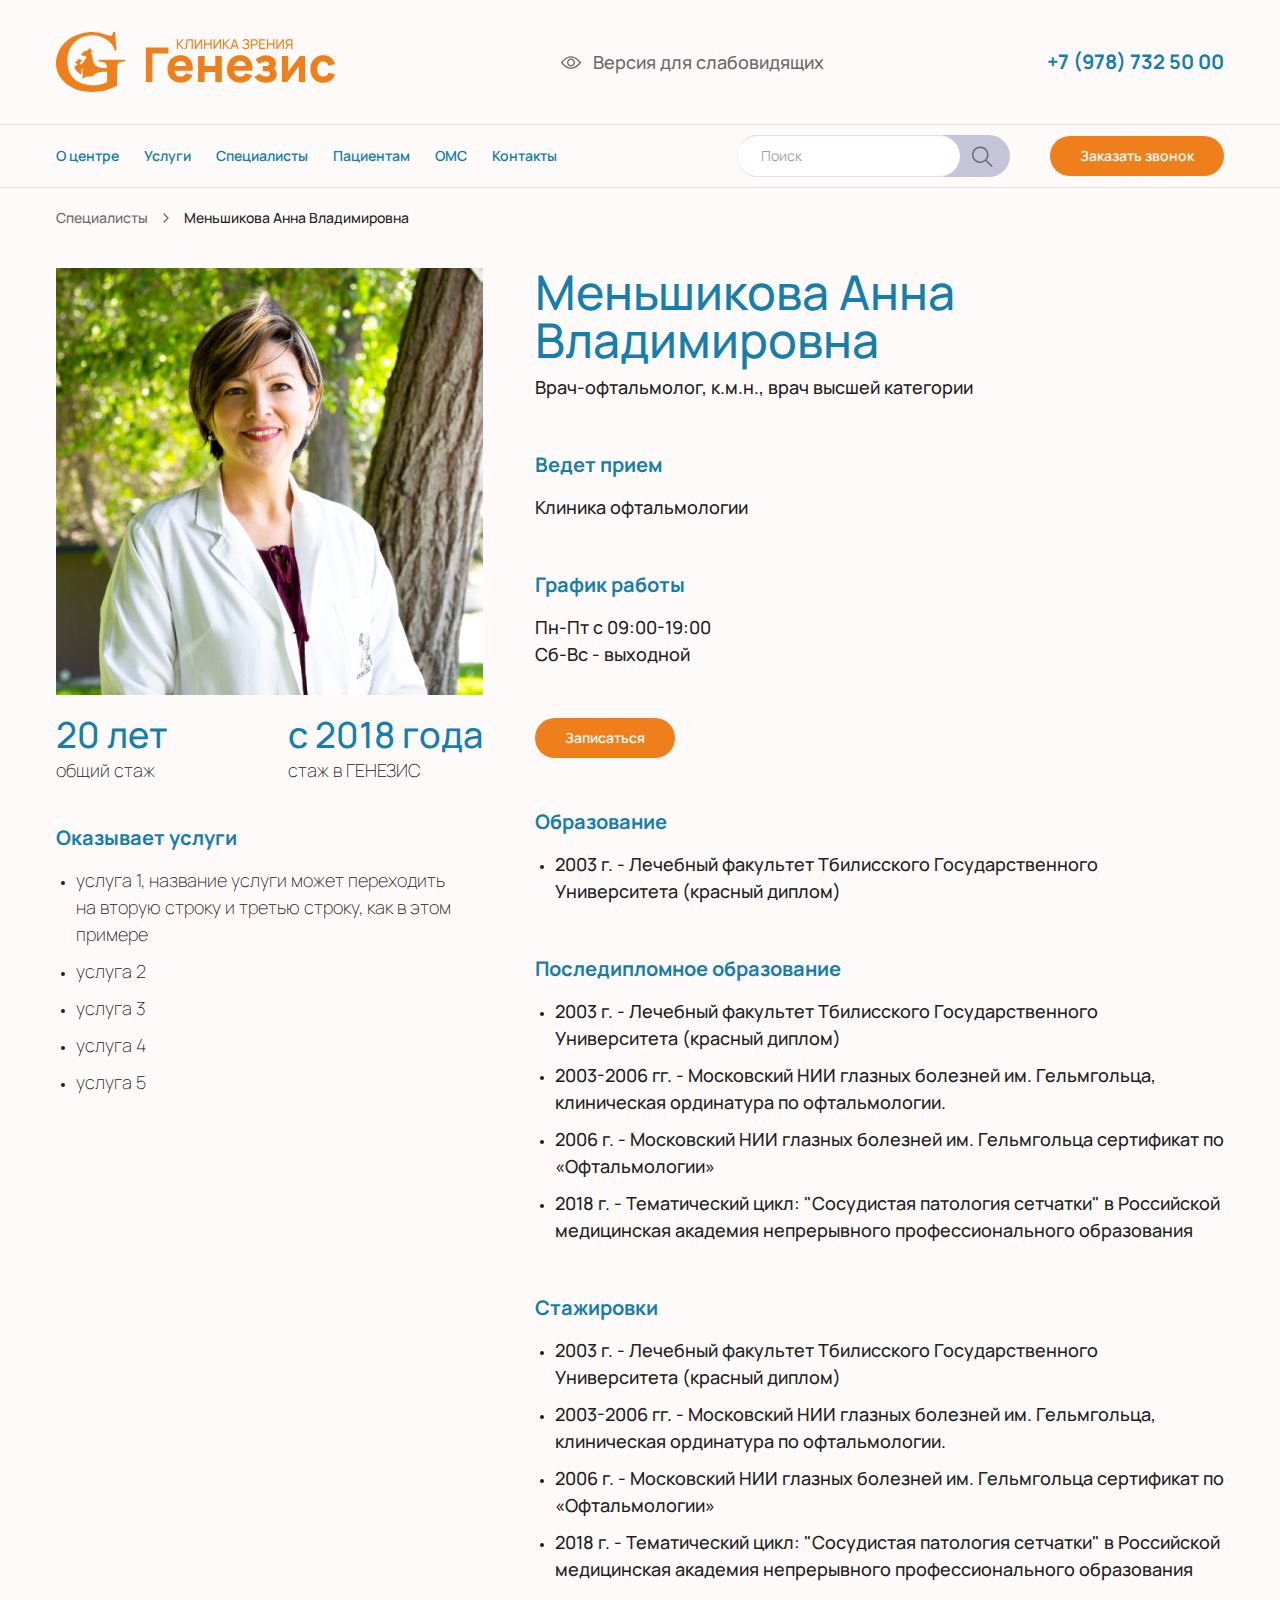
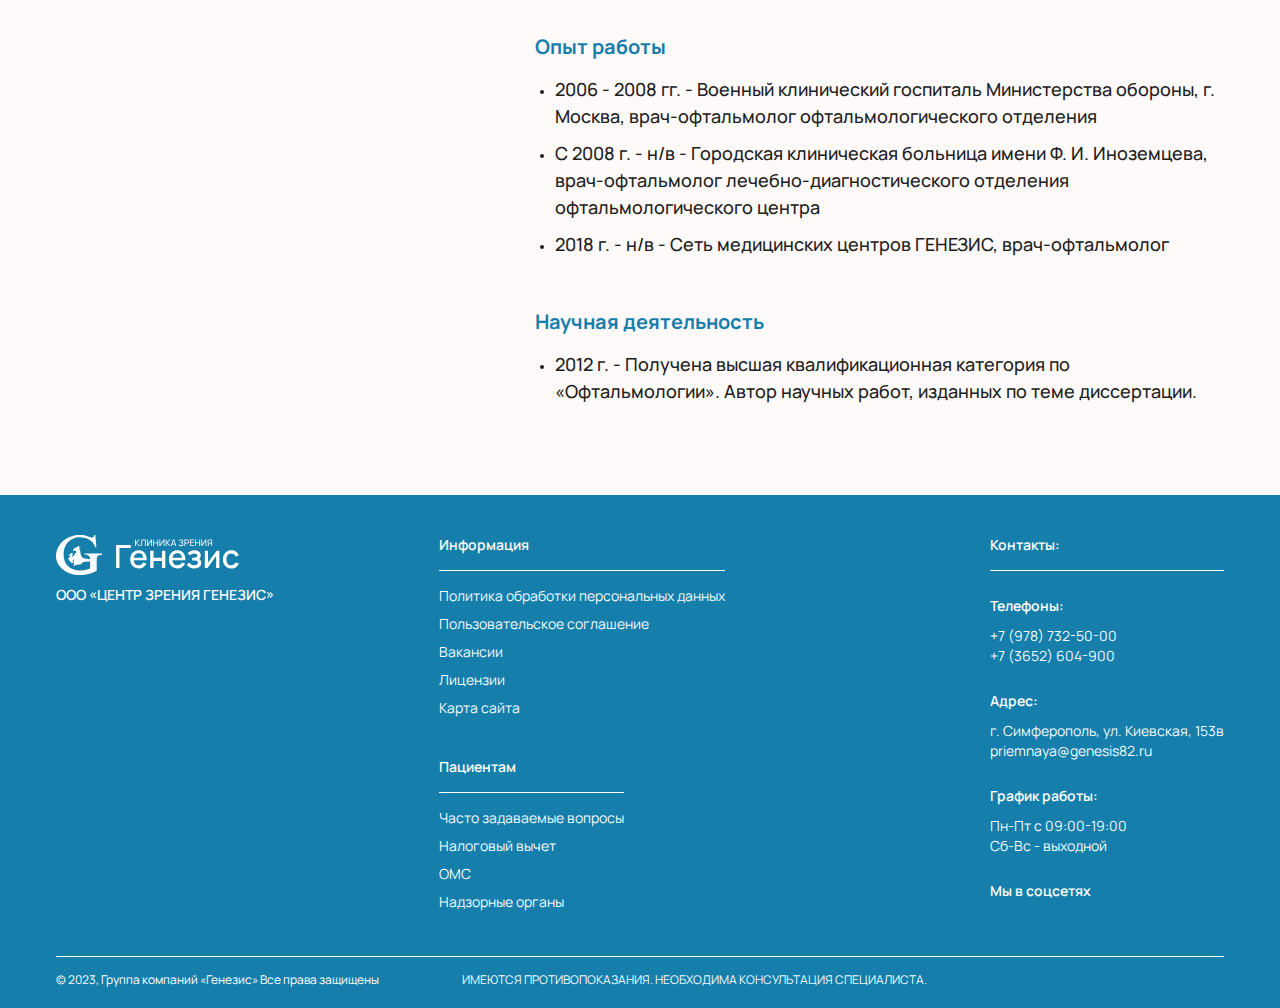
<file: app/specialist.html>
<!DOCTYPE html>
<html lang="en">

<head>
  <meta charset="UTF-8">
  <meta http-equiv="X-UA-Compatible" content="IE=edge">
  <meta name="viewport" content="width=device-width, initial-scale=1.0">
  <title>Document</title>
  <link rel="stylesheet" href="https://cdn.jsdelivr.net/npm/swiper@11/swiper-bundle.min.css" />
  <link rel="stylesheet" href="css/style.css">
</head>

<body>

  <header>
    <div class="container">
      <div class="flex justify-between items-center py-8">
        <a class="logo" href="#">
          <!-- <img class="logo__img" src="img/1x1.png" data-src="img/logo.svg" alt="logo"> -->
          <svg width="281" height="60" viewBox="0 0 281 60" fill="none" xmlns="http://www.w3.org/2000/svg">
            <g clip-path="url(#clip0_310_1718)">
              <path
                d="M60.5928 18.3892C60.0635 18.3892 59.5896 18.3782 59.1166 18.3892C58.825 18.3984 58.7973 18.1875 58.7124 17.9951C58.1352 16.681 57.6462 15.3165 56.9479 14.0687C55.3011 11.1279 52.9149 8.87363 50.0379 7.14024C47.6853 5.72279 45.1512 4.75401 42.4835 4.1104C39.3402 3.35419 36.1684 3.10213 32.9528 3.4651C29.4449 3.86673 26.163 4.9481 23.1474 6.79071C19.1925 9.20804 16.1164 12.4622 13.9948 16.5928C12.6505 19.2101 11.9027 22.0055 11.6363 24.9295C11.3229 28.3567 11.3935 31.7714 12.038 35.1617C12.7026 38.6604 14.0066 41.8835 16.1996 44.7142C18.1985 47.2937 20.7292 49.2161 23.6692 50.6067C26.9687 52.1662 30.4565 52.9904 34.088 53.2652C38.8151 53.6223 43.401 52.9291 47.8786 51.4369C48.844 51.1159 49.7758 50.6924 50.7252 50.321C51.0084 50.211 51.1185 50.0303 51.1185 49.7152C51.1185 46.5274 51.1285 43.3393 51.1487 40.151C51.1487 39.9224 51.1319 39.7309 50.8328 39.7157C47.6769 39.5334 44.537 39.5275 41.5189 40.6711C40.0358 41.2389 38.7104 42.1539 37.6539 43.3396C36.9246 44.1504 36.0642 44.3655 35.0895 44.4235C34.2106 44.4748 33.3292 44.5075 32.4495 44.5008C31.2875 44.4907 30.2112 44.7445 29.2071 45.341C28.6307 45.6822 28.0358 45.9972 27.4334 46.2896C26.9427 46.5283 26.5175 46.4249 26.2806 46.0535C26.1126 45.7939 26.0638 45.4973 26.326 45.2973C27.2779 44.5579 27.2082 43.5757 26.9587 42.5851C26.7444 41.734 26.4218 40.9105 26.1646 40.0703C25.9529 39.3763 26.0462 38.7587 26.6158 38.2344C26.9172 37.9446 27.1847 37.6216 27.4132 37.2715C27.4972 37.1455 27.4578 36.9354 27.4746 36.7581C27.3063 36.7528 27.1379 36.7584 26.9704 36.7749C26.8471 36.8013 26.7292 36.8485 26.6217 36.9144C26.1924 37.1522 25.6193 37.1934 25.4009 37.7278C25.0782 38.5184 24.9304 39.336 25.1589 40.1829C25.311 40.745 25.542 41.2937 25.6219 41.8633C25.6992 42.4112 25.2757 42.6935 24.7892 42.4103C24.1142 42.0185 23.4746 41.5687 22.8777 41.066C21.4972 39.8981 20.21 38.6335 19.242 37.0875C18.9903 36.6852 18.7795 36.2588 18.6127 35.8146C18.2691 34.8996 18.4917 34.2308 19.3361 33.7401C19.8277 33.4552 20.378 33.2729 20.9006 33.0418C21.0437 32.9864 21.1812 32.9178 21.3115 32.8368C21.7375 32.5369 21.698 32.0731 21.2224 31.8512C21.0304 31.7681 20.8306 31.7042 20.6259 31.6605C20.0537 31.5219 19.6798 31.1144 19.3874 30.659C19.2916 30.5094 19.3681 30.1641 19.4832 29.9809C19.7831 29.5053 20.2579 29.2113 20.7897 29.0516C21.3392 28.8836 21.6619 28.5559 21.8165 28.0064C21.9316 27.5997 22.1366 27.2443 22.5601 27.0443C23.3533 26.6679 23.7272 26.7612 24.3313 27.4014C24.564 27.6476 24.9194 27.798 25.2362 27.9425C26.4318 28.4819 26.7015 28.5618 25.6622 28.8911C25.4723 28.9516 25.2186 29.0037 25.1219 29.1432C24.7018 29.7658 24.2817 30.3968 23.9523 31.0707C23.6507 31.6899 23.9002 32.0882 24.5607 32.247C25.5059 32.4713 26.1571 32.163 26.6242 31.253C27.2964 29.9448 27.9989 28.6626 28.9668 27.5409C29.3491 27.0972 29.6927 26.6166 30.044 26.1512C30.1406 26.0139 30.2215 25.8662 30.2851 25.7109C30.6615 24.8572 30.296 24.0918 29.3693 23.9607C28.529 23.8422 27.6712 23.8515 26.8209 23.8002C26.5836 23.7928 26.347 23.7707 26.1126 23.7338C25.4664 23.6128 25.1883 23.0986 25.4404 22.4861C25.5362 22.2567 25.6924 22.0534 25.821 21.8383C26.8578 20.099 28.4921 19.2412 30.3742 18.7471C30.6044 18.6866 30.8254 18.5925 31.0556 18.5396C31.9269 18.3396 32.4546 17.7187 32.9478 17.0406C33.1444 16.7522 33.3733 16.4873 33.63 16.2508C33.7762 16.1248 34.0703 16.0139 34.2123 16.0827C34.3804 16.1609 34.5131 16.4247 34.5576 16.6297C34.6417 17.0372 34.6417 17.4641 34.7131 17.8749C34.8148 18.4303 34.982 18.5337 35.5348 18.5639C35.9102 18.5808 36.2833 18.6309 36.6498 18.7135C36.975 18.7908 37.0447 19.0303 36.8061 19.2697C36.6121 19.4448 36.3881 19.5835 36.1448 19.6789C35.918 19.7797 35.6575 19.8033 35.4248 19.8932C34.7467 20.157 34.5602 20.7334 35.0769 21.2325C36.0776 22.2046 36.3137 23.4591 36.4876 24.7345C36.6616 26.01 36.6557 27.3123 36.9128 28.5643C37.411 30.9715 38.5495 33.0175 40.7375 34.3274C42.0709 35.1247 43.5623 35.4449 45.0798 35.6415C46.9501 35.8835 48.8238 36.0927 50.6958 36.3195C50.926 36.3481 51.0941 36.3095 51.0815 36.0313C51.021 34.6971 50.8824 33.3754 50.1993 32.1882C49.4321 30.8556 48.171 30.1901 46.7443 29.8843C45.5755 29.6322 44.3715 29.5423 43.1783 29.4247C42.7734 29.3843 42.6162 29.2642 42.6213 28.8441C42.6347 27.7577 42.6213 27.7585 43.6959 27.7585H68.5775C69.1934 27.7585 69.1934 27.7585 69.1934 28.3693C69.1934 29.3633 69.1883 29.3205 68.1969 29.4616C67.0542 29.6297 65.8988 29.7927 64.794 30.112C62.8211 30.6833 61.7204 32.1184 61.428 34.103C61.2056 35.581 61.0851 37.0726 61.0676 38.5671C61.0247 43.4472 61.0474 48.3272 61.0676 53.208C61.0676 53.6441 60.9323 53.8886 60.5508 54.0953C58.1142 55.4195 55.5557 56.4715 52.9241 57.3403C46.2866 59.506 39.2916 60.362 32.3277 59.8609C27.2023 59.4694 22.245 58.3813 17.5465 56.2413C13.3117 54.3324 9.53334 51.5414 6.46391 48.055C3.95753 45.2125 2.07038 42.0053 0.960446 38.3571C0.0353594 35.3163 -0.173856 32.2176 0.130305 29.0651C0.520514 24.8487 1.80398 20.7637 3.89535 17.0818C4.93387 15.2518 6.19924 13.5822 7.57637 11.9942C9.92722 9.28473 12.7324 7.00582 15.866 5.25982C18.8272 3.5922 21.9825 2.2955 25.2606 1.39899C27.5182 0.783948 29.8112 0.316784 32.1437 0.186549C34.2056 0.0714384 36.2818 0.0857222 38.3462 0.169745C40.9753 0.278134 43.5892 0.599939 46.1099 1.40571C48.0248 2.01824 49.9035 2.75007 51.8234 3.34411C52.7056 3.61802 53.6425 3.73818 54.5634 3.85833C55.2893 3.95327 55.8153 3.55249 56.201 2.96265C56.7152 2.17452 56.9757 1.29144 57.1202 0.373919C57.1639 0.0932842 57.2689 -0.0109036 57.5504 0.0050607C57.8991 0.0244949 58.2487 0.0233726 58.5973 0.0016998C58.8872 -0.0159449 58.9939 0.103367 59.0174 0.37896C59.1359 1.77121 59.2695 3.16262 59.3913 4.55487C59.6921 7.88048 59.9926 11.2066 60.2929 14.5334C60.3987 15.7164 60.4928 16.9011 60.5911 18.085C60.5979 18.1665 60.5928 18.248 60.5928 18.3892Z"
                fill="#EF7F1A" />
              <path
                d="M120.905 17V7.28H122.107V11.843L126.359 7.28H127.871L123.457 11.9982L128.216 17H126.663L122.107 12.248V17H120.905ZM128.483 17V15.9537C128.722 15.9762 128.92 15.965 129.077 15.92C129.235 15.875 129.363 15.7782 129.462 15.6297C129.566 15.4812 129.656 15.2652 129.732 14.9817C129.809 14.6937 129.883 14.3202 129.955 13.8612C130.049 13.3212 130.128 12.7767 130.191 12.2277C130.254 11.6742 130.308 11.1207 130.353 10.5672C130.403 10.0092 130.443 9.45575 130.475 8.90675C130.506 8.35325 130.533 7.811 130.556 7.28H136.813V17H135.611V8.42075H131.696C131.669 8.83025 131.64 9.269 131.609 9.737C131.582 10.2005 131.546 10.6842 131.501 11.1882C131.456 11.6922 131.402 12.212 131.339 12.7475C131.276 13.283 131.197 13.8275 131.102 14.381C131.026 14.8265 130.934 15.2337 130.826 15.6027C130.722 15.9717 130.576 16.28 130.387 16.5275C130.202 16.775 129.957 16.9437 129.651 17.0338C129.35 17.1238 128.96 17.1125 128.483 17ZM146.203 17H144.988V9.3995L139.918 17H138.703V7.28H139.918V14.8737L144.988 7.28H146.203V17ZM148.09 17V7.28H149.292V11.5662H154.408V7.28H155.61V17H154.408V12.707H149.292V17H148.09ZM165.002 17H163.787V9.3995L158.718 17H157.503V7.28H158.718V14.8737L163.787 7.28H165.002V17ZM166.89 17V7.28H168.091V11.843L172.344 7.28H173.856L169.441 11.9982L174.2 17H172.648L168.091 12.248V17H166.89ZM174.468 17L177.721 7.28H179.395L182.649 17H181.4L178.356 7.982H178.734L175.717 17H174.468ZM176.034 14.7252V13.598H181.083V14.7252H176.034ZM189.78 17.2025C189.114 17.2025 188.533 17.1058 188.038 16.9122C187.548 16.7142 187.14 16.4577 186.816 16.1427C186.497 15.8232 186.254 15.4812 186.087 15.1167L187.154 14.4552C187.262 14.7387 187.428 15.002 187.653 15.245C187.883 15.488 188.175 15.6837 188.531 15.8322C188.891 15.9807 189.323 16.055 189.827 16.055C190.34 16.055 190.77 15.9762 191.116 15.8187C191.463 15.6567 191.721 15.4385 191.892 15.164C192.068 14.885 192.156 14.5655 192.156 14.2055C192.156 13.796 192.054 13.481 191.852 13.2605C191.649 13.0355 191.377 12.878 191.035 12.788C190.698 12.6935 190.324 12.6395 189.915 12.626C189.595 12.6125 189.366 12.6035 189.226 12.599C189.087 12.5945 188.992 12.5922 188.943 12.5922C188.898 12.5922 188.855 12.5922 188.814 12.5922V11.4447C188.855 11.4447 188.94 11.4447 189.071 11.4447C189.201 11.4447 189.339 11.4447 189.483 11.4447C189.627 11.4402 189.741 11.4357 189.827 11.4312C190.43 11.3997 190.909 11.2467 191.265 10.9722C191.62 10.6932 191.798 10.3107 191.798 9.82475C191.798 9.32075 191.616 8.927 191.251 8.6435C190.891 8.36 190.421 8.21825 189.84 8.21825C189.291 8.21825 188.823 8.3465 188.436 8.603C188.054 8.8595 187.748 9.19025 187.518 9.59525L186.594 8.8055C186.909 8.306 187.345 7.89425 187.903 7.57025C188.466 7.24175 189.123 7.0775 189.874 7.0775C190.288 7.0775 190.686 7.13375 191.069 7.24625C191.456 7.35425 191.798 7.52075 192.095 7.74575C192.396 7.96625 192.635 8.2475 192.81 8.5895C192.986 8.927 193.074 9.3275 193.074 9.791C193.074 10.2905 192.968 10.7337 192.756 11.1207C192.545 11.5077 192.268 11.807 191.926 12.0185C192.399 12.176 192.768 12.437 193.033 12.8015C193.299 13.166 193.431 13.6385 193.431 14.219C193.431 14.8265 193.276 15.353 192.966 15.7985C192.66 16.244 192.232 16.5905 191.683 16.838C191.134 17.081 190.5 17.2025 189.78 17.2025ZM194.852 17V7.28H198.693C198.788 7.28 198.9 7.2845 199.031 7.2935C199.161 7.298 199.287 7.3115 199.409 7.334C199.935 7.415 200.376 7.595 200.732 7.874C201.092 8.153 201.362 8.50625 201.542 8.93375C201.722 9.35675 201.812 9.827 201.812 10.3445C201.812 10.8575 201.719 11.3277 201.535 11.7552C201.355 12.1782 201.085 12.5315 200.725 12.815C200.369 13.094 199.931 13.274 199.409 13.355C199.287 13.373 199.161 13.3865 199.031 13.3955C198.9 13.4045 198.788 13.409 198.693 13.409H196.054V17H194.852ZM196.054 12.2682H198.653C198.738 12.2682 198.835 12.2637 198.943 12.2547C199.055 12.2457 199.161 12.23 199.26 12.2075C199.571 12.1355 199.823 12.005 200.016 11.816C200.214 11.6225 200.358 11.3975 200.448 11.141C200.538 10.88 200.583 10.6145 200.583 10.3445C200.583 10.0745 200.538 9.81125 200.448 9.55475C200.358 9.29375 200.214 9.0665 200.016 8.873C199.823 8.6795 199.571 8.549 199.26 8.4815C199.161 8.4545 199.055 8.43875 198.943 8.43425C198.835 8.42525 198.738 8.42075 198.653 8.42075H196.054V12.2682ZM203.158 17V7.28H209.3V8.42075H204.359V11.465H208.49V12.6057H204.359V15.8592H209.3V17H203.158ZM210.923 17V7.28H212.125V11.5662H217.241V7.28H218.443V17H217.241V12.707H212.125V17H210.923ZM227.835 17H226.62V9.3995L221.551 17H220.336V7.28H221.551V14.8737L226.62 7.28H227.835V17ZM236.48 17H235.278V13.409H232.288L231.829 13.3347C231.073 13.1952 230.499 12.851 230.108 12.302C229.716 11.7485 229.52 11.096 229.52 10.3445C229.52 9.827 229.61 9.35675 229.79 8.93375C229.975 8.50625 230.245 8.153 230.6 7.874C230.96 7.595 231.401 7.415 231.923 7.334C232.049 7.3115 232.175 7.298 232.301 7.2935C232.432 7.2845 232.544 7.28 232.639 7.28H236.48V17ZM230.695 17H229.318L231.424 12.68L232.612 13.0445L230.695 17ZM235.278 12.2682V8.42075H232.679C232.598 8.42075 232.502 8.42525 232.389 8.43425C232.281 8.43875 232.175 8.4545 232.072 8.4815C231.761 8.549 231.509 8.6795 231.316 8.873C231.122 9.0665 230.978 9.29375 230.884 9.55475C230.794 9.81125 230.749 10.0745 230.749 10.3445C230.749 10.6145 230.794 10.88 230.884 11.141C230.978 11.3975 231.122 11.6225 231.316 11.816C231.509 12.005 231.761 12.1355 232.072 12.2075C232.175 12.23 232.281 12.2457 232.389 12.2547C232.502 12.2637 232.598 12.2682 232.679 12.2682H235.278Z"
                fill="#EF7F1A" />
              <path
                d="M89.9206 50V15.44H112.481V21.536H96.4486V50H89.9206ZM124.984 50.72C122.328 50.72 119.984 50.152 117.952 49.016C115.936 47.864 114.352 46.288 113.2 44.288C112.064 42.272 111.496 39.968 111.496 37.376C111.496 34.544 112.056 32.08 113.176 29.984C114.296 27.888 115.84 26.264 117.808 25.112C119.776 23.944 122.04 23.36 124.6 23.36C127.32 23.36 129.632 24 131.536 25.28C133.44 26.56 134.848 28.36 135.76 30.68C136.672 33 136.992 35.728 136.72 38.864H130.264V36.464C130.264 33.824 129.84 31.928 128.992 30.776C128.16 29.608 126.792 29.024 124.888 29.024C122.664 29.024 121.024 29.704 119.968 31.064C118.928 32.408 118.408 34.4 118.408 37.04C118.408 39.456 118.928 41.328 119.968 42.656C121.024 43.968 122.568 44.624 124.6 44.624C125.88 44.624 126.976 44.344 127.888 43.784C128.8 43.224 129.496 42.416 129.976 41.36L136.504 43.232C135.528 45.6 133.984 47.44 131.872 48.752C129.776 50.064 127.48 50.72 124.984 50.72ZM116.392 38.864V34.016H133.576V38.864H116.392ZM142.091 50V24.08H148.619V33.968H159.275V24.08H165.803V50H159.275V40.064H148.619V50H142.091ZM184.562 50.72C181.906 50.72 179.562 50.152 177.53 49.016C175.514 47.864 173.93 46.288 172.778 44.288C171.642 42.272 171.074 39.968 171.074 37.376C171.074 34.544 171.634 32.08 172.754 29.984C173.874 27.888 175.418 26.264 177.386 25.112C179.354 23.944 181.618 23.36 184.178 23.36C186.898 23.36 189.21 24 191.114 25.28C193.018 26.56 194.426 28.36 195.338 30.68C196.25 33 196.57 35.728 196.298 38.864H189.842V36.464C189.842 33.824 189.418 31.928 188.57 30.776C187.738 29.608 186.37 29.024 184.466 29.024C182.242 29.024 180.602 29.704 179.546 31.064C178.506 32.408 177.986 34.4 177.986 37.04C177.986 39.456 178.506 41.328 179.546 42.656C180.602 43.968 182.146 44.624 184.178 44.624C185.458 44.624 186.554 44.344 187.466 43.784C188.378 43.224 189.074 42.416 189.554 41.36L196.082 43.232C195.106 45.6 193.562 47.44 191.45 48.752C189.354 50.064 187.058 50.72 184.562 50.72ZM175.97 38.864V34.016H193.154V38.864H175.97ZM209.948 50.72C207.532 50.72 205.292 50.224 203.228 49.232C201.18 48.224 199.564 46.848 198.38 45.104L203.516 41.648C204.428 42.576 205.404 43.304 206.444 43.832C207.5 44.36 208.652 44.624 209.9 44.624C211.196 44.624 212.204 44.344 212.924 43.784C213.66 43.224 214.028 42.48 214.028 41.552C214.028 40.656 213.732 40.048 213.14 39.728C212.564 39.408 211.828 39.24 210.932 39.224C210.052 39.208 209.164 39.2 208.268 39.2H206.732V34.112H208.268C209.612 34.112 210.756 34 211.7 33.776C212.644 33.536 213.116 32.88 213.116 31.808C213.116 30.912 212.788 30.288 212.132 29.936C211.476 29.584 210.716 29.408 209.852 29.408C208.7 29.408 207.54 29.656 206.372 30.152C205.204 30.648 204.14 31.232 203.18 31.904L199.58 27.44C201.052 26.208 202.684 25.224 204.476 24.488C206.284 23.736 208.172 23.36 210.14 23.36C211.804 23.36 213.372 23.648 214.844 24.224C216.332 24.8 217.532 25.672 218.444 26.84C219.372 27.992 219.836 29.44 219.836 31.184C219.836 32.304 219.612 33.4 219.164 34.472C218.716 35.544 217.948 36.608 216.86 37.664L216.812 35.6C217.612 36.016 218.3 36.552 218.876 37.208C219.468 37.848 219.916 38.592 220.22 39.44C220.54 40.288 220.7 41.216 220.7 42.224C220.7 44.08 220.204 45.64 219.212 46.904C218.22 48.168 216.908 49.12 215.276 49.76C213.644 50.4 211.868 50.72 209.948 50.72ZM249.087 24.08V50H242.847V34.16L231.135 50H225.951V24.08H232.191V39.392L243.951 24.08H249.087ZM267.235 50.72C264.547 50.72 262.243 50.12 260.323 48.92C258.403 47.72 256.931 46.088 255.907 44.024C254.883 41.96 254.371 39.632 254.371 37.04C254.371 34.416 254.899 32.072 255.955 30.008C257.027 27.944 258.531 26.32 260.467 25.136C262.403 23.952 264.691 23.36 267.331 23.36C270.387 23.36 272.947 24.136 275.011 25.688C277.091 27.224 278.419 29.328 278.995 32L272.467 33.728C272.083 32.384 271.411 31.336 270.451 30.584C269.507 29.832 268.435 29.456 267.235 29.456C265.859 29.456 264.731 29.792 263.851 30.464C262.971 31.12 262.323 32.024 261.907 33.176C261.491 34.312 261.283 35.6 261.283 37.04C261.283 39.296 261.779 41.128 262.771 42.536C263.779 43.928 265.267 44.624 267.235 44.624C268.707 44.624 269.827 44.288 270.595 43.616C271.363 42.944 271.939 41.984 272.323 40.736L278.995 42.128C278.259 44.88 276.867 47 274.819 48.488C272.771 49.976 270.243 50.72 267.235 50.72Z"
                fill="#EF7F1A" />
            </g>
          </svg>

        </a>
        <button class="eye flex gap-3 items-center text-gray font-manrope-500" href="#">
          <img src="img/1x1.png" data-src="img/icons/eye.svg" alt="eye">
          <span class="block">Версия для слабовидящих</span>
        </button>
        <a class="hidden md:block font-manrope-700 text-accent text-xl" href="tel:+79787325000">+7 (978) 732 50 00</a>
      </div>
    </div>
    <div class="subheader border-y border-divider text-sm font-manrope-600">
      <div class="container">
        <div class="flex justify-between items-center py-2.5">
          <nav class="menu text-accent">
            <div class="humb">
              <div class="hamb__field" id="hamb">
                <div class="bar"></div>
                <div class="bar"></div>
                <div class="bar"></div>
              </div>
            </div>
            <ul class="menu__list flex gap-5 2xl:gap-[25px]">
              <li class="menu__list-item border-b border-transparent hover:border-accent">
                <a href="#">О центре</a>
                <ul class="menu__submenu font-manrope-400">
                  <li>
                    <a href="#">Условия нахождения</a>
                  </li>
                  <li>
                    <a href="#">Внутренний распорядок</a>
                  </li>
                  <li>
                    <a href="#">Получение медицинской документации</a>
                  </li>
                  <li>
                    <a href="#">Налоговый вычет</a>
                  </li>
                </ul>
              </li>
              <li class="menu__list-item border-b border-transparent hover:border-accent">
                <a href="#">Услуги</a>
                <ul class="menu__submenu font-manrope-400">
                  <li>
                    <a href="#">Условия нахождения</a>
                  </li>
                  <li>
                    <a href="#">Внутренний распорядок</a>
                  </li>
                  <li>
                    <a href="#">Получение медицинской документации</a>
                  </li>
                  <li>
                    <a href="#">Налоговый вычет</a>
                  </li>
                </ul>
              </li>
              <li class="menu__list-item border-b border-transparent hover:border-accent">
                <a href="#">Специалисты</a>
                <ul class="menu__submenu font-manrope-400">
                  <li>
                    <a href="#">Условия нахождения</a>
                  </li>
                  <li>
                    <a href="#">Внутренний распорядок</a>
                  </li>
                  <li>
                    <a href="#">Получение медицинской документации</a>
                  </li>
                  <li>
                    <a href="#">Налоговый вычет</a>
                  </li>
                </ul>
              </li>
              <li class="menu__list-item border-b border-transparent hover:border-accent">
                <a href="#">Пациентам</a>
                <ul class="menu__submenu font-manrope-400">
                  <li>
                    <a href="#">Условия нахождения</a>
                  </li>
                  <li>
                    <a href="#">Внутренний распорядок</a>
                  </li>
                  <li>
                    <a href="#">Получение медицинской документации</a>
                  </li>
                  <li>
                    <a href="#">Налоговый вычет</a>
                  </li>
                </ul>
              </li>
              <li class="menu__list-item border-b border-transparent hover:border-accent">
                <a href="#">ОМС</a>
                <ul class="menu__submenu font-manrope-400">
                  <li>
                    <a href="#">Условия нахождения</a>
                  </li>
                  <li>
                    <a href="#">Внутренний распорядок</a>
                  </li>
                  <li>
                    <a href="#">Получение медицинской документации</a>
                  </li>
                  <li>
                    <a href="#">Налоговый вычет</a>
                  </li>
                </ul>
              </li>
              <li class="menu__list-item border-b border-transparent hover:border-accent">
                <a href="#">Контакты</a>
                <ul class="menu__submenu font-manrope-400">
                  <li>
                    <a href="#">Условия нахождения</a>
                  </li>
                  <li>
                    <a href="#">Внутренний распорядок</a>
                  </li>
                  <li>
                    <a href="#">Получение медицинской документации</a>
                  </li>
                  <li>
                    <a href="#">Налоговый вычет</a>
                  </li>
                </ul>
              </li>
            </ul>
          </nav>
          <form class="search-form font-manrope-400 ml-auto mr-4 w-[40%] order-1 sm:order-none xl:w-auto 2xl:mr-10"
            action="#" method="post">
            <div class="flex gap-2.5 items-center bg-neutrallight rounded-[50px] pr-4">
              <input
                class="py-2.5 px-4 border-y border-divider rounded-[50px] outline-none text-gray w-[90%] xl:w-auto 2xl:px-6"
                type="text" placeholder="Поиск">
              <div class="eye-img">
                <img class="w-full h-full" src="img/1x1.png" data-src="img/icons/search.svg" alt="search">
              </div>
            </div>
          </form>
          <a class="request-a-call py-2.5 px-5 bg-brand rounded-[50px] text-milk font-manrope-600 text-sm flex-none ml-auto sm:ml-0 2xl:px-[30px]"
            href="#">Заказать звонок</a>
        </div>
      </div>
    </div>
    <div class="popup" id="popup-menu">
      <!-- <div class="container"> -->
      <ul class="popup-menu__list flex">
        <li class="popup-menu__list-item">
          <a href="#">О центре</a>
          <ul class="popup-menu__submenu font-manrope-400">
            <li>
              <a href="#">Условия нахождения</a>
            </li>
            <li>
              <a href="#">Внутренний распорядок</a>
            </li>
            <li>
              <a href="#">Получение медицинской документации</a>
            </li>
            <li>
              <a href="#">Налоговый вычет</a>
            </li>
          </ul>
        </li>
        <li class="popup-menu__list-item">
          <a href="#">Услуги</a>
          <ul class="popup-menu__submenu font-manrope-400">
            <li>
              <a href="#">Условия нахождения</a>
            </li>
            <li>
              <a href="#">Внутренний распорядок</a>
            </li>
            <li>
              <a href="#">Получение медицинской документации</a>
            </li>
            <li>
              <a href="#">Налоговый вычет</a>
            </li>
          </ul>
        </li>
        <li class="popup-menu__list-item">
          <a href="#">Специалисты</a>
          <ul class="popup-menu__submenu font-manrope-400">
            <li>
              <a href="#">Условия нахождения</a>
            </li>
            <li>
              <a href="#">Внутренний распорядок</a>
            </li>
            <li>
              <a href="#">Получение медицинской документации</a>
            </li>
            <li>
              <a href="#">Налоговый вычет</a>
            </li>
          </ul>
        </li>
        <li class="popup-menu__list-item">
          <a href="#">Пациентам</a>
          <ul class="popup-menu__submenu font-manrope-400">
            <li>
              <a href="#">Условия нахождения</a>
            </li>
            <li>
              <a href="#">Внутренний распорядок</a>
            </li>
            <li>
              <a href="#">Получение медицинской документации</a>
            </li>
            <li>
              <a href="#">Налоговый вычет</a>
            </li>
          </ul>
        </li>
        <li class="popup-menu__list-item">
          <a href="#">ОМС</a>
          <ul class="popup-menu__submenu font-manrope-400">
            <li>
              <a href="#">Условия нахождения</a>
            </li>
            <li>
              <a href="#">Внутренний распорядок</a>
            </li>
            <li>
              <a href="#">Получение медицинской документации</a>
            </li>
            <li>
              <a href="#">Налоговый вычет</a>
            </li>
          </ul>
        </li>
        <li class="popup-menu__list-item">
          <a href="#">Контакты</a>
          <ul class="popup-menu__submenu font-manrope-400">
            <li>
              <a href="#">Условия нахождения</a>
            </li>
            <li>
              <a href="#">Внутренний распорядок</a>
            </li>
            <li>
              <a href="#">Получение медицинской документации</a>
            </li>
            <li>
              <a href="#">Налоговый вычет</a>
            </li>
          </ul>
        </li>
      </ul>
      <!-- </div> -->
    </div>
  </header>

  <main class="mt-5 pb-[50px] lg:pb-[90px]">

    <div>
      <div class="container">
        <div class="flex items-center gap-2 text-sm flex-wrap">
          <a class="text-gray flex gap-2 items-center" href="#">
            Специалисты
            <span>
              <svg width="20" height="20" viewBox="0 0 20 20" fill="none" xmlns="http://www.w3.org/2000/svg">
                <path id="Vector" d="M8 14L12 10L8 6" stroke="#686868" stroke-width="1.2" stroke-linecap="round"
                  stroke-linejoin="round" />
              </svg>
            </span>
          </a>
          <a href="#">
            Меньшикова Анна Владимировна
          </a>
        </div>
      </div>
    </div>

    <section class="mt-10">
      <div class="container">
        <div class="grid xl:grid-cols-[427px_1fr] gap-6 md:gap-[52px]">
          <div>
            <div class="relative mx-auto w-[60%] pb-[60%] xl:w-auto xl:pb-[100%] mb-5">
              <img class="w-full absolute h-full" src="img/1x1.png" data-src="img/content/specialist/1.jpg"
                alt="specialist">
            </div>
            <div class="flex justify-around lg:justify-between mb-5 md:mb-10 lg:w-[60%] mx-auto xl:w-auto">
              <div>
                <p class="text-accent text-2xl md:text-4xl mb-[2px]">
                  20 лет
                </p>
                <p class="font-manrope-200">
                  общий стаж
                </p>
              </div>
              <div>
                <p class="text-accent text-2xl md:text-4xl mb-[2px]">
                  с 2018 года
                </p>
                <p class="font-manrope-200">
                  стаж в ГЕНЕЗИС
                </p>
              </div>
            </div>
            <div>
              <h6 class="text-accent text-xl font-manrope-700 mb-[15px]">
                Оказывает услуги
              </h6>
              <ul class="font-manrope-200 list-disc grid gap-2.5 pl-5 marker:text-xs">
                <li>
                  услуга 1, название услуги может переходить на вторую строку и третью строку, как в этом примере
                </li>
                <li>
                  услуга 2
                </li>
                <li>
                  услуга 3
                </li>
                <li>
                  услуга 4
                </li>
                <li>
                  услуга 5
                </li>
              </ul>
            </div>
          </div>
          <div class="grid gap-6 md:gap-[50px]">
            <div>
              <h1 class="text-2xl md:text-3xl lg:text-4xl 3xl:text-5xl text-accent mb-2.5">
                Меньшикова Анна Владимировна
              </h1>
              <p>
                Врач-офтальмолог, к.м.н., врач высшей категории
              </p>
            </div>
            <div>
              <h5 class="font-manrope-700 text-accent text-xl mb-[15px]">
                Ведет прием
              </h5>
              <p>
                Клиника офтальмологии
              </p>
            </div>
            <div>
              <h5 class="font-manrope-700 text-accent text-xl mb-[15px]">
                График работы
              </h5>
              <p>
                Пн-Пт с 09:00-19:00
              </p>
              <p>
                Сб-Вс - выходной
              </p>
            </div>
            <a class="request-a-call h-fit w-fit py-2.5 px-[30px] bg-brand rounded-[50px] text-milk font-manrope-600 text-sm"
              href="#">
              Записаться
            </a>
            <div>
              <h5 class="font-manrope-700 text-accent text-xl mb-[15px]">
                Образование
              </h5>
              <ul class="list-disc marker:text-xs pl-5">
                <li>
                  2003 г. - Лечебный факультет Тбилисского Государственного Университета (красный диплом)
                </li>
              </ul>
            </div>
            <div>
              <h5 class="font-manrope-700 text-accent text-xl mb-[15px]">
                Последипломное образование
              </h5>
              <ul class="list-disc marker:text-xs pl-5 grid gap-2.5">
                <li>
                  2003 г. - Лечебный факультет Тбилисского Государственного Университета (красный диплом)
                </li>
                <li>
                  2003-2006 гг. - Московский НИИ глазных болезней им. Гельмгольца, клиническая ординатура по
                  офтальмологии.
                </li>
                <li>
                  2006 г. - Московский НИИ глазных болезней им. Гельмгольца сертификат по «Офтальмологии»
                </li>
                <li>
                  2018 г. - Тематический цикл: "Сосудистая патология сетчатки" в Российской медицинская академия
                  непрерывного
                  профессионального образования
                </li>
              </ul>
            </div>
            <div>
              <h5 class="font-manrope-700 text-accent text-xl mb-[15px]">
                Стажировки
              </h5>
              <ul class="list-disc marker:text-xs pl-5 grid gap-2.5">
                <li>
                  2003 г. - Лечебный факультет Тбилисского Государственного Университета (красный диплом)
                </li>
                <li>
                  2003-2006 гг. - Московский НИИ глазных болезней им. Гельмгольца, клиническая ординатура по
                  офтальмологии.
                </li>
                <li>
                  2006 г. - Московский НИИ глазных болезней им. Гельмгольца сертификат по «Офтальмологии»
                </li>
                <li>
                  2018 г. - Тематический цикл: "Сосудистая патология сетчатки" в Российской медицинская академия
                  непрерывного
                  профессионального образования
                </li>
              </ul>
            </div>
            <div>
              <h5 class="font-manrope-700 text-accent text-xl mb-[15px]">
                Опыт работы
              </h5>
              <ul class="list-disc marker:text-xs pl-5 grid gap-2.5">
                <li>
                  2006 - 2008 гг. - Военный клинический госпиталь Министерства обороны, г. Москва, врач-офтальмолог
                  офтальмологического
                  отделения
                </li>
                <li>
                  С 2008 г. - н/в - Городская клиническая больница имени Ф. И. Иноземцева, врач-офтальмолог
                  лечебно-диагностического
                  отделения офтальмологического центра
                </li>
                <li>
                  2018 г. - н/в - Сеть медицинских центров ГЕНЕЗИС, врач-офтальмолог
                </li>
              </ul>
            </div>
            <div>
              <h5 class="font-manrope-700 text-accent text-xl mb-[15px]">
                Научная деятельность
              </h5>
              <ul class="list-disc marker:text-xs pl-5">
                <li>
                  2012 г. - Получена высшая квалификационная категория по «Офтальмологии». Автор научных работ, изданных
                  по теме
                  диссертации.
                </li>
              </ul>
            </div>
          </div>
        </div>
      </div>
    </section>

  </main>

  <footer class="bg-accent text-jadelight">
    <div class="container">
      <div class="pt-10 pb-11 flex justify-around text-sm font-manrope-400 flex-wrap 2xl:gap-5">
        <div class="w-[218px] flex-auto mb-8">
          <a href="#">
            <svg width="185" height="40" viewBox="0 0 185 40" fill="none" xmlns="http://www.w3.org/2000/svg">
              <g clip-path="url(#clip0_313_111)">
                <path
                  d="M40.3952 12.2594C40.0423 12.2594 39.7264 12.2522 39.411 12.2594C39.2167 12.2656 39.1982 12.125 39.1416 11.9967C38.7568 11.1207 38.4308 10.211 37.9653 9.37915C36.8674 7.41863 35.2766 5.91575 33.3586 4.76016C31.7902 3.81519 30.1008 3.16934 28.3223 2.74026C26.2268 2.23613 24.1122 2.06808 21.9685 2.31007C19.6299 2.57782 17.442 3.29873 15.4316 4.52714C12.795 6.13869 10.7443 8.30815 9.3299 11.0618C8.43366 12.8067 7.93512 14.6703 7.75756 16.6196C7.54862 18.9045 7.59567 21.1809 8.02531 23.4411C8.46839 25.7736 9.33774 27.9223 10.7997 29.8095C12.1323 31.5291 13.8195 32.8108 15.7795 33.7378C17.9792 34.7775 20.3043 35.327 22.7253 35.5101C25.8767 35.7482 28.934 35.2861 31.919 34.2912C32.5627 34.0773 33.1839 33.7949 33.8168 33.5474C34.0056 33.474 34.079 33.3535 34.079 33.1435C34.079 31.0183 34.0857 28.8929 34.0991 26.7673C34.0991 26.615 34.0879 26.4872 33.8885 26.4772C31.7846 26.3556 29.6913 26.3517 27.6793 27.114C26.6905 27.4926 25.8069 28.1026 25.1026 28.8931C24.6164 29.4336 24.0428 29.577 23.393 29.6157C22.8071 29.6498 22.2195 29.6717 21.633 29.6672C20.8583 29.6605 20.1408 29.8296 19.4714 30.2274C19.0871 30.4548 18.6905 30.6648 18.2889 30.8598C17.9618 31.0188 17.6784 30.9499 17.5204 30.7024C17.4084 30.5293 17.3759 30.3315 17.5506 30.1982C18.1853 29.7053 18.1388 29.0505 17.9724 28.3901C17.8296 27.8226 17.6145 27.2737 17.4431 26.7135C17.3019 26.2509 17.3641 25.8391 17.7439 25.4896C17.9448 25.2964 18.1231 25.0811 18.2755 24.8477C18.3315 24.7637 18.3052 24.6236 18.3164 24.5054C18.2042 24.5019 18.0919 24.5056 17.9803 24.5166C17.8981 24.5342 17.8195 24.5657 17.7478 24.6096C17.4616 24.7681 17.0796 24.7956 16.9339 25.1518C16.7188 25.6789 16.6202 26.224 16.7726 26.7886C16.874 27.1633 17.028 27.5291 17.0812 27.9089C17.1328 28.2741 16.8505 28.4623 16.5261 28.2736C16.0761 28.0124 15.6498 27.7125 15.2518 27.3773C14.3315 26.5987 13.4733 25.7557 12.828 24.725C12.6602 24.4568 12.5197 24.1725 12.4085 23.8764C12.1794 23.2664 12.3278 22.8205 12.8908 22.4934C13.2185 22.3035 13.5853 22.1819 13.9338 22.0279C14.0291 21.9909 14.1208 21.9452 14.2077 21.8912C14.4917 21.6912 14.4653 21.382 14.1483 21.2342C14.0203 21.1787 13.887 21.1361 13.7506 21.107C13.3691 21.0146 13.1199 20.7429 12.9249 20.4393C12.8611 20.3396 12.9121 20.1094 12.9888 19.9873C13.1888 19.6702 13.5052 19.4742 13.8598 19.3677C14.2262 19.2557 14.4413 19.0373 14.5443 18.6709C14.6211 18.3998 14.7577 18.1629 15.0401 18.0295C15.5688 17.7786 15.8181 17.8408 16.2208 18.2676C16.376 18.4317 16.613 18.532 16.8241 18.6283C17.6212 18.988 17.801 19.0412 17.1081 19.2607C16.9815 19.3011 16.8124 19.3358 16.748 19.4288C16.4679 19.8439 16.1878 20.2645 15.9682 20.7138C15.7671 21.1266 15.9335 21.3921 16.3738 21.498C17.0039 21.6475 17.4381 21.442 17.7495 20.8353C18.1976 19.9632 18.6659 19.1084 19.3112 18.3606C19.5661 18.0648 19.7952 17.7444 20.0293 17.4341C20.0937 17.3426 20.1477 17.2442 20.1901 17.1406C20.441 16.5715 20.1974 16.0612 19.5795 15.9738C19.0194 15.8948 18.4474 15.901 17.8806 15.8668C17.7224 15.8619 17.5647 15.8471 17.4084 15.8226C16.9776 15.7419 16.7922 15.3991 16.9602 14.9907C17.0241 14.8378 17.1283 14.7023 17.214 14.5589C17.9052 13.3993 18.9947 12.8274 20.2494 12.4981C20.4029 12.4577 20.5502 12.395 20.7037 12.3597C21.2846 12.2264 21.6364 11.8124 21.9652 11.3604C22.0963 11.1682 22.2489 10.9915 22.42 10.8339C22.5175 10.7498 22.7135 10.6759 22.8082 10.7218C22.9202 10.7739 23.0087 10.9498 23.0384 11.0865C23.0944 11.3582 23.0944 11.6427 23.1421 11.9166C23.2098 12.2869 23.3213 12.3558 23.6899 12.376C23.9401 12.3872 24.1889 12.4206 24.4332 12.4757C24.65 12.5272 24.6965 12.6868 24.5374 12.8465C24.4081 12.9632 24.2587 13.0556 24.0966 13.1193C23.9453 13.1865 23.7717 13.2022 23.6165 13.2621C23.1645 13.438 23.0401 13.8223 23.3846 14.155C24.0517 14.8031 24.2091 15.6394 24.3251 16.4897C24.441 17.34 24.4371 18.2082 24.6085 19.0429C24.9407 20.6477 25.6997 22.0116 27.1583 22.8849C28.0473 23.4165 29.0416 23.6299 30.0532 23.761C31.3001 23.9223 32.5492 24.0618 33.7972 24.213C33.9507 24.2321 34.0627 24.2063 34.0543 24.0209C34.014 23.1314 33.9216 22.2503 33.4662 21.4588C32.9548 20.5704 32.114 20.1267 31.1628 19.9228C30.3837 19.7548 29.581 19.6949 28.7856 19.6164C28.5156 19.5896 28.4108 19.5095 28.4142 19.2294C28.4231 18.5051 28.4142 18.5057 29.1306 18.5057H45.7183C46.1289 18.5057 46.1289 18.5057 46.1289 18.9129C46.1289 19.5756 46.1255 19.547 45.4646 19.6411C44.7028 19.7531 43.9326 19.8618 43.196 20.0746C41.8807 20.4555 41.1469 21.4123 40.952 22.7354C40.8037 23.7207 40.7234 24.7151 40.7117 25.7114C40.6831 28.9648 40.6983 32.2181 40.7117 35.472C40.7117 35.7627 40.6215 35.9258 40.3672 36.0635C38.7428 36.9463 37.0371 37.6477 35.2827 38.2268C30.8577 39.6706 26.1944 40.2413 21.5518 39.9073C18.1349 39.6463 14.83 38.9209 11.6976 37.4942C8.87449 36.2216 6.35556 34.3609 4.30928 32.0366C2.63835 30.1416 1.38025 28.0036 0.640297 25.5714C0.023573 23.5442 -0.115904 21.4784 0.0868698 19.3767C0.347009 16.5658 1.20265 13.8425 2.5969 11.3879C3.28924 10.1678 4.13283 9.05483 5.05091 7.99615C6.61815 6.18982 8.48829 4.67054 10.5773 3.50655C12.5515 2.3948 14.655 1.53033 16.8404 0.932662C18.3455 0.522632 19.8741 0.211189 21.4291 0.124366C22.8037 0.0476256 24.1879 0.0571481 25.5641 0.113163C27.3169 0.185422 29.0595 0.39996 30.7399 0.937143C32.0165 1.34549 33.269 1.83338 34.5489 2.22941C35.1371 2.41202 35.7617 2.49212 36.3756 2.57222C36.8596 2.63552 37.2102 2.36832 37.4673 1.9751C37.8101 1.44968 37.9838 0.860963 38.0801 0.249279C38.1092 0.0621895 38.1793 -0.00726904 38.3669 0.0033738C38.5994 0.0163299 38.8325 0.0155818 39.0649 0.0011332C39.2581 -0.0106299 39.3293 0.0689113 39.3449 0.25264C39.4239 1.18081 39.513 2.10842 39.5942 3.03658C39.7947 5.25365 39.9951 7.4711 40.1952 9.68892C40.2658 10.4776 40.3286 11.2674 40.3941 12.0567C40.3986 12.111 40.3952 12.1653 40.3952 12.2594Z"
                  fill="#FFFFFF" />
                <path
                  d="M79.1036 11V4.52H79.9046V7.562L82.7396 4.52H83.7476L80.8046 7.6655L83.9771 11H82.9421L79.9046 7.832V11H79.1036ZM84.1556 11V10.3025C84.3146 10.3175 84.4466 10.31 84.5516 10.28C84.6566 10.25 84.7421 10.1855 84.8081 10.0865C84.8771 9.9875 84.9371 9.8435 84.9881 9.6545C85.0391 9.4625 85.0886 9.2135 85.1366 8.9075C85.1996 8.5475 85.2521 8.1845 85.2941 7.8185C85.3361 7.4495 85.3721 7.0805 85.4021 6.7115C85.4351 6.3395 85.4621 5.9705 85.4831 5.6045C85.5041 5.2355 85.5221 4.874 85.5371 4.52H89.7086V11H88.9076V5.2805H86.2976C86.2796 5.5535 86.2601 5.846 86.2391 6.158C86.2211 6.467 86.1971 6.7895 86.1671 7.1255C86.1371 7.4615 86.1011 7.808 86.0591 8.165C86.0171 8.522 85.9646 8.885 85.9016 9.254C85.8506 9.551 85.7891 9.8225 85.7171 10.0685C85.6481 10.3145 85.5506 10.52 85.4246 10.685C85.3016 10.85 85.1381 10.9625 84.9341 11.0225C84.7331 11.0825 84.4736 11.075 84.1556 11ZM95.9684 11H95.1584V5.933L91.7789 11H90.9689V4.52H91.7789V9.5825L95.1584 4.52H95.9684V11ZM97.2267 11V4.52H98.0277V7.3775H101.439V4.52H102.24V11H101.439V8.138H98.0277V11H97.2267ZM108.502 11H107.692V5.933L104.312 11H103.502V4.52H104.312V9.5825L107.692 4.52H108.502V11ZM109.76 11V4.52H110.561V7.562L113.396 4.52H114.404L111.461 7.6655L114.633 11H113.598L110.561 7.832V11H109.76ZM114.812 11L116.981 4.52H118.097L120.266 11H119.433L117.404 4.988H117.656L115.644 11H114.812ZM115.856 9.4835V8.732H119.222V9.4835H115.856ZM125.02 11.135C124.576 11.135 124.189 11.0705 123.859 10.9415C123.532 10.8095 123.26 10.6385 123.044 10.4285C122.831 10.2155 122.669 9.9875 122.558 9.7445L123.269 9.3035C123.341 9.4925 123.452 9.668 123.602 9.83C123.755 9.992 123.95 10.1225 124.187 10.2215C124.427 10.3205 124.715 10.37 125.051 10.37C125.393 10.37 125.68 10.3175 125.911 10.2125C126.142 10.1045 126.314 9.959 126.428 9.776C126.545 9.59 126.604 9.377 126.604 9.137C126.604 8.864 126.536 8.654 126.401 8.507C126.266 8.357 126.085 8.252 125.857 8.192C125.632 8.129 125.383 8.093 125.11 8.084C124.897 8.075 124.744 8.069 124.651 8.066C124.558 8.063 124.495 8.0615 124.462 8.0615C124.432 8.0615 124.403 8.0615 124.376 8.0615V7.2965C124.403 7.2965 124.46 7.2965 124.547 7.2965C124.634 7.2965 124.726 7.2965 124.822 7.2965C124.918 7.2935 124.994 7.2905 125.051 7.2875C125.453 7.2665 125.773 7.1645 126.01 6.9815C126.247 6.7955 126.365 6.5405 126.365 6.2165C126.365 5.8805 126.244 5.618 126.001 5.429C125.761 5.24 125.447 5.1455 125.06 5.1455C124.694 5.1455 124.382 5.231 124.124 5.402C123.869 5.573 123.665 5.7935 123.512 6.0635L122.896 5.537C123.106 5.204 123.397 4.9295 123.769 4.7135C124.144 4.4945 124.582 4.385 125.083 4.385C125.359 4.385 125.624 4.4225 125.879 4.4975C126.137 4.5695 126.365 4.6805 126.563 4.8305C126.764 4.9775 126.923 5.165 127.04 5.393C127.157 5.618 127.216 5.885 127.216 6.194C127.216 6.527 127.145 6.8225 127.004 7.0805C126.863 7.3385 126.679 7.538 126.451 7.679C126.766 7.784 127.012 7.958 127.189 8.201C127.366 8.444 127.454 8.759 127.454 9.146C127.454 9.551 127.351 9.902 127.144 10.199C126.94 10.496 126.655 10.727 126.289 10.892C125.923 11.054 125.5 11.135 125.02 11.135ZM128.401 11V4.52H130.962C131.025 4.52 131.1 4.523 131.187 4.529C131.274 4.532 131.358 4.541 131.439 4.556C131.79 4.61 132.084 4.73 132.321 4.916C132.561 5.102 132.741 5.3375 132.861 5.6225C132.981 5.9045 133.041 6.218 133.041 6.563C133.041 6.905 132.979 7.2185 132.856 7.5035C132.736 7.7855 132.556 8.021 132.316 8.21C132.079 8.396 131.787 8.516 131.439 8.57C131.358 8.582 131.274 8.591 131.187 8.597C131.1 8.603 131.025 8.606 130.962 8.606H129.202V11H128.401ZM129.202 7.8455H130.935C130.992 7.8455 131.056 7.8425 131.128 7.8365C131.203 7.8305 131.274 7.82 131.34 7.805C131.547 7.757 131.715 7.67 131.844 7.544C131.976 7.415 132.072 7.265 132.132 7.094C132.192 6.92 132.222 6.743 132.222 6.563C132.222 6.383 132.192 6.2075 132.132 6.0365C132.072 5.8625 131.976 5.711 131.844 5.582C131.715 5.453 131.547 5.366 131.34 5.321C131.274 5.303 131.203 5.2925 131.128 5.2895C131.056 5.2835 130.992 5.2805 130.935 5.2805H129.202V7.8455ZM133.939 11V4.52H138.034V5.2805H134.74V7.31H137.494V8.0705H134.74V10.2395H138.034V11H133.939ZM139.115 11V4.52H139.916V7.3775H143.327V4.52H144.128V11H143.327V8.138H139.916V11H139.115ZM150.39 11H149.58V5.933L146.201 11H145.391V4.52H146.201V9.5825L149.58 4.52H150.39V11ZM156.153 11H155.352V8.606H153.359L153.053 8.5565C152.549 8.4635 152.166 8.234 151.905 7.868C151.644 7.499 151.514 7.064 151.514 6.563C151.514 6.218 151.574 5.9045 151.694 5.6225C151.817 5.3375 151.997 5.102 152.234 4.916C152.474 4.73 152.768 4.61 153.116 4.556C153.2 4.541 153.284 4.532 153.368 4.529C153.455 4.523 153.53 4.52 153.593 4.52H156.153V11ZM152.297 11H151.379L152.783 8.12L153.575 8.363L152.297 11ZM155.352 7.8455V5.2805H153.62C153.566 5.2805 153.501 5.2835 153.426 5.2895C153.354 5.2925 153.284 5.303 153.215 5.321C153.008 5.366 152.84 5.453 152.711 5.582C152.582 5.711 152.486 5.8625 152.423 6.0365C152.363 6.2075 152.333 6.383 152.333 6.563C152.333 6.743 152.363 6.92 152.423 7.094C152.486 7.265 152.582 7.415 152.711 7.544C152.84 7.67 153.008 7.757 153.215 7.805C153.284 7.82 153.354 7.8305 153.426 7.8365C153.501 7.8425 153.566 7.8455 153.62 7.8455H155.352Z"
                  fill="#FFFFFF" />
                <path
                  d="M60.1189 33V9.96H74.8389V13.112H63.4629V33H60.1189ZM82.8142 33.48C81.0968 33.48 79.5875 33.1067 78.2862 32.36C76.9955 31.6027 75.9875 30.552 75.2622 29.208C74.5475 27.8533 74.1902 26.2853 74.1902 24.504C74.1902 22.616 74.5422 20.9787 75.2462 19.592C75.9608 18.2053 76.9528 17.1333 78.2222 16.376C79.4915 15.6187 80.9688 15.24 82.6542 15.24C84.4142 15.24 85.9128 15.6507 87.1502 16.472C88.3875 17.2827 89.3102 18.44 89.9182 19.944C90.5368 21.448 90.7822 23.2347 90.6542 25.304H87.3102V24.088C87.2888 22.0827 86.9048 20.6 86.1582 19.64C85.4222 18.68 84.2968 18.2 82.7822 18.2C81.1075 18.2 79.8488 18.728 79.0062 19.784C78.1635 20.84 77.7422 22.3653 77.7422 24.36C77.7422 26.2587 78.1635 27.7307 79.0062 28.776C79.8488 29.8107 81.0648 30.328 82.6542 30.328C83.6995 30.328 84.6008 30.0933 85.3582 29.624C86.1262 29.144 86.7235 28.4613 87.1502 27.576L90.4302 28.616C89.7582 30.1627 88.7395 31.3627 87.3742 32.216C86.0088 33.0587 84.4888 33.48 82.8142 33.48ZM76.6542 25.304V22.696H88.9902V25.304H76.6542ZM94.2279 33V15.72H97.5719V22.776H106.004V15.72H109.348V33H106.004V25.928H97.5719V33H94.2279ZM121.502 33.48C119.784 33.48 118.275 33.1067 116.974 32.36C115.683 31.6027 114.675 30.552 113.95 29.208C113.235 27.8533 112.878 26.2853 112.878 24.504C112.878 22.616 113.23 20.9787 113.934 19.592C114.648 18.2053 115.64 17.1333 116.91 16.376C118.179 15.6187 119.656 15.24 121.342 15.24C123.102 15.24 124.6 15.6507 125.838 16.472C127.075 17.2827 127.998 18.44 128.606 19.944C129.224 21.448 129.47 23.2347 129.342 25.304H125.998V24.088C125.976 22.0827 125.592 20.6 124.846 19.64C124.11 18.68 122.984 18.2 121.47 18.2C119.795 18.2 118.536 18.728 117.694 19.784C116.851 20.84 116.43 22.3653 116.43 24.36C116.43 26.2587 116.851 27.7307 117.694 28.776C118.536 29.8107 119.752 30.328 121.342 30.328C122.387 30.328 123.288 30.0933 124.046 29.624C124.814 29.144 125.411 28.4613 125.838 27.576L129.118 28.616C128.446 30.1627 127.427 31.3627 126.062 32.216C124.696 33.0587 123.176 33.48 121.502 33.48ZM115.342 25.304V22.696H127.678V25.304H115.342ZM138.466 33.48C136.792 33.48 135.288 33.1227 133.954 32.408C132.632 31.6933 131.586 30.7067 130.818 29.448L133.474 27.704C134.093 28.536 134.808 29.1813 135.618 29.64C136.44 30.0987 137.362 30.328 138.386 30.328C139.453 30.328 140.296 30.088 140.914 29.608C141.544 29.1173 141.858 28.4613 141.858 27.64C141.858 26.9893 141.677 26.5093 141.314 26.2C140.962 25.88 140.472 25.672 139.842 25.576C139.224 25.48 138.52 25.432 137.73 25.432H136.194V22.744H137.73C138.776 22.744 139.634 22.6 140.306 22.312C140.989 22.0133 141.33 21.4533 141.33 20.632C141.33 19.832 141.037 19.256 140.45 18.904C139.874 18.552 139.186 18.376 138.386 18.376C137.49 18.376 136.621 18.568 135.778 18.952C134.936 19.3253 134.2 19.7893 133.57 20.344L131.618 18.056C132.536 17.1707 133.581 16.4827 134.754 15.992C135.938 15.4907 137.208 15.24 138.562 15.24C139.672 15.24 140.696 15.4373 141.634 15.832C142.584 16.216 143.341 16.7867 143.906 17.544C144.482 18.3013 144.77 19.2347 144.77 20.344C144.77 21.208 144.578 21.9973 144.194 22.712C143.81 23.4267 143.224 24.0773 142.434 24.664L142.338 23.528C142.989 23.7307 143.533 24.056 143.97 24.504C144.408 24.952 144.733 25.48 144.946 26.088C145.17 26.6853 145.282 27.32 145.282 27.992C145.282 29.1547 144.973 30.1467 144.354 30.968C143.746 31.7893 142.925 32.4133 141.89 32.84C140.856 33.2667 139.714 33.48 138.466 33.48ZM163.366 15.72V33H160.15V20.984L151.51 33H148.79V15.72H152.006V27.496L160.662 15.72H163.366ZM175.23 33.48C173.459 33.48 171.955 33.0853 170.718 32.296C169.48 31.5067 168.531 30.424 167.87 29.048C167.219 27.672 166.888 26.1093 166.878 24.36C166.888 22.5787 167.23 21.0053 167.902 19.64C168.574 18.264 169.534 17.1867 170.782 16.408C172.03 15.6293 173.528 15.24 175.278 15.24C177.166 15.24 178.776 15.7093 180.11 16.648C181.454 17.5867 182.339 18.872 182.766 20.504L179.438 21.464C179.107 20.4933 178.563 19.7413 177.806 19.208C177.059 18.664 176.2 18.392 175.23 18.392C174.131 18.392 173.23 18.6533 172.526 19.176C171.822 19.688 171.299 20.392 170.958 21.288C170.616 22.184 170.44 23.208 170.43 24.36C170.44 26.1413 170.846 27.5813 171.646 28.68C172.456 29.7787 173.651 30.328 175.23 30.328C176.307 30.328 177.176 30.0827 177.838 29.592C178.51 29.0907 179.022 28.376 179.374 27.448L182.766 28.248C182.2 29.9333 181.267 31.2293 179.966 32.136C178.664 33.032 177.086 33.48 175.23 33.48Z"
                  fill="#FFFFFF" />
              </g>
            </svg>
          </a>
          <p class="uppercase text-milk mt-2.5 font-manrope-600">
            ООО «ЦЕНТР ЗРЕНИЯ ГЕНЕЗИС»
          </p>
        </div>
        <div class="2xl:max-w-[785px] w-full flex justify-between gap-5 flex-wrap">
          <div class="flex flex-col mr-auto gap-5">
            <div class="mb-auto max-w-fit">
              <h5 class="font-manrope-600 text-white pb-[15px] mb-[15px] border-b border-white">
                Информация
              </h5>
              <ul class="grid gap-2">
                <li>
                  <a href="#">
                    Политика обработки персональных данных
                  </a>
                </li>
                <li>
                  <a href="#">
                    Пользовательское соглашение
                  </a>
                </li>
                <li>
                  <a href="#">
                    Вакансии
                  </a>
                </li>
                <li>
                  <a href="#">
                    Лицензии
                  </a>
                </li>
                <li>
                  <a href="#">
                    Карта сайта
                  </a>
                </li>
              </ul>
            </div>
            <div class="max-w-fit">
              <h5 class="font-manrope-600 text-white pb-[15px] mb-[15px] border-b border-white">
                Пациентам
              </h5>
              <ul class="grid gap-2">
                <li>
                  <a href="#">
                    Часто задаваемые вопросы
                  </a>
                </li>
                <li>
                  <a href="#">
                    Налоговый вычет
                  </a>
                </li>
                <li>
                  <a href="#">
                    ОМС
                  </a>
                </li>
                <li>
                  <a href="#">
                    Надзорные органы
                  </a>
                </li>
              </ul>
            </div>
          </div>
          <div class="max-w-fit">
            <h5 class="font-manrope-600 text-white pb-[15px] mb-[25px] border-b border-white">
              Контакты:
            </h5>
            <div class="grid gap-[25px]">
              <div>
                <h6 class="font-manrope-600 text-white mb-2.5">
                  Телефоны:
                </h6>
                <ul>
                  <li>
                    <a href="tel:+79787325000">+7 (978) 732-50-00</a>
                  </li>
                  <li>
                    <a href="tel:+73652604900">+7 (3652) 604-900</a>
                  </li>
                </ul>
              </div>
              <div>
                <h6 class="font-manrope-600 text-white mb-2.5">
                  Адрес:
                </h6>
                <address class="not-italic">
                  г. Симферополь, ул. Киевская, 153в
                </address>
                <a href="mailto:priemnaya@genesis82.ru">priemnaya@genesis82.ru</a>
              </div>
              <div>
                <h6 class="font-manrope-600 text-white mb-2.5">
                  График работы:
                </h6>
                <p>
                  Пн-Пт с 09:00-19:00
                </p>
                <p>
                  Сб-Вс - выходной
                </p>
              </div>
              <div>
                <h6 class="font-manrope-600 text-white mb-2.5">
                  Мы в соцсетях
                </h6>
                <ul class="flex gap-2">
                  <li>
                    <a href="#">
                      <img src="img/1x1.png" data-src="img/icons/vk.svg" alt="vk.com">
                    </a>
                  </li>
                  <li>
                    <a href="#">
                      <img src="img/1x1.png" data-src="img/icons/telegram.svg" alt="telegram">
                    </a>
                  </li>
                  <li>
                    <a href="#">
                      <img src="img/1x1.png" data-src="img/icons/whatsapp.svg" alt="whatsapp">
                    </a>
                  </li>
                </ul>
              </div>
            </div>
          </div>
        </div>
      </div>
      <div
        class="border-t border-white pt-[15px] pb-5 flex items-center flex-wrap gap-2 text-xs font-manrope-400 lg:flex-nowrap">
        <p class="text-white mr-[75px] order-1 lg:order-none">© 2023, Группа компаний «Генезис» Все права защищены </p>
        <a class="uppercase" href="#">ИМЕЮТСЯ ПРОТИВОПОКАЗАНИЯ. НЕОБХОДИМА КОНСУЛЬТАЦИЯ СПЕЦИАЛИСТА.</a>
      </div>
    </div>
  </footer>

<section class="hidden" id="popup-call">
  <div class="fixed z-50 top-0 bottom-0 right-0 left-0 flex justify-center items-center">
    <div class="popup-bg bg-alpha absolute backdrop-blur-md h-full w-full cursor-pointer"></div>
    <div
      class="rounded-[20px] bg-milk border border-divider shadow-popup w-full relative max-w-[80%] p-8 pt-10 sm:py-10 sm:px-[50px] lg:px-[65px] lg:pt-10 lg:pb-[50px] lg:max-w-[560px] xl:max-w-[690px]">
      <div class="popup-close absolute top-4 right-4 md:top-[25px] md:right-[25px] cursor-pointer">
        <svg xmlns="http://www.w3.org/2000/svg" width="32" height="32" viewBox="0 0 32 32" fill="none">
          <path
            d="M25.7071 24.2926C25.8 24.3855 25.8737 24.4958 25.924 24.6172C25.9743 24.7386 26.0001 24.8687 26.0001 25.0001C26.0001 25.1315 25.9743 25.2616 25.924 25.383C25.8737 25.5044 25.8 25.6147 25.7071 25.7076C25.6142 25.8005 25.5039 25.8742 25.3825 25.9245C25.2611 25.9747 25.131 26.0006 24.9996 26.0006C24.8682 26.0006 24.7381 25.9747 24.6167 25.9245C24.4953 25.8742 24.385 25.8005 24.2921 25.7076L15.9996 17.4138L7.70708 25.7076C7.51944 25.8952 7.26494 26.0006 6.99958 26.0006C6.73422 26.0006 6.47972 25.8952 6.29208 25.7076C6.10444 25.5199 5.99902 25.2654 5.99902 25.0001C5.99902 24.7347 6.10444 24.4802 6.29208 24.2926L14.5858 16.0001L6.29208 7.70757C6.10444 7.51993 5.99902 7.26543 5.99902 7.00007C5.99902 6.7347 6.10444 6.48021 6.29208 6.29257C6.47972 6.10493 6.73422 5.99951 6.99958 5.99951C7.26494 5.99951 7.51944 6.10493 7.70708 6.29257L15.9996 14.5863L24.2921 6.29257C24.4797 6.10493 24.7342 5.99951 24.9996 5.99951C25.2649 5.99951 25.5194 6.10493 25.7071 6.29257C25.8947 6.48021 26.0001 6.7347 26.0001 7.00007C26.0001 7.26543 25.8947 7.51993 25.7071 7.70757L17.4133 16.0001L25.7071 24.2926Z"
            fill="#DDDDEE" />
        </svg>
      </div>
      <form action="#">
        <h2 class="text-accent text-2xl mb-5 sm:text-3xl md:text-4xl sm:mb-10">
          Заказать звонок
        </h2>
        <div class="font-manrope-400 text-sm text-gray">
          <input class="bg-transparent py-2.5 outline-none w-full border-b border-pastel mb-[30px]" type="text"
            placeholder="Имя*">
          <input class="bg-transparent py-2.5 outline-none w-full border-b border-pastel mb-[30px]" type="tel"
            placeholder="Мобильный телефон*">
        </div>
        <div class="lg:flex justify-between items-center">
          <input class="checkbox-main hidden" type="checkbox" id="checkbox">
          <label class="checkbox-label cursor-pointer w-full max-w-[301px]  mr-2.5 flex mb-5 sm:mb-10 lg:mb-0"
            for="checkbox">
            <div class="checkbox-label__inner flex justify-center items-center">
              <svg xmlns="http://www.w3.org/2000/svg" width="20" height="20" viewBox="0 0 20 20" fill="none">
                <path
                  d="M8.33464 11.3333L13.2513 6.41667C13.4041 6.26389 13.5985 6.1875 13.8346 6.1875C14.0707 6.1875 14.2652 6.26389 14.418 6.41667C14.5707 6.56944 14.6471 6.76389 14.6471 7C14.6471 7.23611 14.5707 7.43056 14.418 7.58333L8.91797 13.0833C8.7513 13.25 8.55686 13.3333 8.33464 13.3333C8.11241 13.3333 7.91797 13.25 7.7513 13.0833L5.58464 10.9167C5.43186 10.7639 5.35547 10.5694 5.35547 10.3333C5.35547 10.0972 5.43186 9.90278 5.58464 9.75C5.73741 9.59722 5.93186 9.52083 6.16797 9.52083C6.40408 9.52083 6.59852 9.59722 6.7513 9.75L8.33464 11.3333Z"
                  fill="#FFFAFA" />
              </svg>
            </div>
            <p class="font-manrope-400 text-xs w-full ml-2.5">
              Нажимая кнопку "Заказать звонок", я принимаю
              условия обработки персональных данных
            </p>
          </label>
          <a class="py-2.5 px-5 bg-brand rounded-[50px] text-milk font-manrope-600 text-sm flex-none ml-auto block w-40 lg:w-auto lg:inline 2xl:px-[30px]"
            href="#" id="popup-call-send">Заказать звонок</a>
        </div>
      </form>
    </div>
  </div>
</section>

  <section class="hidden" id="popup-sent">
    <div class="fixed z-50 top-0 bottom-0 right-0 left-0 flex justify-center items-center">
      <div class="popup-bg bg-alpha absolute backdrop-blur-md h-full w-full cursor-pointer"></div>

      <div
        class="rounded-[20px] bg-milk border border-divider shadow-popup w-full relative max-w-[80%] p-8 pt-10 sm:py-10 sm:px-[50px] lg:px-[65px] lg:pt-10 lg:pb-[50px] lg:max-w-[560px] xl:max-w-[690px]">
        <div class="popup-close absolute top-4 right-4 md:top-[25px] md:right-[25px] cursor-pointer">
          <svg xmlns="http://www.w3.org/2000/svg" width="32" height="32" viewBox="0 0 32 32" fill="none">
            <path
              d="M25.7071 24.2926C25.8 24.3855 25.8737 24.4958 25.924 24.6172C25.9743 24.7386 26.0001 24.8687 26.0001 25.0001C26.0001 25.1315 25.9743 25.2616 25.924 25.383C25.8737 25.5044 25.8 25.6147 25.7071 25.7076C25.6142 25.8005 25.5039 25.8742 25.3825 25.9245C25.2611 25.9747 25.131 26.0006 24.9996 26.0006C24.8682 26.0006 24.7381 25.9747 24.6167 25.9245C24.4953 25.8742 24.385 25.8005 24.2921 25.7076L15.9996 17.4138L7.70708 25.7076C7.51944 25.8952 7.26494 26.0006 6.99958 26.0006C6.73422 26.0006 6.47972 25.8952 6.29208 25.7076C6.10444 25.5199 5.99902 25.2654 5.99902 25.0001C5.99902 24.7347 6.10444 24.4802 6.29208 24.2926L14.5858 16.0001L6.29208 7.70757C6.10444 7.51993 5.99902 7.26543 5.99902 7.00007C5.99902 6.7347 6.10444 6.48021 6.29208 6.29257C6.47972 6.10493 6.73422 5.99951 6.99958 5.99951C7.26494 5.99951 7.51944 6.10493 7.70708 6.29257L15.9996 14.5863L24.2921 6.29257C24.4797 6.10493 24.7342 5.99951 24.9996 5.99951C25.2649 5.99951 25.5194 6.10493 25.7071 6.29257C25.8947 6.48021 26.0001 6.7347 26.0001 7.00007C26.0001 7.26543 25.8947 7.51993 25.7071 7.70757L17.4133 16.0001L25.7071 24.2926Z"
              fill="#DDDDEE" />
          </svg>
        </div>
        <div class="text-center">
          <div class="mb-5 md:mb-[30px] flex justify-center">
            <svg xmlns="http://www.w3.org/2000/svg" width="64" height="63" viewBox="0 0 64 63" fill="none">
              <path
                d="M32 0C40.3543 0 48.3665 3.31874 54.2739 9.22614C60.1813 15.1335 63.5 23.1457 63.5 31.5C63.5 39.8543 60.1813 47.8665 54.2739 53.7739C48.3665 59.6813 40.3543 63 32 63C23.6457 63 15.6335 59.6813 9.72614 53.7739C3.81874 47.8665 0.5 39.8543 0.5 31.5C0.5 23.1457 3.81874 15.1335 9.72614 9.22614C15.6335 3.31874 23.6457 0 32 0ZM28.076 37.7145L21.0785 30.7125C20.8276 30.4616 20.5298 30.2626 20.2021 30.1269C19.8743 29.9911 19.523 29.9212 19.1682 29.9212C18.8135 29.9212 18.4622 29.9911 18.1344 30.1269C17.8067 30.2626 17.5089 30.4616 17.258 30.7125C16.7514 31.2191 16.4667 31.9063 16.4667 32.6227C16.4667 33.3392 16.7514 34.0264 17.258 34.533L26.168 43.443C26.4181 43.6951 26.7157 43.8952 27.0436 44.0318C27.3714 44.1683 27.7231 44.2386 28.0783 44.2386C28.4334 44.2386 28.7851 44.1683 29.1129 44.0318C29.4408 43.8952 29.7383 43.6951 29.9885 43.443L48.4385 24.9885C48.6927 24.7387 48.8949 24.441 49.0335 24.1126C49.1721 23.7843 49.2443 23.4317 49.246 23.0753C49.2476 22.7189 49.1787 22.3657 49.0432 22.036C48.9077 21.7064 48.7082 21.4069 48.4563 21.1547C48.2045 20.9025 47.9051 20.7027 47.5757 20.5668C47.2462 20.4309 46.8931 20.3615 46.5366 20.3628C46.1802 20.364 45.8276 20.4358 45.4991 20.574C45.1705 20.7122 44.8726 20.9141 44.6225 21.168L28.076 37.7145Z"
                fill="#30ACDC" />
              <path
                d="M28.076 37.7145L21.0785 30.7125C20.8276 30.4616 20.5298 30.2626 20.2021 30.1269C19.8743 29.9911 19.523 29.9212 19.1682 29.9212C18.8135 29.9212 18.4622 29.9911 18.1344 30.1269C17.8067 30.2626 17.5089 30.4616 17.258 30.7125C16.7514 31.2191 16.4667 31.9063 16.4667 32.6227C16.4667 33.3392 16.7514 34.0264 17.258 34.533L26.168 43.443C26.4181 43.6951 26.7157 43.8952 27.0436 44.0318C27.3714 44.1683 27.7231 44.2386 28.0783 44.2386C28.4334 44.2386 28.7851 44.1683 29.1129 44.0318C29.4408 43.8952 29.7383 43.6951 29.9885 43.443L48.4385 24.9885C48.6927 24.7387 48.8949 24.441 49.0335 24.1126C49.1721 23.7843 49.2443 23.4317 49.246 23.0753C49.2476 22.7189 49.1787 22.3657 49.0432 22.036C48.9077 21.7064 48.7082 21.4069 48.4563 21.1547C48.2045 20.9025 47.9051 20.7027 47.5757 20.5668C47.2462 20.4309 46.8931 20.3615 46.5366 20.3628C46.1802 20.364 45.8276 20.4358 45.4991 20.574C45.1705 20.7122 44.8726 20.9141 44.6225 21.168L28.076 37.7145Z"
                fill="white" />
            </svg>
          </div>
          <h2 class="text-accent text-xl md:text-2xl font-manrope-400 mb-[5px]">
            Заявка отправлена
          </h2>
          <p class="text-gray mb-5 text-base md:text-lg md:mb-[30px]">
            Наши менеджеры скоро с Вами свяжутся
          </p>
          <a class="py-2.5 px-5 bg-brand rounded-[50px] text-milk font-manrope-600 text-sm flex-none ml-auto sm:ml-0 2xl:px-[30px]"
            href="#">Вернуться на главную</a>
        </div>
      </div>

    </div>
  </section>

  <script src="https://api-maps.yandex.ru/v3/?apikey=8b39ca9c-c451-486e-9e57-2d16813928ed&lang=ru_RU"></script>
  <script src="https://cdn.jsdelivr.net/npm/swiper@11/swiper-bundle.min.js"></script>
  <script src="js/main.js"></script>
</body>

</html>
</file>
<file: app/css/style.css>
/*
! tailwindcss v3.3.6 | MIT License | https://tailwindcss.com
*/

/*
1. Prevent padding and border from affecting element width. (https://github.com/mozdevs/cssremedy/issues/4)
2. Allow adding a border to an element by just adding a border-width. (https://github.com/tailwindcss/tailwindcss/pull/116)
*/

*,
::before,
::after {
  box-sizing: border-box;
  /* 1 */
  border-width: 0;
  /* 2 */
  border-style: solid;
  /* 2 */
  border-color: currentColor;
  /* 2 */
}

::before,
::after {
  --tw-content: '';
}

/*
1. Use a consistent sensible line-height in all browsers.
2. Prevent adjustments of font size after orientation changes in iOS.
3. Use a more readable tab size.
4. Use the user's configured `sans` font-family by default.
5. Use the user's configured `sans` font-feature-settings by default.
6. Use the user's configured `sans` font-variation-settings by default.
*/

html {
  line-height: 1.5;
  /* 1 */
  -webkit-text-size-adjust: 100%;
  /* 2 */
  -moz-tab-size: 4;
  /* 3 */
  -o-tab-size: 4;
     tab-size: 4;
  /* 3 */
  font-family: ui-sans-serif, system-ui, -apple-system, BlinkMacSystemFont, "Segoe UI", Roboto, "Helvetica Neue", Arial, "Noto Sans", sans-serif, "Apple Color Emoji", "Segoe UI Emoji", "Segoe UI Symbol", "Noto Color Emoji";
  /* 4 */
  font-feature-settings: normal;
  /* 5 */
  font-variation-settings: normal;
  /* 6 */
}

/*
1. Remove the margin in all browsers.
2. Inherit line-height from `html` so users can set them as a class directly on the `html` element.
*/

body {
  margin: 0;
  /* 1 */
  line-height: inherit;
  /* 2 */
}

/*
1. Add the correct height in Firefox.
2. Correct the inheritance of border color in Firefox. (https://bugzilla.mozilla.org/show_bug.cgi?id=190655)
3. Ensure horizontal rules are visible by default.
*/

hr {
  height: 0;
  /* 1 */
  color: inherit;
  /* 2 */
  border-top-width: 1px;
  /* 3 */
}

/*
Add the correct text decoration in Chrome, Edge, and Safari.
*/

abbr:where([title]) {
  -webkit-text-decoration: underline dotted;
          text-decoration: underline dotted;
}

/*
Remove the default font size and weight for headings.
*/

h1,
h2,
h3,
h4,
h5,
h6 {
  font-size: inherit;
  font-weight: inherit;
}

/*
Reset links to optimize for opt-in styling instead of opt-out.
*/

a {
  color: inherit;
  text-decoration: inherit;
}

/*
Add the correct font weight in Edge and Safari.
*/

b,
strong {
  font-weight: bolder;
}

/*
1. Use the user's configured `mono` font-family by default.
2. Use the user's configured `mono` font-feature-settings by default.
3. Use the user's configured `mono` font-variation-settings by default.
4. Correct the odd `em` font sizing in all browsers.
*/

code,
kbd,
samp,
pre {
  font-family: ui-monospace, SFMono-Regular, Menlo, Monaco, Consolas, "Liberation Mono", "Courier New", monospace;
  /* 1 */
  font-feature-settings: normal;
  /* 2 */
  font-variation-settings: normal;
  /* 3 */
  font-size: 1em;
  /* 4 */
}

/*
Add the correct font size in all browsers.
*/

small {
  font-size: 80%;
}

/*
Prevent `sub` and `sup` elements from affecting the line height in all browsers.
*/

sub,
sup {
  font-size: 75%;
  line-height: 0;
  position: relative;
  vertical-align: baseline;
}

sub {
  bottom: -0.25em;
}

sup {
  top: -0.5em;
}

/*
1. Remove text indentation from table contents in Chrome and Safari. (https://bugs.chromium.org/p/chromium/issues/detail?id=999088, https://bugs.webkit.org/show_bug.cgi?id=201297)
2. Correct table border color inheritance in all Chrome and Safari. (https://bugs.chromium.org/p/chromium/issues/detail?id=935729, https://bugs.webkit.org/show_bug.cgi?id=195016)
3. Remove gaps between table borders by default.
*/

table {
  text-indent: 0;
  /* 1 */
  border-color: inherit;
  /* 2 */
  border-collapse: collapse;
  /* 3 */
}

/*
1. Change the font styles in all browsers.
2. Remove the margin in Firefox and Safari.
3. Remove default padding in all browsers.
*/

button,
input,
optgroup,
select,
textarea {
  font-family: inherit;
  /* 1 */
  font-feature-settings: inherit;
  /* 1 */
  font-variation-settings: inherit;
  /* 1 */
  font-size: 100%;
  /* 1 */
  font-weight: inherit;
  /* 1 */
  line-height: inherit;
  /* 1 */
  color: inherit;
  /* 1 */
  margin: 0;
  /* 2 */
  padding: 0;
  /* 3 */
}

/*
Remove the inheritance of text transform in Edge and Firefox.
*/

button,
select {
  text-transform: none;
}

/*
1. Correct the inability to style clickable types in iOS and Safari.
2. Remove default button styles.
*/

button,
[type='button'],
[type='reset'],
[type='submit'] {
  -webkit-appearance: button;
  /* 1 */
  background-color: transparent;
  /* 2 */
  background-image: none;
  /* 2 */
}

/*
Use the modern Firefox focus style for all focusable elements.
*/

:-moz-focusring {
  outline: auto;
}

/*
Remove the additional `:invalid` styles in Firefox. (https://github.com/mozilla/gecko-dev/blob/2f9eacd9d3d995c937b4251a5557d95d494c9be1/layout/style/res/forms.css#L728-L737)
*/

:-moz-ui-invalid {
  box-shadow: none;
}

/*
Add the correct vertical alignment in Chrome and Firefox.
*/

progress {
  vertical-align: baseline;
}

/*
Correct the cursor style of increment and decrement buttons in Safari.
*/

::-webkit-inner-spin-button,
::-webkit-outer-spin-button {
  height: auto;
}

/*
1. Correct the odd appearance in Chrome and Safari.
2. Correct the outline style in Safari.
*/

[type='search'] {
  -webkit-appearance: textfield;
  /* 1 */
  outline-offset: -2px;
  /* 2 */
}

/*
Remove the inner padding in Chrome and Safari on macOS.
*/

::-webkit-search-decoration {
  -webkit-appearance: none;
}

/*
1. Correct the inability to style clickable types in iOS and Safari.
2. Change font properties to `inherit` in Safari.
*/

::-webkit-file-upload-button {
  -webkit-appearance: button;
  /* 1 */
  font: inherit;
  /* 2 */
}

/*
Add the correct display in Chrome and Safari.
*/

summary {
  display: list-item;
}

/*
Removes the default spacing and border for appropriate elements.
*/

blockquote,
dl,
dd,
h1,
h2,
h3,
h4,
h5,
h6,
hr,
figure,
p,
pre {
  margin: 0;
}

fieldset {
  margin: 0;
  padding: 0;
}

legend {
  padding: 0;
}

ol,
ul,
menu {
  list-style: none;
  margin: 0;
  padding: 0;
}

/*
Reset default styling for dialogs.
*/

dialog {
  padding: 0;
}

/*
Prevent resizing textareas horizontally by default.
*/

textarea {
  resize: vertical;
}

/*
1. Reset the default placeholder opacity in Firefox. (https://github.com/tailwindlabs/tailwindcss/issues/3300)
2. Set the default placeholder color to the user's configured gray 400 color.
*/

input::-moz-placeholder, textarea::-moz-placeholder {
  opacity: 1;
  /* 1 */
  color: #9ca3af;
  /* 2 */
}

input::placeholder,
textarea::placeholder {
  opacity: 1;
  /* 1 */
  color: #9ca3af;
  /* 2 */
}

/*
Set the default cursor for buttons.
*/

button,
[role="button"] {
  cursor: pointer;
}

/*
Make sure disabled buttons don't get the pointer cursor.
*/

:disabled {
  cursor: default;
}

/*
1. Make replaced elements `display: block` by default. (https://github.com/mozdevs/cssremedy/issues/14)
2. Add `vertical-align: middle` to align replaced elements more sensibly by default. (https://github.com/jensimmons/cssremedy/issues/14#issuecomment-634934210)
   This can trigger a poorly considered lint error in some tools but is included by design.
*/

img,
svg,
video,
canvas,
audio,
iframe,
embed,
object {
  display: block;
  /* 1 */
  vertical-align: middle;
  /* 2 */
}

/*
Constrain images and videos to the parent width and preserve their intrinsic aspect ratio. (https://github.com/mozdevs/cssremedy/issues/14)
*/

img,
video {
  max-width: 100%;
  height: auto;
}

/* Make elements with the HTML hidden attribute stay hidden by default */

[hidden] {
  display: none;
}

*, ::before, ::after {
  --tw-border-spacing-x: 0;
  --tw-border-spacing-y: 0;
  --tw-translate-x: 0;
  --tw-translate-y: 0;
  --tw-rotate: 0;
  --tw-skew-x: 0;
  --tw-skew-y: 0;
  --tw-scale-x: 1;
  --tw-scale-y: 1;
  --tw-pan-x:  ;
  --tw-pan-y:  ;
  --tw-pinch-zoom:  ;
  --tw-scroll-snap-strictness: proximity;
  --tw-gradient-from-position:  ;
  --tw-gradient-via-position:  ;
  --tw-gradient-to-position:  ;
  --tw-ordinal:  ;
  --tw-slashed-zero:  ;
  --tw-numeric-figure:  ;
  --tw-numeric-spacing:  ;
  --tw-numeric-fraction:  ;
  --tw-ring-inset:  ;
  --tw-ring-offset-width: 0px;
  --tw-ring-offset-color: #fff;
  --tw-ring-color: rgb(59 130 246 / 0.5);
  --tw-ring-offset-shadow: 0 0 #0000;
  --tw-ring-shadow: 0 0 #0000;
  --tw-shadow: 0 0 #0000;
  --tw-shadow-colored: 0 0 #0000;
  --tw-blur:  ;
  --tw-brightness:  ;
  --tw-contrast:  ;
  --tw-grayscale:  ;
  --tw-hue-rotate:  ;
  --tw-invert:  ;
  --tw-saturate:  ;
  --tw-sepia:  ;
  --tw-drop-shadow:  ;
  --tw-backdrop-blur:  ;
  --tw-backdrop-brightness:  ;
  --tw-backdrop-contrast:  ;
  --tw-backdrop-grayscale:  ;
  --tw-backdrop-hue-rotate:  ;
  --tw-backdrop-invert:  ;
  --tw-backdrop-opacity:  ;
  --tw-backdrop-saturate:  ;
  --tw-backdrop-sepia:  ;
}

::backdrop {
  --tw-border-spacing-x: 0;
  --tw-border-spacing-y: 0;
  --tw-translate-x: 0;
  --tw-translate-y: 0;
  --tw-rotate: 0;
  --tw-skew-x: 0;
  --tw-skew-y: 0;
  --tw-scale-x: 1;
  --tw-scale-y: 1;
  --tw-pan-x:  ;
  --tw-pan-y:  ;
  --tw-pinch-zoom:  ;
  --tw-scroll-snap-strictness: proximity;
  --tw-gradient-from-position:  ;
  --tw-gradient-via-position:  ;
  --tw-gradient-to-position:  ;
  --tw-ordinal:  ;
  --tw-slashed-zero:  ;
  --tw-numeric-figure:  ;
  --tw-numeric-spacing:  ;
  --tw-numeric-fraction:  ;
  --tw-ring-inset:  ;
  --tw-ring-offset-width: 0px;
  --tw-ring-offset-color: #fff;
  --tw-ring-color: rgb(59 130 246 / 0.5);
  --tw-ring-offset-shadow: 0 0 #0000;
  --tw-ring-shadow: 0 0 #0000;
  --tw-shadow: 0 0 #0000;
  --tw-shadow-colored: 0 0 #0000;
  --tw-blur:  ;
  --tw-brightness:  ;
  --tw-contrast:  ;
  --tw-grayscale:  ;
  --tw-hue-rotate:  ;
  --tw-invert:  ;
  --tw-saturate:  ;
  --tw-sepia:  ;
  --tw-drop-shadow:  ;
  --tw-backdrop-blur:  ;
  --tw-backdrop-brightness:  ;
  --tw-backdrop-contrast:  ;
  --tw-backdrop-grayscale:  ;
  --tw-backdrop-hue-rotate:  ;
  --tw-backdrop-invert:  ;
  --tw-backdrop-opacity:  ;
  --tw-backdrop-saturate:  ;
  --tw-backdrop-sepia:  ;
}

.container {
  width: 100%;
  margin-right: auto;
  margin-left: auto;
  padding-right: 20px;
  padding-left: 20px;
}

@media (min-width: 375px) {
  .container {
    max-width: 375px;
    padding-right: 16px;
    padding-left: 16px;
  }
}

@media (min-width: 468px) {
  .container {
    max-width: 468px;
    padding-right: 16px;
    padding-left: 16px;
  }
}

@media (min-width: 540px) {
  .container {
    max-width: 540px;
  }
}

@media (min-width: 720px) {
  .container {
    max-width: 720px;
  }
}

@media (min-width: 960px) {
  .container {
    max-width: 960px;
  }
}

@media (min-width: 1140px) {
  .container {
    max-width: 1140px;
  }
}

@media (min-width: 1200px) {
  .container {
    max-width: 1200px;
  }
}

@media (min-width: 1360px) {
  .container {
    max-width: 1360px;
  }
}

@media (min-width: 1550px) {
  .container {
    max-width: 1550px;
  }
}

.fixed {
  position: fixed;
}

.absolute {
  position: absolute;
}

.relative {
  position: relative;
}

.bottom-0 {
  bottom: 0px;
}

.bottom-1 {
  bottom: 0.25rem;
}

.left-0 {
  left: 0px;
}

.right-0 {
  right: 0px;
}

.right-4 {
  right: 1rem;
}

.top-0 {
  top: 0px;
}

.top-4 {
  top: 1rem;
}

.z-50 {
  z-index: 50;
}

.order-1 {
  order: 1;
}

.float-left {
  float: left;
}

.mx-auto {
  margin-left: auto;
  margin-right: auto;
}

.my-\[50px\] {
  margin-top: 50px;
  margin-bottom: 50px;
}

.mb-2 {
  margin-bottom: 0.5rem;
}

.mb-2\.5 {
  margin-bottom: 0.625rem;
}

.mb-4 {
  margin-bottom: 1rem;
}

.mb-5 {
  margin-bottom: 1.25rem;
}

.mb-6 {
  margin-bottom: 1.5rem;
}

.mb-7 {
  margin-bottom: 1.75rem;
}

.mb-8 {
  margin-bottom: 2rem;
}

.mb-\[15px\] {
  margin-bottom: 15px;
}

.mb-\[17px\] {
  margin-bottom: 17px;
}

.mb-\[25px\] {
  margin-bottom: 25px;
}

.mb-\[2px\] {
  margin-bottom: 2px;
}

.mb-\[30px\] {
  margin-bottom: 30px;
}

.mb-\[5px\] {
  margin-bottom: 5px;
}

.mb-\[63px\] {
  margin-bottom: 63px;
}

.mb-auto {
  margin-bottom: auto;
}

.ml-2 {
  margin-left: 0.5rem;
}

.ml-2\.5 {
  margin-left: 0.625rem;
}

.ml-auto {
  margin-left: auto;
}

.mr-2 {
  margin-right: 0.5rem;
}

.mr-2\.5 {
  margin-right: 0.625rem;
}

.mr-4 {
  margin-right: 1rem;
}

.mr-9 {
  margin-right: 2.25rem;
}

.mr-\[75px\] {
  margin-right: 75px;
}

.mr-auto {
  margin-right: auto;
}

.mt-10 {
  margin-top: 2.5rem;
}

.mt-2 {
  margin-top: 0.5rem;
}

.mt-2\.5 {
  margin-top: 0.625rem;
}

.mt-3 {
  margin-top: 0.75rem;
}

.mt-5 {
  margin-top: 1.25rem;
}

.mt-\[50px\] {
  margin-top: 50px;
}

.mt-\[67px\] {
  margin-top: 67px;
}

.mt-auto {
  margin-top: auto;
}

.block {
  display: block;
}

.flex {
  display: flex;
}

.grid {
  display: grid;
}

.hidden {
  display: none;
}

.h-\[200px\] {
  height: 200px;
}

.h-\[2px\] {
  height: 2px;
}

.h-\[41px\] {
  height: 41px;
}

.h-fit {
  height: -moz-fit-content;
  height: fit-content;
}

.h-full {
  height: 100%;
}

.min-h-\[246px\] {
  min-height: 246px;
}

.w-40 {
  width: 10rem;
}

.w-\[120px\] {
  width: 120px;
}

.w-\[218px\] {
  width: 218px;
}

.w-\[40\%\] {
  width: 40%;
}

.w-\[60\%\] {
  width: 60%;
}

.w-\[66\%\] {
  width: 66%;
}

.w-\[90\%\] {
  width: 90%;
}

.w-fit {
  width: -moz-fit-content;
  width: fit-content;
}

.w-full {
  width: 100%;
}

.min-w-\[30px\] {
  min-width: 30px;
}

.max-w-\[202px\] {
  max-width: 202px;
}

.max-w-\[208px\] {
  max-width: 208px;
}

.max-w-\[301px\] {
  max-width: 301px;
}

.max-w-\[470px\] {
  max-width: 470px;
}

.max-w-\[80\%\] {
  max-width: 80%;
}

.max-w-fit {
  max-width: -moz-fit-content;
  max-width: fit-content;
}

.flex-auto {
  flex: 1 1 auto;
}

.flex-none {
  flex: none;
}

.cursor-pointer {
  cursor: pointer;
}

.list-disc {
  list-style-type: disc;
}

.grid-cols-1 {
  grid-template-columns: repeat(1, minmax(0, 1fr));
}

.flex-col {
  flex-direction: column;
}

.flex-wrap {
  flex-wrap: wrap;
}

.items-center {
  align-items: center;
}

.justify-end {
  justify-content: flex-end;
}

.justify-center {
  justify-content: center;
}

.justify-between {
  justify-content: space-between;
}

.justify-around {
  justify-content: space-around;
}

.gap-10 {
  gap: 2.5rem;
}

.gap-2 {
  gap: 0.5rem;
}

.gap-2\.5 {
  gap: 0.625rem;
}

.gap-3 {
  gap: 0.75rem;
}

.gap-5 {
  gap: 1.25rem;
}

.gap-6 {
  gap: 1.5rem;
}

.gap-\[25px\] {
  gap: 25px;
}

.gap-\[30px\] {
  gap: 30px;
}

.gap-x-10 {
  -moz-column-gap: 2.5rem;
       column-gap: 2.5rem;
}

.gap-x-2 {
  -moz-column-gap: 0.5rem;
       column-gap: 0.5rem;
}

.gap-x-2\.5 {
  -moz-column-gap: 0.625rem;
       column-gap: 0.625rem;
}

.gap-y-6 {
  row-gap: 1.5rem;
}

.gap-y-\[15px\] {
  row-gap: 15px;
}

.rounded-\[10px\] {
  border-radius: 10px;
}

.rounded-\[20px\] {
  border-radius: 20px;
}

.rounded-\[50px\] {
  border-radius: 50px;
}

.rounded-lg {
  border-radius: 0.5rem;
}

.rounded-t-\[10px\] {
  border-top-left-radius: 10px;
  border-top-right-radius: 10px;
}

.rounded-t-lg {
  border-top-left-radius: 0.5rem;
  border-top-right-radius: 0.5rem;
}

.border {
  border-width: 1px;
}

.border-2 {
  border-width: 2px;
}

.border-y {
  border-top-width: 1px;
  border-bottom-width: 1px;
}

.border-b {
  border-bottom-width: 1px;
}

.border-b-0 {
  border-bottom-width: 0px;
}

.border-t {
  border-top-width: 1px;
}

.border-divider {
  --tw-border-opacity: 1;
  border-color: rgb(229 226 238 / var(--tw-border-opacity));
}

.border-pastel {
  --tw-border-opacity: 1;
  border-color: rgb(213 209 225 / var(--tw-border-opacity));
}

.border-transparent {
  border-color: transparent;
}

.border-white {
  --tw-border-opacity: 1;
  border-color: rgb(255 255 255 / var(--tw-border-opacity));
}

.bg-accent {
  --tw-bg-opacity: 1;
  background-color: rgb(21 126 170 / var(--tw-bg-opacity));
}

.bg-alpha {
  background-color: #FFFAFAB2;
}

.bg-brand {
  --tw-bg-opacity: 1;
  background-color: rgb(239 127 26 / var(--tw-bg-opacity));
}

.bg-jadegravel {
  --tw-bg-opacity: 1;
  background-color: rgb(48 172 220 / var(--tw-bg-opacity));
}

.bg-milk {
  --tw-bg-opacity: 1;
  background-color: rgb(255 250 250 / var(--tw-bg-opacity));
}

.bg-neutrallight {
  --tw-bg-opacity: 1;
  background-color: rgb(196 197 217 / var(--tw-bg-opacity));
}

.bg-transparent {
  background-color: transparent;
}

.bg-white {
  --tw-bg-opacity: 1;
  background-color: rgb(255 255 255 / var(--tw-bg-opacity));
}

.bg-none {
  background-image: none;
}

.bg-\[length\:81\%\] {
  background-size: 81%;
}

.bg-\[160\%\] {
  background-position: 160%;
}

.bg-no-repeat {
  background-repeat: no-repeat;
}

.p-5 {
  padding: 1.25rem;
}

.p-8 {
  padding: 2rem;
}

.px-4 {
  padding-left: 1rem;
  padding-right: 1rem;
}

.px-5 {
  padding-left: 1.25rem;
  padding-right: 1.25rem;
}

.px-\[21px\] {
  padding-left: 21px;
  padding-right: 21px;
}

.px-\[30px\] {
  padding-left: 30px;
  padding-right: 30px;
}

.px-\[50px\] {
  padding-left: 50px;
  padding-right: 50px;
}

.py-2 {
  padding-top: 0.5rem;
  padding-bottom: 0.5rem;
}

.py-2\.5 {
  padding-top: 0.625rem;
  padding-bottom: 0.625rem;
}

.py-3 {
  padding-top: 0.75rem;
  padding-bottom: 0.75rem;
}

.py-5 {
  padding-top: 1.25rem;
  padding-bottom: 1.25rem;
}

.py-8 {
  padding-top: 2rem;
  padding-bottom: 2rem;
}

.py-\[14px\] {
  padding-top: 14px;
  padding-bottom: 14px;
}

.py-\[30px\] {
  padding-top: 30px;
  padding-bottom: 30px;
}

.py-\[50px\] {
  padding-top: 50px;
  padding-bottom: 50px;
}

.pb-11 {
  padding-bottom: 2.75rem;
}

.pb-20 {
  padding-bottom: 5rem;
}

.pb-4 {
  padding-bottom: 1rem;
}

.pb-5 {
  padding-bottom: 1.25rem;
}

.pb-\[13px\] {
  padding-bottom: 13px;
}

.pb-\[15px\] {
  padding-bottom: 15px;
}

.pb-\[25px\] {
  padding-bottom: 25px;
}

.pb-\[30px\] {
  padding-bottom: 30px;
}

.pb-\[35\.23\%\] {
  padding-bottom: 35.23%;
}

.pb-\[40\%\] {
  padding-bottom: 40%;
}

.pb-\[50px\] {
  padding-bottom: 50px;
}

.pb-\[60\%\] {
  padding-bottom: 60%;
}

.pb-\[78\.78\%\] {
  padding-bottom: 78.78%;
}

.pl-5 {
  padding-left: 1.25rem;
}

.pl-\[15px\] {
  padding-left: 15px;
}

.pl-\[30px\] {
  padding-left: 30px;
}

.pr-4 {
  padding-right: 1rem;
}

.pr-\[15px\] {
  padding-right: 15px;
}

.pr-\[18px\] {
  padding-right: 18px;
}

.pr-\[30px\] {
  padding-right: 30px;
}

.pt-10 {
  padding-top: 2.5rem;
}

.pt-5 {
  padding-top: 1.25rem;
}

.pt-6 {
  padding-top: 1.5rem;
}

.pt-\[11px\] {
  padding-top: 11px;
}

.pt-\[15px\] {
  padding-top: 15px;
}

.pt-\[25px\] {
  padding-top: 25px;
}

.pt-\[30px\] {
  padding-top: 30px;
}

.text-center {
  text-align: center;
}

.font-manrope-200 {
  font-family: Manrope-ExtraLight;
}

.font-manrope-400 {
  font-family: Manrope-Regular;
}

.font-manrope-500 {
  font-family: Manrope-Medium;
}

.font-manrope-600 {
  font-family: Manrope-SemiBold;
}

.font-manrope-700 {
  font-family: Manrope-Bold;
}

.text-2xl {
  font-size: 1.5rem;
  line-height: 2rem;
}

.text-3xl {
  font-size: 1.875rem;
  line-height: 2.25rem;
}

.text-base {
  font-size: 1rem;
  line-height: 1.5rem;
}

.text-sm {
  font-size: 0.875rem;
  line-height: 1.25rem;
}

.text-xl {
  font-size: 1.25rem;
  line-height: 1.75rem;
}

.text-xs {
  font-size: 0.75rem;
  line-height: 1rem;
}

.uppercase {
  text-transform: uppercase;
}

.not-italic {
  font-style: normal;
}

.text-accent {
  --tw-text-opacity: 1;
  color: rgb(21 126 170 / var(--tw-text-opacity));
}

.text-black {
  --tw-text-opacity: 1;
  color: rgb(0 0 0 / var(--tw-text-opacity));
}

.text-brand {
  --tw-text-opacity: 1;
  color: rgb(239 127 26 / var(--tw-text-opacity));
}

.text-gray {
  --tw-text-opacity: 1;
  color: rgb(104 104 104 / var(--tw-text-opacity));
}

.text-jadelight {
  --tw-text-opacity: 1;
  color: rgb(242 251 255 / var(--tw-text-opacity));
}

.text-milk {
  --tw-text-opacity: 1;
  color: rgb(255 250 250 / var(--tw-text-opacity));
}

.text-white {
  --tw-text-opacity: 1;
  color: rgb(255 255 255 / var(--tw-text-opacity));
}

.shadow-popup {
  --tw-shadow: 0px 8px 12px 0px rgba(18, 19, 22, 0.15), 0px 0px 1px 0px rgba(18, 19, 22, 0.31);
  --tw-shadow-colored: 0px 8px 12px 0px var(--tw-shadow-color), 0px 0px 1px 0px var(--tw-shadow-color);
  box-shadow: var(--tw-ring-offset-shadow, 0 0 #0000), var(--tw-ring-shadow, 0 0 #0000), var(--tw-shadow);
}

.outline-none {
  outline: 2px solid transparent;
  outline-offset: 2px;
}

.backdrop-blur-md {
  --tw-backdrop-blur: blur(12px);
  -webkit-backdrop-filter: var(--tw-backdrop-blur) var(--tw-backdrop-brightness) var(--tw-backdrop-contrast) var(--tw-backdrop-grayscale) var(--tw-backdrop-hue-rotate) var(--tw-backdrop-invert) var(--tw-backdrop-opacity) var(--tw-backdrop-saturate) var(--tw-backdrop-sepia);
          backdrop-filter: var(--tw-backdrop-blur) var(--tw-backdrop-brightness) var(--tw-backdrop-contrast) var(--tw-backdrop-grayscale) var(--tw-backdrop-hue-rotate) var(--tw-backdrop-invert) var(--tw-backdrop-opacity) var(--tw-backdrop-saturate) var(--tw-backdrop-sepia);
}

@font-face {
  font-family: 'Manrope-ExtraLight';

  font-weight: 200;

  font-style: normal;

  src: local('Manrope-ExtraLight'),
    url('../fonts/Manrope-ExtraLight.woff2') format('woff2'),
    url('../fonts/Manrope-ExtraLight.woff') format('woff');

  font-display: swap;
}

@font-face {
  font-family: 'Manrope-Regular';

  font-weight: 400;

  font-style: normal;

  src: local('Manrope-Regular'),
    url('../fonts/Manrope-Regular.woff2') format('woff2'),
    url('../fonts/Manrope-Regular.woff') format('woff');

  font-display: swap;
}

@font-face {
  font-family: 'Manrope-Medium';

  font-weight: 500;

  font-style: normal;

  src: local('Manrope-Medium'),
    url('../fonts/Manrope-Medium.woff2') format('woff2'),
    url('../fonts/Manrope-Medium.woff') format('woff');

  font-display: swap;
}

@font-face {
  font-family: 'Manrope-SemiBold';

  font-weight: 600;

  font-style: normal;

  src: local('Manrope-SemiBold'),
    url('../fonts/Manrope-SemiBold.woff2') format('woff2'),
    url('../fonts/Manrope-SemiBold.woff') format('woff');

  font-display: swap;
}

@font-face {
  font-family: 'Manrope-Bold';

  font-weight: 700;

  font-style: normal;

  src: local('Manrope-Bold'),
    url('../fonts/Manrope-Bold.woff2') format('woff2'),
    url('../fonts/Manrope-Bold.woff') format('woff');

  font-display: swap;
}

:root {
  --accent: #157EAA;
  --default: #202020;
  --brand: #EF7F1A;
  --milk: #FFFAFA;
  --gray: #686868;
  --divider: #E5E2EE;
  --neutrallight: #C4C5D9;
  --jadelight: #F2FBFF;
  --jadegravel: #30ACDC;
  --neutral: #7A7687;
  --alpha: #FFFAFAB2;
  --pastel: #D5D1E1;
  --rose: #FFF5F6;
}

body {
  font-family: 'Manrope-Medium';
  font-size: 18px;
  color: var(--default);
  background-color: var(--milk);
  overflow-x: hidden;
}

img {
  -o-object-fit: cover;
     object-fit: cover;
}

/* header */

.menu__list-item {
  position: relative;
}

.menu__submenu {
  position: absolute;
  width: 306px;
  top: 30px;
  left: -15px;
  padding: 20px;
  z-index: 50;
  display: grid;
  gap: 10px;
  border-radius: 16px;
  background-color: #fff;
  box-shadow: 0px 8px 12px 0px rgba(18, 19, 22, 0.15), 0px 0px 1px 0px rgba(18, 19, 22, 0.31);
  transform-origin: 0 0;
  transform: rotateX(90deg);
  visibility: hidden;
  opacity: 0;
  transition: all .3s;
}

.menu__list-item:hover>.menu__submenu {
  transform: rotateX(0deg);
  visibility: visible;
  opacity: 1;
}

.menu__submenu li:hover {
  font-weight: 700;
}

.humb {
  display: none;
}

.hamb__field {
  display: grid;
  gap: 8px;
  cursor: pointer;
}

.hamb__field .bar {
  height: 4px;
  width: 40px;
  background-color: var(--brand);
  border-radius: 2px;
  transition: all .5s;
}

.bar:nth-child(1) {
  width: 80px;
}

.bar:nth-child(2) {
  width: 60px;
}

.hamb__field.active .bar {
  width: 40px;
}

.hamb__field.active .bar:nth-child(1) {
  width: 40px;
  transform: translateY(12px) rotate(45deg);
}

.hamb__field.active .bar:nth-child(2) {
  opacity: 0;
}

.hamb__field.active .bar:nth-child(3) {
  width: 40px;
  transform: translateY(-12px) rotate(-45deg);
}

.popup {
  position: fixed;
  left: 0;
  right: 0;
  bottom: 0;
  top: 187px;
  z-index: 50;
  overflow: hidden;
  overflow-y: scroll;
  background-color: var(--milk);
  display: none;
}

.popup.top-scroll {
  top: 63px;
}

.popup.active {
  display: block;
}

.popup-menu__list {
  padding: 30px 0 15px;
  display: flex;
  flex-direction: column;
  justify-content: center;
  font-size: 14px;
  font-weight: 600;
}

.popup-menu__list-item>a {
  padding: 15px 20px;
  display: block;
}

.popup-menu__list-item:hover>a {
  opacity: .6;
}

.popup-menu__submenu {
  font-size: 14px;
  padding-left: 25px;
}

.popup-menu__submenu>li {
  padding: 15px 20px;
  font-weight: 400;
}

.noscroll {
  overflow: hidden;
}

.subheader.active {
  position: fixed;
  top: 0;
  right: 0;
  left: 0;
  z-index: 50;
  background-color: var(--milk);
}

@media (max-width: 960px) {
  .humb {
    display: block;
  }

  .menu__list {
    display: none;
  }

  .eye {
    position: absolute;
    top: 30%;
    font-size: 0;
    background-color: var(--neutrallight);
    padding: 5px 5px 5px 10px;
    right: 0;
    transition: all .5s;
    z-index: 5;
    gap: 0;
  }

  .eye span {
    padding-left: 5px;
  }

  .eye:hover {
    right: 0;
    padding: 5px 20px;
    border-radius: 15px 0 0 15px;
    font-size: 18px;
    display: flex;
    gap: 12px;
  }

  .eye:hover span {
    padding: 0;
  }
}

@media (max-width: 468px) {
  .search-form {
    position: relative;
    margin-right: 0;
    margin-left: auto;
    width: 40px;
    height: 40px;
    transition: all .5s;
  }

  .search-form>div {
    position: absolute;
    height: 40px;
    right: 0;
    padding: 10px;
    justify-content: center;
    align-items: center;
    gap: 0;
  }

  .search-form input {
    width: 0;
    /* height: 0; */
    padding: 0;
    transition: all .5s;
    /* position: absolute;
    right: 40px;
    width: 150px; */
  }

  .search-form .eye-img {
    height: 20px;
    width: 20px;
  }

  .search-form:hover>div {
    padding: 0 10px 0 0;
    gap: 10px;
  }

  .search-form:hover input {
    width: 160px;
    padding: 10px 20px;
    /* height: auto; */
  }
}

/* swiper */

.banner .swiper-pagination {
  bottom: 0;
  display: flex;
  justify-content: center;
  gap: 5px;
}

.banner .swiper-pagination .swiper-pagination-bullet {
  width: 6px;
  height: 6px;
  border-radius: 3px;
  transition: all .3s;
  margin: 0;
  background-color: var(--neutral);
}

.banner .swiper-pagination .swiper-pagination-bullet:hover {
  border: 1px solid var(--jadegravel);
}

.banner .swiper-pagination .swiper-pagination-bullet-active {
  width: 38px;
  margin-right: 5px;
  background-color: var(--gray);
}

.slider .swiper-button-prev,
.slider .swiper-button-next {
  background-image: url('../img/icons/arrow.svg');
  background-repeat: no-repeat;
  background-position: center center;
  background-color: var(--alpha);
  bottom: 35px;
  right: 60px;
  left: auto;
  top: auto;
  height: 41px;
  width: 41px;
  border-radius: 50%;
  border: 1px solid var(--pastel);
}

.slider .swiper-button-prev:hover,
.slider .swiper-button-next:hover {
  border: 1px solid var(--jadegravel);
}

.slider .swiper-button-prev:focus,
.slider .swiper-button-next:focus {
  border: 2px solid var(--jadegravel);
}

.slider .swiper-button-next {
  transform: rotate(180deg);
}

.banner .swiper-button-prev {
  right: 111px;
}

.slider .swiper-button-prev::after,
.slider .swiper-button-next::after {
  content: '';
  font-size: 0;
  line-height: 0;
}

.new-block .swiper-button-prev,
.new-block .swiper-button-next,
.specialists .swiper-button-prev,
.specialists .swiper-button-next,
.service .swiper-button-prev,
.service .swiper-button-next {
  bottom: 0;
  right: auto;
  left: 0;
}

.new-block .swiper-button-next,
.specialists .swiper-button-next,
.service .swiper-button-next {
  left: 51px;
}

/* map */

.map-marker {
  width: 45px;
  height: 45px;
  background-color: var(--accent);
  background-image: url('../img/icons/logo-map.webp');
  background-size: 90%;
  background-repeat: no-repeat;
  background-position: center center;
  border-radius: 50%;
}

/* tabs */

/* .tabs-btn:hover >p{
  font-family: 'Manrope-SemiBold';
}
.tabs-btn:hover >span{
  display: block;
} */

.tabs-btn.active>p {
  font-family: 'Manrope-SemiBold';
}

.tabs-btn.active>span {
  display: block;
}

/* popup-call */

#popup-call.active {
  display: block;
}

#popup-sent.active {
  display: block;
}

/* checkbox */

.checkbox-label__inner {
  min-width: 20px;
  height: 20px;
  border: 1px solid var(--pastel);
  border-radius: 3px;
}

.checkbox-label__inner svg {
  display: none;
}

.checkbox-label:hover .checkbox-label__inner {
  border-color: var(--accent);
}

.checkbox-main:focus .checkbox-label .checkbox-label__inner {
  border-width: 2px;
}

.checkbox-main:disabled+.checkbox-label .checkbox-label__inner {
  border-color: transparent;
  background-color: var(--divider);
}

.checkbox-main.error+.checkbox-label .checkbox-label__inner {
  border-color: #C13515;
}

.checkbox-main:checked+.checkbox-label .checkbox-label__inner {
  background-color: var(--accent);
}

.checkbox-main:checked+.checkbox-label .checkbox-label__inner svg{
  display: block;
}

.checkbox-main:checked:focus+.checkbox-label .checkbox-label__inner {
  background-color: var(--divider);
  border: 2px solid var(--accent);
}

.checkbox-main:checked:focus+.checkbox-label .checkbox-label__inner svg path{
  fill: var(--accent);
}

.checkbox-main:checked:disabled+.checkbox-label .checkbox-label__inner {
  border-color: transparent;
  background-color: var(--divider);
}

.checkbox-main:checked:disabled+.checkbox-label .checkbox-label__inner svg{
  display: block;
}

/*  service list */

.sublist-services{
  display: none;
}

.list-services__item:nth-child(even){
  background-color: var(--divider);
}

.list-services__item.active .sublist-services{
  display: block;
}

.list-services__item.active .open-all-services path{
  transition: all .3s;
}

.list-services__item.active .open-all-services path:nth-child(3){
  opacity: 0;
}

.marker\:text-xs *::marker {
  font-size: 0.75rem;
  line-height: 1rem;
}

.marker\:text-xs::marker {
  font-size: 0.75rem;
  line-height: 1rem;
}

.placeholder\:text-gray::-moz-placeholder {
  --tw-text-opacity: 1;
  color: rgb(104 104 104 / var(--tw-text-opacity));
}

.placeholder\:text-gray::placeholder {
  --tw-text-opacity: 1;
  color: rgb(104 104 104 / var(--tw-text-opacity));
}

.hover\:border-accent:hover {
  --tw-border-opacity: 1;
  border-color: rgb(21 126 170 / var(--tw-border-opacity));
}

@media (min-width: 468px) {
  .sm\:order-none {
    order: 0;
  }

  .sm\:mb-10 {
    margin-bottom: 2.5rem;
  }

  .sm\:mb-\[30px\] {
    margin-bottom: 30px;
  }

  .sm\:ml-0 {
    margin-left: 0px;
  }

  .sm\:block {
    display: block;
  }

  .sm\:h-\[350px\] {
    height: 350px;
  }

  .sm\:min-h-\[230px\] {
    min-height: 230px;
  }

  .sm\:max-w-max {
    max-width: -moz-max-content;
    max-width: max-content;
  }

  .sm\:grid-cols-2 {
    grid-template-columns: repeat(2, minmax(0, 1fr));
  }

  .sm\:px-\[50px\] {
    padding-left: 50px;
    padding-right: 50px;
  }

  .sm\:py-10 {
    padding-top: 2.5rem;
    padding-bottom: 2.5rem;
  }

  .sm\:text-3xl {
    font-size: 1.875rem;
    line-height: 2.25rem;
  }

  .sm\:text-4xl {
    font-size: 2.25rem;
    line-height: 2.5rem;
  }

  .sm\:text-lg {
    font-size: 1.125rem;
    line-height: 1.75rem;
  }
}

@media (min-width: 540px) {
  .md\:right-\[25px\] {
    right: 25px;
  }

  .md\:top-\[25px\] {
    top: 25px;
  }

  .md\:mb-10 {
    margin-bottom: 2.5rem;
  }

  .md\:mb-\[30px\] {
    margin-bottom: 30px;
  }

  .md\:block {
    display: block;
  }

  .md\:flex {
    display: flex;
  }

  .md\:w-\[210px\] {
    width: 210px;
  }

  .md\:grid-cols-2 {
    grid-template-columns: repeat(2, minmax(0, 1fr));
  }

  .md\:gap-10 {
    gap: 2.5rem;
  }

  .md\:gap-4 {
    gap: 1rem;
  }

  .md\:gap-\[50px\] {
    gap: 50px;
  }

  .md\:gap-\[52px\] {
    gap: 52px;
  }

  .md\:text-2xl {
    font-size: 1.5rem;
    line-height: 2rem;
  }

  .md\:text-3xl {
    font-size: 1.875rem;
    line-height: 2.25rem;
  }

  .md\:text-4xl {
    font-size: 2.25rem;
    line-height: 2.5rem;
  }

  .md\:text-5xl {
    font-size: 3rem;
    line-height: 1;
  }

  .md\:text-lg {
    font-size: 1.125rem;
    line-height: 1.75rem;
  }
}

@media (min-width: 720px) {
  .lg\:order-none {
    order: 0;
  }

  .lg\:my-\[100px\] {
    margin-top: 100px;
    margin-bottom: 100px;
  }

  .lg\:mb-0 {
    margin-bottom: 0px;
  }

  .lg\:mb-10 {
    margin-bottom: 2.5rem;
  }

  .lg\:mb-\[30px\] {
    margin-bottom: 30px;
  }

  .lg\:mb-\[54px\] {
    margin-bottom: 54px;
  }

  .lg\:mt-\[100px\] {
    margin-top: 100px;
  }

  .lg\:mt-\[124px\] {
    margin-top: 124px;
  }

  .lg\:mt-\[150px\] {
    margin-top: 150px;
  }

  .lg\:inline {
    display: inline;
  }

  .lg\:flex {
    display: flex;
  }

  .lg\:min-h-max {
    min-height: -moz-max-content;
    min-height: max-content;
  }

  .lg\:w-\[60\%\] {
    width: 60%;
  }

  .lg\:w-auto {
    width: auto;
  }

  .lg\:max-w-\[560px\] {
    max-width: 560px;
  }

  .lg\:grid-cols-3 {
    grid-template-columns: repeat(3, minmax(0, 1fr));
  }

  .lg\:flex-nowrap {
    flex-wrap: nowrap;
  }

  .lg\:justify-between {
    justify-content: space-between;
  }

  .lg\:bg-banner {
    background-image: url('../img/banner/1.png');
  }

  .lg\:bg-contain {
    background-size: contain;
  }

  .lg\:bg-\[270\%\] {
    background-position: 270%;
  }

  .lg\:px-\[65px\] {
    padding-left: 65px;
    padding-right: 65px;
  }

  .lg\:pb-\[100px\] {
    padding-bottom: 100px;
  }

  .lg\:pb-\[50px\] {
    padding-bottom: 50px;
  }

  .lg\:pb-\[90px\] {
    padding-bottom: 90px;
  }

  .lg\:pt-10 {
    padding-top: 2.5rem;
  }

  .lg\:text-4xl {
    font-size: 2.25rem;
    line-height: 2.5rem;
  }

  .lg\:text-5xl {
    font-size: 3rem;
    line-height: 1;
  }

  .lg\:text-xl {
    font-size: 1.25rem;
    line-height: 1.75rem;
  }
}

@media (min-width: 960px) {
  .xl\:mt-\[150px\] {
    margin-top: 150px;
  }

  .xl\:h-\[510px\] {
    height: 510px;
  }

  .xl\:min-h-\[230px\] {
    min-height: 230px;
  }

  .xl\:w-auto {
    width: auto;
  }

  .xl\:max-w-\[208px\] {
    max-width: 208px;
  }

  .xl\:max-w-\[555px\] {
    max-width: 555px;
  }

  .xl\:max-w-\[690px\] {
    max-width: 690px;
  }

  .xl\:grid-cols-2 {
    grid-template-columns: repeat(2, minmax(0, 1fr));
  }

  .xl\:grid-cols-3 {
    grid-template-columns: repeat(3, minmax(0, 1fr));
  }

  .xl\:grid-cols-\[320px_1fr\] {
    grid-template-columns: 320px 1fr;
  }

  .xl\:grid-cols-\[427px_1fr\] {
    grid-template-columns: 427px 1fr;
  }

  .xl\:gap-2 {
    gap: 0.5rem;
  }

  .xl\:gap-2\.5 {
    gap: 0.625rem;
  }

  .xl\:bg-service-top {
    background-image: url('../img/content/service/bg.jpg');
  }

  .xl\:bg-\[180\%\] {
    background-position: 180%;
  }

  .xl\:pb-\[100\%\] {
    padding-bottom: 100%;
  }

  .xl\:pl-\[70px\] {
    padding-left: 70px;
  }

  .xl\:text-5xl {
    font-size: 3rem;
    line-height: 1;
  }
}

@media (min-width: 1140px) {
  .\32xl\:mb-\[60px\] {
    margin-bottom: 60px;
  }

  .\32xl\:mr-10 {
    margin-right: 2.5rem;
  }

  .\32xl\:min-h-\[286px\] {
    min-height: 286px;
  }

  .\32xl\:max-w-\[785px\] {
    max-width: 785px;
  }

  .\32xl\:gap-5 {
    gap: 1.25rem;
  }

  .\32xl\:gap-\[25px\] {
    gap: 25px;
  }

  .\32xl\:bg-\[140\%\] {
    background-position: 140%;
  }

  .\32xl\:px-6 {
    padding-left: 1.5rem;
    padding-right: 1.5rem;
  }

  .\32xl\:px-\[30px\] {
    padding-left: 30px;
    padding-right: 30px;
  }

  .\32xl\:pb-\[73px\] {
    padding-bottom: 73px;
  }

  .\32xl\:pt-\[72px\] {
    padding-top: 72px;
  }
}

@media (min-width: 1200px) {
  .\33xl\:bg-right {
    background-position: right;
  }

  .\33xl\:text-5xl {
    font-size: 3rem;
    line-height: 1;
  }
}
</file>
